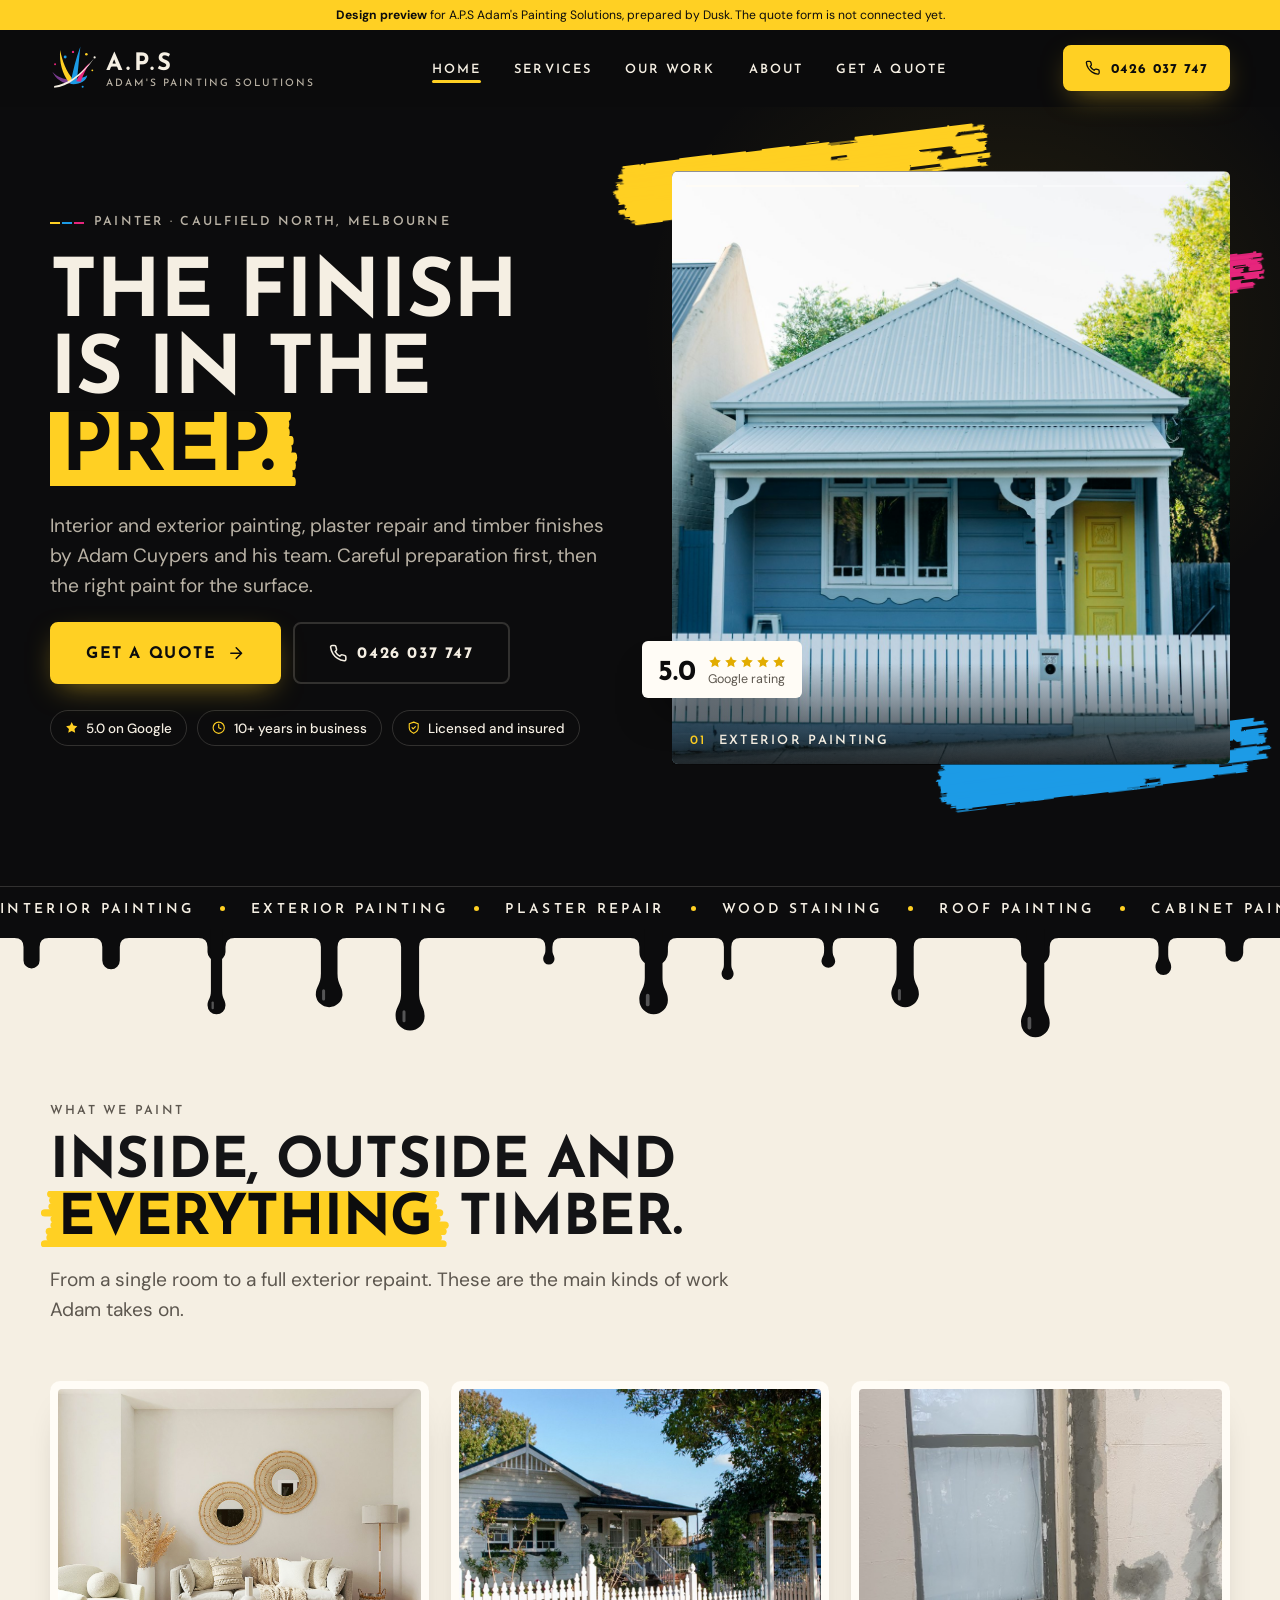
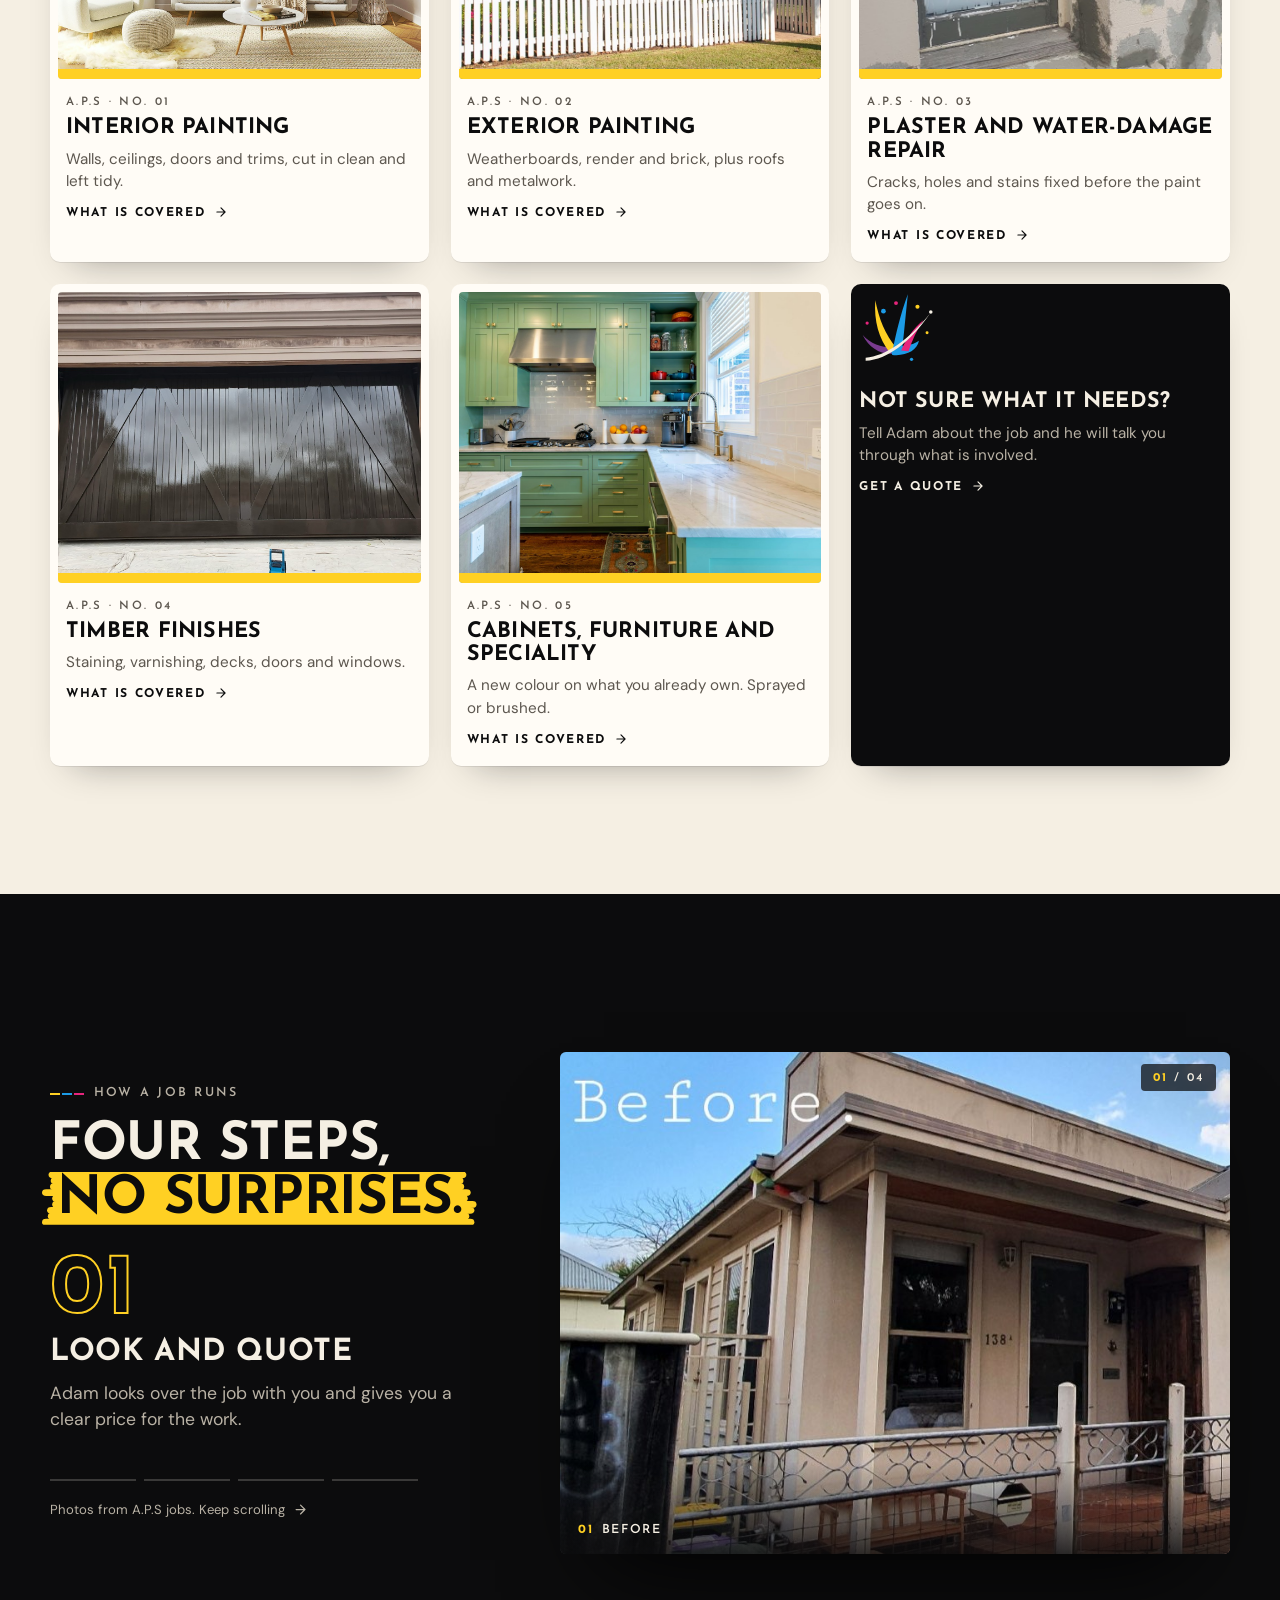
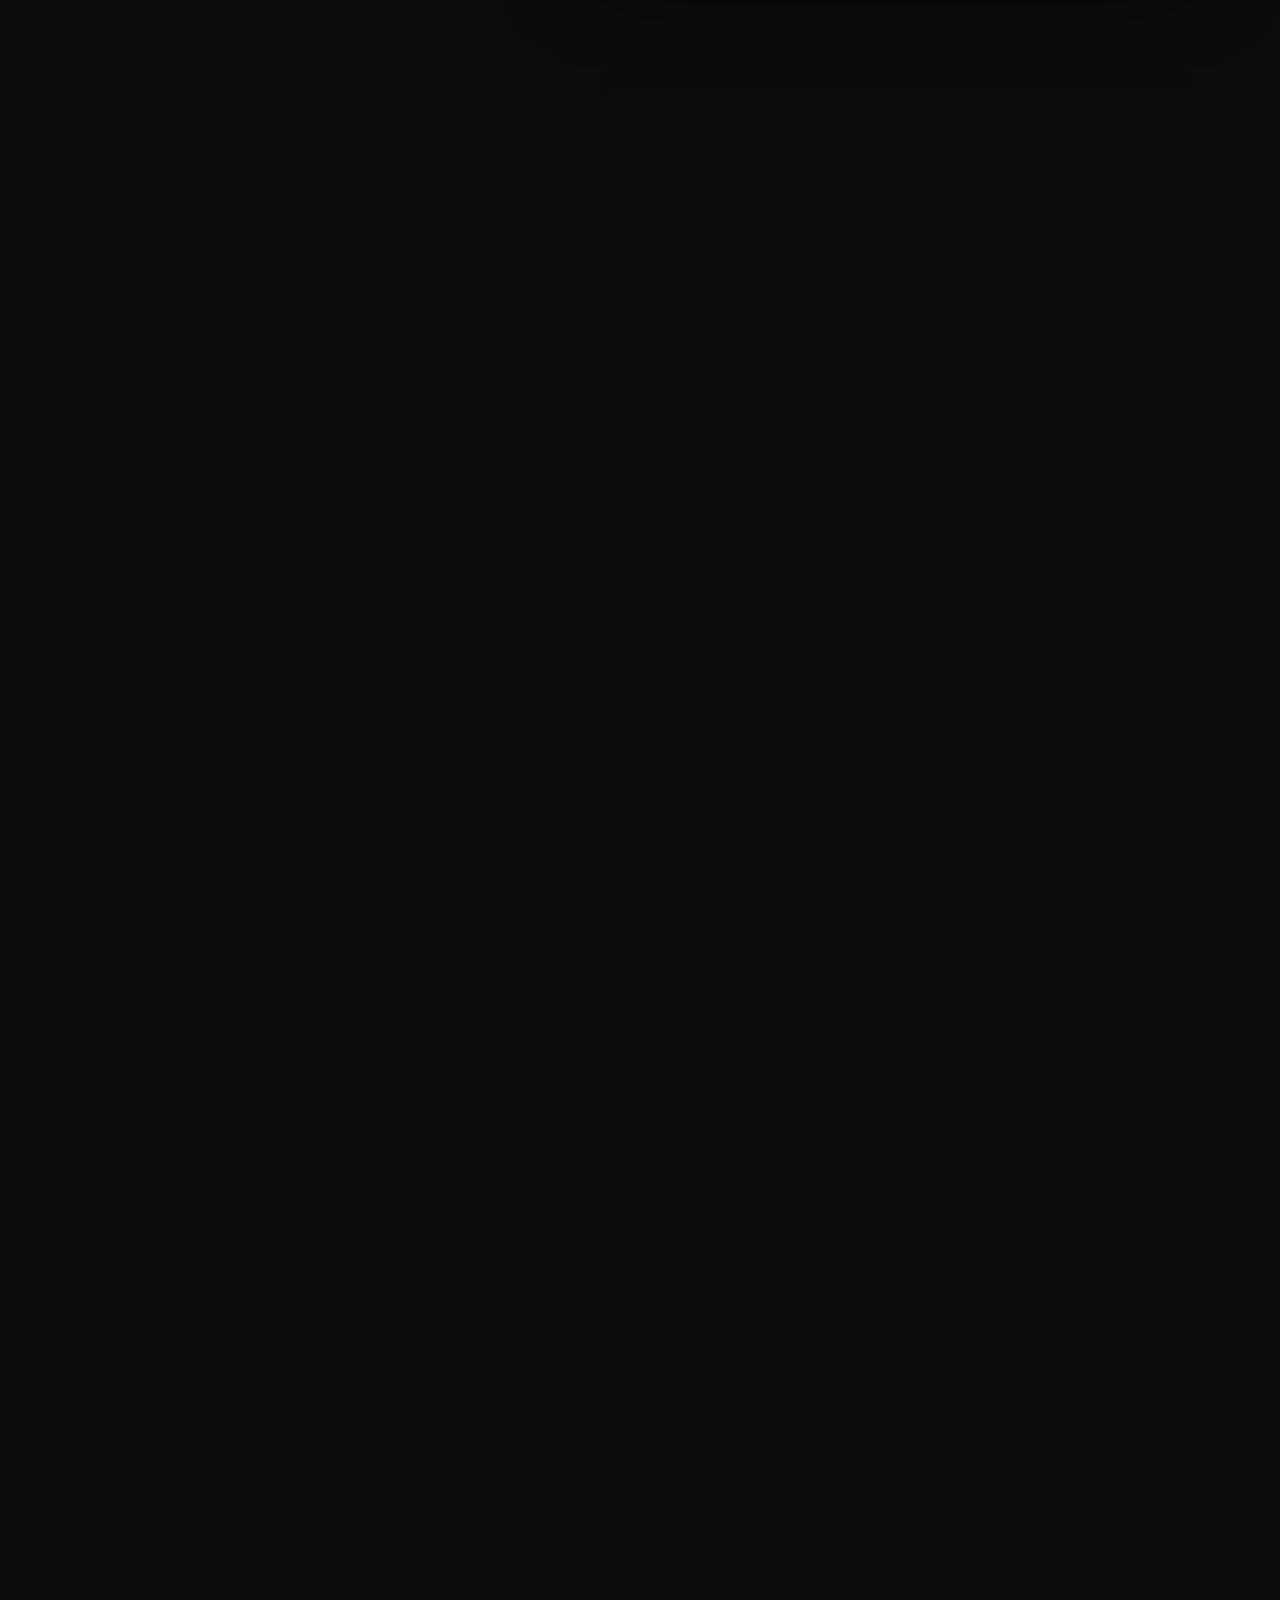
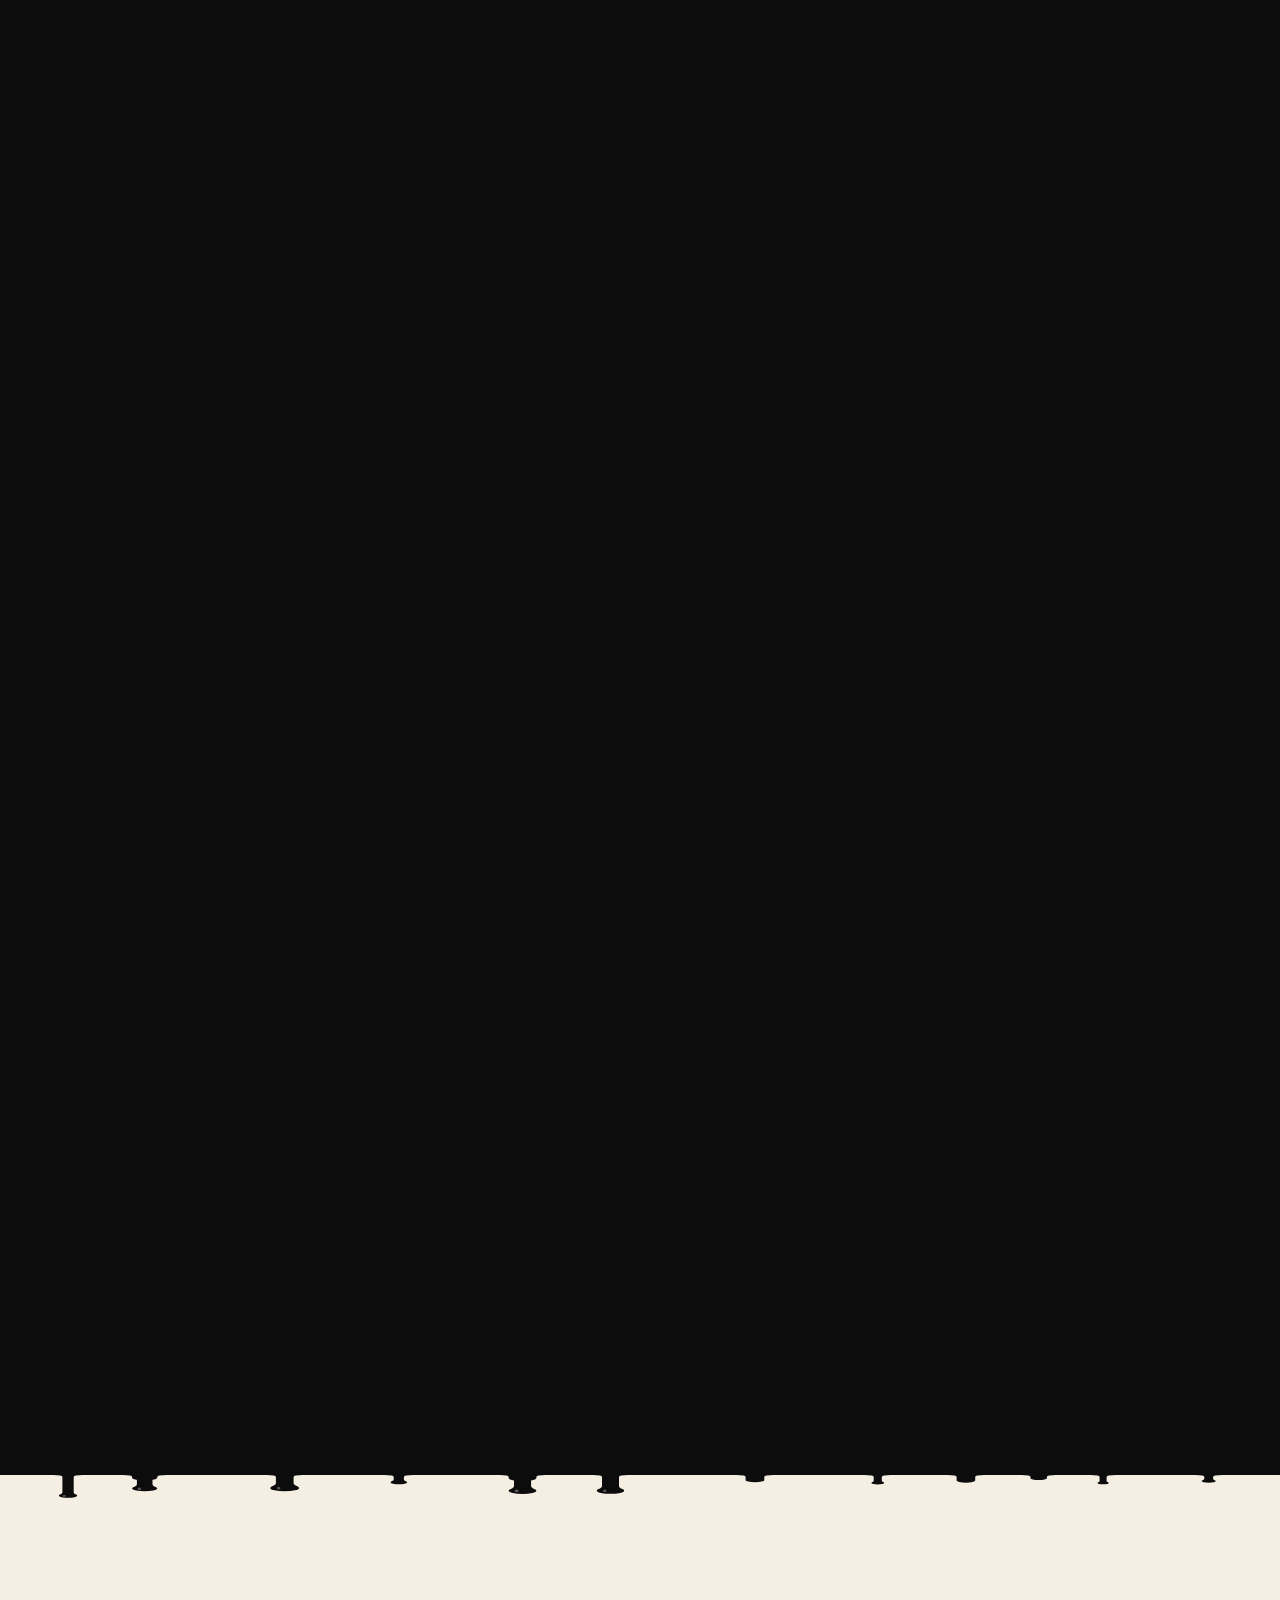
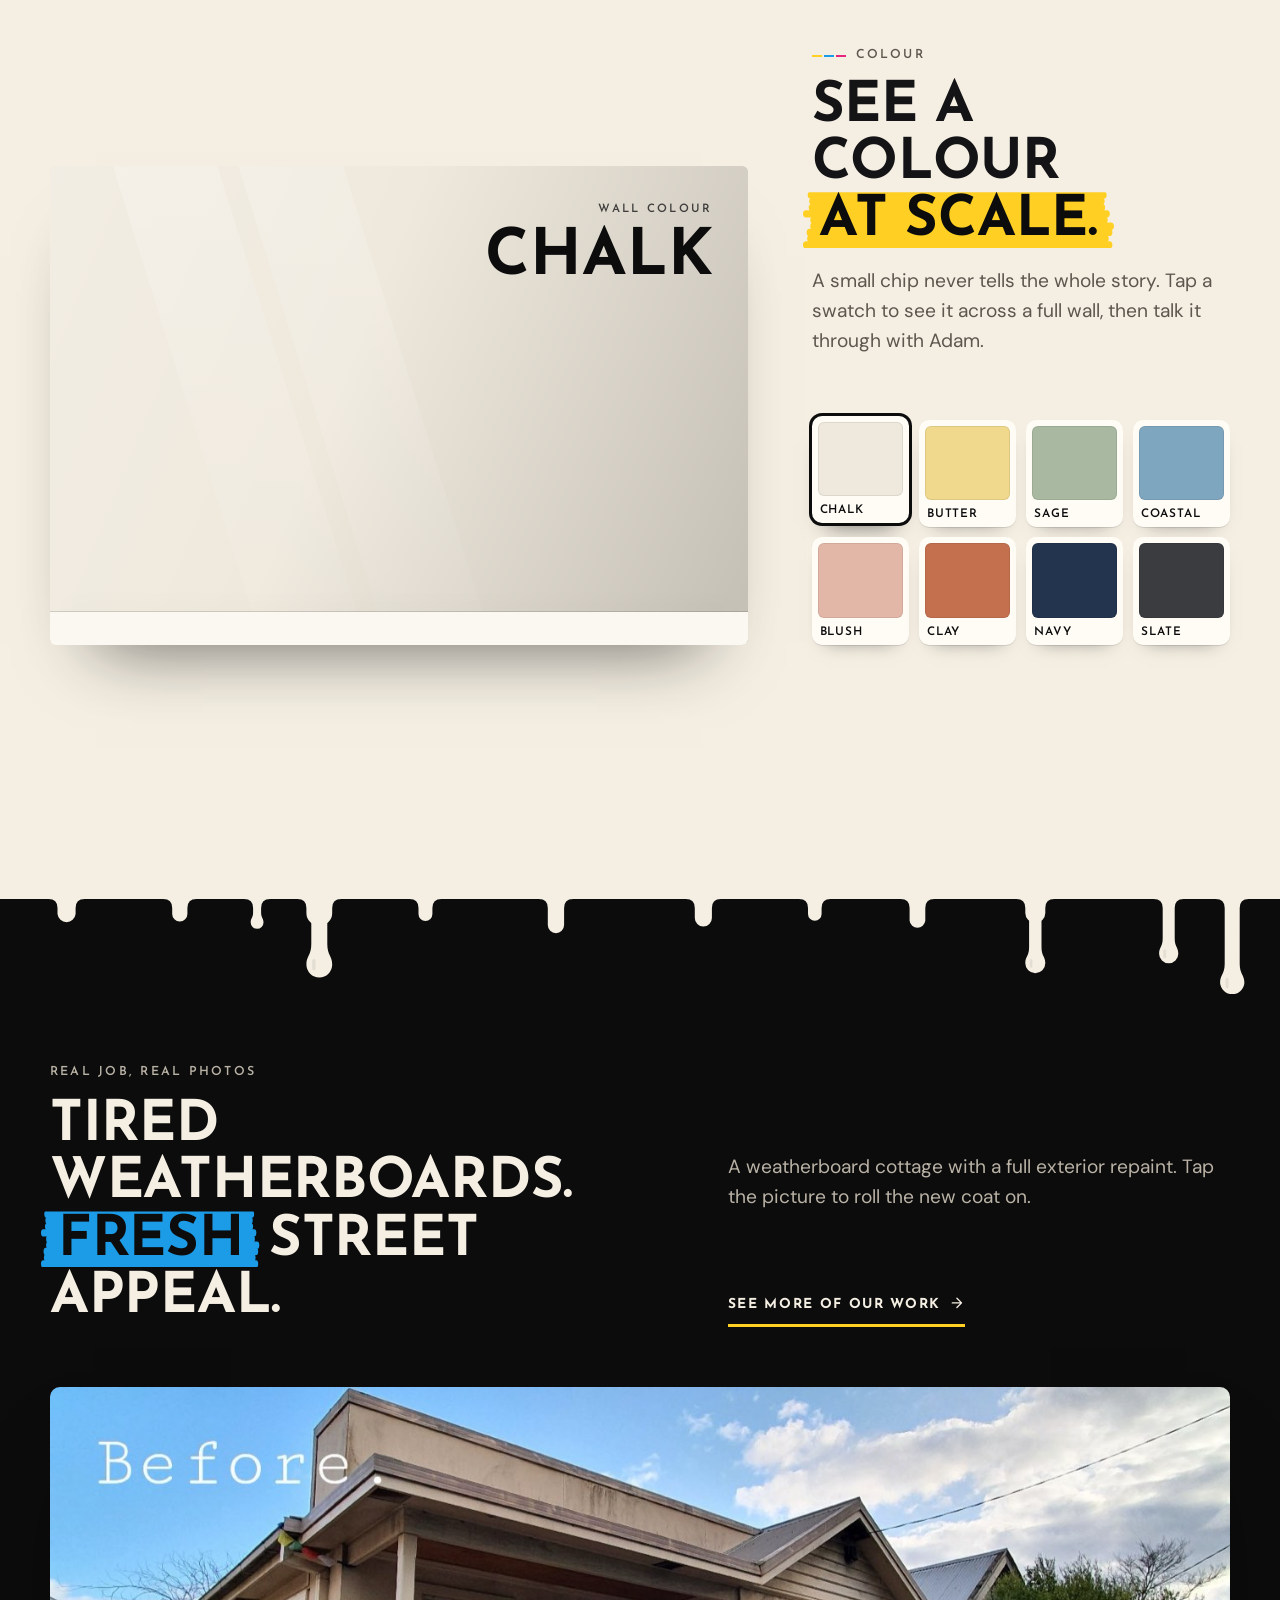
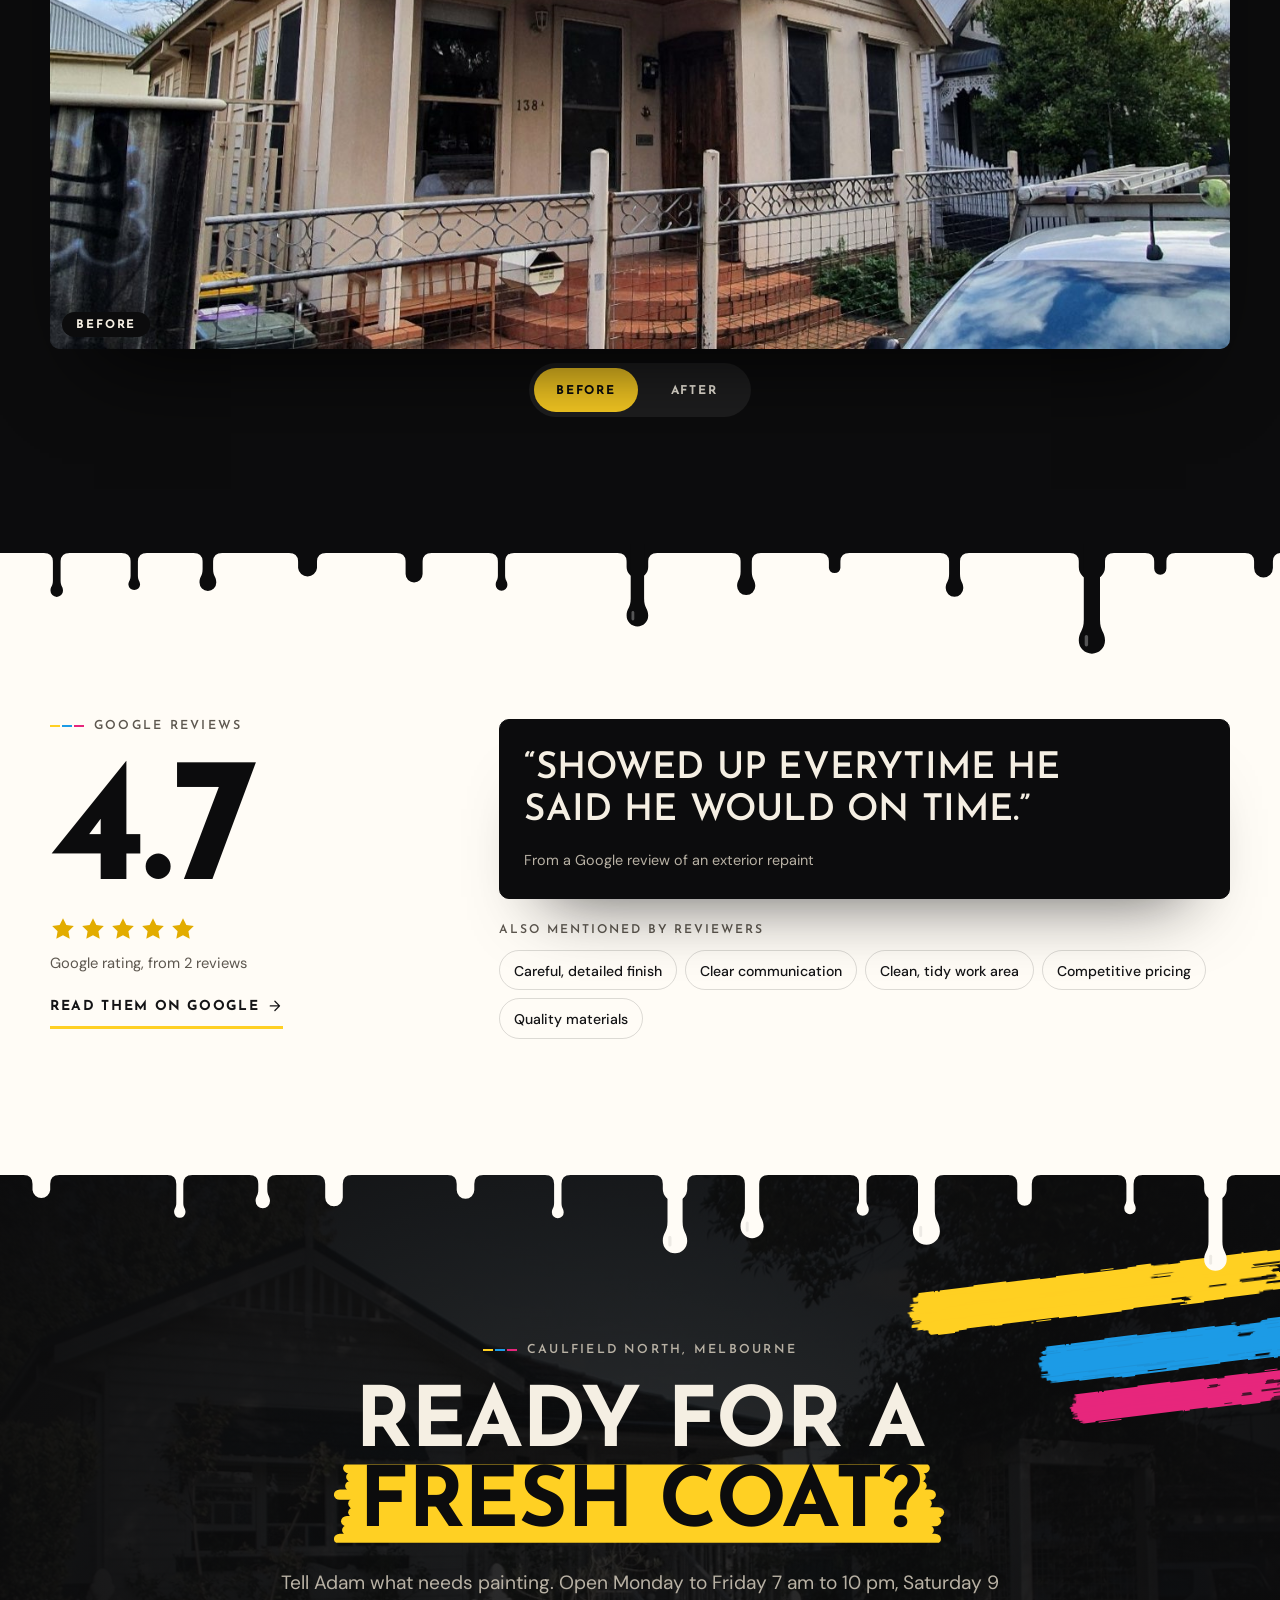
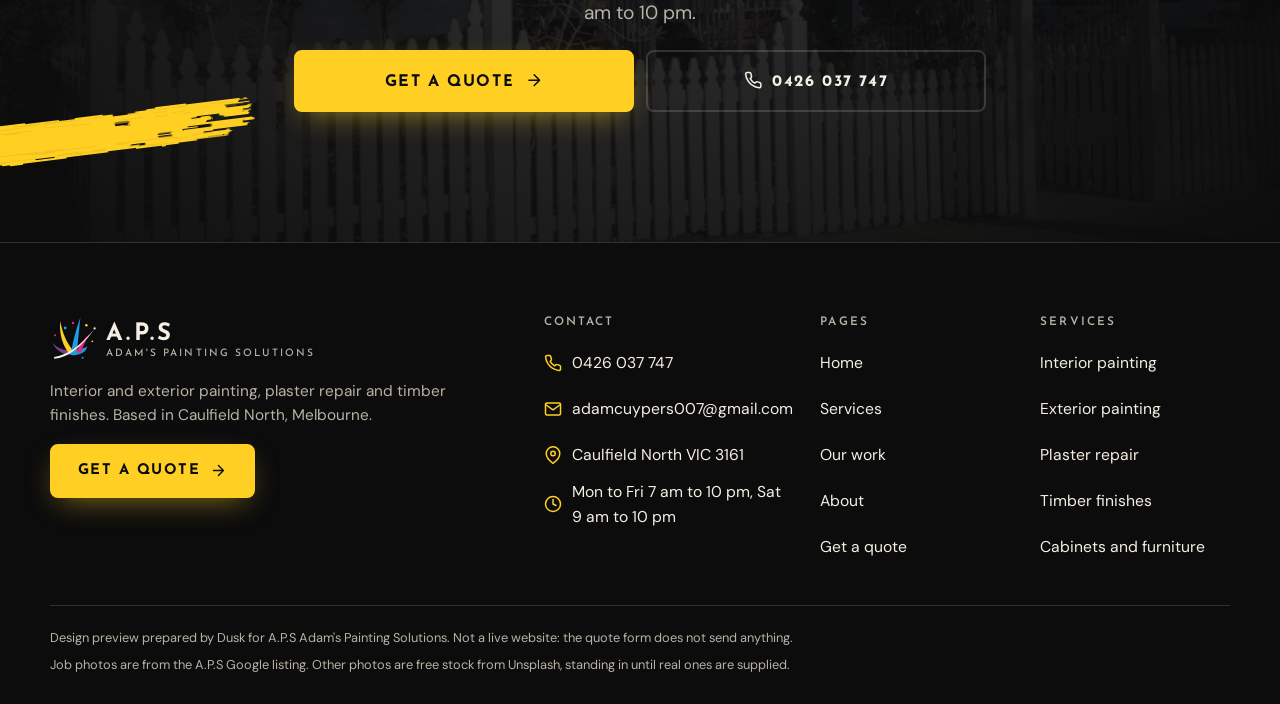
<file: index.html>
<!doctype html>
<html lang="en-AU">
<head>
<meta charset="utf-8">
<meta name="viewport" content="width=device-width, initial-scale=1, viewport-fit=cover">
<title>A.P.S Adam&#39;s Painting Solutions | Painter in Caulfield North, Melbourne</title>
<meta name="description" content="A.P.S Adam&#39;s Painting Solutions. Interior and exterior painting, plaster repair and timber finishes in Caulfield North, Melbourne. Call 0426 037 747.">
<meta name="robots" content="noindex, nofollow">
<meta name="theme-color" content="#0c0c0d">
<meta name="format-detection" content="telephone=no">
<link rel="icon" href="assets/favicon.svg" type="image/svg+xml">
<link rel="preconnect" href="https://fonts.googleapis.com">
<link rel="preconnect" href="https://fonts.gstatic.com" crossorigin>
<link href="https://fonts.googleapis.com/css2?family=DM+Sans:opsz,wght@9..40,400;9..40,500;9..40,700&amp;family=Josefin+Sans:wght@500;600;700&amp;display=swap" rel="stylesheet">
<link rel="stylesheet" href="assets/css/site.css?v=5">
<script>
(function(){var r=document.documentElement,p=false;r.classList.add('js');
try{var s=sessionStorage,m=matchMedia('(prefers-reduced-motion: reduce)').matches;
var n=(performance.getEntriesByType&&performance.getEntriesByType('navigation')[0])||{},t=n.type||'navigate';
var inside=!!s.getItem('aps-nav');s.removeItem('aps-nav');
if(!inside&&t==='navigate'&&document.referrer){try{inside=new URL(document.referrer).origin===location.origin}catch(e){}}
if(t==='back_forward')inside=true;
if(t==='reload')inside=false;
p=!m&&(!inside||/[?&]intro=1/.test(location.search));
if(/[?&]intro=0/.test(location.search))p=false;
if(!p&&!m&&inside)r.classList.add('wipe-in');}catch(e){}
r.classList.add(p?'has-intro':'no-intro');if(p)r.classList.add('intro-lock');
setTimeout(function(){if(!window.__aps)r.classList.remove('js','has-intro','intro-lock','wipe-in')},6000);
// if a newer version has been published than the copy this browser kept, load the new one once
try{var B='5';fetch('version.txt?'+Date.now(),{cache:'no-store'}).then(function(x){return x.ok?x.text():''}).then(function(t){t=(t||'').trim();
if(/^\d+$/.test(t)&&t!==B&&!new RegExp('[?&]r='+t+'(&|$)').test(location.search)){location.replace(location.pathname+'?r='+t+location.hash)}}).catch(function(){})}catch(e){}
})();
</script>
</head>
<body>
<a class="skip" href="#main">Skip to content</a>
<svg class="sr" aria-hidden="true" focusable="false" width="0" height="0"><defs>
<symbol id="i-phone" viewBox="0 0 24 24"><path d="M22 16.92v3a2 2 0 0 1-2.18 2 19.79 19.79 0 0 1-8.63-3.07 19.5 19.5 0 0 1-6-6 19.79 19.79 0 0 1-3.07-8.67A2 2 0 0 1 4.11 2h3a2 2 0 0 1 2 1.72 12.84 12.84 0 0 0 .7 2.81 2 2 0 0 1-.45 2.11L8.09 9.91a16 16 0 0 0 6 6l1.27-1.27a2 2 0 0 1 2.11-.45 12.84 12.84 0 0 0 2.81.7A2 2 0 0 1 22 16.92z"/></symbol>
<symbol id="i-arrow" viewBox="0 0 24 24"><path d="M5 12h14M12 5l7 7-7 7"/></symbol>
<symbol id="i-check" viewBox="0 0 24 24"><path d="M20 6L9 17l-5-5"/></symbol>
<symbol id="i-star" viewBox="0 0 24 24"><path fill="currentColor" stroke="none" d="M12 2l3.09 6.26L22 9.27l-5 4.87 1.18 6.88L12 17.77l-6.18 3.25L7 14.14 2 9.27l6.91-1.01L12 2z"/></symbol>
<symbol id="i-pin" viewBox="0 0 24 24"><path d="M21 10c0 7-9 13-9 13s-9-6-9-13a9 9 0 0 1 18 0z"/><circle cx="12" cy="10" r="3"/></symbol>
<symbol id="i-clock" viewBox="0 0 24 24"><circle cx="12" cy="12" r="10"/><path d="M12 6v6l4 2"/></symbol>
<symbol id="i-mail" viewBox="0 0 24 24"><path d="M4 4h16a2 2 0 0 1 2 2v12a2 2 0 0 1-2 2H4a2 2 0 0 1-2-2V6a2 2 0 0 1 2-2z"/><path d="M22 6l-10 7L2 6"/></symbol>
<symbol id="i-x" viewBox="0 0 24 24"><path d="M18 6L6 18M6 6l12 12"/></symbol>
<symbol id="i-left" viewBox="0 0 24 24"><path d="M15 18l-6-6 6-6"/></symbol>
<symbol id="i-right" viewBox="0 0 24 24"><path d="M9 18l6-6-6-6"/></symbol>
<symbol id="i-shield" viewBox="0 0 24 24"><path d="M12 22s8-4 8-10V5l-8-3-8 3v7c0 6 8 10 8 10z"/><path d="M9 12l2 2 4-4"/></symbol>
<symbol id="brush" viewBox="0 0 600 90" preserveAspectRatio="none"><rect x="22" y="-0.6" width="319" height="7.2" rx="3.6"/><rect x="380" y="-0.6" width="183" height="7.2" rx="3.6"/><rect x="18" y="5.4" width="562" height="7.2" rx="3.6"/><rect x="11" y="11.4" width="527" height="7.2" rx="3.6"/><rect x="17" y="17.4" width="566" height="7.2" rx="3.6"/><rect x="7" y="23.4" width="334" height="7.2" rx="3.6"/><rect x="365" y="23.4" width="203" height="7.2" rx="3.6"/><rect x="10" y="29.4" width="468" height="7.2" rx="3.6"/><rect x="527" y="29.4" width="52" height="7.2" rx="3.6"/><rect x="3" y="35.4" width="509" height="7.2" rx="3.6"/><rect x="532" y="35.4" width="46" height="7.2" rx="3.6"/><rect x="5" y="41.4" width="498" height="7.2" rx="3.6"/><rect x="8" y="47.4" width="577" height="7.2" rx="3.6"/><rect x="8" y="53.4" width="452" height="7.2" rx="3.6"/><rect x="507" y="53.4" width="57" height="7.2" rx="3.6"/><rect x="18" y="59.4" width="398" height="7.2" rx="3.6"/><rect x="438" y="59.4" width="139" height="7.2" rx="3.6"/><rect x="6" y="65.4" width="489" height="7.2" rx="3.6"/><rect x="14" y="71.4" width="529" height="7.2" rx="3.6"/><rect x="21" y="77.4" width="342" height="7.2" rx="3.6"/><rect x="388" y="77.4" width="151" height="7.2" rx="3.6"/><rect x="29" y="83.4" width="453" height="7.2" rx="3.6"/></symbol><filter id="rough" x="-4%" y="-25%" width="108%" height="150%"><feTurbulence type="fractalNoise" baseFrequency="0.018 0.42" numOctaves="2" seed="4" result="n"/><feDisplacementMap in="SourceGraphic" in2="n" scale="7" xChannelSelector="R" yChannelSelector="G"/></filter>
</defs></svg>
<div class="intro" id="intro">
  <div class="intro-paint" aria-hidden="true"><i style="--c:var(--yellow)"></i><i style="--c:var(--blue)"></i><i style="--c:var(--pink)"></i></div>
  <div class="intro-cols" aria-hidden="true"><i style="--c:var(--yellow)"></i><i style="--c:var(--blue)"></i><i style="--c:var(--pink)"></i></div>
  <div class="intro-brand" aria-hidden="true">
    <svg class="intro-mark" viewBox="0 0 100 100" aria-hidden="true" focusable="false">
<path class="s" style="--i:0" fill="#7a3b8f" d="M48 83C31 86 14 76 5 58c11 12 27 18 44 17z"/>
<path class="s" style="--i:1" fill="#ffd023" d="M41 81C27 63 20 39 22 11c5 25 13 46 29 65z"/>
<path class="s" style="--i:2" fill="#1c9be6" d="M45 81c5-25 11-51 21-78-3 28-5 53-8 77z"/>
<path class="s" style="--i:3" fill="#1c9be6" d="M43 79c13-8 28-5 38-13-2 13-18 21-36 19z"/>
<path class="s" style="--i:4" fill="#e6257c" d="M57 79c7-16 17-30 30-41-9 14-15 27-20 42z"/>
<path class="s" style="--i:5" fill="currentColor" d="M9 89c27-3 57-23 87-60C69 68 39 91 9 93z"/>
<circle class="d" style="--i:0" fill="#1c9be6" cx="33" cy="26" r="3.2"/>
<circle class="d" style="--i:1" fill="#e6257c" cx="50" cy="15" r="2.6"/>
<circle class="d" style="--i:2" fill="#ffd023" cx="79" cy="20" r="2.8"/>
<circle class="d" style="--i:3" fill="#e6257c" cx="11" cy="42" r="2.2"/>
<circle class="d" style="--i:4" fill="#ffd023" cx="92" cy="55" r="2"/>
<circle class="d" style="--i:5" fill="#1c9be6" cx="71" cy="91" r="2.2"/>
<circle class="d" style="--i:6" fill="currentColor" cx="97" cy="27" r="2.4"/>
</svg>
    <div class="intro-name">
      <span class="intro-aps"><span>A.P.S</span></span>
      <span class="intro-full"><span>Adam&#39;s Painting Solutions</span></span>
      <span class="intro-rule"></span>
      <span class="intro-loc">Caulfield North &middot; Melbourne</span>
    </div>
  </div>
  <button class="intro-skip" type="button">Skip intro</button>
</div>
<div class="wipe" aria-hidden="true"><i style="--c:var(--yellow);--i:0"></i><i style="--c:var(--blue);--i:1"></i><i style="--c:var(--pink);--i:2"></i></div>
<div class="preview-strip"><b>Design preview</b> for A.P.S Adam&#39;s Painting Solutions, prepared by Dusk. The quote form is not connected yet.</div>
<header class="hdr">
  <div class="wrap hdr-in">
    <a class="logo" href="index.html" aria-label="A.P.S Adam&#39;s Painting Solutions, home"><svg class="logo-mark" viewBox="0 0 100 100" aria-hidden="true" focusable="false">
<path fill="#7a3b8f" d="M48 83C31 86 14 76 5 58c11 12 27 18 44 17z"/>
<path fill="#ffd023" d="M41 81C27 63 20 39 22 11c5 25 13 46 29 65z"/>
<path fill="#1c9be6" d="M45 81c5-25 11-51 21-78-3 28-5 53-8 77z"/>
<path fill="#1c9be6" d="M43 79c13-8 28-5 38-13-2 13-18 21-36 19z"/>
<path fill="#e6257c" d="M57 79c7-16 17-30 30-41-9 14-15 27-20 42z"/>
<path fill="currentColor" d="M9 89c27-3 57-23 87-60C69 68 39 91 9 93z"/>
<circle fill="#1c9be6" cx="33" cy="26" r="3.2"/>
<circle fill="#e6257c" cx="50" cy="15" r="2.6"/>
<circle fill="#ffd023" cx="79" cy="20" r="2.8"/>
<circle fill="#e6257c" cx="11" cy="42" r="2.2"/>
<circle fill="#ffd023" cx="92" cy="55" r="2"/>
<circle fill="#1c9be6" cx="71" cy="91" r="2.2"/>
<circle fill="currentColor" cx="97" cy="27" r="2.4"/>
</svg><span class="logo-txt"><b>A.P.S</b><i>Adam&#39;s Painting Solutions</i></span></a>
    <nav class="nav" aria-label="Main">
      <a href="index.html" aria-current="page">Home</a><a href="services.html">Services</a><a href="work.html">Our work</a><a href="about.html">About</a><a href="contact.html">Get a quote</a>
    </nav>
    <a class="btn btn-y hdr-call" href="tel:+61426037747"><svg class="ico" aria-hidden="true" focusable="false"><use href="#i-phone"/></svg>0426 037 747</a>
    <button class="burger" type="button" aria-label="Open menu" aria-expanded="false" aria-controls="menu"><span></span><span></span><span></span></button>
  </div>
</header>
<div class="menu" id="menu">
  <nav class="menu-list" aria-label="Menu">
    <a href="index.html" style="--c:var(--yellow);--i:0" aria-current="page">Home</a><a href="services.html" style="--c:var(--blue);--i:1">Services</a><a href="work.html" style="--c:var(--pink);--i:2">Our work</a><a href="about.html" style="--c:var(--plum);--i:3">About</a>
    <a href="contact.html" style="--c:var(--yellow);--i:4">Get a quote</a>
  </nav>
  <div class="menu-foot">
    <a class="btn btn-y btn-block" href="tel:+61426037747"><svg class="ico" aria-hidden="true" focusable="false"><use href="#i-phone"/></svg>Call 0426 037 747</a>
    <p>Mon to Fri 7 am to 10 pm &middot; Sat 9 am to 10 pm</p>
  </div>
</div>
<main id="main">
<section class="hero">
  <div class="wrap hero-grid">
    <div class="hero-copy">
      <p class="kicker" data-h style="--i:0"><span class="dots"></span>Painter &middot; Caulfield North, Melbourne</p>
      <h1 class="hero-title"><span class="line"><span>The finish</span></span><span class="line"><span>is in the</span></span><span class="line"><span><em class="stroke">prep.</em></span></span></h1>
      <p class="lede" data-h style="--i:1">Interior and exterior painting, plaster repair and timber finishes by Adam Cuypers and his team. Careful preparation first, then the right paint for the surface.</p>
      <div class="hero-cta" data-h style="--i:2">
        <a class="btn btn-y btn-lg" href="contact.html">Get a quote <svg class="ico" aria-hidden="true" focusable="false"><use href="#i-arrow"/></svg></a>
        <a class="btn btn-ghost btn-lg" href="tel:+61426037747"><svg class="ico" aria-hidden="true" focusable="false"><use href="#i-phone"/></svg>0426 037 747</a>
      </div>
      <ul class="hero-proof" data-h style="--i:3">
        <li><svg class="ico" aria-hidden="true" focusable="false"><use href="#i-star"/></svg>5.0 on Google</li>
        <li><svg class="ico" aria-hidden="true" focusable="false"><use href="#i-clock"/></svg>10+ years in business</li>
        <li><svg class="ico" aria-hidden="true" focusable="false"><use href="#i-shield"/></svg>Licensed and insured</li>
      </ul>
    </div>
    <div class="hero-media">
      <div class="show-wrap"><span class="brush brush--y" style="--i:0" aria-hidden="true"><svg viewBox="0 0 600 90" preserveAspectRatio="none" focusable="false"><use href="#brush" fill="currentColor"/></svg></span><span class="brush brush--b" style="--i:1" aria-hidden="true"><svg viewBox="0 0 600 90" preserveAspectRatio="none" focusable="false"><use href="#brush" fill="currentColor"/></svg></span><span class="brush brush--p" style="--i:2" aria-hidden="true"><svg viewBox="0 0 600 90" preserveAspectRatio="none" focusable="false"><use href="#brush" fill="currentColor"/></svg></span>
      <div class="show" data-show>
        <figure class="show-slide is-on">
          <img src="assets/stock/cottage-blue.jpg" alt="A freshly painted blue weatherboard cottage with a yellow front door" width="1200" height="1200" decoding="async" style="--pos:50% 60%">
          <figcaption><span>01</span>Exterior painting</figcaption>
        </figure>
        <figure class="show-slide">
          <img src="assets/stock/living-cream.jpg" alt="A bright living room with freshly painted cream walls" width="1400" height="1025" decoding="async">
          <figcaption><span>02</span>Interior painting</figcaption>
        </figure>
        <figure class="show-slide">
          <img src="assets/photos/garage-after.jpg" alt="A timber garage door refinished to a deep gloss by A.P.S" width="1400" height="1050" decoding="async">
          <figcaption><span>03</span>Timber finishes</figcaption>
        </figure>
        <span class="show-line" aria-hidden="true"></span>
        <div class="show-bar" aria-hidden="true"><i class="is-on"></i><i></i><i></i></div>
      </div>
      </div>
      <p class="hero-rating"><b>5.0</b><span><span class="stars" role="img" aria-label="5 out of 5 stars"><svg class="ico" aria-hidden="true" focusable="false"><use href="#i-star"/></svg><svg class="ico" aria-hidden="true" focusable="false"><use href="#i-star"/></svg><svg class="ico" aria-hidden="true" focusable="false"><use href="#i-star"/></svg><svg class="ico" aria-hidden="true" focusable="false"><use href="#i-star"/></svg><svg class="ico" aria-hidden="true" focusable="false"><use href="#i-star"/></svg></span>Google rating</span></p>
    </div>
  </div>
</section>

<div class="ticker" aria-hidden="true">
  <div class="ticker-track"><ul><li>Interior painting</li><li>Exterior painting</li><li>Plaster repair</li><li>Wood staining</li><li>Roof painting</li><li>Cabinet painting</li><li>Deck painting</li><li>Spray painting</li><li>Water-damage repair</li><li>Door painting</li><li>Wood varnishing</li><li>Metal painting</li></ul><ul><li>Interior painting</li><li>Exterior painting</li><li>Plaster repair</li><li>Wood staining</li><li>Roof painting</li><li>Cabinet painting</li><li>Deck painting</li><li>Spray painting</li><li>Water-damage repair</li><li>Door painting</li><li>Wood varnishing</li><li>Metal painting</li></ul></div>
</div>

<section class="sec sec--paper has-drips" id="services">
  <div class="drips-wrap" aria-hidden="true"><svg class="drips" data-r viewBox="0 0 1440 124" preserveAspectRatio="none" focusable="false"><path d="M0 0H1440V9L1393.6 9Q1384.6 9 1384.6 18L1384.6 29.4A7.1 7.1 0 0 1 1370.3 29.4L1370.3 18Q1370.3 9 1361.3 9L1252.2 9Q1243.2 9 1243.2 18L1243.2 24.0A8.8 8.8 0 0 1 1225.6 24.0L1225.6 18Q1225.6 9 1216.6 9L1177.2 9Q1168.2 9 1168.2 18L1168.2 25.6C1168.2 32.7 1171.2 32.7 1171.2 38.2A7.8 7.8 0 0 1 1155.5 38.2C1155.5 32.7 1158.5 32.7 1158.5 25.6L1158.5 18Q1158.5 9 1149.5 9L1058.7 9Q1049.7 9 1049.7 18L1049.7 23.0A14.3 14.3 0 0 1 1021.1 23.0L1021.1 18Q1021.1 9 1012.1 9L922.7 9Q913.7 9 913.7 18L913.7 43.6C913.7 55.9 918.9 55.9 918.9 65.6A13.8 13.8 0 0 1 891.4 65.6C891.4 55.9 896.6 55.9 896.6 43.6L896.6 18Q896.6 9 887.6 9L841.6 9Q832.6 9 832.6 18L832.6 21.7C832.6 27.9 835.2 27.9 835.2 32.7A6.9 6.9 0 0 1 821.5 32.7C821.5 27.9 824.1 27.9 824.1 21.7L824.1 18Q824.1 9 815.1 9L740.3 9Q731.3 9 731.3 18L731.3 35.5C731.3 40.9 733.6 40.9 733.6 45.1A6.0 6.0 0 0 1 721.6 45.1C721.6 40.9 723.9 40.9 723.9 35.5L723.9 18Q723.9 9 714.9 9L676.9 9Q667.9 9 667.9 18L667.9 23.0A14.2 14.2 0 0 1 639.4 23.0L639.4 18Q639.4 9 630.4 9L561.4 9Q552.4 9 552.4 18L552.4 20.9C552.4 26.0 554.5 26.0 554.5 29.9A5.6 5.6 0 0 1 543.2 29.9C543.2 26.0 545.4 26.0 545.4 20.9L545.4 18Q545.4 9 536.4 9L428.1 9Q419.1 9 419.1 18L419.1 63.8C419.1 76.9 424.6 76.9 424.6 87.0A14.5 14.5 0 0 1 395.6 87.0C395.6 76.9 401.1 76.9 401.1 63.8L401.1 18Q401.1 9 392.1 9L346.5 9Q337.5 9 337.5 18L337.5 44.5C337.5 56.5 342.5 56.5 342.5 65.9A13.4 13.4 0 0 1 315.8 65.9C315.8 56.5 320.9 56.5 320.9 44.5L320.9 18Q320.9 9 311.9 9L234.5 9Q225.5 9 225.5 18L225.5 23.0A9.0 9.0 0 0 1 207.5 23.0L207.5 18Q207.5 9 198.5 9L128.8 9Q119.8 9 119.8 18L119.8 31.6A8.7 8.7 0 0 1 102.3 31.6L102.3 18Q102.3 9 93.3 9L48.6 9Q39.6 9 39.6 18L39.6 31.4A8.0 8.0 0 0 1 23.5 31.4L23.5 18Q23.5 9 14.5 9L0 9z"/><g class="drips-run" style="--i:0"><path d="M1044.3 0L1044.3 71.1C1044.3 84.0 1049.7 84.0 1049.7 94.0A14.3 14.3 0 0 1 1021.1 94.0C1021.1 84.0 1026.5 84.0 1026.5 71.1L1026.5 0z"/><path class="drips-gloss" d="M1029.4 89.7v8.9" stroke-width="3.7"/></g><g class="drips-run" style="--i:1"><path d="M662.5 0L662.5 48.2C662.5 61.0 667.9 61.0 667.9 71.0A14.2 14.2 0 0 1 639.4 71.0C639.4 61.0 644.8 61.0 644.8 48.2L644.8 0z"/><path class="drips-gloss" d="M647.7 66.7v8.8" stroke-width="3.7"/></g><g class="drips-run" style="--i:2"><path d="M222.1 0L222.1 61.9C222.1 70.0 225.5 70.0 225.5 76.3A9.0 9.0 0 0 1 207.5 76.3C207.5 70.0 210.9 70.0 210.9 61.9L210.9 0z"/><path class="drips-gloss" d="M212.7 73.6v5.6" stroke-width="2.3"/></g><path class="drips-gloss" stroke-width="3" d="M899.4 61.4v8.5M404.0 82.7v9.0M323.6 61.8v8.3"/><circle class="drips-drop" cx="1035.4" cy="111.3" r="7.2"/></svg></div>
  <div class="wrap">
    <div class="sec-head" data-r>
      <p class="kicker">What we paint</p>
      <h2 class="h2">Inside, outside and <span class="stroke">everything</span> timber.</h2>
      <p class="lede">From a single room to a full exterior repaint. These are the main kinds of work Adam takes on.</p>
    </div>
    <div class="swatches">
      <a class="swatch" href="services.html#interior" style="--c:var(--yellow);--i:0" data-r>
        <span class="swatch-img"><img src="assets/stock/living-cream.jpg" alt="A bright living room with freshly painted cream walls" width="1400" height="1025" loading="lazy" decoding="async"></span>
        <span class="swatch-body">
          <span class="swatch-no">A.P.S &middot; No. 01</span>
          <strong class="swatch-name">Interior painting</strong>
          <span class="swatch-desc">Walls, ceilings, doors and trims, cut in clean and left tidy.</span>
          <span class="swatch-go">What is covered <svg class="ico" aria-hidden="true" focusable="false"><use href="#i-arrow"/></svg></span>
        </span>
      </a>
      <a class="swatch" href="services.html#exterior" style="--c:var(--blue);--i:1" data-r>
        <span class="swatch-img"><img src="assets/stock/weatherboard-white.jpg" alt="A white weatherboard house behind a picket fence" width="1200" height="800" loading="lazy" decoding="async"></span>
        <span class="swatch-body">
          <span class="swatch-no">A.P.S &middot; No. 02</span>
          <strong class="swatch-name">Exterior painting</strong>
          <span class="swatch-desc">Weatherboards, render and brick, plus roofs and metalwork.</span>
          <span class="swatch-go">What is covered <svg class="ico" aria-hidden="true" focusable="false"><use href="#i-arrow"/></svg></span>
        </span>
      </a>
      <a class="swatch" href="services.html#repairs" style="--c:var(--pink);--i:2" data-r>
        <span class="swatch-img"><img src="assets/photos/render-repair.jpg" alt="Patched render around a window, ready for painting" width="788" height="1400" loading="lazy" decoding="async"></span>
        <span class="swatch-body">
          <span class="swatch-no">A.P.S &middot; No. 03</span>
          <strong class="swatch-name">Plaster and water-damage repair</strong>
          <span class="swatch-desc">Cracks, holes and stains fixed before the paint goes on.</span>
          <span class="swatch-go">What is covered <svg class="ico" aria-hidden="true" focusable="false"><use href="#i-arrow"/></svg></span>
        </span>
      </a>
      <a class="swatch" href="services.html#timber" style="--c:var(--plum);--i:0" data-r>
        <span class="swatch-img"><img src="assets/photos/garage-after.jpg" alt="A timber garage door refinished to a deep gloss" width="1400" height="1050" loading="lazy" decoding="async"></span>
        <span class="swatch-body">
          <span class="swatch-no">A.P.S &middot; No. 04</span>
          <strong class="swatch-name">Timber finishes</strong>
          <span class="swatch-desc">Staining, varnishing, decks, doors and windows.</span>
          <span class="swatch-go">What is covered <svg class="ico" aria-hidden="true" focusable="false"><use href="#i-arrow"/></svg></span>
        </span>
      </a>
      <a class="swatch" href="services.html#cabinets" style="--c:var(--yellow);--i:1" data-r>
        <span class="swatch-img"><img src="assets/stock/kitchen-green.jpg" alt="A kitchen with cabinets painted soft green" width="1400" height="862" loading="lazy" decoding="async"></span>
        <span class="swatch-body">
          <span class="swatch-no">A.P.S &middot; No. 05</span>
          <strong class="swatch-name">Cabinets, furniture and speciality</strong>
          <span class="swatch-desc">A new colour on what you already own. Sprayed or brushed.</span>
          <span class="swatch-go">What is covered <svg class="ico" aria-hidden="true" focusable="false"><use href="#i-arrow"/></svg></span>
        </span>
      </a>
      <a class="swatch swatch--ask" href="contact.html" style="--i:2" data-r>
        <svg class="logo-mark" viewBox="0 0 100 100" aria-hidden="true" focusable="false">
<path fill="#7a3b8f" d="M48 83C31 86 14 76 5 58c11 12 27 18 44 17z"/>
<path fill="#ffd023" d="M41 81C27 63 20 39 22 11c5 25 13 46 29 65z"/>
<path fill="#1c9be6" d="M45 81c5-25 11-51 21-78-3 28-5 53-8 77z"/>
<path fill="#1c9be6" d="M43 79c13-8 28-5 38-13-2 13-18 21-36 19z"/>
<path fill="#e6257c" d="M57 79c7-16 17-30 30-41-9 14-15 27-20 42z"/>
<path fill="currentColor" d="M9 89c27-3 57-23 87-60C69 68 39 91 9 93z"/>
<circle fill="#1c9be6" cx="33" cy="26" r="3.2"/>
<circle fill="#e6257c" cx="50" cy="15" r="2.6"/>
<circle fill="#ffd023" cx="79" cy="20" r="2.8"/>
<circle fill="#e6257c" cx="11" cy="42" r="2.2"/>
<circle fill="#ffd023" cx="92" cy="55" r="2"/>
<circle fill="#1c9be6" cx="71" cy="91" r="2.2"/>
<circle fill="currentColor" cx="97" cy="27" r="2.4"/>
</svg>
        <span class="swatch-body" style="padding:0">
          <strong class="swatch-name">Not sure what it needs?</strong>
          <span class="swatch-desc">Tell Adam about the job and he will talk you through what is involved.</span>
          <span class="swatch-go">Get a quote <svg class="ico" aria-hidden="true" focusable="false"><use href="#i-arrow"/></svg></span>
        </span>
      </a>
    </div>
    <p class="swipe-hint">Swipe for more <svg class="ico" aria-hidden="true" focusable="false"><use href="#i-arrow"/></svg></p>
  </div>
</section>

<section class="story" id="process" aria-labelledby="story-title">
  <div class="story-track">
    <div class="story-stage">
      <div class="wrap story-in">
        <div class="story-copy">
          <p class="kicker"><span class="dots"></span>How a job runs</p>
          <h2 class="h2" id="story-title">Four steps, <span class="stroke in">no surprises.</span></h2>
          <ol class="steps story-steps"><li class="step is-on"><h3 class="h3">Look and quote</h3><p>Adam looks over the job with you and gives you a clear price for the work.</p></li><li class="step"><h3 class="h3">Prep</h3><p>Surfaces are cleaned, sanded, filled and patched. Floors and furniture are covered.</p></li><li class="step"><h3 class="h3">Paint</h3><p>The right paint for each surface, put on in proper coats and cut in clean.</p></li><li class="step"><h3 class="h3">Walk-through</h3><p>You check the finish together before the job is called done.</p></li></ol>
          <div class="story-bars" aria-hidden="true"><i></i><i></i><i></i><i></i></div>
          <p class="story-hint">Photos from A.P.S jobs. Keep scrolling <svg class="ico" aria-hidden="true" focusable="false"><use href="#i-arrow"/></svg></p>
        </div>
        <div class="story-scene">
          <div class="sc-box">
            <figure class="sc-shot"><img src="assets/photos/house-before.jpg" alt="A weatherboard cottage before painting, with faded boards" loading="lazy" decoding="async" style="--pos:0% 50%"><figcaption><b>01</b>Before</figcaption></figure><figure class="sc-shot"><img src="assets/photos/hallway.jpg" alt="A hallway mid-job with drop sheets down over the floor" loading="lazy" decoding="async" style="--pos:40% 50%"><figcaption><b>02</b>Floors covered</figcaption></figure><figure class="sc-shot"><img src="assets/photos/window-during.jpg" alt="A timber sash window part-way through painting, with the glass masked" loading="lazy" decoding="async" style="--pos:50% 38%"><figcaption><b>03</b>Glass masked, frames under way</figcaption></figure><figure class="sc-shot"><img src="assets/photos/house-after.jpg" alt="The weatherboard cottage after painting, in fresh blue-grey with white trim" loading="lazy" decoding="async" style="--pos:50% 50%"><figcaption><b>04</b>Finished</figcaption></figure>
            <span class="sc-edge" aria-hidden="true"></span>
            <span class="sc-count" aria-hidden="true"><b>01</b> / 04</span>
          </div>
        </div>
      </div>
    </div>
  </div>
</section>

<section class="sec sec--paper has-drips" id="colours">
  <div class="drips-wrap" aria-hidden="true"><svg class="drips" data-r viewBox="0 0 1440 124" preserveAspectRatio="none" focusable="false"><path d="M0 0H1440V9L1364.5 9Q1355.5 9 1355.5 18L1355.5 24.0C1355.5 30.3 1358.2 30.3 1358.2 35.2A7.0 7.0 0 0 1 1344.2 35.2C1344.2 30.3 1346.8 30.3 1346.8 24.0L1346.8 18Q1346.8 9 1337.8 9L1222.1 9Q1213.1 9 1213.1 18L1213.1 25.6C1213.1 32.1 1215.8 32.1 1215.8 37.0A7.1 7.1 0 0 1 1201.6 37.0C1201.6 32.1 1204.3 32.1 1204.3 25.6L1204.3 18Q1204.3 9 1195.3 9L1115.6 9Q1106.6 9 1106.6 18L1106.6 36.4C1106.6 41.5 1108.8 41.5 1108.8 45.4A5.6 5.6 0 0 1 1097.5 45.4C1097.5 41.5 1099.6 41.5 1099.6 36.4L1099.6 18Q1099.6 9 1090.6 9L1055.9 9Q1046.9 9 1046.9 18L1046.9 24.0A8.2 8.2 0 0 1 1030.5 24.0L1030.5 18Q1030.5 9 1021.5 9L984.2 9Q975.2 9 975.2 18L975.2 34.6A9.3 9.3 0 0 1 956.6 34.6L956.6 18Q956.6 9 947.6 9L890.8 9Q881.8 9 881.8 18L881.8 34.9C881.8 40.8 884.3 40.8 884.3 45.3A6.5 6.5 0 0 1 871.3 45.3C871.3 40.8 873.7 40.8 873.7 34.9L873.7 18Q873.7 9 864.7 9L773.3 9Q764.3 9 764.3 18L764.3 32.4A9.3 9.3 0 0 1 745.6 32.4L745.6 18Q745.6 9 736.6 9L628.0 9Q619.0 9 619.0 18L619.0 59.1C619.0 71.4 624.2 71.4 624.2 81.0A13.7 13.7 0 0 1 596.8 81.0C596.8 71.4 602.0 71.4 602.0 59.1L602.0 18Q602.0 9 593.0 9L545.4 9Q536.4 9 536.4 18L536.4 23.0A13.8 13.8 0 0 1 508.7 23.0L508.7 18Q508.7 9 499.7 9L412.9 9Q403.9 9 403.9 18L403.9 29.6C403.9 37.0 407.1 37.0 407.1 42.8A8.2 8.2 0 0 1 390.6 42.8C390.6 37.0 393.7 37.0 393.7 29.6L393.7 18Q393.7 9 384.7 9L302.6 9Q293.6 9 293.6 18L293.6 45.9C293.6 58.8 299.0 58.8 299.0 68.8A14.3 14.3 0 0 1 270.4 68.8C270.4 58.8 275.9 58.8 275.9 45.9L275.9 18Q275.9 9 266.9 9L166.2 9Q157.2 9 157.2 18L157.2 23.0A12.6 12.6 0 0 1 132.1 23.0L132.1 18Q132.1 9 123.1 9L82.7 9Q73.7 9 73.7 18L73.7 89.2C73.7 97.4 77.2 97.4 77.2 103.8A9.1 9.1 0 0 1 58.9 103.8C58.9 97.4 62.4 97.4 62.4 89.2L62.4 18Q62.4 9 53.4 9L0 9z"/><g class="drips-run" style="--i:0"><path d="M531.1 0L531.1 58.9C531.1 71.4 536.4 71.4 536.4 81.1A13.8 13.8 0 0 1 508.7 81.1C508.7 71.4 514.0 71.4 514.0 58.9L514.0 0z"/><path class="drips-gloss" d="M516.7 76.9v8.6" stroke-width="3.6"/></g><g class="drips-run" style="--i:1"><path d="M152.5 0L152.5 51.5C152.5 62.8 157.2 62.8 157.2 71.6A12.6 12.6 0 0 1 132.1 71.6C132.1 62.8 136.9 62.8 136.9 51.5L136.9 0z"/><path class="drips-gloss" d="M139.4 67.9v7.8" stroke-width="3.3"/></g><path class="drips-gloss" stroke-width="3" d="M604.8 76.9v8.5M278.7 64.5v8.9M64.2 101.1v5.7"/><circle class="drips-drop" cx="522.6" cy="97.9" r="6.9"/></svg></div>
  <div class="wrap">
    <div class="viz" data-viz>
      <div class="viz-head" data-r>
        <p class="kicker"><span class="dots"></span>Colour</p>
        <h2 class="h2">See a colour <span class="stroke">at scale.</span></h2>
        <p class="lede">A small chip never tells the whole story. Tap a swatch to see it across a full wall, then talk it through with Adam.</p>
      </div>
      <div class="viz-room" data-r="left">
        <div class="board-face" role="img" aria-label="A wall panel shown in the selected colour">
          <i class="board-coat"></i><i class="board-light"></i>
          <p class="board-tag" aria-live="polite"><span>Wall colour</span><b class="board-name">Chalk</b></p>
        </div>
      </div>
      <div class="viz-chips" role="group" aria-label="Wall colours" data-r><button type="button" class="viz-chip is-on" style="--c:#efe9dd" data-c="#efe9dd" data-n="Chalk" aria-pressed="true"><i></i><span>Chalk</span></button><button type="button" class="viz-chip" style="--c:#f0d98c" data-c="#f0d98c" data-n="Butter" aria-pressed="false"><i></i><span>Butter</span></button><button type="button" class="viz-chip" style="--c:#a9b8a0" data-c="#a9b8a0" data-n="Sage" aria-pressed="false"><i></i><span>Sage</span></button><button type="button" class="viz-chip" style="--c:#7fa6bf" data-c="#7fa6bf" data-n="Coastal" aria-pressed="false"><i></i><span>Coastal</span></button><button type="button" class="viz-chip" style="--c:#e3b7a8" data-c="#e3b7a8" data-n="Blush" aria-pressed="false"><i></i><span>Blush</span></button><button type="button" class="viz-chip" style="--c:#c4704f" data-c="#c4704f" data-n="Clay" aria-pressed="false"><i></i><span>Clay</span></button><button type="button" class="viz-chip" style="--c:#22344e" data-c="#22344e" data-n="Navy" aria-pressed="false"><i></i><span>Navy</span></button><button type="button" class="viz-chip" style="--c:#3a3c40" data-c="#3a3c40" data-n="Slate" aria-pressed="false"><i></i><span>Slate</span></button></div>
      <div class="viz-go" data-r><a class="btn btn-ink" href="contact.html">Talk colours with Adam <svg class="ico" aria-hidden="true" focusable="false"><use href="#i-arrow"/></svg></a></div>
    </div>
  </div>
</section>

<section class="sec sec--ink has-drips" id="work">
  <div class="drips-wrap drips-wrap--light" aria-hidden="true" style="--dc:#f5efe3"><svg class="drips" data-r viewBox="0 0 1440 124" preserveAspectRatio="none" focusable="false"><path d="M0 0H1440V9L1337.6 9Q1328.6 9 1328.6 18L1328.6 28.3A6.7 6.7 0 0 1 1315.3 28.3L1315.3 18Q1315.3 9 1306.3 9L1248.7 9Q1239.7 9 1239.7 18L1239.7 73.5C1239.7 84.5 1244.4 84.5 1244.4 93.0A12.2 12.2 0 0 1 1220.1 93.0C1220.1 84.5 1224.7 84.5 1224.7 73.5L1224.7 18Q1224.7 9 1215.7 9L1183.7 9Q1174.7 9 1174.7 18L1174.7 48.3C1174.7 57.0 1178.3 57.0 1178.3 63.7A9.6 9.6 0 0 1 1159.1 63.7C1159.1 57.0 1162.7 57.0 1162.7 48.3L1162.7 18Q1162.7 9 1153.7 9L1054.3 9Q1045.3 9 1045.3 18L1045.3 23.0A10.0 10.0 0 0 1 1025.3 23.0L1025.3 18Q1025.3 9 1016.3 9L934.3 9Q925.3 9 925.3 18L925.3 30.8A7.9 7.9 0 0 1 909.6 30.8L909.6 18Q909.6 9 900.6 9L830.6 9Q821.6 9 821.6 18L821.6 24.0A6.8 6.8 0 0 1 808.0 24.0L808.0 18Q808.0 9 799.0 9L720.9 9Q711.9 9 711.9 18L711.9 28.0A8.5 8.5 0 0 1 694.8 28.0L694.8 18Q694.8 9 685.8 9L573.1 9Q564.1 9 564.1 18L564.1 35.0A8.1 8.1 0 0 1 547.8 35.0L547.8 18Q547.8 9 538.8 9L441.4 9Q432.4 9 432.4 18L432.4 24.0A6.9 6.9 0 0 1 418.5 24.0L418.5 18Q418.5 9 409.5 9L341.2 9Q332.2 9 332.2 18L332.2 23.0A12.9 12.9 0 0 1 306.4 23.0L306.4 18Q306.4 9 297.4 9L270.1 9Q261.1 9 261.1 18L261.1 22.2C261.1 28.0 263.5 28.0 263.5 32.4A6.4 6.4 0 0 1 250.7 32.4C250.7 28.0 253.1 28.0 253.1 22.2L253.1 18Q253.1 9 244.1 9L196.4 9Q187.4 9 187.4 18L187.4 24.0A7.6 7.6 0 0 1 172.2 24.0L172.2 18Q172.2 9 163.2 9L84.6 9Q75.6 9 75.6 18L75.6 24.0A9.1 9.1 0 0 1 57.5 24.0L57.5 18Q57.5 9 48.5 9L0 9z"/><g class="drips-run" style="--i:0"><path d="M1041.5 0L1041.5 57.3C1041.5 66.3 1045.3 66.3 1045.3 73.2A10.0 10.0 0 0 1 1025.3 73.2C1025.3 66.3 1029.1 66.3 1029.1 57.3L1029.1 0z"/><path class="drips-gloss" d="M1031.1 70.3v6.2" stroke-width="2.6"/></g><g class="drips-run" style="--i:1"><path d="M327.3 0L327.3 54.0C327.3 65.6 332.2 65.6 332.2 74.6A12.9 12.9 0 0 1 306.4 74.6C306.4 65.6 311.3 65.6 311.3 54.0L311.3 0z"/><path class="drips-gloss" d="M313.9 70.8v8.0" stroke-width="3.4"/></g><path class="drips-gloss" stroke-width="3" d="M1227.1 89.3v7.5M1164.7 60.8v6.0"/><circle class="drips-drop" cx="1035.3" cy="86.2" r="5.0"/></svg></div>
  <div class="wrap feature feature--wide">
    <div class="feature-copy" data-r>
      <p class="kicker">Real job, real photos</p>
      <h2 class="h2">Tired weatherboards. <span class="stroke stroke--blue">Fresh</span> street appeal.</h2>
      <p class="lede">A weatherboard cottage with a full exterior repaint. Tap the picture to roll the new coat on.</p>
      <a class="link" href="work.html">See more of our work <svg class="ico" aria-hidden="true" focusable="false"><use href="#i-arrow"/></svg></a>
    </div>
    <div class="ba" data-ba data-r="right" style="--ar:3/2;--ar-d:2/1">
  <div class="ba-stage">
    <img class="ba-img ba-before" src="assets/photos/house-before.jpg" style="object-position:0% 50%" alt="The cottage before painting, with faded cream weatherboards" loading="lazy" decoding="async">
    <img class="ba-img ba-after" src="assets/photos/house-after.jpg" alt="The same cottage after painting, in fresh blue-grey with white trim" loading="lazy" decoding="async">
    <span class="ba-roller" aria-hidden="true"></span>
    <span class="ba-tag" aria-live="polite">Before</span>
  </div>
  <div class="ba-ctl" role="group" aria-label="Show before or after">
    <button type="button" class="ba-btn is-on" data-show="before" aria-pressed="true">Before</button>
    <button type="button" class="ba-btn" data-show="after" aria-pressed="false">After</button>
  </div>
</div>
  </div>
</section>

<section class="sec sec--white has-drips" id="reviews">
  <div class="drips-wrap" aria-hidden="true"><svg class="drips" data-r viewBox="0 0 1440 124" preserveAspectRatio="none" focusable="false"><path d="M0 0H1440V9L1386.5 9Q1377.5 9 1377.5 18L1377.5 32.3A8.6 8.6 0 0 1 1360.4 32.3L1360.4 18Q1360.4 9 1351.4 9L1281.9 9Q1272.9 9 1272.9 18L1272.9 24.0A9.4 9.4 0 0 1 1254.1 24.0L1254.1 18Q1254.1 9 1245.1 9L1175.4 9Q1166.4 9 1166.4 18L1166.4 24.6A6.1 6.1 0 0 1 1154.2 24.6L1154.2 18Q1154.2 9 1145.2 9L1114.0 9Q1105.0 9 1105.0 18L1105.0 23.0A13.1 13.1 0 0 1 1078.8 23.0L1078.8 18Q1078.8 9 1069.8 9L969.0 9Q960.0 9 960.0 18L960.0 30.0C960.0 37.9 963.3 37.9 963.3 44.0A8.8 8.8 0 0 1 945.7 44.0C945.7 37.9 949.1 37.9 949.1 30.0L949.1 18Q949.1 9 940.1 9L849.4 9Q840.4 9 840.4 18L840.4 24.0A5.8 5.8 0 0 1 828.9 24.0L828.9 18Q828.9 9 819.9 9L760.8 9Q751.8 9 751.8 18L751.8 27.4C751.8 35.6 755.3 35.6 755.3 42.0A9.1 9.1 0 0 1 737.1 42.0C737.1 35.6 740.6 35.6 740.6 27.4L740.6 18Q740.6 9 731.6 9L657.2 9Q648.2 9 648.2 18L648.2 23.0A10.8 10.8 0 0 1 626.6 23.0L626.6 18Q626.6 9 617.6 9L514.1 9Q505.1 9 505.1 18L505.1 31.6C505.1 36.8 507.4 36.8 507.4 40.9A5.8 5.8 0 0 1 495.7 40.9C495.7 36.8 497.9 36.8 497.9 31.6L497.9 18Q497.9 9 488.9 9L431.6 9Q422.6 9 422.6 18L422.6 30.1A8.5 8.5 0 0 1 405.6 30.1L405.6 18Q405.6 9 396.6 9L326.0 9Q317.0 9 317.0 18L317.0 24.0A9.5 9.5 0 0 1 298.1 24.0L298.1 18Q298.1 9 289.1 9L222.1 9Q213.1 9 213.1 18L213.1 25.1C213.1 32.6 216.3 32.6 216.3 38.5A8.4 8.4 0 0 1 199.5 38.5C199.5 32.6 202.6 32.6 202.6 25.1L202.6 18Q202.6 9 193.6 9L146.9 9Q137.9 9 137.9 18L137.9 31.4C137.9 36.7 140.1 36.7 140.1 40.8A5.9 5.9 0 0 1 128.4 40.8C128.4 36.7 130.6 36.7 130.6 31.4L130.6 18Q130.6 9 121.6 9L69.6 9Q60.6 9 60.6 18L60.6 36.8C60.6 42.4 63.0 42.4 63.0 46.7A6.2 6.2 0 0 1 50.5 46.7C50.5 42.4 52.9 42.4 52.9 36.8L52.9 18Q52.9 9 43.9 9L0 9z"/><g class="drips-run" style="--i:0"><path d="M1100.0 0L1100.0 75.7C1100.0 87.4 1105.0 87.4 1105.0 96.6A13.1 13.1 0 0 1 1078.8 96.6C1078.8 87.4 1083.8 87.4 1083.8 75.7L1083.8 0z"/><path class="drips-gloss" d="M1086.4 92.7v8.1" stroke-width="3.4"/></g><g class="drips-run" style="--i:1"><path d="M644.1 0L644.1 54.4C644.1 64.1 648.2 64.1 648.2 71.6A10.8 10.8 0 0 1 626.6 71.6C626.6 64.1 630.7 64.1 630.7 54.4L630.7 0z"/><path class="drips-gloss" d="M632.9 68.4v6.7" stroke-width="2.8"/></g><path class="drips-gloss" stroke-width="3" d=""/><circle class="drips-drop" cx="1091.9" cy="112.7" r="6.5"/></svg></div>
  <div class="wrap rev">
    <div class="rev-score" data-r>
      <p class="kicker"><span class="dots"></span>Google reviews</p>
      <p class="rev-num" aria-hidden="true" data-count="5.0">5.0</p>
      <p class="rev-stars" role="img" aria-label="5.0 out of 5 stars"><svg class="ico" style="--i:0" aria-hidden="true" focusable="false"><use href="#i-star"/></svg><svg class="ico" style="--i:1" aria-hidden="true" focusable="false"><use href="#i-star"/></svg><svg class="ico" style="--i:2" aria-hidden="true" focusable="false"><use href="#i-star"/></svg><svg class="ico" style="--i:3" aria-hidden="true" focusable="false"><use href="#i-star"/></svg><svg class="ico" style="--i:4" aria-hidden="true" focusable="false"><use href="#i-star"/></svg></p>
      <p class="rev-src">Google rating, from 2 reviews</p>
      <a class="link" href="https://www.google.com/maps/search/?api=1&amp;query=A.P.S+Adam%27s+Painting+Solutions+Caulfield+North+VIC" target="_blank" rel="noopener">Read them on Google <svg class="ico" aria-hidden="true" focusable="false"><use href="#i-arrow"/></svg></a>
    </div>
    <div class="rev-body">
      <figure class="rev-quote" data-r style="--i:1">
        <blockquote>&ldquo;Showed up everytime he said he would on time.&rdquo;</blockquote>
        <figcaption>From a Google review of an exterior repaint</figcaption>
      </figure>
      <div class="rev-themes" data-r style="--i:2">
        <h3>Also mentioned by reviewers</h3>
        <ul class="tags">
          <li>Careful, detailed finish</li>
          <li>Clear communication</li>
          <li>Clean, tidy work area</li>
          <li>Competitive pricing</li>
          <li>Quality materials</li>
        </ul>
      </div>
    </div>
  </div>
</section>

<section class="cta has-drips">
  <div class="drips-wrap drips-wrap--light" aria-hidden="true" style="--dc:#fffcf6"><svg class="drips" data-r viewBox="0 0 1440 124" preserveAspectRatio="none" focusable="false"><path d="M0 0H1440V9L1348.5 9Q1339.5 9 1339.5 18L1339.5 25.3A7.4 7.4 0 0 1 1324.6 25.3L1324.6 18Q1324.6 9 1315.6 9L1235.7 9Q1226.7 9 1226.7 18L1226.7 23.0A11.2 11.2 0 0 1 1204.2 23.0L1204.2 18Q1204.2 9 1195.2 9L1142.6 9Q1133.6 9 1133.6 18L1133.6 33.3C1133.6 38.5 1135.7 38.5 1135.7 42.5A5.7 5.7 0 0 1 1124.3 42.5C1124.3 38.5 1126.4 38.5 1126.4 33.3L1126.4 18Q1126.4 9 1117.4 9L1040.8 9Q1031.8 9 1031.8 18L1031.8 32.6A7.2 7.2 0 0 1 1017.3 32.6L1017.3 18Q1017.3 9 1008.3 9L943.8 9Q934.8 9 934.8 18L934.8 43.6C934.8 55.8 939.9 55.8 939.9 65.2A13.5 13.5 0 0 1 912.9 65.2C912.9 55.8 918.0 55.8 918.0 43.6L918.0 18Q918.0 9 909.0 9L875.5 9Q866.5 9 866.5 18L866.5 34.1C866.5 39.5 868.8 39.5 868.8 43.7A6.0 6.0 0 0 1 856.7 43.7C856.7 39.5 859.0 39.5 859.0 34.1L859.0 18Q859.0 9 850.0 9L768.2 9Q759.2 9 759.2 18L759.2 42.1C759.2 52.5 763.6 52.5 763.6 60.6A11.5 11.5 0 0 1 740.5 60.6C740.5 52.5 744.9 52.5 744.9 42.1L744.9 18Q744.9 9 735.9 9L696.2 9Q687.2 9 687.2 18L687.2 23.0A12.2 12.2 0 0 1 662.8 23.0L662.8 18Q662.8 9 653.8 9L570.5 9Q561.5 9 561.5 18L561.5 36.9C561.5 42.2 563.7 42.2 563.7 46.4A5.9 5.9 0 0 1 551.9 46.4C551.9 42.2 554.1 42.2 554.1 36.9L554.1 18Q554.1 9 545.1 9L483.3 9Q474.3 9 474.3 18L474.3 24.0A8.8 8.8 0 0 1 456.7 24.0L456.7 18Q456.7 9 447.7 9L351.8 9Q342.8 9 342.8 18L342.8 31.5A8.8 8.8 0 0 1 325.2 31.5L325.2 18Q325.2 9 316.2 9L276.3 9Q267.3 9 267.3 18L267.3 23.6C267.3 30.1 270.0 30.1 270.0 35.1A7.2 7.2 0 0 1 255.6 35.1C255.6 30.1 258.3 30.1 258.3 23.6L258.3 18Q258.3 9 249.3 9L192.3 9Q183.3 9 183.3 18L183.3 37.0C183.3 42.1 185.5 42.1 185.5 46.1A5.7 5.7 0 0 1 174.1 46.1C174.1 42.1 176.3 42.1 176.3 37.0L176.3 18Q176.3 9 167.3 9L59.2 9Q50.2 9 50.2 18L50.2 24.0A8.9 8.9 0 0 1 32.5 24.0L32.5 18Q32.5 9 23.5 9L0 9z"/><g class="drips-run" style="--i:0"><path d="M1222.4 0L1222.4 75.6C1222.4 85.7 1226.7 85.7 1226.7 93.6A11.2 11.2 0 0 1 1204.2 93.6C1204.2 85.7 1208.5 85.7 1208.5 75.6L1208.5 0z"/><path class="drips-gloss" d="M1210.7 90.2v7.0" stroke-width="2.9"/></g><g class="drips-run" style="--i:1"><path d="M682.6 0L682.6 55.5C682.6 66.5 687.2 66.5 687.2 75.0A12.2 12.2 0 0 1 662.8 75.0C662.8 66.5 667.5 66.5 667.5 55.5L667.5 0z"/><path class="drips-gloss" d="M669.9 71.4v7.6" stroke-width="3.2"/></g><path class="drips-gloss" stroke-width="3" d="M920.7 61.2v8.4M747.2 57.1v7.2"/><circle class="drips-drop" cx="1215.5" cy="107.8" r="5.6"/></svg></div>
  <img class="cta-bg" src="assets/stock/weatherboard-white.jpg" alt="" width="1200" height="800" loading="lazy" decoding="async">
  <div class="cta-brushes" aria-hidden="true"><span class="brush brush--y" style="--i:0" aria-hidden="true"><svg viewBox="0 0 600 90" preserveAspectRatio="none" focusable="false"><use href="#brush" fill="currentColor"/></svg></span><span class="brush brush--b" style="--i:1" aria-hidden="true"><svg viewBox="0 0 600 90" preserveAspectRatio="none" focusable="false"><use href="#brush" fill="currentColor"/></svg></span><span class="brush brush--p" style="--i:2" aria-hidden="true"><svg viewBox="0 0 600 90" preserveAspectRatio="none" focusable="false"><use href="#brush" fill="currentColor"/></svg></span><span class="brush brush--y2" style="--i:3" aria-hidden="true"><svg viewBox="0 0 600 90" preserveAspectRatio="none" focusable="false"><use href="#brush" fill="currentColor"/></svg></span></div>
  <div class="wrap cta-in" data-r>
    <p class="kicker"><span class="dots"></span>Caulfield North, Melbourne</p>
    <h2 class="cta-title">Ready for a <span class="stroke">fresh coat?</span></h2>
    <p class="lede">Tell Adam what needs painting. Open Monday to Friday 7 am to 10 pm, Saturday 9 am to 10 pm.</p>
    <div class="cta-btns">
      <a class="btn btn-y btn-lg" href="contact.html">Get a quote <svg class="ico" aria-hidden="true" focusable="false"><use href="#i-arrow"/></svg></a>
      <a class="btn btn-ghost btn-lg" href="tel:+61426037747"><svg class="ico" aria-hidden="true" focusable="false"><use href="#i-phone"/></svg>0426 037 747</a>
    </div>
  </div>
</section>
</main>
<footer class="ftr">
  <div class="wrap">
    <div class="ftr-top">
      <div class="ftr-brand">
        <a class="logo" href="index.html" aria-label="A.P.S Adam&#39;s Painting Solutions, home"><svg class="logo-mark" viewBox="0 0 100 100" aria-hidden="true" focusable="false">
<path fill="#7a3b8f" d="M48 83C31 86 14 76 5 58c11 12 27 18 44 17z"/>
<path fill="#ffd023" d="M41 81C27 63 20 39 22 11c5 25 13 46 29 65z"/>
<path fill="#1c9be6" d="M45 81c5-25 11-51 21-78-3 28-5 53-8 77z"/>
<path fill="#1c9be6" d="M43 79c13-8 28-5 38-13-2 13-18 21-36 19z"/>
<path fill="#e6257c" d="M57 79c7-16 17-30 30-41-9 14-15 27-20 42z"/>
<path fill="currentColor" d="M9 89c27-3 57-23 87-60C69 68 39 91 9 93z"/>
<circle fill="#1c9be6" cx="33" cy="26" r="3.2"/>
<circle fill="#e6257c" cx="50" cy="15" r="2.6"/>
<circle fill="#ffd023" cx="79" cy="20" r="2.8"/>
<circle fill="#e6257c" cx="11" cy="42" r="2.2"/>
<circle fill="#ffd023" cx="92" cy="55" r="2"/>
<circle fill="#1c9be6" cx="71" cy="91" r="2.2"/>
<circle fill="currentColor" cx="97" cy="27" r="2.4"/>
</svg><span class="logo-txt"><b>A.P.S</b><i>Adam&#39;s Painting Solutions</i></span></a>
        <p>Interior and exterior painting, plaster repair and timber finishes. Based in Caulfield North, Melbourne.</p>
        <a class="btn btn-y" href="contact.html">Get a quote <svg class="ico" aria-hidden="true" focusable="false"><use href="#i-arrow"/></svg></a>
      </div>
      <div class="ftr-cols">
        <div class="ftr-contact">
          <h2>Contact</h2>
          <ul class="ftr-list">
            <li><a href="tel:+61426037747"><svg class="ico" aria-hidden="true" focusable="false"><use href="#i-phone"/></svg>0426 037 747</a></li>
            <li><a href="mailto:adamcuypers007@gmail.com"><svg class="ico" aria-hidden="true" focusable="false"><use href="#i-mail"/></svg>adamcuypers007@gmail.com</a></li>
            <li><span><svg class="ico" aria-hidden="true" focusable="false"><use href="#i-pin"/></svg>Caulfield North VIC 3161</span></li>
            <li><span><svg class="ico" aria-hidden="true" focusable="false"><use href="#i-clock"/></svg>Mon to Fri 7 am to 10 pm, Sat 9 am to 10 pm</span></li>
          </ul>
        </div>
        <div>
          <h2>Pages</h2>
          <ul class="ftr-list">
            <li><a href="index.html">Home</a></li><li><a href="services.html">Services</a></li><li><a href="work.html">Our work</a></li><li><a href="about.html">About</a></li>
            <li><a href="contact.html">Get a quote</a></li>
          </ul>
        </div>
        <div>
          <h2>Services</h2>
          <ul class="ftr-list">
            <li><a href="services.html#interior">Interior painting</a></li>
            <li><a href="services.html#exterior">Exterior painting</a></li>
            <li><a href="services.html#repairs">Plaster repair</a></li>
            <li><a href="services.html#timber">Timber finishes</a></li>
            <li><a href="services.html#cabinets">Cabinets and furniture</a></li>
          </ul>
        </div>
      </div>
    </div>
    <div class="ftr-note">
      <p>Design preview prepared by Dusk for A.P.S Adam&#39;s Painting Solutions. Not a live website: the quote form does not send anything.</p>
      <p>Job photos are from the A.P.S Google listing. Other photos are free stock from Unsplash, standing in until real ones are supplied.</p>
    </div>
  </div>
</footer>
<div class="bar"><a class="btn btn-ghost" href="tel:+61426037747"><svg class="ico" aria-hidden="true" focusable="false"><use href="#i-phone"/></svg>Call Adam</a><a class="btn btn-y" href="contact.html">Get a quote <svg class="ico" aria-hidden="true" focusable="false"><use href="#i-arrow"/></svg></a></div>
<script src="assets/js/site.js?v=5" defer></script>
</body>
</html>
</file>
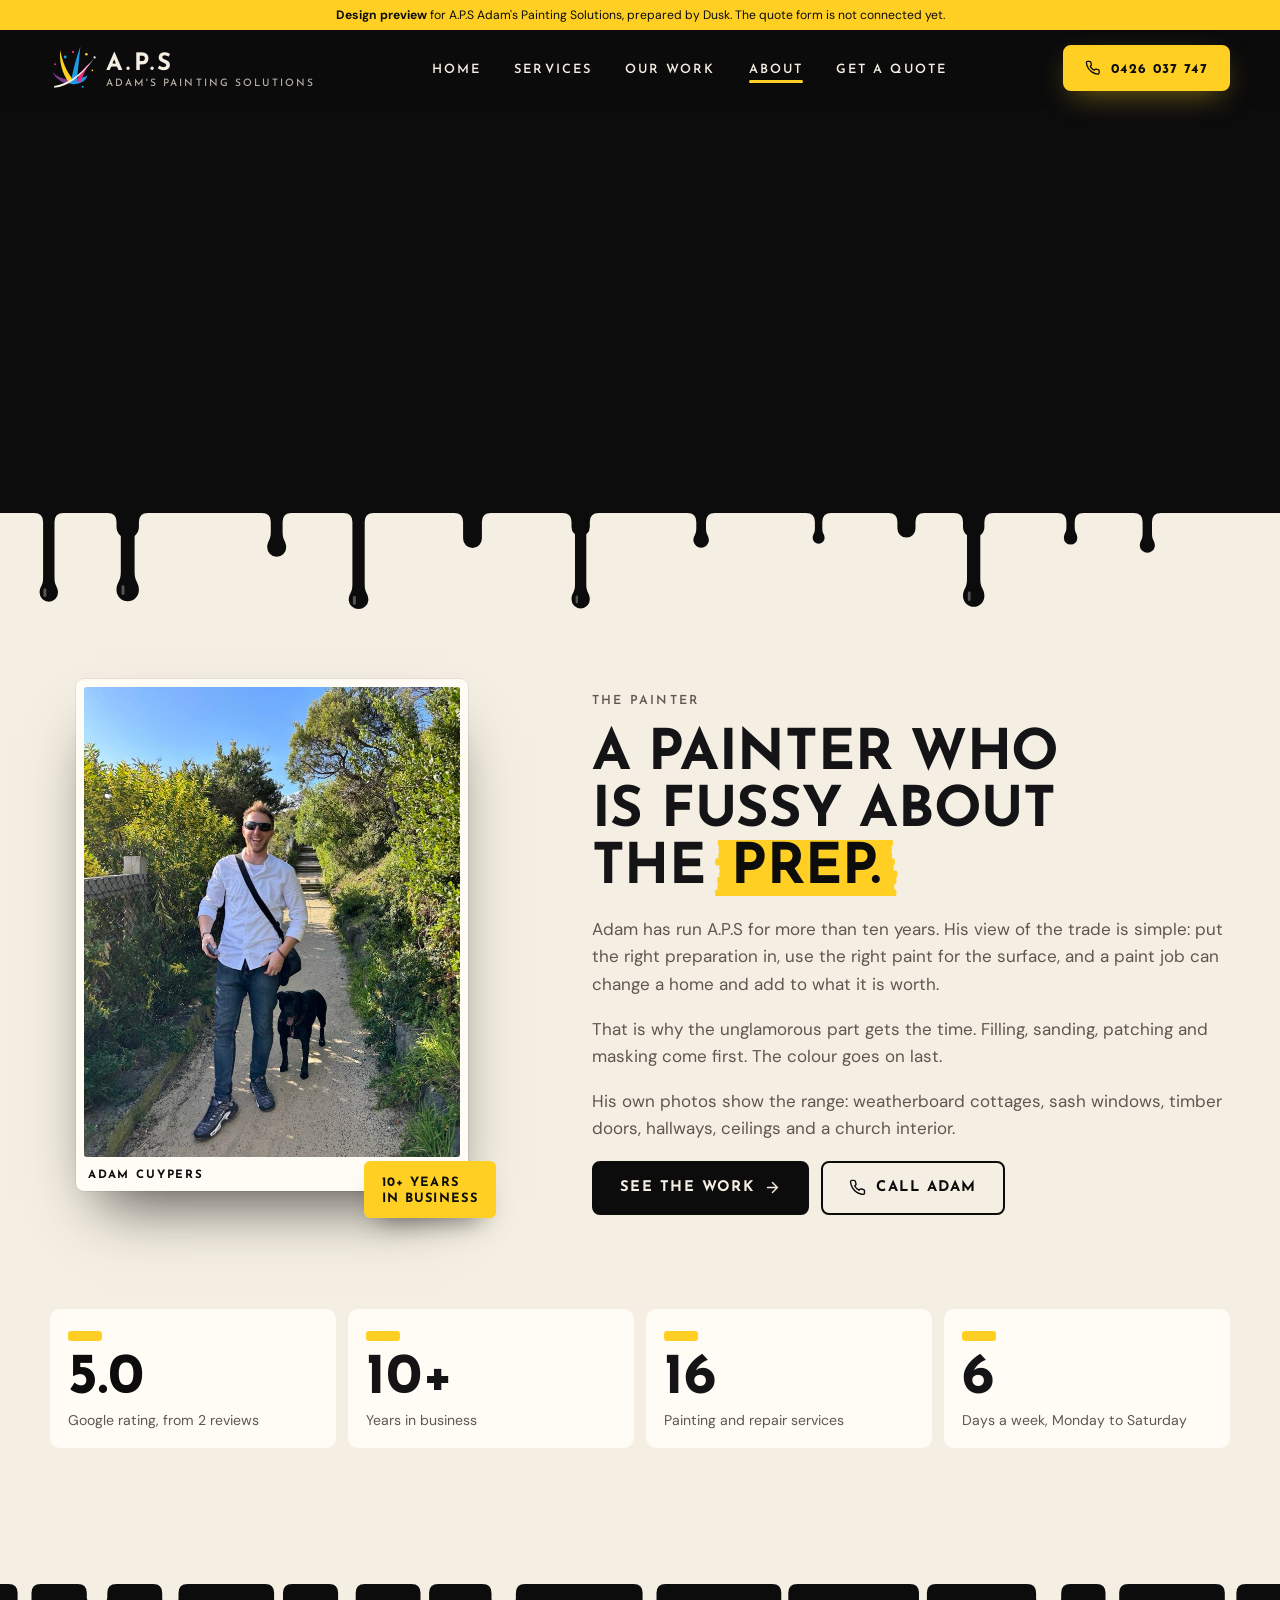
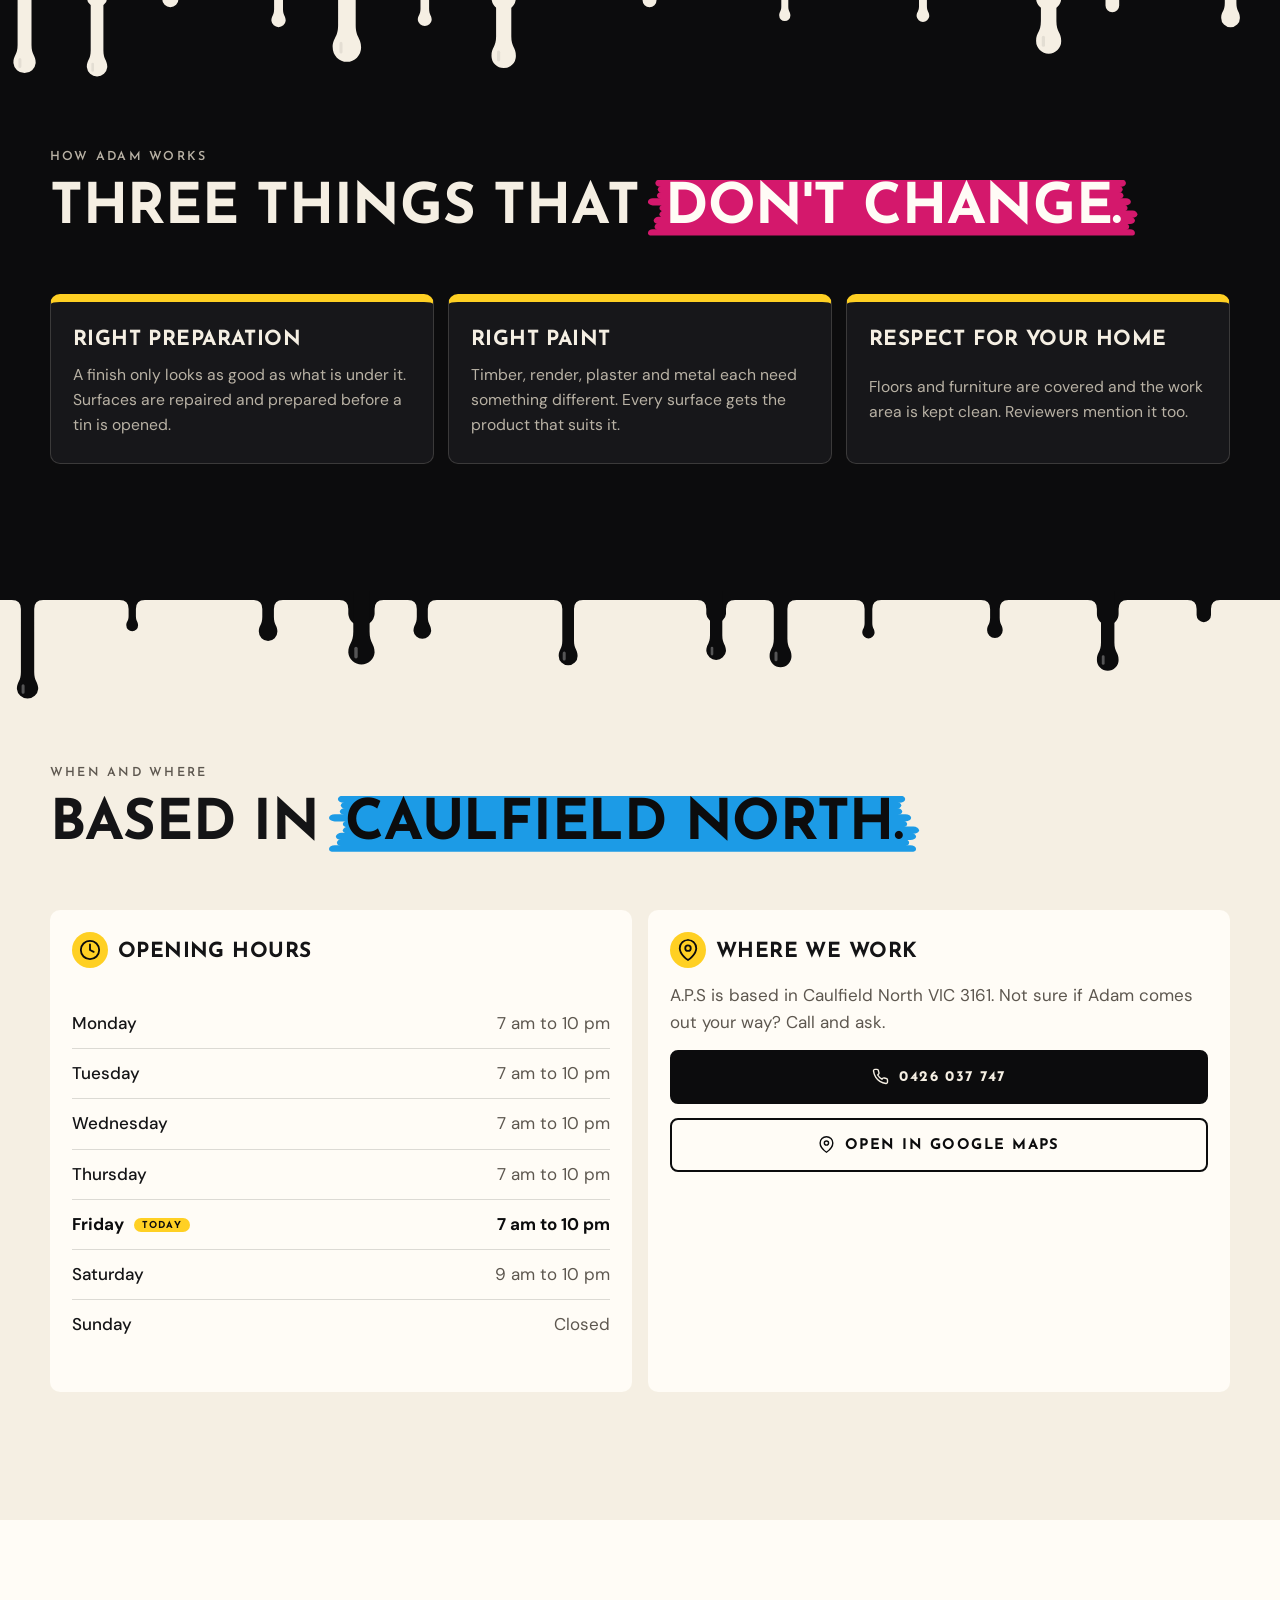
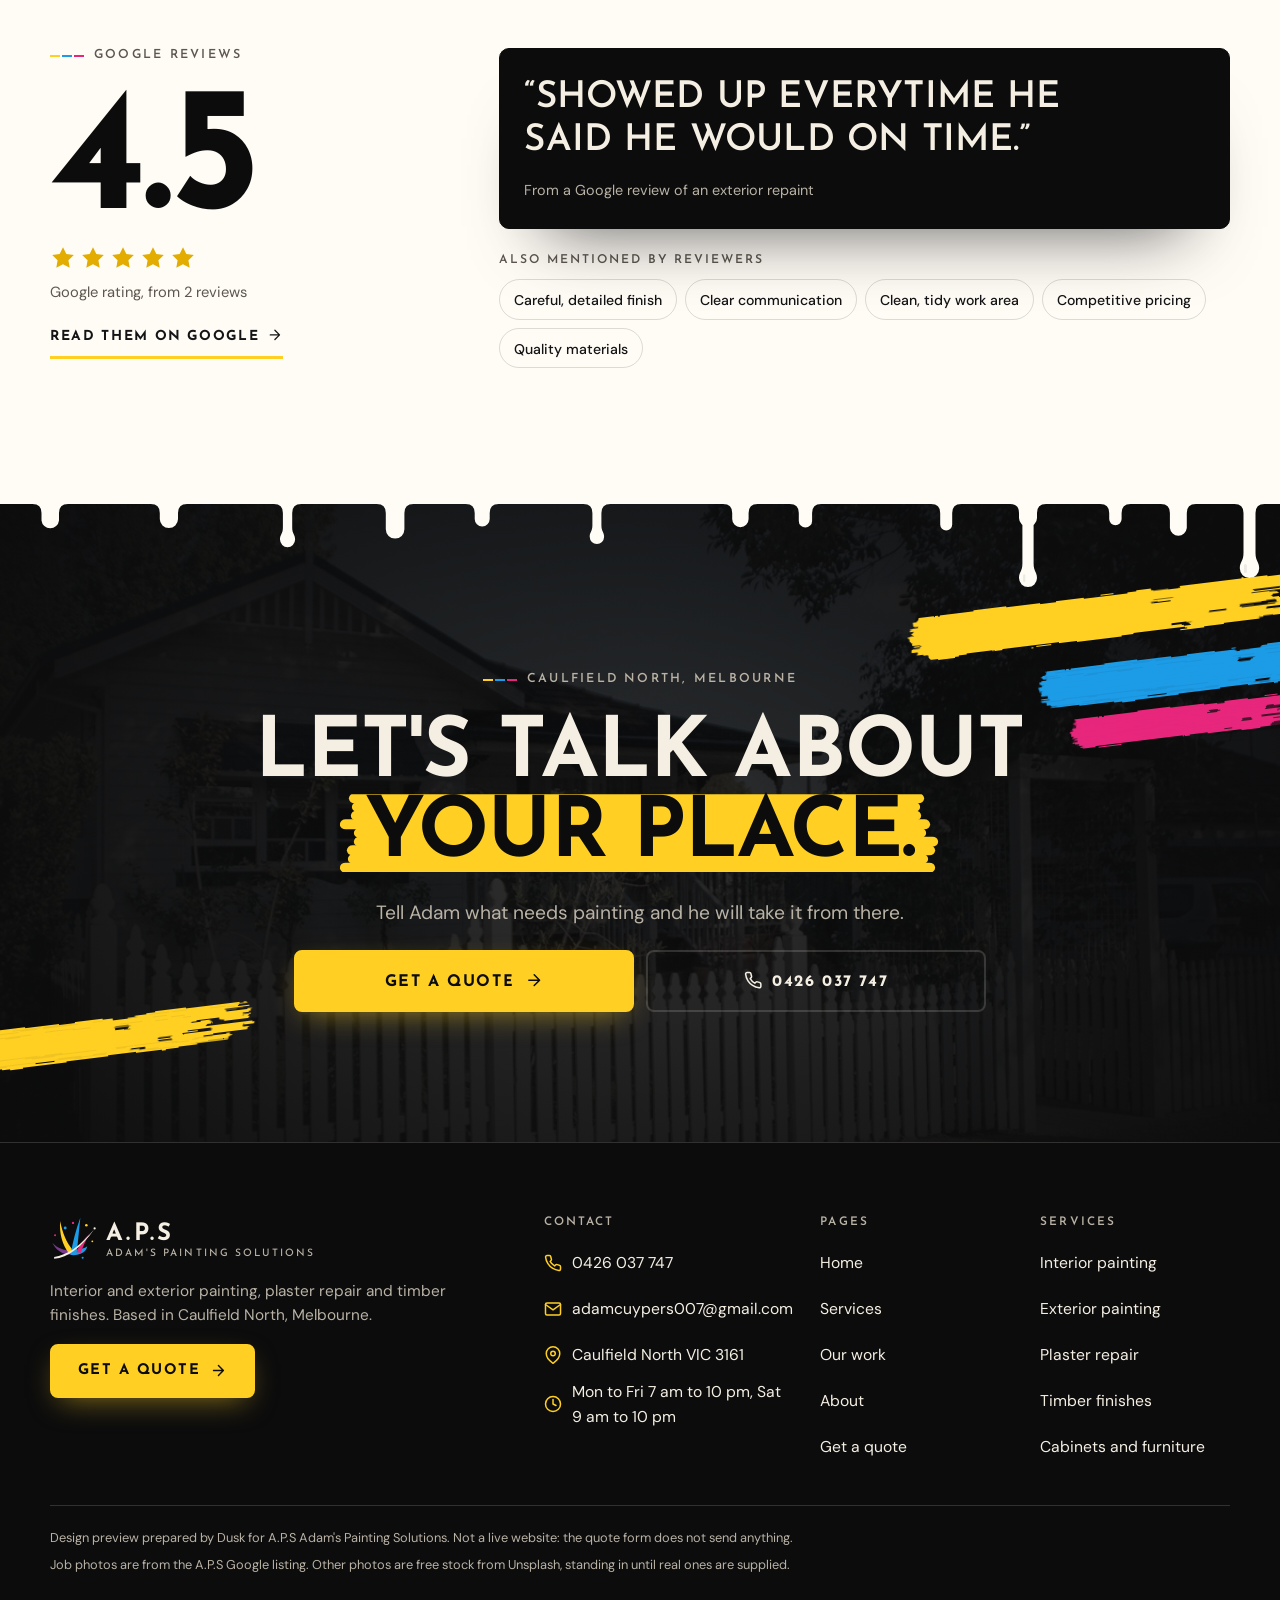
<file: about.html>
<!doctype html>
<html lang="en-AU">
<head>
<meta charset="utf-8">
<meta name="viewport" content="width=device-width, initial-scale=1, viewport-fit=cover">
<title>About Adam | A.P.S Adam&#39;s Painting Solutions</title>
<meta name="description" content="A.P.S is Adam Cuypers, a painting specialist based in Caulfield North, Melbourne, with more than ten years in business.">
<meta name="robots" content="noindex, nofollow">
<meta name="theme-color" content="#0c0c0d">
<meta name="format-detection" content="telephone=no">
<link rel="icon" href="assets/favicon.svg" type="image/svg+xml">
<link rel="preconnect" href="https://fonts.googleapis.com">
<link rel="preconnect" href="https://fonts.gstatic.com" crossorigin>
<link href="https://fonts.googleapis.com/css2?family=DM+Sans:opsz,wght@9..40,400;9..40,500;9..40,700&amp;family=Josefin+Sans:wght@500;600;700&amp;display=swap" rel="stylesheet">
<link rel="stylesheet" href="assets/css/site.css?v=5">
<script>
(function(){var r=document.documentElement,p=false;r.classList.add('js');
try{var s=sessionStorage,m=matchMedia('(prefers-reduced-motion: reduce)').matches;
var n=(performance.getEntriesByType&&performance.getEntriesByType('navigation')[0])||{},t=n.type||'navigate';
var inside=!!s.getItem('aps-nav');s.removeItem('aps-nav');
if(!inside&&t==='navigate'&&document.referrer){try{inside=new URL(document.referrer).origin===location.origin}catch(e){}}
if(t==='back_forward')inside=true;
if(t==='reload')inside=false;
p=!m&&(!inside||/[?&]intro=1/.test(location.search));
if(/[?&]intro=0/.test(location.search))p=false;
if(!p&&!m&&inside)r.classList.add('wipe-in');}catch(e){}
r.classList.add(p?'has-intro':'no-intro');if(p)r.classList.add('intro-lock');
setTimeout(function(){if(!window.__aps)r.classList.remove('js','has-intro','intro-lock','wipe-in')},6000);
// if a newer version has been published than the copy this browser kept, load the new one once
try{var B='5';fetch('version.txt?'+Date.now(),{cache:'no-store'}).then(function(x){return x.ok?x.text():''}).then(function(t){t=(t||'').trim();
if(/^\d+$/.test(t)&&t!==B&&!new RegExp('[?&]r='+t+'(&|$)').test(location.search)){location.replace(location.pathname+'?r='+t+location.hash)}}).catch(function(){})}catch(e){}
})();
</script>
</head>
<body>
<a class="skip" href="#main">Skip to content</a>
<svg class="sr" aria-hidden="true" focusable="false" width="0" height="0"><defs>
<symbol id="i-phone" viewBox="0 0 24 24"><path d="M22 16.92v3a2 2 0 0 1-2.18 2 19.79 19.79 0 0 1-8.63-3.07 19.5 19.5 0 0 1-6-6 19.79 19.79 0 0 1-3.07-8.67A2 2 0 0 1 4.11 2h3a2 2 0 0 1 2 1.72 12.84 12.84 0 0 0 .7 2.81 2 2 0 0 1-.45 2.11L8.09 9.91a16 16 0 0 0 6 6l1.27-1.27a2 2 0 0 1 2.11-.45 12.84 12.84 0 0 0 2.81.7A2 2 0 0 1 22 16.92z"/></symbol>
<symbol id="i-arrow" viewBox="0 0 24 24"><path d="M5 12h14M12 5l7 7-7 7"/></symbol>
<symbol id="i-check" viewBox="0 0 24 24"><path d="M20 6L9 17l-5-5"/></symbol>
<symbol id="i-star" viewBox="0 0 24 24"><path fill="currentColor" stroke="none" d="M12 2l3.09 6.26L22 9.27l-5 4.87 1.18 6.88L12 17.77l-6.18 3.25L7 14.14 2 9.27l6.91-1.01L12 2z"/></symbol>
<symbol id="i-pin" viewBox="0 0 24 24"><path d="M21 10c0 7-9 13-9 13s-9-6-9-13a9 9 0 0 1 18 0z"/><circle cx="12" cy="10" r="3"/></symbol>
<symbol id="i-clock" viewBox="0 0 24 24"><circle cx="12" cy="12" r="10"/><path d="M12 6v6l4 2"/></symbol>
<symbol id="i-mail" viewBox="0 0 24 24"><path d="M4 4h16a2 2 0 0 1 2 2v12a2 2 0 0 1-2 2H4a2 2 0 0 1-2-2V6a2 2 0 0 1 2-2z"/><path d="M22 6l-10 7L2 6"/></symbol>
<symbol id="i-x" viewBox="0 0 24 24"><path d="M18 6L6 18M6 6l12 12"/></symbol>
<symbol id="i-left" viewBox="0 0 24 24"><path d="M15 18l-6-6 6-6"/></symbol>
<symbol id="i-right" viewBox="0 0 24 24"><path d="M9 18l6-6-6-6"/></symbol>
<symbol id="i-shield" viewBox="0 0 24 24"><path d="M12 22s8-4 8-10V5l-8-3-8 3v7c0 6 8 10 8 10z"/><path d="M9 12l2 2 4-4"/></symbol>
<symbol id="brush" viewBox="0 0 600 90" preserveAspectRatio="none"><rect x="22" y="-0.6" width="319" height="7.2" rx="3.6"/><rect x="380" y="-0.6" width="183" height="7.2" rx="3.6"/><rect x="18" y="5.4" width="562" height="7.2" rx="3.6"/><rect x="11" y="11.4" width="527" height="7.2" rx="3.6"/><rect x="17" y="17.4" width="566" height="7.2" rx="3.6"/><rect x="7" y="23.4" width="334" height="7.2" rx="3.6"/><rect x="365" y="23.4" width="203" height="7.2" rx="3.6"/><rect x="10" y="29.4" width="468" height="7.2" rx="3.6"/><rect x="527" y="29.4" width="52" height="7.2" rx="3.6"/><rect x="3" y="35.4" width="509" height="7.2" rx="3.6"/><rect x="532" y="35.4" width="46" height="7.2" rx="3.6"/><rect x="5" y="41.4" width="498" height="7.2" rx="3.6"/><rect x="8" y="47.4" width="577" height="7.2" rx="3.6"/><rect x="8" y="53.4" width="452" height="7.2" rx="3.6"/><rect x="507" y="53.4" width="57" height="7.2" rx="3.6"/><rect x="18" y="59.4" width="398" height="7.2" rx="3.6"/><rect x="438" y="59.4" width="139" height="7.2" rx="3.6"/><rect x="6" y="65.4" width="489" height="7.2" rx="3.6"/><rect x="14" y="71.4" width="529" height="7.2" rx="3.6"/><rect x="21" y="77.4" width="342" height="7.2" rx="3.6"/><rect x="388" y="77.4" width="151" height="7.2" rx="3.6"/><rect x="29" y="83.4" width="453" height="7.2" rx="3.6"/></symbol><filter id="rough" x="-4%" y="-25%" width="108%" height="150%"><feTurbulence type="fractalNoise" baseFrequency="0.018 0.42" numOctaves="2" seed="4" result="n"/><feDisplacementMap in="SourceGraphic" in2="n" scale="7" xChannelSelector="R" yChannelSelector="G"/></filter>
</defs></svg>
<div class="intro" id="intro">
  <div class="intro-paint" aria-hidden="true"><i style="--c:var(--yellow)"></i><i style="--c:var(--blue)"></i><i style="--c:var(--pink)"></i></div>
  <div class="intro-cols" aria-hidden="true"><i style="--c:var(--yellow)"></i><i style="--c:var(--blue)"></i><i style="--c:var(--pink)"></i></div>
  <div class="intro-brand" aria-hidden="true">
    <svg class="intro-mark" viewBox="0 0 100 100" aria-hidden="true" focusable="false">
<path class="s" style="--i:0" fill="#7a3b8f" d="M48 83C31 86 14 76 5 58c11 12 27 18 44 17z"/>
<path class="s" style="--i:1" fill="#ffd023" d="M41 81C27 63 20 39 22 11c5 25 13 46 29 65z"/>
<path class="s" style="--i:2" fill="#1c9be6" d="M45 81c5-25 11-51 21-78-3 28-5 53-8 77z"/>
<path class="s" style="--i:3" fill="#1c9be6" d="M43 79c13-8 28-5 38-13-2 13-18 21-36 19z"/>
<path class="s" style="--i:4" fill="#e6257c" d="M57 79c7-16 17-30 30-41-9 14-15 27-20 42z"/>
<path class="s" style="--i:5" fill="currentColor" d="M9 89c27-3 57-23 87-60C69 68 39 91 9 93z"/>
<circle class="d" style="--i:0" fill="#1c9be6" cx="33" cy="26" r="3.2"/>
<circle class="d" style="--i:1" fill="#e6257c" cx="50" cy="15" r="2.6"/>
<circle class="d" style="--i:2" fill="#ffd023" cx="79" cy="20" r="2.8"/>
<circle class="d" style="--i:3" fill="#e6257c" cx="11" cy="42" r="2.2"/>
<circle class="d" style="--i:4" fill="#ffd023" cx="92" cy="55" r="2"/>
<circle class="d" style="--i:5" fill="#1c9be6" cx="71" cy="91" r="2.2"/>
<circle class="d" style="--i:6" fill="currentColor" cx="97" cy="27" r="2.4"/>
</svg>
    <div class="intro-name">
      <span class="intro-aps"><span>A.P.S</span></span>
      <span class="intro-full"><span>Adam&#39;s Painting Solutions</span></span>
      <span class="intro-rule"></span>
      <span class="intro-loc">Caulfield North &middot; Melbourne</span>
    </div>
  </div>
  <button class="intro-skip" type="button">Skip intro</button>
</div>
<div class="wipe" aria-hidden="true"><i style="--c:var(--yellow);--i:0"></i><i style="--c:var(--blue);--i:1"></i><i style="--c:var(--pink);--i:2"></i></div>
<div class="preview-strip"><b>Design preview</b> for A.P.S Adam&#39;s Painting Solutions, prepared by Dusk. The quote form is not connected yet.</div>
<header class="hdr">
  <div class="wrap hdr-in">
    <a class="logo" href="index.html" aria-label="A.P.S Adam&#39;s Painting Solutions, home"><svg class="logo-mark" viewBox="0 0 100 100" aria-hidden="true" focusable="false">
<path fill="#7a3b8f" d="M48 83C31 86 14 76 5 58c11 12 27 18 44 17z"/>
<path fill="#ffd023" d="M41 81C27 63 20 39 22 11c5 25 13 46 29 65z"/>
<path fill="#1c9be6" d="M45 81c5-25 11-51 21-78-3 28-5 53-8 77z"/>
<path fill="#1c9be6" d="M43 79c13-8 28-5 38-13-2 13-18 21-36 19z"/>
<path fill="#e6257c" d="M57 79c7-16 17-30 30-41-9 14-15 27-20 42z"/>
<path fill="currentColor" d="M9 89c27-3 57-23 87-60C69 68 39 91 9 93z"/>
<circle fill="#1c9be6" cx="33" cy="26" r="3.2"/>
<circle fill="#e6257c" cx="50" cy="15" r="2.6"/>
<circle fill="#ffd023" cx="79" cy="20" r="2.8"/>
<circle fill="#e6257c" cx="11" cy="42" r="2.2"/>
<circle fill="#ffd023" cx="92" cy="55" r="2"/>
<circle fill="#1c9be6" cx="71" cy="91" r="2.2"/>
<circle fill="currentColor" cx="97" cy="27" r="2.4"/>
</svg><span class="logo-txt"><b>A.P.S</b><i>Adam&#39;s Painting Solutions</i></span></a>
    <nav class="nav" aria-label="Main">
      <a href="index.html">Home</a><a href="services.html">Services</a><a href="work.html">Our work</a><a href="about.html" aria-current="page">About</a><a href="contact.html">Get a quote</a>
    </nav>
    <a class="btn btn-y hdr-call" href="tel:+61426037747"><svg class="ico" aria-hidden="true" focusable="false"><use href="#i-phone"/></svg>0426 037 747</a>
    <button class="burger" type="button" aria-label="Open menu" aria-expanded="false" aria-controls="menu"><span></span><span></span><span></span></button>
  </div>
</header>
<div class="menu" id="menu">
  <nav class="menu-list" aria-label="Menu">
    <a href="index.html" style="--c:var(--yellow);--i:0">Home</a><a href="services.html" style="--c:var(--blue);--i:1">Services</a><a href="work.html" style="--c:var(--pink);--i:2">Our work</a><a href="about.html" style="--c:var(--plum);--i:3" aria-current="page">About</a>
    <a href="contact.html" style="--c:var(--yellow);--i:4">Get a quote</a>
  </nav>
  <div class="menu-foot">
    <a class="btn btn-y btn-block" href="tel:+61426037747"><svg class="ico" aria-hidden="true" focusable="false"><use href="#i-phone"/></svg>Call 0426 037 747</a>
    <p>Mon to Fri 7 am to 10 pm &middot; Sat 9 am to 10 pm</p>
  </div>
</div>
<main id="main">
<section class="phero">
  <svg class="phero-blob" viewBox="0 0 100 100" aria-hidden="true" focusable="false">
<path class="s" style="--i:0" fill="#7a3b8f" d="M48 83C31 86 14 76 5 58c11 12 27 18 44 17z"/>
<path class="s" style="--i:1" fill="#ffd023" d="M41 81C27 63 20 39 22 11c5 25 13 46 29 65z"/>
<path class="s" style="--i:2" fill="#1c9be6" d="M45 81c5-25 11-51 21-78-3 28-5 53-8 77z"/>
<path class="s" style="--i:3" fill="#1c9be6" d="M43 79c13-8 28-5 38-13-2 13-18 21-36 19z"/>
<path class="s" style="--i:4" fill="#e6257c" d="M57 79c7-16 17-30 30-41-9 14-15 27-20 42z"/>
<path class="s" style="--i:5" fill="currentColor" d="M9 89c27-3 57-23 87-60C69 68 39 91 9 93z"/>
<circle class="d" style="--i:0" fill="#1c9be6" cx="33" cy="26" r="3.2"/>
<circle class="d" style="--i:1" fill="#e6257c" cx="50" cy="15" r="2.6"/>
<circle class="d" style="--i:2" fill="#ffd023" cx="79" cy="20" r="2.8"/>
<circle class="d" style="--i:3" fill="#e6257c" cx="11" cy="42" r="2.2"/>
<circle class="d" style="--i:4" fill="#ffd023" cx="92" cy="55" r="2"/>
<circle class="d" style="--i:5" fill="#1c9be6" cx="71" cy="91" r="2.2"/>
<circle class="d" style="--i:6" fill="currentColor" cx="97" cy="27" r="2.4"/>
</svg>
  <div class="wrap phero-in">
    <p class="kicker" data-h style="--i:0"><span class="dots"></span>About</p>
    <h1 class="phero-title" data-h style="--i:1">Meet <span class="stroke">Adam.</span></h1>
    <p class="lede" data-h style="--i:2">A.P.S is Adam Cuypers, a painting specialist based in Caulfield North, and his team.</p>
    
  </div>
</section>
<section class="sec sec--paper has-drips">
  <div class="drips-wrap" aria-hidden="true"><svg class="drips" data-r viewBox="0 0 1440 124" preserveAspectRatio="none" focusable="false"><path d="M0 0H1440V9L1305.3 9Q1296.3 9 1296.3 18L1296.3 36.4C1296.3 41.6 1298.5 41.6 1298.5 45.6A5.8 5.8 0 0 1 1286.9 45.6C1286.9 41.6 1289.1 41.6 1289.1 36.4L1289.1 18Q1289.1 9 1280.1 9L1161.0 9Q1152.0 9 1152.0 18L1152.0 29.8C1152.0 36.6 1154.9 36.6 1154.9 41.9A7.6 7.6 0 0 1 1139.8 41.9C1139.8 36.6 1142.6 36.6 1142.6 29.8L1142.6 18Q1142.6 9 1133.6 9L1083.7 9Q1074.7 9 1074.7 18L1074.7 23.2C1074.7 29.2 1077.3 29.2 1077.3 33.9A6.7 6.7 0 0 1 1063.9 33.9C1063.9 29.2 1066.4 29.2 1066.4 23.2L1066.4 18Q1066.4 9 1057.4 9L993.4 9Q984.4 9 984.4 18L984.4 23.0A10.7 10.7 0 0 1 963.0 23.0L963.0 18Q963.0 9 954.0 9L924.5 9Q915.5 9 915.5 18L915.5 24.5A9.0 9.0 0 0 1 897.4 24.5L897.4 18Q897.4 9 888.4 9L831.3 9Q822.3 9 822.3 18L822.3 24.4C822.3 29.7 824.6 29.7 824.6 33.9A5.9 5.9 0 0 1 812.7 33.9C812.7 29.7 814.9 29.7 814.9 24.4L814.9 18Q814.9 9 805.9 9L715.0 9Q706.0 9 706.0 18L706.0 24.3C706.0 31.3 708.9 31.3 708.9 36.8A7.8 7.8 0 0 1 693.4 36.8C693.4 31.3 696.3 31.3 696.3 24.3L696.3 18Q696.3 9 687.3 9L598.8 9Q589.8 9 589.8 18L589.8 23.0A9.1 9.1 0 0 1 571.5 23.0L571.5 18Q571.5 9 562.5 9L490.9 9Q481.9 9 481.9 18L481.9 34.6A9.4 9.4 0 0 1 463.1 34.6L463.1 18Q463.1 9 454.1 9L373.7 9Q364.7 9 364.7 18L364.7 80.4C364.7 89.2 368.4 89.2 368.4 96.2A9.9 9.9 0 0 1 348.7 96.2C348.7 89.2 352.4 89.2 352.4 80.4L352.4 18Q352.4 9 343.4 9L291.6 9Q282.6 9 282.6 18L282.6 28.2C282.6 36.7 286.2 36.7 286.2 43.3A9.5 9.5 0 0 1 267.2 43.3C267.2 36.7 270.8 36.7 270.8 28.2L270.8 18Q270.8 9 261.8 9L147.9 9Q138.9 9 138.9 18L138.9 23.0A11.2 11.2 0 0 1 116.5 23.0L116.5 18Q116.5 9 107.5 9L63.5 9Q54.5 9 54.5 18L54.5 73.9C54.5 82.2 58.0 82.2 58.0 88.6A9.2 9.2 0 0 1 39.6 88.6C39.6 82.2 43.1 82.2 43.1 73.9L43.1 18Q43.1 9 34.1 9L0 9z"/><g class="drips-run" style="--i:0"><path d="M980.3 0L980.3 75.0C980.3 84.6 984.4 84.6 984.4 92.1A10.7 10.7 0 0 1 963.0 92.1C963.0 84.6 967.0 84.6 967.0 75.0L967.0 0z"/><path class="drips-gloss" d="M969.2 88.9v6.7" stroke-width="2.8"/></g><g class="drips-run" style="--i:1"><path d="M586.3 0L586.3 80.7C586.3 88.9 589.8 88.9 589.8 95.3A9.1 9.1 0 0 1 571.5 95.3C571.5 88.9 575.0 88.9 575.0 80.7L575.0 0z"/><path class="drips-gloss" d="M576.8 92.6v5.7" stroke-width="2.4"/></g><g class="drips-run" style="--i:2"><path d="M134.6 0L134.6 68.1C134.6 78.2 138.9 78.2 138.9 86.0A11.2 11.2 0 0 1 116.5 86.0C116.5 78.2 120.8 78.2 120.8 68.1L120.8 0z"/><path class="drips-gloss" d="M123.0 82.7v6.9" stroke-width="2.9"/></g><path class="drips-gloss" stroke-width="3" d="M354.4 93.2v6.1M44.9 85.8v5.7"/><circle class="drips-drop" cx="973.7" cy="105.9" r="5.4"/></svg></div>
  <div class="wrap">
    <div class="about-grid">
      <div class="portrait" data-r="left">
        <figure class="chip"><img src="assets/photos/adam.jpg" alt="Adam Cuypers, owner of A.P.S, out walking with his dog" width="750" height="1000" loading="lazy" decoding="async"><figcaption><span><b>Adam Cuypers</b></span><span>Owner</span></figcaption></figure>
        <p class="portrait-tag">10+ years<br>in business</p>
      </div>
      <div class="about-copy" data-r>
        <p class="kicker">The painter</p>
        <h2 class="h2">A painter who is fussy about the <span class="stroke">prep.</span></h2>
        <p>Adam has run A.P.S for more than ten years. His view of the trade is simple: put the right preparation in, use the right paint for the surface, and a paint job can change a home and add to what it is worth.</p>
        <p>That is why the unglamorous part gets the time. Filling, sanding, patching and masking come first. The colour goes on last.</p>
        <p>His own photos show the range: weatherboard cottages, sash windows, timber doors, hallways, ceilings and a church interior.</p>
        <div class="hero-cta">
          <a class="btn btn-ink" href="work.html">See the work <svg class="ico" aria-hidden="true" focusable="false"><use href="#i-arrow"/></svg></a>
          <a class="btn btn-line" href="tel:+61426037747"><svg class="ico" aria-hidden="true" focusable="false"><use href="#i-phone"/></svg>Call Adam</a>
        </div>
      </div>
    </div>
    <ul class="stats" style="margin-top:clamp(40px,7vw,80px)">
      <li class="stat" style="--c:var(--yellow);--i:0" data-r><b>5.0</b><span>Google rating, from 2 reviews</span></li>
      <li class="stat" style="--c:var(--blue);--i:1" data-r><b>10+</b><span>Years in business</span></li>
      <li class="stat" style="--c:var(--pink);--i:2" data-r><b>16</b><span>Painting and repair services</span></li>
      <li class="stat" style="--c:var(--plum);--i:3" data-r><b>6</b><span>Days a week, Monday to Saturday</span></li>
    </ul>
  </div>
</section>

<section class="sec sec--ink has-drips">
  <div class="drips-wrap drips-wrap--light" aria-hidden="true" style="--dc:#f5efe3"><svg class="drips" data-r viewBox="0 0 1440 124" preserveAspectRatio="none" focusable="false"><path d="M0 0H1440V9L1395.7 9Q1386.7 9 1386.7 18L1386.7 24.9A6.7 6.7 0 0 1 1373.3 24.9L1373.3 18Q1373.3 9 1364.3 9L1245.4 9Q1236.4 9 1236.4 18L1236.4 28.1C1236.4 36.5 1239.9 36.5 1239.9 43.0A9.3 9.3 0 0 1 1221.2 43.0C1221.2 36.5 1224.8 36.5 1224.8 28.1L1224.8 18Q1224.8 9 1215.8 9L1128.2 9Q1119.2 9 1119.2 18L1119.2 30.5A6.8 6.8 0 0 1 1105.5 30.5L1105.5 18Q1105.5 9 1096.5 9L1070.2 9Q1061.2 9 1061.2 18L1061.2 23.0A12.5 12.5 0 0 1 1036.1 23.0L1036.1 18Q1036.1 9 1027.1 9L935.9 9Q926.9 9 926.9 18L926.9 31.1C926.9 36.9 929.3 36.9 929.3 41.3A6.4 6.4 0 0 1 916.6 41.3C916.6 36.9 919.0 36.9 919.0 31.1L919.0 18Q919.0 9 910.0 9L797.3 9Q788.3 9 788.3 18L788.3 31.5C788.3 36.6 790.4 36.6 790.4 40.5A5.6 5.6 0 0 1 779.2 40.5C779.2 36.6 781.3 36.6 781.3 31.5L781.3 18Q781.3 9 772.3 9L665.5 9Q656.5 9 656.5 18L656.5 25.4A6.9 6.9 0 0 1 642.6 25.4L642.6 18Q642.6 9 633.6 9L524.9 9Q515.9 9 515.9 18L515.9 23.0A12.2 12.2 0 0 1 491.5 23.0L491.5 18Q491.5 9 482.5 9L438.1 9Q429.1 9 429.1 18L429.1 33.7C429.1 40.0 431.7 40.0 431.7 44.9A7.0 7.0 0 0 1 417.8 44.9C417.8 40.0 420.5 40.0 420.5 33.7L420.5 18Q420.5 9 411.5 9L364.7 9Q355.7 9 355.7 18L355.7 49.9C355.7 62.6 361.1 62.6 361.1 72.6A14.2 14.2 0 0 1 332.7 72.6C332.7 62.6 338.1 62.6 338.1 49.9L338.1 18Q338.1 9 329.1 9L292.0 9Q283.0 9 283.0 18L283.0 34.3C283.0 40.7 285.7 40.7 285.7 45.8A7.2 7.2 0 0 1 271.4 45.8C271.4 40.7 274.1 40.7 274.1 34.3L274.1 18Q274.1 9 265.1 9L187.5 9Q178.5 9 178.5 18L178.5 24.0A8.1 8.1 0 0 1 162.2 24.0L162.2 18Q162.2 9 153.2 9L116.3 9Q107.3 9 107.3 18L107.3 23.0A10.3 10.3 0 0 1 86.8 23.0L86.8 18Q86.8 9 77.8 9L40.5 9Q31.5 9 31.5 18L31.5 70.1C31.5 80.1 35.7 80.1 35.7 87.9A11.2 11.2 0 0 1 13.4 87.9C13.4 80.1 17.6 80.1 17.6 70.1L17.6 18Q17.6 9 8.6 9L0 9z"/><g class="drips-run" style="--i:0"><path d="M1056.4 0L1056.4 46.1C1056.4 57.4 1061.2 57.4 1061.2 66.1A12.5 12.5 0 0 1 1036.1 66.1C1036.1 57.4 1040.9 57.4 1040.9 46.1L1040.9 0z"/><path class="drips-gloss" d="M1043.4 62.4v7.8" stroke-width="3.3"/></g><g class="drips-run" style="--i:1"><path d="M511.3 0L511.3 61.3C511.3 72.3 515.9 72.3 515.9 80.9A12.2 12.2 0 0 1 491.5 80.9C491.5 72.3 496.1 72.3 496.1 61.3L496.1 0z"/><path class="drips-gloss" d="M498.6 77.2v7.6" stroke-width="3.2"/></g><g class="drips-run" style="--i:2"><path d="M103.4 0L103.4 75.6C103.4 84.9 107.3 84.9 107.3 92.1A10.3 10.3 0 0 1 86.8 92.1C86.8 84.9 90.7 84.9 90.7 75.6L90.7 0z"/><path class="drips-gloss" d="M92.7 89.0v6.4" stroke-width="2.7"/></g><path class="drips-gloss" stroke-width="3" d="M341.0 68.3v8.8M19.9 84.6v6.9"/><circle class="drips-drop" cx="1048.6" cy="81.6" r="6.3"/></svg></div>
  <div class="wrap">
    <div class="sec-head" data-r>
      <p class="kicker">How Adam works</p>
      <h2 class="h2">Three things that <span class="stroke stroke--pink">don&#39;t change.</span></h2>
    </div>
    <ul class="principles">
      <li class="principle" style="--c:var(--yellow);--i:0" data-r><h3 class="h3">Right preparation</h3><p>A finish only looks as good as what is under it. Surfaces are repaired and prepared before a tin is opened.</p></li>
      <li class="principle" style="--c:var(--blue);--i:1" data-r><h3 class="h3">Right paint</h3><p>Timber, render, plaster and metal each need something different. Every surface gets the product that suits it.</p></li>
      <li class="principle" style="--c:var(--pink);--i:2" data-r><h3 class="h3">Respect for your home</h3><p>Floors and furniture are covered and the work area is kept clean. Reviewers mention it too.</p></li>
    </ul>
  </div>
</section>

<section class="sec sec--paper has-drips">
  <div class="drips-wrap" aria-hidden="true"><svg class="drips" data-r viewBox="0 0 1440 124" preserveAspectRatio="none" focusable="false"><path d="M0 0H1440V9L1391.7 9Q1382.7 9 1382.7 18L1382.7 38.3C1382.7 49.6 1387.5 49.6 1387.5 58.5A12.6 12.6 0 0 1 1362.2 58.5C1362.2 49.6 1367.1 49.6 1367.1 38.3L1367.1 18Q1367.1 9 1358.1 9L1320.2 9Q1311.2 9 1311.2 18L1311.2 26.3C1311.2 32.9 1314.0 32.9 1314.0 38.0A7.3 7.3 0 0 1 1299.4 38.0C1299.4 32.9 1302.2 32.9 1302.2 26.3L1302.2 18Q1302.2 9 1293.2 9L1220.0 9Q1211.0 9 1211.0 18L1211.0 24.0A7.2 7.2 0 0 1 1196.6 24.0L1196.6 18Q1196.6 9 1187.6 9L1127.6 9Q1118.6 9 1118.6 18L1118.6 23.0A10.8 10.8 0 0 1 1096.9 23.0L1096.9 18Q1096.9 9 1087.9 9L1008.7 9Q999.7 9 999.7 18L999.7 26.7C999.7 33.8 1002.7 33.8 1002.7 39.2A7.8 7.8 0 0 1 987.1 39.2C987.1 33.8 990.1 33.8 990.1 26.7L990.1 18Q990.1 9 981.1 9L881.3 9Q872.3 9 872.3 18L872.3 32.1C872.3 37.7 874.6 37.7 874.6 42.0A6.2 6.2 0 0 1 862.3 42.0C862.3 37.7 864.6 37.7 864.6 32.1L864.6 18Q864.6 9 855.6 9L796.4 9Q787.4 9 787.4 18L787.4 47.7C787.4 57.6 791.5 57.6 791.5 65.2A10.9 10.9 0 0 1 769.6 65.2C769.6 57.6 773.8 57.6 773.8 47.7L773.8 18Q773.8 9 764.8 9L735.0 9Q726.0 9 726.0 18L726.0 23.0A9.9 9.9 0 0 1 706.3 23.0L706.3 18Q706.3 9 697.3 9L583.0 9Q574.0 9 574.0 18L574.0 49.7C574.0 58.3 577.6 58.3 577.6 64.9A9.4 9.4 0 0 1 558.7 64.9C558.7 58.3 562.3 58.3 562.3 49.7L562.3 18Q562.3 9 553.3 9L436.8 9Q427.8 9 427.8 18L427.8 25.7C427.8 33.7 431.2 33.7 431.2 39.9A8.9 8.9 0 0 1 413.5 39.9C413.5 33.7 416.8 33.7 416.8 25.7L416.8 18Q416.8 9 407.8 9L383.6 9Q374.6 9 374.6 18L374.6 23.0A13.2 13.2 0 0 1 348.3 23.0L348.3 18Q348.3 9 339.3 9L282.9 9Q273.9 9 273.9 18L273.9 25.8C273.9 34.2 277.4 34.2 277.4 40.6A9.3 9.3 0 0 1 258.8 40.6C258.8 34.2 262.3 34.2 262.3 25.8L262.3 18Q262.3 9 253.3 9L144.9 9Q135.9 9 135.9 18L135.9 24.9C135.9 30.2 138.1 30.2 138.1 34.3A5.9 5.9 0 0 1 126.3 34.3C126.3 30.2 128.6 30.2 128.6 24.9L128.6 18Q128.6 9 119.6 9L43.2 9Q34.2 9 34.2 18L34.2 80.9C34.2 90.5 38.2 90.5 38.2 97.9A10.7 10.7 0 0 1 16.9 97.9C16.9 90.5 20.9 90.5 20.9 80.9L20.9 18Q20.9 9 11.9 9L0 9z"/><g class="drips-run" style="--i:0"><path d="M1114.4 0L1114.4 51.6C1114.4 61.4 1118.6 61.4 1118.6 68.9A10.8 10.8 0 0 1 1096.9 68.9C1096.9 61.4 1101.0 61.4 1101.0 51.6L1101.0 0z"/><path class="drips-gloss" d="M1103.2 65.7v6.7" stroke-width="2.8"/></g><g class="drips-run" style="--i:1"><path d="M722.3 0L722.3 44.2C722.3 53.1 726.0 53.1 726.0 60.0A9.9 9.9 0 0 1 706.3 60.0C706.3 53.1 710.0 53.1 710.0 44.2L710.0 0z"/><path class="drips-gloss" d="M712.0 57.0v6.1" stroke-width="2.6"/></g><g class="drips-run" style="--i:2"><path d="M369.6 0L369.6 40.4C369.6 52.2 374.6 52.2 374.6 61.4A13.2 13.2 0 0 1 348.3 61.4C348.3 52.2 353.3 52.2 353.3 40.4L353.3 0z"/><path class="drips-gloss" d="M356.0 57.5v8.2" stroke-width="3.4"/></g><path class="drips-gloss" stroke-width="3" d="M1369.6 54.7v7.8M776.0 62.0v6.8M564.2 62.0v5.9M23.1 94.7v6.6"/><circle class="drips-drop" cx="1107.7" cy="82.7" r="5.4"/></svg></div>
  <div class="wrap">
    <div class="sec-head" data-r>
      <p class="kicker">When and where</p>
      <h2 class="h2">Based in <span class="stroke stroke--blue">Caulfield North.</span></h2>
    </div>
    <div class="info">
      <div class="info-card" data-r>
        <h3 class="h3"><svg class="ico" aria-hidden="true" focusable="false"><use href="#i-clock"/></svg>Opening hours</h3>
        <dl class="hours">
            <div data-day="1"><dt>Monday</dt><dd>7 am to 10 pm</dd></div>
            <div data-day="2"><dt>Tuesday</dt><dd>7 am to 10 pm</dd></div>
            <div data-day="3"><dt>Wednesday</dt><dd>7 am to 10 pm</dd></div>
            <div data-day="4"><dt>Thursday</dt><dd>7 am to 10 pm</dd></div>
            <div data-day="5"><dt>Friday</dt><dd>7 am to 10 pm</dd></div>
            <div data-day="6"><dt>Saturday</dt><dd>9 am to 10 pm</dd></div>
            <div data-day="0"><dt>Sunday</dt><dd>Closed</dd></div>
          </dl>
      </div>
      <div class="info-card" data-r style="--i:1">
        <h3 class="h3"><svg class="ico" aria-hidden="true" focusable="false"><use href="#i-pin"/></svg>Where we work</h3>
        <p>A.P.S is based in Caulfield North VIC 3161. Not sure if Adam comes out your way? Call and ask.</p>
        <a class="btn btn-ink" href="tel:+61426037747"><svg class="ico" aria-hidden="true" focusable="false"><use href="#i-phone"/></svg>0426 037 747</a>
        <a class="btn btn-line" href="https://www.google.com/maps/search/?api=1&amp;query=A.P.S+Adam%27s+Painting+Solutions+Caulfield+North+VIC" target="_blank" rel="noopener"><svg class="ico" aria-hidden="true" focusable="false"><use href="#i-pin"/></svg>Open in Google Maps</a>
      </div>
    </div>
  </div>
</section>

<section class="sec sec--white" id="reviews">
  <div class="wrap rev">
    <div class="rev-score" data-r>
      <p class="kicker"><span class="dots"></span>Google reviews</p>
      <p class="rev-num" aria-hidden="true" data-count="5.0">5.0</p>
      <p class="rev-stars" role="img" aria-label="5.0 out of 5 stars"><svg class="ico" style="--i:0" aria-hidden="true" focusable="false"><use href="#i-star"/></svg><svg class="ico" style="--i:1" aria-hidden="true" focusable="false"><use href="#i-star"/></svg><svg class="ico" style="--i:2" aria-hidden="true" focusable="false"><use href="#i-star"/></svg><svg class="ico" style="--i:3" aria-hidden="true" focusable="false"><use href="#i-star"/></svg><svg class="ico" style="--i:4" aria-hidden="true" focusable="false"><use href="#i-star"/></svg></p>
      <p class="rev-src">Google rating, from 2 reviews</p>
      <a class="link" href="https://www.google.com/maps/search/?api=1&amp;query=A.P.S+Adam%27s+Painting+Solutions+Caulfield+North+VIC" target="_blank" rel="noopener">Read them on Google <svg class="ico" aria-hidden="true" focusable="false"><use href="#i-arrow"/></svg></a>
    </div>
    <div class="rev-body">
      <figure class="rev-quote" data-r style="--i:1">
        <blockquote>&ldquo;Showed up everytime he said he would on time.&rdquo;</blockquote>
        <figcaption>From a Google review of an exterior repaint</figcaption>
      </figure>
      <div class="rev-themes" data-r style="--i:2">
        <h3>Also mentioned by reviewers</h3>
        <ul class="tags">
          <li>Careful, detailed finish</li>
          <li>Clear communication</li>
          <li>Clean, tidy work area</li>
          <li>Competitive pricing</li>
          <li>Quality materials</li>
        </ul>
      </div>
    </div>
  </div>
</section>

<section class="cta has-drips">
  <div class="drips-wrap drips-wrap--light" aria-hidden="true" style="--dc:#fffcf6"><svg class="drips" data-r viewBox="0 0 1440 124" preserveAspectRatio="none" focusable="false"><path d="M0 0H1440V9L1330.0 9Q1321.0 9 1321.0 18L1321.0 51.2C1321.0 60.3 1324.8 60.3 1324.8 67.4A10.1 10.1 0 0 1 1304.6 67.4C1304.6 60.3 1308.4 60.3 1308.4 51.2L1308.4 18Q1308.4 9 1299.4 9L1264.5 9Q1255.5 9 1255.5 18L1255.5 57.8C1255.5 66.5 1259.2 66.5 1259.2 73.3A9.7 9.7 0 0 1 1239.8 73.3C1239.8 66.5 1243.5 66.5 1243.5 57.8L1243.5 18Q1243.5 9 1234.5 9L1195.8 9Q1186.8 9 1186.8 18L1186.8 33.1A8.5 8.5 0 0 1 1169.9 33.1L1169.9 18Q1169.9 9 1160.9 9L1130.6 9Q1121.6 9 1121.6 18L1121.6 24.0A6.2 6.2 0 0 1 1109.2 24.0L1109.2 18Q1109.2 9 1100.2 9L1046.0 9Q1037.0 9 1037.0 18L1037.0 23.0A9.0 9.0 0 0 1 1019.0 23.0L1019.0 18Q1019.0 9 1010.0 9L961.2 9Q952.2 9 952.2 18L952.2 29.4A6.0 6.0 0 0 1 940.2 29.4L940.2 18Q940.2 9 931.2 9L821.1 9Q812.1 9 812.1 18L812.1 25.9A6.6 6.6 0 0 1 798.8 25.9L798.8 18Q798.8 9 789.8 9L757.6 9Q748.6 9 748.6 18L748.6 24.0A8.2 8.2 0 0 1 732.2 24.0L732.2 18Q732.2 9 723.2 9L610.4 9Q601.4 9 601.4 18L601.4 30.3C601.4 36.8 604.1 36.8 604.1 41.8A7.2 7.2 0 0 1 589.7 41.8C589.7 36.8 592.4 36.8 592.4 30.3L592.4 18Q592.4 9 583.4 9L498.7 9Q489.7 9 489.7 18L489.7 24.0A7.5 7.5 0 0 1 474.7 24.0L474.7 18Q474.7 9 465.7 9L413.4 9Q404.4 9 404.4 18L404.4 34.3A9.3 9.3 0 0 1 385.8 34.3L385.8 18Q385.8 9 376.8 9L301.2 9Q292.2 9 292.2 18L292.2 32.6C292.2 39.3 295.1 39.3 295.1 44.6A7.5 7.5 0 0 1 280.0 44.6C280.0 39.3 282.9 39.3 282.9 32.6L282.9 18Q282.9 9 273.9 9L187.0 9Q178.0 9 178.0 18L178.0 24.0A9.1 9.1 0 0 1 159.8 24.0L159.8 18Q159.8 9 150.8 9L68.0 9Q59.0 9 59.0 18L59.0 25.4A8.8 8.8 0 0 1 41.5 25.4L41.5 18Q41.5 9 32.5 9L0 9z"/><g class="drips-run" style="--i:0"><path d="M1033.6 0L1033.6 68.6C1033.6 76.7 1037.0 76.7 1037.0 83.1A9.0 9.0 0 0 1 1019.0 83.1C1019.0 76.7 1022.4 76.7 1022.4 68.6L1022.4 0z"/><path class="drips-gloss" d="M1024.2 80.3v5.6" stroke-width="2.3"/></g><path class="drips-gloss" stroke-width="3" d="M1310.4 64.3v6.3M1245.4 70.4v6.0"/><circle class="drips-drop" cx="1028.0" cy="95.1" r="4.5"/></svg></div>
  <img class="cta-bg" src="assets/stock/weatherboard-white.jpg" alt="" width="1200" height="800" loading="lazy" decoding="async">
  <div class="cta-brushes" aria-hidden="true"><span class="brush brush--y" style="--i:0" aria-hidden="true"><svg viewBox="0 0 600 90" preserveAspectRatio="none" focusable="false"><use href="#brush" fill="currentColor"/></svg></span><span class="brush brush--b" style="--i:1" aria-hidden="true"><svg viewBox="0 0 600 90" preserveAspectRatio="none" focusable="false"><use href="#brush" fill="currentColor"/></svg></span><span class="brush brush--p" style="--i:2" aria-hidden="true"><svg viewBox="0 0 600 90" preserveAspectRatio="none" focusable="false"><use href="#brush" fill="currentColor"/></svg></span><span class="brush brush--y2" style="--i:3" aria-hidden="true"><svg viewBox="0 0 600 90" preserveAspectRatio="none" focusable="false"><use href="#brush" fill="currentColor"/></svg></span></div>
  <div class="wrap cta-in" data-r>
    <p class="kicker"><span class="dots"></span>Caulfield North, Melbourne</p>
    <h2 class="cta-title">Let&#39;s talk about <span class="stroke">your place.</span></h2>
    <p class="lede">Tell Adam what needs painting and he will take it from there.</p>
    <div class="cta-btns">
      <a class="btn btn-y btn-lg" href="contact.html">Get a quote <svg class="ico" aria-hidden="true" focusable="false"><use href="#i-arrow"/></svg></a>
      <a class="btn btn-ghost btn-lg" href="tel:+61426037747"><svg class="ico" aria-hidden="true" focusable="false"><use href="#i-phone"/></svg>0426 037 747</a>
    </div>
  </div>
</section>
</main>
<footer class="ftr">
  <div class="wrap">
    <div class="ftr-top">
      <div class="ftr-brand">
        <a class="logo" href="index.html" aria-label="A.P.S Adam&#39;s Painting Solutions, home"><svg class="logo-mark" viewBox="0 0 100 100" aria-hidden="true" focusable="false">
<path fill="#7a3b8f" d="M48 83C31 86 14 76 5 58c11 12 27 18 44 17z"/>
<path fill="#ffd023" d="M41 81C27 63 20 39 22 11c5 25 13 46 29 65z"/>
<path fill="#1c9be6" d="M45 81c5-25 11-51 21-78-3 28-5 53-8 77z"/>
<path fill="#1c9be6" d="M43 79c13-8 28-5 38-13-2 13-18 21-36 19z"/>
<path fill="#e6257c" d="M57 79c7-16 17-30 30-41-9 14-15 27-20 42z"/>
<path fill="currentColor" d="M9 89c27-3 57-23 87-60C69 68 39 91 9 93z"/>
<circle fill="#1c9be6" cx="33" cy="26" r="3.2"/>
<circle fill="#e6257c" cx="50" cy="15" r="2.6"/>
<circle fill="#ffd023" cx="79" cy="20" r="2.8"/>
<circle fill="#e6257c" cx="11" cy="42" r="2.2"/>
<circle fill="#ffd023" cx="92" cy="55" r="2"/>
<circle fill="#1c9be6" cx="71" cy="91" r="2.2"/>
<circle fill="currentColor" cx="97" cy="27" r="2.4"/>
</svg><span class="logo-txt"><b>A.P.S</b><i>Adam&#39;s Painting Solutions</i></span></a>
        <p>Interior and exterior painting, plaster repair and timber finishes. Based in Caulfield North, Melbourne.</p>
        <a class="btn btn-y" href="contact.html">Get a quote <svg class="ico" aria-hidden="true" focusable="false"><use href="#i-arrow"/></svg></a>
      </div>
      <div class="ftr-cols">
        <div class="ftr-contact">
          <h2>Contact</h2>
          <ul class="ftr-list">
            <li><a href="tel:+61426037747"><svg class="ico" aria-hidden="true" focusable="false"><use href="#i-phone"/></svg>0426 037 747</a></li>
            <li><a href="mailto:adamcuypers007@gmail.com"><svg class="ico" aria-hidden="true" focusable="false"><use href="#i-mail"/></svg>adamcuypers007@gmail.com</a></li>
            <li><span><svg class="ico" aria-hidden="true" focusable="false"><use href="#i-pin"/></svg>Caulfield North VIC 3161</span></li>
            <li><span><svg class="ico" aria-hidden="true" focusable="false"><use href="#i-clock"/></svg>Mon to Fri 7 am to 10 pm, Sat 9 am to 10 pm</span></li>
          </ul>
        </div>
        <div>
          <h2>Pages</h2>
          <ul class="ftr-list">
            <li><a href="index.html">Home</a></li><li><a href="services.html">Services</a></li><li><a href="work.html">Our work</a></li><li><a href="about.html">About</a></li>
            <li><a href="contact.html">Get a quote</a></li>
          </ul>
        </div>
        <div>
          <h2>Services</h2>
          <ul class="ftr-list">
            <li><a href="services.html#interior">Interior painting</a></li>
            <li><a href="services.html#exterior">Exterior painting</a></li>
            <li><a href="services.html#repairs">Plaster repair</a></li>
            <li><a href="services.html#timber">Timber finishes</a></li>
            <li><a href="services.html#cabinets">Cabinets and furniture</a></li>
          </ul>
        </div>
      </div>
    </div>
    <div class="ftr-note">
      <p>Design preview prepared by Dusk for A.P.S Adam&#39;s Painting Solutions. Not a live website: the quote form does not send anything.</p>
      <p>Job photos are from the A.P.S Google listing. Other photos are free stock from Unsplash, standing in until real ones are supplied.</p>
    </div>
  </div>
</footer>
<div class="bar"><a class="btn btn-ghost" href="tel:+61426037747"><svg class="ico" aria-hidden="true" focusable="false"><use href="#i-phone"/></svg>Call Adam</a><a class="btn btn-y" href="contact.html">Get a quote <svg class="ico" aria-hidden="true" focusable="false"><use href="#i-arrow"/></svg></a></div>
<script src="assets/js/site.js?v=5" defer></script>
</body>
</html>
</file>
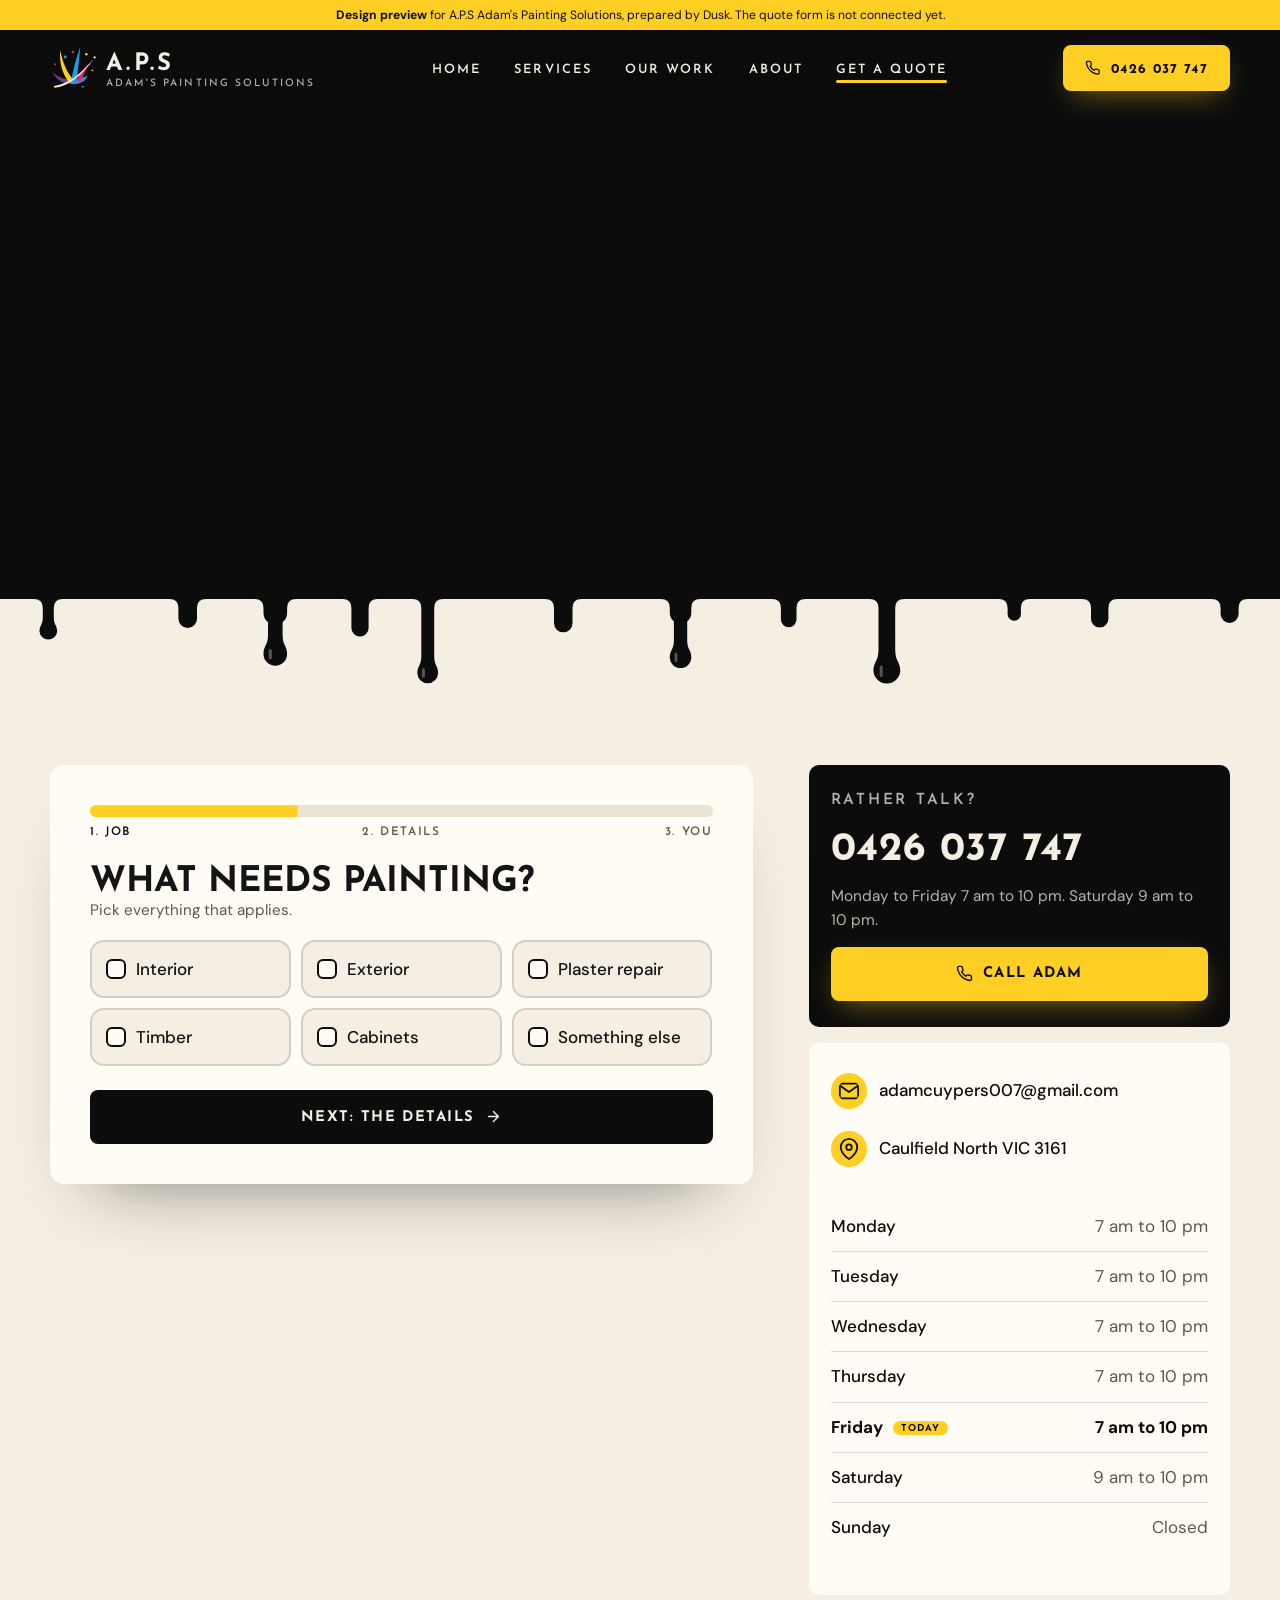
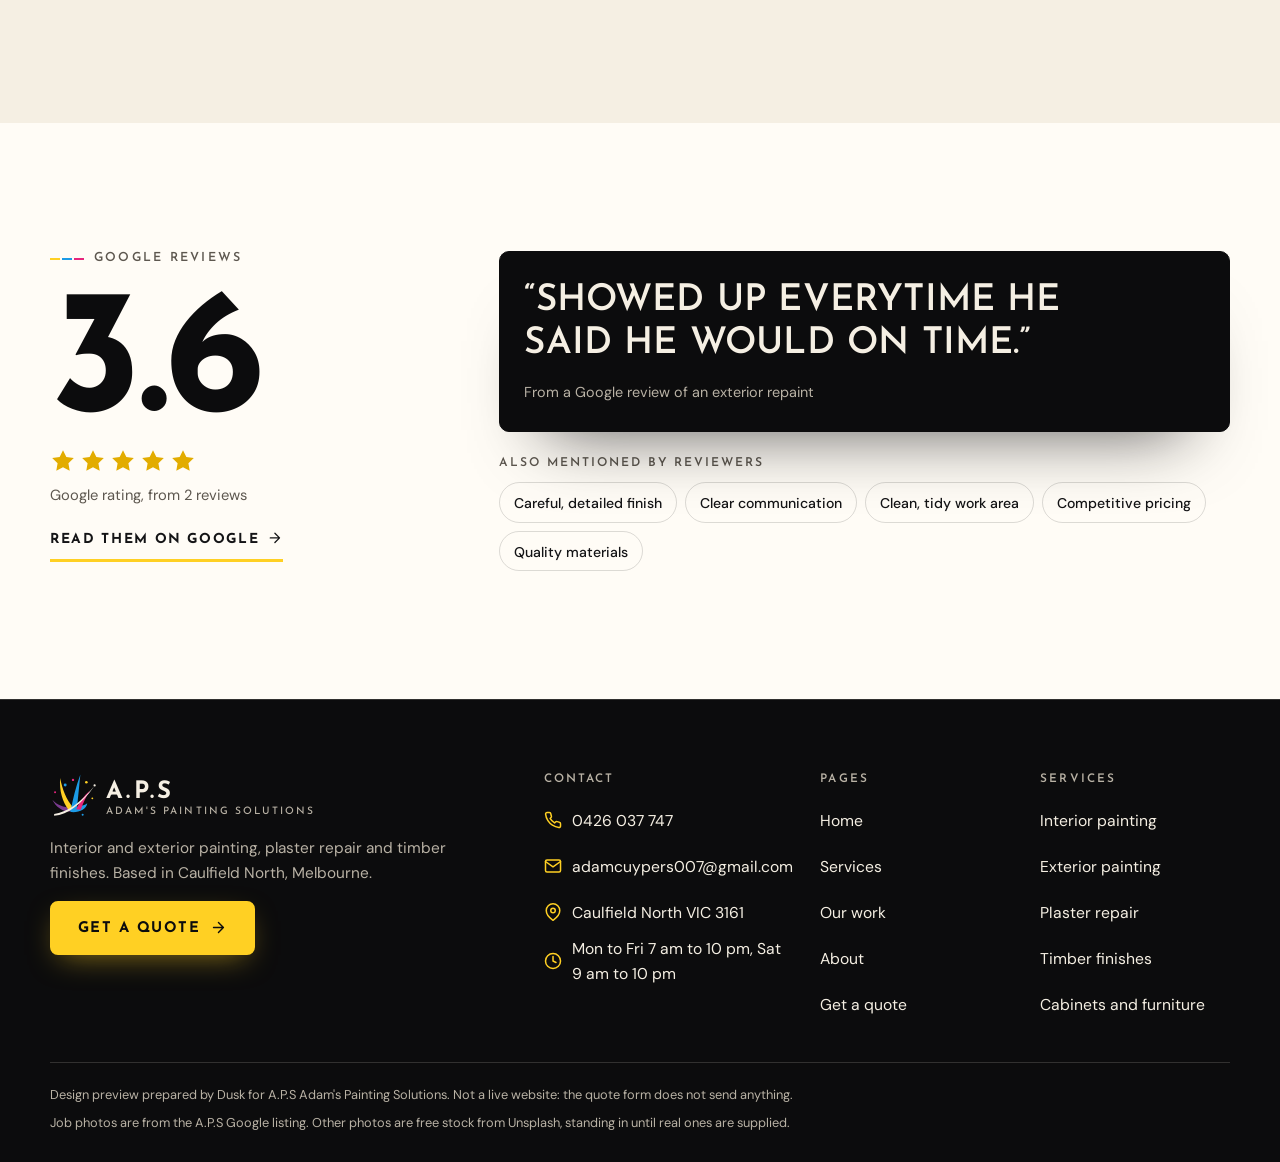
<file: contact.html>
<!doctype html>
<html lang="en-AU">
<head>
<meta charset="utf-8">
<meta name="viewport" content="width=device-width, initial-scale=1, viewport-fit=cover">
<title>Get a quote | A.P.S Adam&#39;s Painting Solutions</title>
<meta name="description" content="Request a painting quote from A.P.S Adam&#39;s Painting Solutions in Caulfield North, Melbourne, or call 0426 037 747.">
<meta name="robots" content="noindex, nofollow">
<meta name="theme-color" content="#0c0c0d">
<meta name="format-detection" content="telephone=no">
<link rel="icon" href="assets/favicon.svg" type="image/svg+xml">
<link rel="preconnect" href="https://fonts.googleapis.com">
<link rel="preconnect" href="https://fonts.gstatic.com" crossorigin>
<link href="https://fonts.googleapis.com/css2?family=DM+Sans:opsz,wght@9..40,400;9..40,500;9..40,700&amp;family=Josefin+Sans:wght@500;600;700&amp;display=swap" rel="stylesheet">
<link rel="stylesheet" href="assets/css/site.css?v=5">
<script>
(function(){var r=document.documentElement,p=false;r.classList.add('js');
try{var s=sessionStorage,m=matchMedia('(prefers-reduced-motion: reduce)').matches;
var n=(performance.getEntriesByType&&performance.getEntriesByType('navigation')[0])||{},t=n.type||'navigate';
var inside=!!s.getItem('aps-nav');s.removeItem('aps-nav');
if(!inside&&t==='navigate'&&document.referrer){try{inside=new URL(document.referrer).origin===location.origin}catch(e){}}
if(t==='back_forward')inside=true;
if(t==='reload')inside=false;
p=!m&&(!inside||/[?&]intro=1/.test(location.search));
if(/[?&]intro=0/.test(location.search))p=false;
if(!p&&!m&&inside)r.classList.add('wipe-in');}catch(e){}
r.classList.add(p?'has-intro':'no-intro');if(p)r.classList.add('intro-lock');
setTimeout(function(){if(!window.__aps)r.classList.remove('js','has-intro','intro-lock','wipe-in')},6000);
// if a newer version has been published than the copy this browser kept, load the new one once
try{var B='5';fetch('version.txt?'+Date.now(),{cache:'no-store'}).then(function(x){return x.ok?x.text():''}).then(function(t){t=(t||'').trim();
if(/^\d+$/.test(t)&&t!==B&&!new RegExp('[?&]r='+t+'(&|$)').test(location.search)){location.replace(location.pathname+'?r='+t+location.hash)}}).catch(function(){})}catch(e){}
})();
</script>
</head>
<body>
<a class="skip" href="#main">Skip to content</a>
<svg class="sr" aria-hidden="true" focusable="false" width="0" height="0"><defs>
<symbol id="i-phone" viewBox="0 0 24 24"><path d="M22 16.92v3a2 2 0 0 1-2.18 2 19.79 19.79 0 0 1-8.63-3.07 19.5 19.5 0 0 1-6-6 19.79 19.79 0 0 1-3.07-8.67A2 2 0 0 1 4.11 2h3a2 2 0 0 1 2 1.72 12.84 12.84 0 0 0 .7 2.81 2 2 0 0 1-.45 2.11L8.09 9.91a16 16 0 0 0 6 6l1.27-1.27a2 2 0 0 1 2.11-.45 12.84 12.84 0 0 0 2.81.7A2 2 0 0 1 22 16.92z"/></symbol>
<symbol id="i-arrow" viewBox="0 0 24 24"><path d="M5 12h14M12 5l7 7-7 7"/></symbol>
<symbol id="i-check" viewBox="0 0 24 24"><path d="M20 6L9 17l-5-5"/></symbol>
<symbol id="i-star" viewBox="0 0 24 24"><path fill="currentColor" stroke="none" d="M12 2l3.09 6.26L22 9.27l-5 4.87 1.18 6.88L12 17.77l-6.18 3.25L7 14.14 2 9.27l6.91-1.01L12 2z"/></symbol>
<symbol id="i-pin" viewBox="0 0 24 24"><path d="M21 10c0 7-9 13-9 13s-9-6-9-13a9 9 0 0 1 18 0z"/><circle cx="12" cy="10" r="3"/></symbol>
<symbol id="i-clock" viewBox="0 0 24 24"><circle cx="12" cy="12" r="10"/><path d="M12 6v6l4 2"/></symbol>
<symbol id="i-mail" viewBox="0 0 24 24"><path d="M4 4h16a2 2 0 0 1 2 2v12a2 2 0 0 1-2 2H4a2 2 0 0 1-2-2V6a2 2 0 0 1 2-2z"/><path d="M22 6l-10 7L2 6"/></symbol>
<symbol id="i-x" viewBox="0 0 24 24"><path d="M18 6L6 18M6 6l12 12"/></symbol>
<symbol id="i-left" viewBox="0 0 24 24"><path d="M15 18l-6-6 6-6"/></symbol>
<symbol id="i-right" viewBox="0 0 24 24"><path d="M9 18l6-6-6-6"/></symbol>
<symbol id="i-shield" viewBox="0 0 24 24"><path d="M12 22s8-4 8-10V5l-8-3-8 3v7c0 6 8 10 8 10z"/><path d="M9 12l2 2 4-4"/></symbol>
<symbol id="brush" viewBox="0 0 600 90" preserveAspectRatio="none"><rect x="22" y="-0.6" width="319" height="7.2" rx="3.6"/><rect x="380" y="-0.6" width="183" height="7.2" rx="3.6"/><rect x="18" y="5.4" width="562" height="7.2" rx="3.6"/><rect x="11" y="11.4" width="527" height="7.2" rx="3.6"/><rect x="17" y="17.4" width="566" height="7.2" rx="3.6"/><rect x="7" y="23.4" width="334" height="7.2" rx="3.6"/><rect x="365" y="23.4" width="203" height="7.2" rx="3.6"/><rect x="10" y="29.4" width="468" height="7.2" rx="3.6"/><rect x="527" y="29.4" width="52" height="7.2" rx="3.6"/><rect x="3" y="35.4" width="509" height="7.2" rx="3.6"/><rect x="532" y="35.4" width="46" height="7.2" rx="3.6"/><rect x="5" y="41.4" width="498" height="7.2" rx="3.6"/><rect x="8" y="47.4" width="577" height="7.2" rx="3.6"/><rect x="8" y="53.4" width="452" height="7.2" rx="3.6"/><rect x="507" y="53.4" width="57" height="7.2" rx="3.6"/><rect x="18" y="59.4" width="398" height="7.2" rx="3.6"/><rect x="438" y="59.4" width="139" height="7.2" rx="3.6"/><rect x="6" y="65.4" width="489" height="7.2" rx="3.6"/><rect x="14" y="71.4" width="529" height="7.2" rx="3.6"/><rect x="21" y="77.4" width="342" height="7.2" rx="3.6"/><rect x="388" y="77.4" width="151" height="7.2" rx="3.6"/><rect x="29" y="83.4" width="453" height="7.2" rx="3.6"/></symbol><filter id="rough" x="-4%" y="-25%" width="108%" height="150%"><feTurbulence type="fractalNoise" baseFrequency="0.018 0.42" numOctaves="2" seed="4" result="n"/><feDisplacementMap in="SourceGraphic" in2="n" scale="7" xChannelSelector="R" yChannelSelector="G"/></filter>
</defs></svg>
<div class="intro" id="intro">
  <div class="intro-paint" aria-hidden="true"><i style="--c:var(--yellow)"></i><i style="--c:var(--blue)"></i><i style="--c:var(--pink)"></i></div>
  <div class="intro-cols" aria-hidden="true"><i style="--c:var(--yellow)"></i><i style="--c:var(--blue)"></i><i style="--c:var(--pink)"></i></div>
  <div class="intro-brand" aria-hidden="true">
    <svg class="intro-mark" viewBox="0 0 100 100" aria-hidden="true" focusable="false">
<path class="s" style="--i:0" fill="#7a3b8f" d="M48 83C31 86 14 76 5 58c11 12 27 18 44 17z"/>
<path class="s" style="--i:1" fill="#ffd023" d="M41 81C27 63 20 39 22 11c5 25 13 46 29 65z"/>
<path class="s" style="--i:2" fill="#1c9be6" d="M45 81c5-25 11-51 21-78-3 28-5 53-8 77z"/>
<path class="s" style="--i:3" fill="#1c9be6" d="M43 79c13-8 28-5 38-13-2 13-18 21-36 19z"/>
<path class="s" style="--i:4" fill="#e6257c" d="M57 79c7-16 17-30 30-41-9 14-15 27-20 42z"/>
<path class="s" style="--i:5" fill="currentColor" d="M9 89c27-3 57-23 87-60C69 68 39 91 9 93z"/>
<circle class="d" style="--i:0" fill="#1c9be6" cx="33" cy="26" r="3.2"/>
<circle class="d" style="--i:1" fill="#e6257c" cx="50" cy="15" r="2.6"/>
<circle class="d" style="--i:2" fill="#ffd023" cx="79" cy="20" r="2.8"/>
<circle class="d" style="--i:3" fill="#e6257c" cx="11" cy="42" r="2.2"/>
<circle class="d" style="--i:4" fill="#ffd023" cx="92" cy="55" r="2"/>
<circle class="d" style="--i:5" fill="#1c9be6" cx="71" cy="91" r="2.2"/>
<circle class="d" style="--i:6" fill="currentColor" cx="97" cy="27" r="2.4"/>
</svg>
    <div class="intro-name">
      <span class="intro-aps"><span>A.P.S</span></span>
      <span class="intro-full"><span>Adam&#39;s Painting Solutions</span></span>
      <span class="intro-rule"></span>
      <span class="intro-loc">Caulfield North &middot; Melbourne</span>
    </div>
  </div>
  <button class="intro-skip" type="button">Skip intro</button>
</div>
<div class="wipe" aria-hidden="true"><i style="--c:var(--yellow);--i:0"></i><i style="--c:var(--blue);--i:1"></i><i style="--c:var(--pink);--i:2"></i></div>
<div class="preview-strip"><b>Design preview</b> for A.P.S Adam&#39;s Painting Solutions, prepared by Dusk. The quote form is not connected yet.</div>
<header class="hdr">
  <div class="wrap hdr-in">
    <a class="logo" href="index.html" aria-label="A.P.S Adam&#39;s Painting Solutions, home"><svg class="logo-mark" viewBox="0 0 100 100" aria-hidden="true" focusable="false">
<path fill="#7a3b8f" d="M48 83C31 86 14 76 5 58c11 12 27 18 44 17z"/>
<path fill="#ffd023" d="M41 81C27 63 20 39 22 11c5 25 13 46 29 65z"/>
<path fill="#1c9be6" d="M45 81c5-25 11-51 21-78-3 28-5 53-8 77z"/>
<path fill="#1c9be6" d="M43 79c13-8 28-5 38-13-2 13-18 21-36 19z"/>
<path fill="#e6257c" d="M57 79c7-16 17-30 30-41-9 14-15 27-20 42z"/>
<path fill="currentColor" d="M9 89c27-3 57-23 87-60C69 68 39 91 9 93z"/>
<circle fill="#1c9be6" cx="33" cy="26" r="3.2"/>
<circle fill="#e6257c" cx="50" cy="15" r="2.6"/>
<circle fill="#ffd023" cx="79" cy="20" r="2.8"/>
<circle fill="#e6257c" cx="11" cy="42" r="2.2"/>
<circle fill="#ffd023" cx="92" cy="55" r="2"/>
<circle fill="#1c9be6" cx="71" cy="91" r="2.2"/>
<circle fill="currentColor" cx="97" cy="27" r="2.4"/>
</svg><span class="logo-txt"><b>A.P.S</b><i>Adam&#39;s Painting Solutions</i></span></a>
    <nav class="nav" aria-label="Main">
      <a href="index.html">Home</a><a href="services.html">Services</a><a href="work.html">Our work</a><a href="about.html">About</a><a href="contact.html" aria-current="page">Get a quote</a>
    </nav>
    <a class="btn btn-y hdr-call" href="tel:+61426037747"><svg class="ico" aria-hidden="true" focusable="false"><use href="#i-phone"/></svg>0426 037 747</a>
    <button class="burger" type="button" aria-label="Open menu" aria-expanded="false" aria-controls="menu"><span></span><span></span><span></span></button>
  </div>
</header>
<div class="menu" id="menu">
  <nav class="menu-list" aria-label="Menu">
    <a href="index.html" style="--c:var(--yellow);--i:0">Home</a><a href="services.html" style="--c:var(--blue);--i:1">Services</a><a href="work.html" style="--c:var(--pink);--i:2">Our work</a><a href="about.html" style="--c:var(--plum);--i:3">About</a>
    <a href="contact.html" style="--c:var(--yellow);--i:4" aria-current="page">Get a quote</a>
  </nav>
  <div class="menu-foot">
    <a class="btn btn-y btn-block" href="tel:+61426037747"><svg class="ico" aria-hidden="true" focusable="false"><use href="#i-phone"/></svg>Call 0426 037 747</a>
    <p>Mon to Fri 7 am to 10 pm &middot; Sat 9 am to 10 pm</p>
  </div>
</div>
<main id="main">
<section class="phero">
  <svg class="phero-blob" viewBox="0 0 100 100" aria-hidden="true" focusable="false">
<path class="s" style="--i:0" fill="#7a3b8f" d="M48 83C31 86 14 76 5 58c11 12 27 18 44 17z"/>
<path class="s" style="--i:1" fill="#ffd023" d="M41 81C27 63 20 39 22 11c5 25 13 46 29 65z"/>
<path class="s" style="--i:2" fill="#1c9be6" d="M45 81c5-25 11-51 21-78-3 28-5 53-8 77z"/>
<path class="s" style="--i:3" fill="#1c9be6" d="M43 79c13-8 28-5 38-13-2 13-18 21-36 19z"/>
<path class="s" style="--i:4" fill="#e6257c" d="M57 79c7-16 17-30 30-41-9 14-15 27-20 42z"/>
<path class="s" style="--i:5" fill="currentColor" d="M9 89c27-3 57-23 87-60C69 68 39 91 9 93z"/>
<circle class="d" style="--i:0" fill="#1c9be6" cx="33" cy="26" r="3.2"/>
<circle class="d" style="--i:1" fill="#e6257c" cx="50" cy="15" r="2.6"/>
<circle class="d" style="--i:2" fill="#ffd023" cx="79" cy="20" r="2.8"/>
<circle class="d" style="--i:3" fill="#e6257c" cx="11" cy="42" r="2.2"/>
<circle class="d" style="--i:4" fill="#ffd023" cx="92" cy="55" r="2"/>
<circle class="d" style="--i:5" fill="#1c9be6" cx="71" cy="91" r="2.2"/>
<circle class="d" style="--i:6" fill="currentColor" cx="97" cy="27" r="2.4"/>
</svg>
  <div class="wrap phero-in">
    <p class="kicker" data-h style="--i:0"><span class="dots"></span>Get a quote</p>
    <h1 class="phero-title" data-h style="--i:1">Tell Adam about the <span class="stroke">job.</span></h1>
    <p class="lede" data-h style="--i:2">Three quick steps. Or skip the form and call 0426 037 747.</p>
    
  </div>
</section>
<section class="sec sec--paper has-drips">
  <div class="drips-wrap" aria-hidden="true"><svg class="drips" data-r viewBox="0 0 1440 124" preserveAspectRatio="none" focusable="false"><path d="M0 0H1440V9L1372.5 9Q1363.5 9 1363.5 18L1363.5 31.8A7.2 7.2 0 0 1 1349.1 31.8L1349.1 18Q1349.1 9 1340.1 9L1247.6 9Q1238.6 9 1238.6 18L1238.6 24.0A9.0 9.0 0 0 1 1220.6 24.0L1220.6 18Q1220.6 9 1211.6 9L1117.4 9Q1108.4 9 1108.4 18L1108.4 28.9A8.7 8.7 0 0 1 1091.0 28.9L1091.0 18Q1091.0 9 1082.0 9L1029.9 9Q1020.9 9 1020.9 18L1020.9 24.0A6.6 6.6 0 0 1 1007.6 24.0L1007.6 18Q1007.6 9 998.6 9L904.2 9Q895.2 9 895.2 18L895.2 59.5C895.2 71.6 900.3 71.6 900.3 81.1A13.5 13.5 0 0 1 873.4 81.1C873.4 71.6 878.5 71.6 878.5 59.5L878.5 18Q878.5 9 869.5 9L805.5 9Q796.5 9 796.5 18L796.5 29.4A7.8 7.8 0 0 1 780.9 29.4L780.9 18Q780.9 9 771.9 9L700.3 9Q691.3 9 691.3 18L691.3 23.0A10.7 10.7 0 0 1 669.8 23.0L669.8 18Q669.8 9 660.8 9L581.5 9Q572.5 9 572.5 18L572.5 33.1A9.2 9.2 0 0 1 554.0 33.1L554.0 18Q554.0 9 545.0 9L443.2 9Q434.2 9 434.2 18L434.2 66.2C434.2 75.6 438.1 75.6 438.1 82.9A10.4 10.4 0 0 1 417.3 82.9C417.3 75.6 421.3 75.6 421.3 66.2L421.3 18Q421.3 9 412.3 9L377.6 9Q368.6 9 368.6 18L368.6 38.0A8.6 8.6 0 0 1 351.4 38.0L351.4 18Q351.4 9 342.4 9L296.1 9Q287.1 9 287.1 18L287.1 23.0A11.8 11.8 0 0 1 263.5 23.0L263.5 18Q263.5 9 254.5 9L206.0 9Q197.0 9 197.0 18L197.0 28.7A9.3 9.3 0 0 1 178.4 28.7L178.4 18Q178.4 9 169.4 9L62.8 9Q53.8 9 53.8 18L53.8 27.3C53.8 35.3 57.2 35.3 57.2 41.5A8.9 8.9 0 0 1 39.5 41.5C39.5 35.3 42.8 35.3 42.8 27.3L42.8 18Q42.8 9 33.8 9L0 9z"/><g class="drips-run" style="--i:0"><path d="M687.2 0L687.2 50.2C687.2 59.8 691.3 59.8 691.3 67.3A10.7 10.7 0 0 1 669.8 67.3C669.8 59.8 673.9 59.8 673.9 50.2L673.9 0z"/><path class="drips-gloss" d="M676.0 64.1v6.7" stroke-width="2.8"/></g><g class="drips-run" style="--i:1"><path d="M282.6 0L282.6 45.1C282.6 55.7 287.1 55.7 287.1 64.0A11.8 11.8 0 0 1 263.5 64.0C263.5 55.7 268.0 55.7 268.0 45.1L268.0 0z"/><path class="drips-gloss" d="M270.3 60.5v7.3" stroke-width="3.1"/></g><path class="drips-gloss" stroke-width="3" d="M881.2 77.0v8.4M423.4 79.8v6.5"/><circle class="drips-drop" cx="680.5" cy="81.1" r="5.4"/></svg></div>
  <div class="wrap contact-grid">
    <form class="quote" id="quote" data-quote novalidate action="#" method="post" data-r>
      <div class="q-progress" aria-hidden="true">
        <div class="q-track"><span class="q-bar"></span></div>
        <ol class="q-labels"><li class="is-on">1. Job</li><li>2. Details</li><li>3. You</li></ol>
      </div>

      <fieldset class="q-step is-on">
        <legend>What needs painting?</legend>
        <p class="q-help">Pick everything that applies.</p>
        <div class="q-chips"><label class="q-chip"><input type="checkbox" name="job" value="Interior"><span>Interior</span></label><label class="q-chip"><input type="checkbox" name="job" value="Exterior"><span>Exterior</span></label><label class="q-chip"><input type="checkbox" name="job" value="Plaster repair"><span>Plaster repair</span></label><label class="q-chip"><input type="checkbox" name="job" value="Timber"><span>Timber</span></label><label class="q-chip"><input type="checkbox" name="job" value="Cabinets"><span>Cabinets</span></label><label class="q-chip"><input type="checkbox" name="job" value="Something else"><span>Something else</span></label></div>
        <p class="q-err" role="alert" hidden>Pick at least one, so Adam knows what he is looking at.</p>
        <div class="q-nav"><button type="button" class="btn btn-ink" data-next>Next: the details <svg class="ico" aria-hidden="true" focusable="false"><use href="#i-arrow"/></svg></button></div>
      </fieldset>

      <fieldset class="q-step">
        <legend>Tell us about it</legend>
        <div class="q-row">
          <div class="q-field">
            <label for="q-suburb">Suburb</label>
            <input id="q-suburb" name="suburb" type="text" autocomplete="address-level2" required data-msg="Add your suburb so Adam knows where the job is." placeholder="e.g. Caulfield North">
            <p class="q-err" role="alert" hidden></p>
          </div>
          <div class="q-field">
            <label for="q-type">Property</label>
            <select id="q-type" name="type">
              <option>House</option><option>Unit or apartment</option><option>Townhouse</option><option>Shop or office</option><option>Something else</option>
            </select>
          </div>
        </div>
        <div>
          <p class="q-label" id="q-when-l" style="margin-bottom:8px">When are you hoping to start?</p>
          <div class="q-chips q-chips--3" role="radiogroup" aria-labelledby="q-when-l"><label class="q-chip q-chip--radio"><input type="radio" name="when" value="As soon as possible"><span>As soon as possible</span></label><label class="q-chip q-chip--radio"><input type="radio" name="when" value="In the next month or two" checked><span>In the next month or two</span></label><label class="q-chip q-chip--radio"><input type="radio" name="when" value="Just planning ahead"><span>Just planning ahead</span></label></div>
        </div>
        <div class="q-field">
          <label for="q-notes">Anything Adam should know? <small>(optional)</small></label>
          <textarea id="q-notes" name="notes" rows="4" placeholder="Rooms, rough sizes, colours you have in mind, any repairs needed."></textarea>
        </div>
        <div class="q-nav">
          <button type="button" class="q-back" data-back>Back</button>
          <button type="button" class="btn btn-ink" data-next>Next: your details <svg class="ico" aria-hidden="true" focusable="false"><use href="#i-arrow"/></svg></button>
        </div>
      </fieldset>

      <fieldset class="q-step">
        <legend>Where can Adam reach you?</legend>
        <div class="q-field">
          <label for="q-name">Your name</label>
          <input id="q-name" name="name" type="text" autocomplete="name" required data-msg="Add your name so Adam knows who to ask for.">
          <p class="q-err" role="alert" hidden></p>
        </div>
        <div class="q-row">
          <div class="q-field">
            <label for="q-phone">Mobile or phone</label>
            <input id="q-phone" name="phone" type="tel" inputmode="tel" autocomplete="tel" required data-msg="Add a number Adam can call you back on.">
            <p class="q-err" role="alert" hidden></p>
          </div>
          <div class="q-field">
            <label for="q-email">Email <small>(optional)</small></label>
            <input id="q-email" name="email" type="email" inputmode="email" autocomplete="email" autocapitalize="off" spellcheck="false">
            <p class="q-err" role="alert" hidden></p>
          </div>
        </div>
        <p class="q-fine">Design preview: pressing the button shows the confirmation only. Nothing you type is sent or stored.</p>
        <div class="q-nav">
          <button type="button" class="q-back" data-back>Back</button>
          <button type="submit" class="btn btn-y">Send my request <svg class="ico" aria-hidden="true" focusable="false"><use href="#i-arrow"/></svg></button>
        </div>
      </fieldset>

      <div class="q-done" role="status">
        <span class="q-tick" aria-hidden="true"><svg viewBox="0 0 24 24"><path d="M5 12.5l4.5 4.5L19 7.5"/></svg></span>
        <h2 class="h3">Thanks<span class="q-who"></span>. That is the whole form.</h2>
        <p class="q-note">This is a design preview, so nothing was sent. On the live site this request would go straight to Adam.</p>
        <div class="hero-cta">
          <a class="btn btn-ink" href="tel:+61426037747"><svg class="ico" aria-hidden="true" focusable="false"><use href="#i-phone"/></svg>Call 0426 037 747</a>
          <button type="button" class="btn btn-line" data-again>Start again</button>
        </div>
      </div>
    </form>

    <aside class="contact-side" aria-label="Other ways to reach A.P.S">
      <div class="contact-card" data-r="right">
        <p class="kicker">Rather talk?</p>
        <a class="contact-big" href="tel:+61426037747">0426 037 747</a>
        <p>Monday to Friday 7 am to 10 pm. Saturday 9 am to 10 pm.</p>
        <a class="btn btn-y" href="tel:+61426037747"><svg class="ico" aria-hidden="true" focusable="false"><use href="#i-phone"/></svg>Call Adam</a>
      </div>
      <div class="contact-card contact-card--paper" data-r="right" style="--i:1">
        <a class="contact-line" href="mailto:adamcuypers007@gmail.com"><svg class="ico" aria-hidden="true" focusable="false"><use href="#i-mail"/></svg><span>adamcuypers007@gmail.com</span></a>
        <a class="contact-line" href="https://www.google.com/maps/search/?api=1&amp;query=A.P.S+Adam%27s+Painting+Solutions+Caulfield+North+VIC" target="_blank" rel="noopener"><svg class="ico" aria-hidden="true" focusable="false"><use href="#i-pin"/></svg><span>Caulfield North VIC 3161</span></a>
        <dl class="hours">
            <div data-day="1"><dt>Monday</dt><dd>7 am to 10 pm</dd></div>
            <div data-day="2"><dt>Tuesday</dt><dd>7 am to 10 pm</dd></div>
            <div data-day="3"><dt>Wednesday</dt><dd>7 am to 10 pm</dd></div>
            <div data-day="4"><dt>Thursday</dt><dd>7 am to 10 pm</dd></div>
            <div data-day="5"><dt>Friday</dt><dd>7 am to 10 pm</dd></div>
            <div data-day="6"><dt>Saturday</dt><dd>9 am to 10 pm</dd></div>
            <div data-day="0"><dt>Sunday</dt><dd>Closed</dd></div>
          </dl>
      </div>
    </aside>
  </div>
</section>

<section class="sec sec--white" id="reviews">
  <div class="wrap rev">
    <div class="rev-score" data-r>
      <p class="kicker"><span class="dots"></span>Google reviews</p>
      <p class="rev-num" aria-hidden="true" data-count="5.0">5.0</p>
      <p class="rev-stars" role="img" aria-label="5.0 out of 5 stars"><svg class="ico" style="--i:0" aria-hidden="true" focusable="false"><use href="#i-star"/></svg><svg class="ico" style="--i:1" aria-hidden="true" focusable="false"><use href="#i-star"/></svg><svg class="ico" style="--i:2" aria-hidden="true" focusable="false"><use href="#i-star"/></svg><svg class="ico" style="--i:3" aria-hidden="true" focusable="false"><use href="#i-star"/></svg><svg class="ico" style="--i:4" aria-hidden="true" focusable="false"><use href="#i-star"/></svg></p>
      <p class="rev-src">Google rating, from 2 reviews</p>
      <a class="link" href="https://www.google.com/maps/search/?api=1&amp;query=A.P.S+Adam%27s+Painting+Solutions+Caulfield+North+VIC" target="_blank" rel="noopener">Read them on Google <svg class="ico" aria-hidden="true" focusable="false"><use href="#i-arrow"/></svg></a>
    </div>
    <div class="rev-body">
      <figure class="rev-quote" data-r style="--i:1">
        <blockquote>&ldquo;Showed up everytime he said he would on time.&rdquo;</blockquote>
        <figcaption>From a Google review of an exterior repaint</figcaption>
      </figure>
      <div class="rev-themes" data-r style="--i:2">
        <h3>Also mentioned by reviewers</h3>
        <ul class="tags">
          <li>Careful, detailed finish</li>
          <li>Clear communication</li>
          <li>Clean, tidy work area</li>
          <li>Competitive pricing</li>
          <li>Quality materials</li>
        </ul>
      </div>
    </div>
  </div>
</section>
</main>
<footer class="ftr">
  <div class="wrap">
    <div class="ftr-top">
      <div class="ftr-brand">
        <a class="logo" href="index.html" aria-label="A.P.S Adam&#39;s Painting Solutions, home"><svg class="logo-mark" viewBox="0 0 100 100" aria-hidden="true" focusable="false">
<path fill="#7a3b8f" d="M48 83C31 86 14 76 5 58c11 12 27 18 44 17z"/>
<path fill="#ffd023" d="M41 81C27 63 20 39 22 11c5 25 13 46 29 65z"/>
<path fill="#1c9be6" d="M45 81c5-25 11-51 21-78-3 28-5 53-8 77z"/>
<path fill="#1c9be6" d="M43 79c13-8 28-5 38-13-2 13-18 21-36 19z"/>
<path fill="#e6257c" d="M57 79c7-16 17-30 30-41-9 14-15 27-20 42z"/>
<path fill="currentColor" d="M9 89c27-3 57-23 87-60C69 68 39 91 9 93z"/>
<circle fill="#1c9be6" cx="33" cy="26" r="3.2"/>
<circle fill="#e6257c" cx="50" cy="15" r="2.6"/>
<circle fill="#ffd023" cx="79" cy="20" r="2.8"/>
<circle fill="#e6257c" cx="11" cy="42" r="2.2"/>
<circle fill="#ffd023" cx="92" cy="55" r="2"/>
<circle fill="#1c9be6" cx="71" cy="91" r="2.2"/>
<circle fill="currentColor" cx="97" cy="27" r="2.4"/>
</svg><span class="logo-txt"><b>A.P.S</b><i>Adam&#39;s Painting Solutions</i></span></a>
        <p>Interior and exterior painting, plaster repair and timber finishes. Based in Caulfield North, Melbourne.</p>
        <a class="btn btn-y" href="contact.html">Get a quote <svg class="ico" aria-hidden="true" focusable="false"><use href="#i-arrow"/></svg></a>
      </div>
      <div class="ftr-cols">
        <div class="ftr-contact">
          <h2>Contact</h2>
          <ul class="ftr-list">
            <li><a href="tel:+61426037747"><svg class="ico" aria-hidden="true" focusable="false"><use href="#i-phone"/></svg>0426 037 747</a></li>
            <li><a href="mailto:adamcuypers007@gmail.com"><svg class="ico" aria-hidden="true" focusable="false"><use href="#i-mail"/></svg>adamcuypers007@gmail.com</a></li>
            <li><span><svg class="ico" aria-hidden="true" focusable="false"><use href="#i-pin"/></svg>Caulfield North VIC 3161</span></li>
            <li><span><svg class="ico" aria-hidden="true" focusable="false"><use href="#i-clock"/></svg>Mon to Fri 7 am to 10 pm, Sat 9 am to 10 pm</span></li>
          </ul>
        </div>
        <div>
          <h2>Pages</h2>
          <ul class="ftr-list">
            <li><a href="index.html">Home</a></li><li><a href="services.html">Services</a></li><li><a href="work.html">Our work</a></li><li><a href="about.html">About</a></li>
            <li><a href="contact.html">Get a quote</a></li>
          </ul>
        </div>
        <div>
          <h2>Services</h2>
          <ul class="ftr-list">
            <li><a href="services.html#interior">Interior painting</a></li>
            <li><a href="services.html#exterior">Exterior painting</a></li>
            <li><a href="services.html#repairs">Plaster repair</a></li>
            <li><a href="services.html#timber">Timber finishes</a></li>
            <li><a href="services.html#cabinets">Cabinets and furniture</a></li>
          </ul>
        </div>
      </div>
    </div>
    <div class="ftr-note">
      <p>Design preview prepared by Dusk for A.P.S Adam&#39;s Painting Solutions. Not a live website: the quote form does not send anything.</p>
      <p>Job photos are from the A.P.S Google listing. Other photos are free stock from Unsplash, standing in until real ones are supplied.</p>
    </div>
  </div>
</footer>
<div class="bar"><a class="btn btn-ghost" href="tel:+61426037747"><svg class="ico" aria-hidden="true" focusable="false"><use href="#i-phone"/></svg>Call Adam</a><a class="btn btn-y" href="#quote">Get a quote <svg class="ico" aria-hidden="true" focusable="false"><use href="#i-arrow"/></svg></a></div>
<script src="assets/js/site.js?v=5" defer></script>
</body>
</html>
</file>
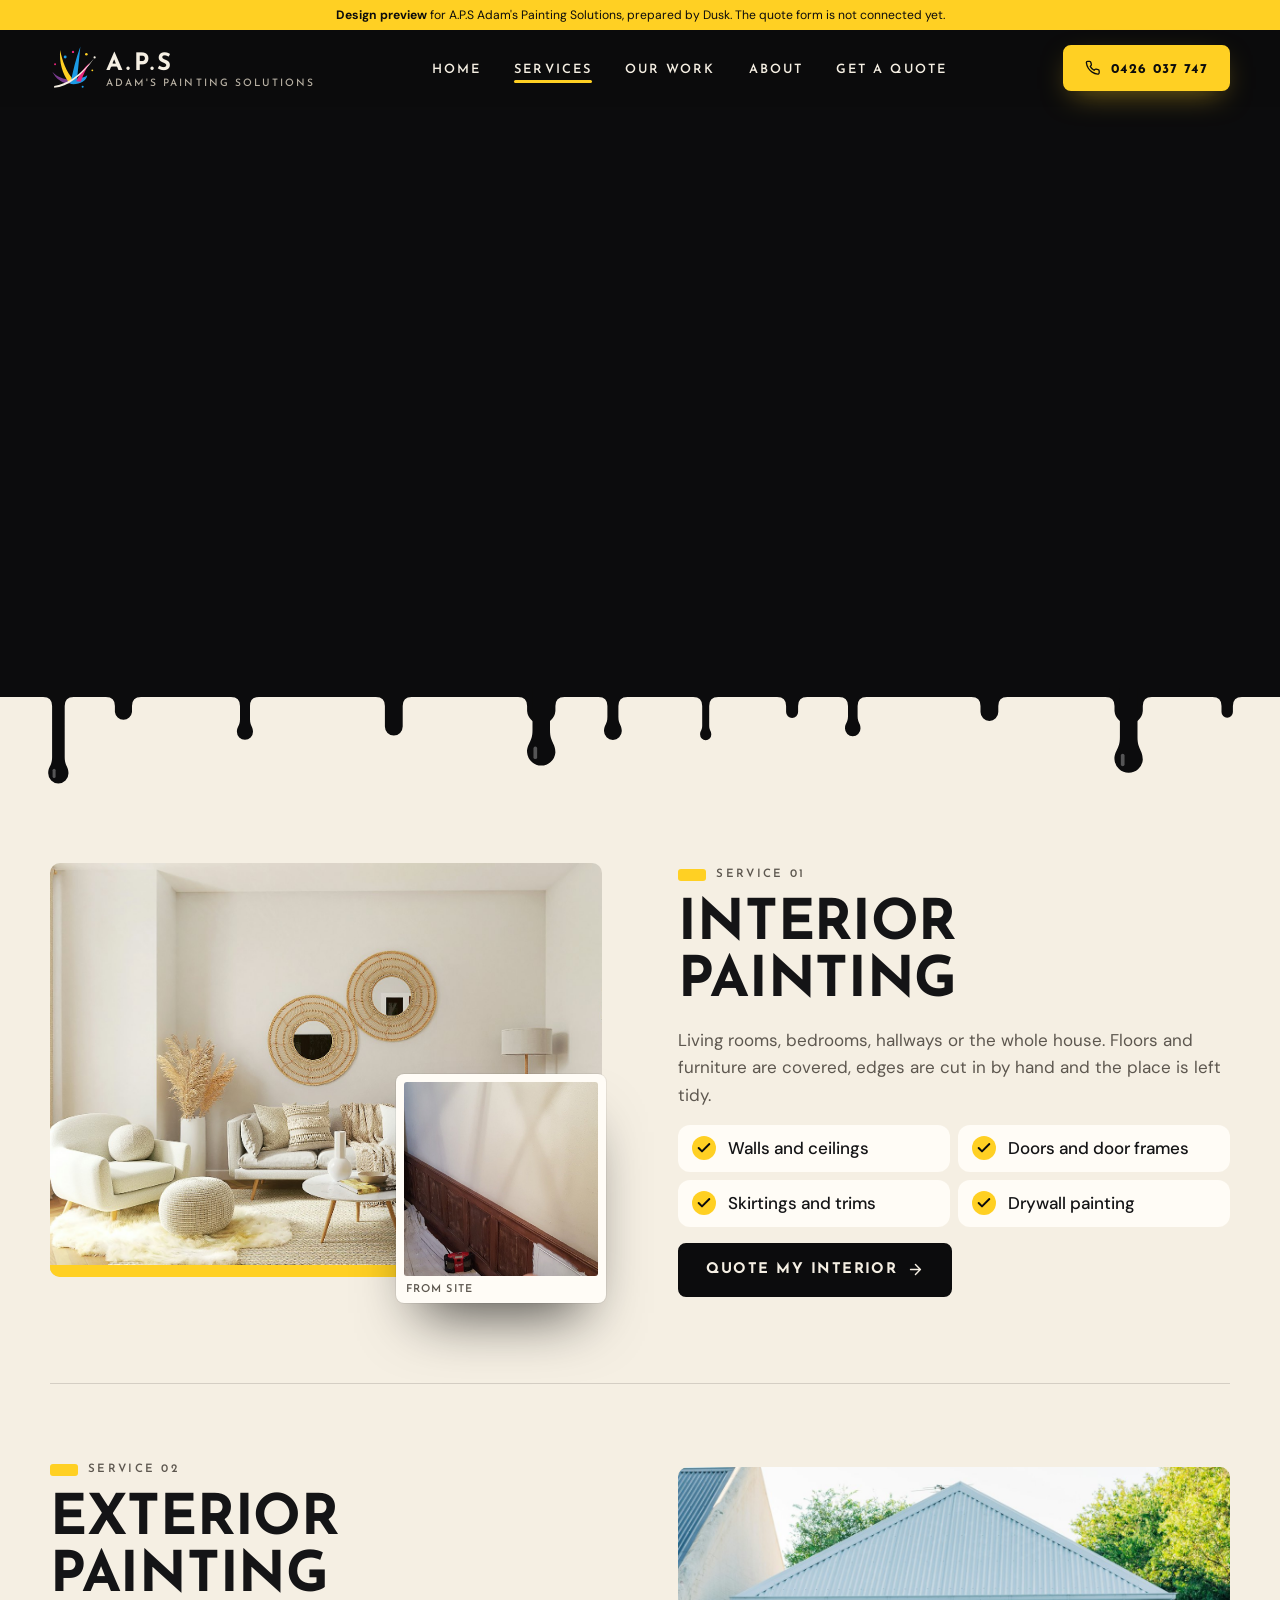
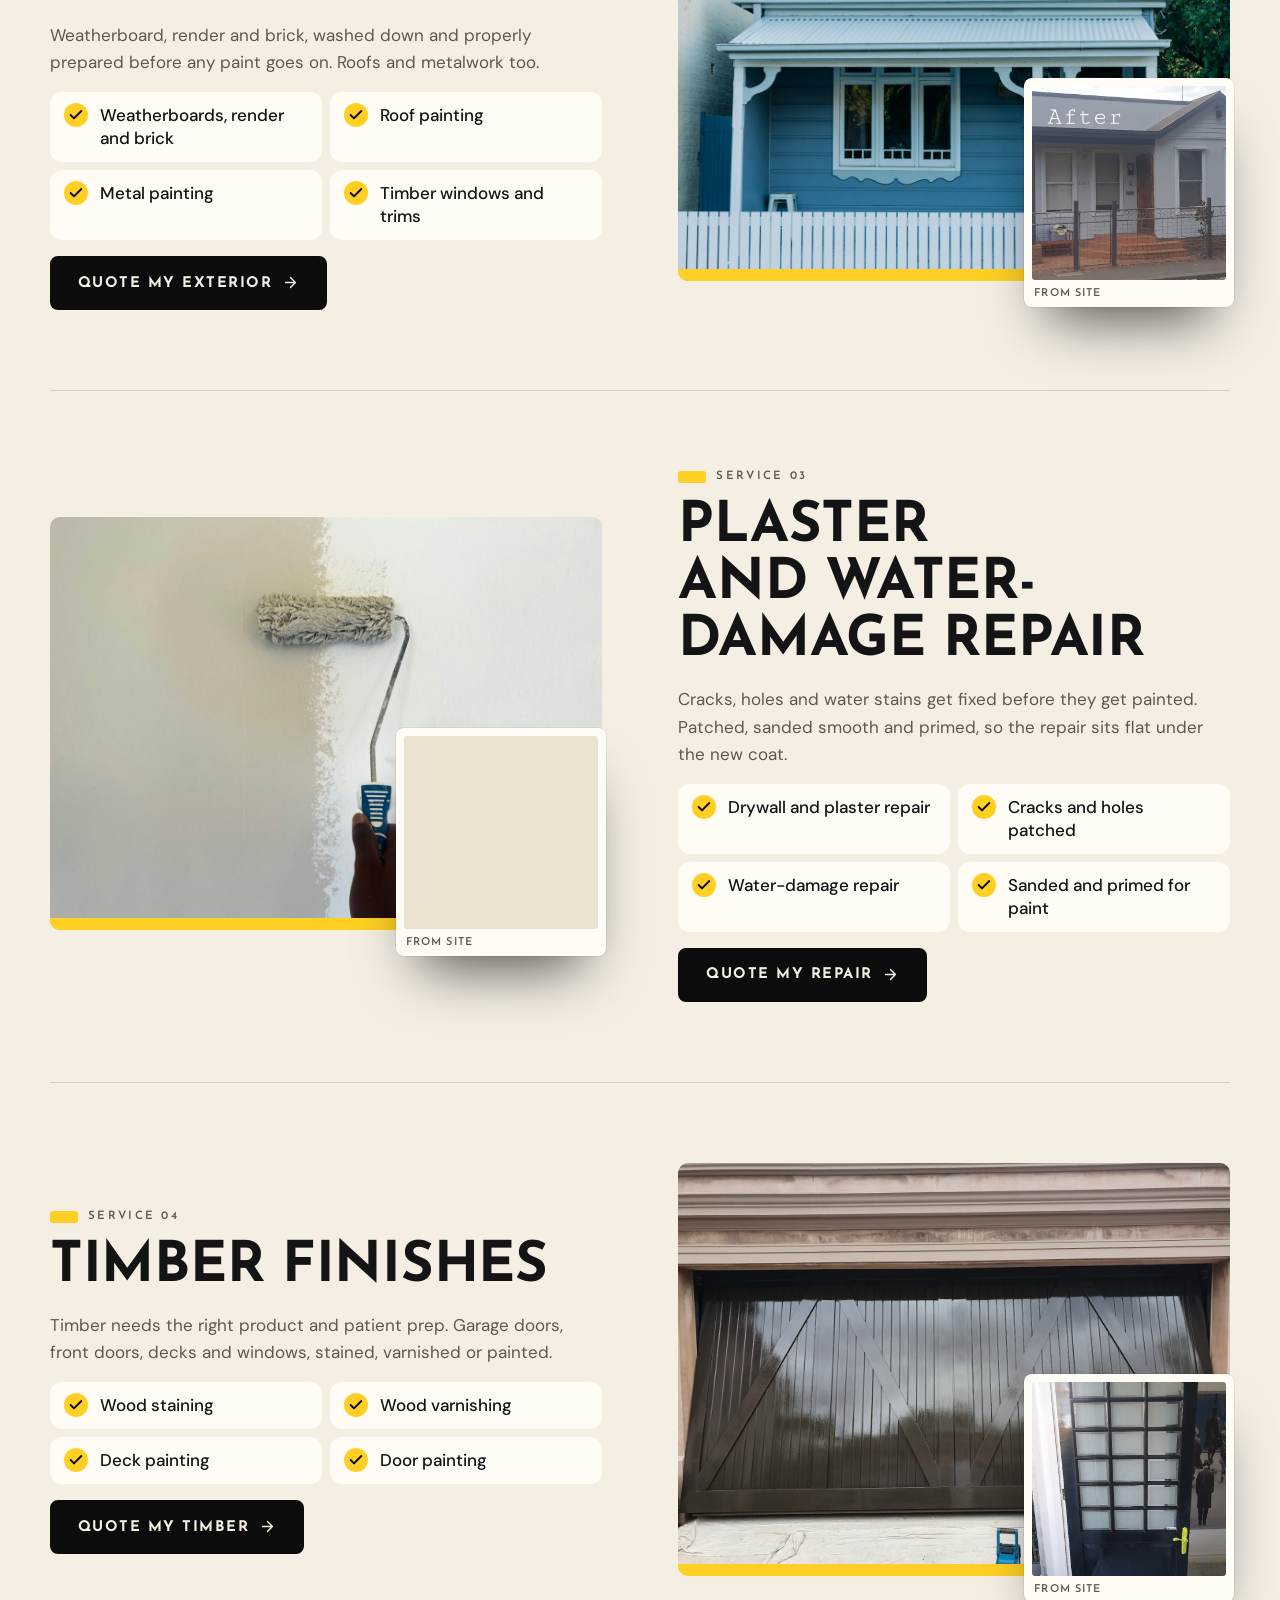
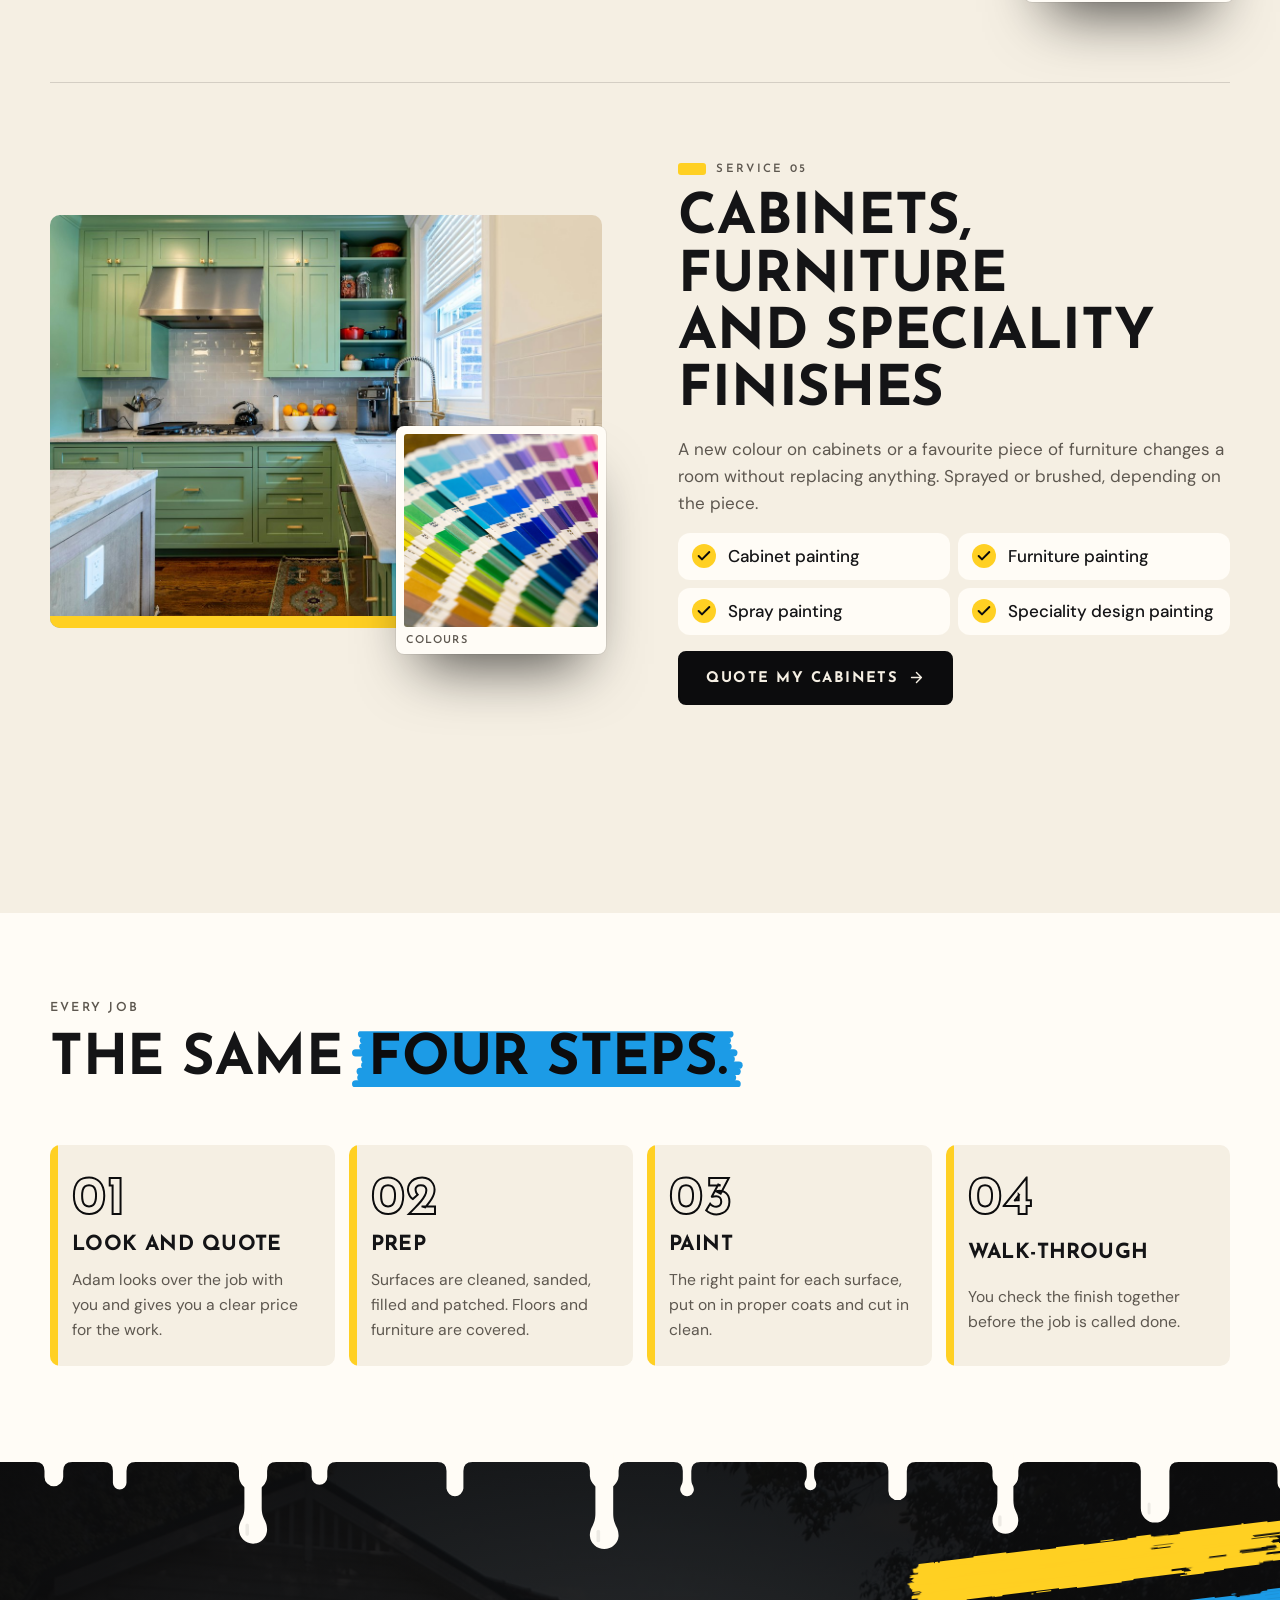
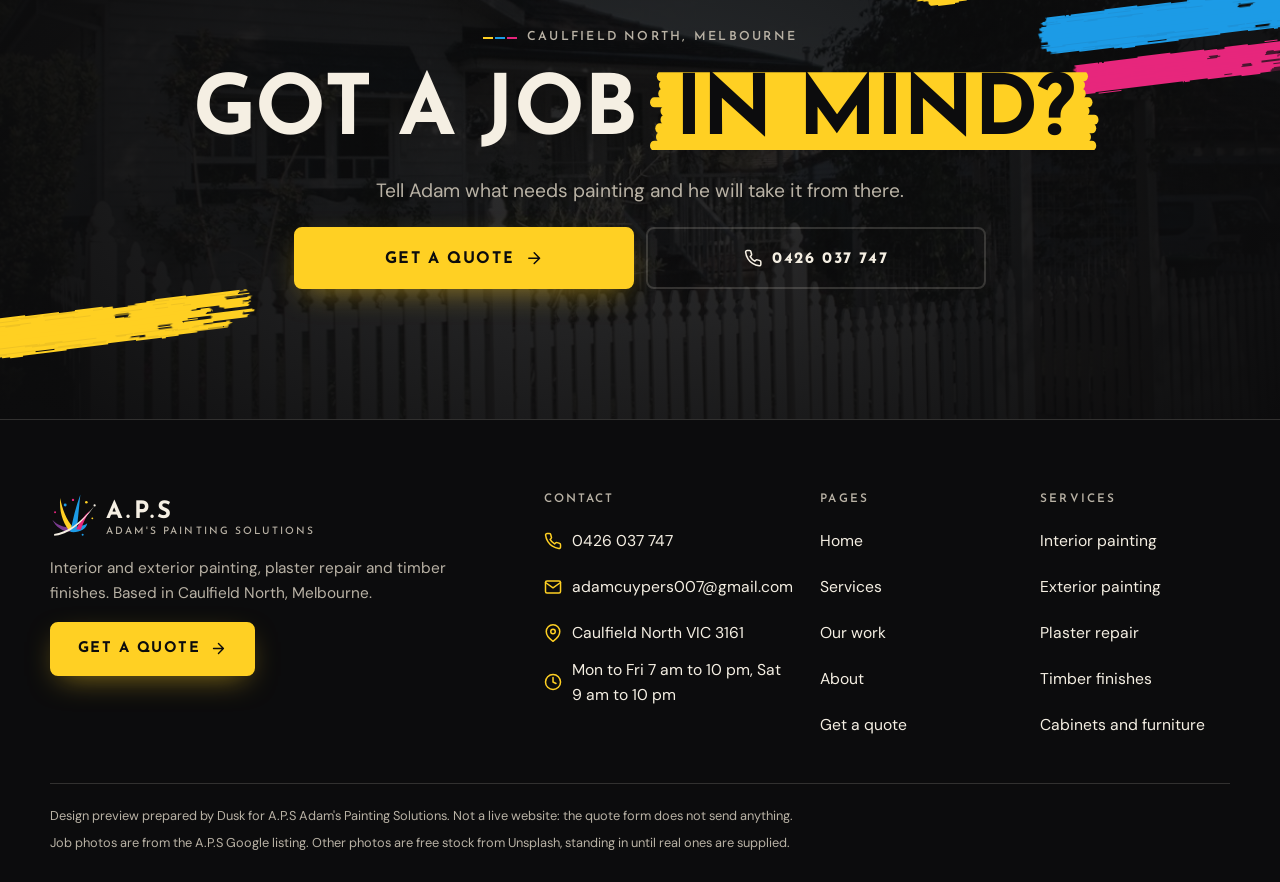
<file: services.html>
<!doctype html>
<html lang="en-AU">
<head>
<meta charset="utf-8">
<meta name="viewport" content="width=device-width, initial-scale=1, viewport-fit=cover">
<title>Services | A.P.S Adam&#39;s Painting Solutions</title>
<meta name="description" content="Interior and exterior painting, plaster and water-damage repair, timber staining and varnishing, cabinet and furniture painting. A.P.S Adam&#39;s Painting Solutions, Caulfield North.">
<meta name="robots" content="noindex, nofollow">
<meta name="theme-color" content="#0c0c0d">
<meta name="format-detection" content="telephone=no">
<link rel="icon" href="assets/favicon.svg" type="image/svg+xml">
<link rel="preconnect" href="https://fonts.googleapis.com">
<link rel="preconnect" href="https://fonts.gstatic.com" crossorigin>
<link href="https://fonts.googleapis.com/css2?family=DM+Sans:opsz,wght@9..40,400;9..40,500;9..40,700&amp;family=Josefin+Sans:wght@500;600;700&amp;display=swap" rel="stylesheet">
<link rel="stylesheet" href="assets/css/site.css?v=5">
<script>
(function(){var r=document.documentElement,p=false;r.classList.add('js');
try{var s=sessionStorage,m=matchMedia('(prefers-reduced-motion: reduce)').matches;
var n=(performance.getEntriesByType&&performance.getEntriesByType('navigation')[0])||{},t=n.type||'navigate';
var inside=!!s.getItem('aps-nav');s.removeItem('aps-nav');
if(!inside&&t==='navigate'&&document.referrer){try{inside=new URL(document.referrer).origin===location.origin}catch(e){}}
if(t==='back_forward')inside=true;
if(t==='reload')inside=false;
p=!m&&(!inside||/[?&]intro=1/.test(location.search));
if(/[?&]intro=0/.test(location.search))p=false;
if(!p&&!m&&inside)r.classList.add('wipe-in');}catch(e){}
r.classList.add(p?'has-intro':'no-intro');if(p)r.classList.add('intro-lock');
setTimeout(function(){if(!window.__aps)r.classList.remove('js','has-intro','intro-lock','wipe-in')},6000);
// if a newer version has been published than the copy this browser kept, load the new one once
try{var B='5';fetch('version.txt?'+Date.now(),{cache:'no-store'}).then(function(x){return x.ok?x.text():''}).then(function(t){t=(t||'').trim();
if(/^\d+$/.test(t)&&t!==B&&!new RegExp('[?&]r='+t+'(&|$)').test(location.search)){location.replace(location.pathname+'?r='+t+location.hash)}}).catch(function(){})}catch(e){}
})();
</script>
</head>
<body>
<a class="skip" href="#main">Skip to content</a>
<svg class="sr" aria-hidden="true" focusable="false" width="0" height="0"><defs>
<symbol id="i-phone" viewBox="0 0 24 24"><path d="M22 16.92v3a2 2 0 0 1-2.18 2 19.79 19.79 0 0 1-8.63-3.07 19.5 19.5 0 0 1-6-6 19.79 19.79 0 0 1-3.07-8.67A2 2 0 0 1 4.11 2h3a2 2 0 0 1 2 1.72 12.84 12.84 0 0 0 .7 2.81 2 2 0 0 1-.45 2.11L8.09 9.91a16 16 0 0 0 6 6l1.27-1.27a2 2 0 0 1 2.11-.45 12.84 12.84 0 0 0 2.81.7A2 2 0 0 1 22 16.92z"/></symbol>
<symbol id="i-arrow" viewBox="0 0 24 24"><path d="M5 12h14M12 5l7 7-7 7"/></symbol>
<symbol id="i-check" viewBox="0 0 24 24"><path d="M20 6L9 17l-5-5"/></symbol>
<symbol id="i-star" viewBox="0 0 24 24"><path fill="currentColor" stroke="none" d="M12 2l3.09 6.26L22 9.27l-5 4.87 1.18 6.88L12 17.77l-6.18 3.25L7 14.14 2 9.27l6.91-1.01L12 2z"/></symbol>
<symbol id="i-pin" viewBox="0 0 24 24"><path d="M21 10c0 7-9 13-9 13s-9-6-9-13a9 9 0 0 1 18 0z"/><circle cx="12" cy="10" r="3"/></symbol>
<symbol id="i-clock" viewBox="0 0 24 24"><circle cx="12" cy="12" r="10"/><path d="M12 6v6l4 2"/></symbol>
<symbol id="i-mail" viewBox="0 0 24 24"><path d="M4 4h16a2 2 0 0 1 2 2v12a2 2 0 0 1-2 2H4a2 2 0 0 1-2-2V6a2 2 0 0 1 2-2z"/><path d="M22 6l-10 7L2 6"/></symbol>
<symbol id="i-x" viewBox="0 0 24 24"><path d="M18 6L6 18M6 6l12 12"/></symbol>
<symbol id="i-left" viewBox="0 0 24 24"><path d="M15 18l-6-6 6-6"/></symbol>
<symbol id="i-right" viewBox="0 0 24 24"><path d="M9 18l6-6-6-6"/></symbol>
<symbol id="i-shield" viewBox="0 0 24 24"><path d="M12 22s8-4 8-10V5l-8-3-8 3v7c0 6 8 10 8 10z"/><path d="M9 12l2 2 4-4"/></symbol>
<symbol id="brush" viewBox="0 0 600 90" preserveAspectRatio="none"><rect x="22" y="-0.6" width="319" height="7.2" rx="3.6"/><rect x="380" y="-0.6" width="183" height="7.2" rx="3.6"/><rect x="18" y="5.4" width="562" height="7.2" rx="3.6"/><rect x="11" y="11.4" width="527" height="7.2" rx="3.6"/><rect x="17" y="17.4" width="566" height="7.2" rx="3.6"/><rect x="7" y="23.4" width="334" height="7.2" rx="3.6"/><rect x="365" y="23.4" width="203" height="7.2" rx="3.6"/><rect x="10" y="29.4" width="468" height="7.2" rx="3.6"/><rect x="527" y="29.4" width="52" height="7.2" rx="3.6"/><rect x="3" y="35.4" width="509" height="7.2" rx="3.6"/><rect x="532" y="35.4" width="46" height="7.2" rx="3.6"/><rect x="5" y="41.4" width="498" height="7.2" rx="3.6"/><rect x="8" y="47.4" width="577" height="7.2" rx="3.6"/><rect x="8" y="53.4" width="452" height="7.2" rx="3.6"/><rect x="507" y="53.4" width="57" height="7.2" rx="3.6"/><rect x="18" y="59.4" width="398" height="7.2" rx="3.6"/><rect x="438" y="59.4" width="139" height="7.2" rx="3.6"/><rect x="6" y="65.4" width="489" height="7.2" rx="3.6"/><rect x="14" y="71.4" width="529" height="7.2" rx="3.6"/><rect x="21" y="77.4" width="342" height="7.2" rx="3.6"/><rect x="388" y="77.4" width="151" height="7.2" rx="3.6"/><rect x="29" y="83.4" width="453" height="7.2" rx="3.6"/></symbol><filter id="rough" x="-4%" y="-25%" width="108%" height="150%"><feTurbulence type="fractalNoise" baseFrequency="0.018 0.42" numOctaves="2" seed="4" result="n"/><feDisplacementMap in="SourceGraphic" in2="n" scale="7" xChannelSelector="R" yChannelSelector="G"/></filter>
</defs></svg>
<div class="intro" id="intro">
  <div class="intro-paint" aria-hidden="true"><i style="--c:var(--yellow)"></i><i style="--c:var(--blue)"></i><i style="--c:var(--pink)"></i></div>
  <div class="intro-cols" aria-hidden="true"><i style="--c:var(--yellow)"></i><i style="--c:var(--blue)"></i><i style="--c:var(--pink)"></i></div>
  <div class="intro-brand" aria-hidden="true">
    <svg class="intro-mark" viewBox="0 0 100 100" aria-hidden="true" focusable="false">
<path class="s" style="--i:0" fill="#7a3b8f" d="M48 83C31 86 14 76 5 58c11 12 27 18 44 17z"/>
<path class="s" style="--i:1" fill="#ffd023" d="M41 81C27 63 20 39 22 11c5 25 13 46 29 65z"/>
<path class="s" style="--i:2" fill="#1c9be6" d="M45 81c5-25 11-51 21-78-3 28-5 53-8 77z"/>
<path class="s" style="--i:3" fill="#1c9be6" d="M43 79c13-8 28-5 38-13-2 13-18 21-36 19z"/>
<path class="s" style="--i:4" fill="#e6257c" d="M57 79c7-16 17-30 30-41-9 14-15 27-20 42z"/>
<path class="s" style="--i:5" fill="currentColor" d="M9 89c27-3 57-23 87-60C69 68 39 91 9 93z"/>
<circle class="d" style="--i:0" fill="#1c9be6" cx="33" cy="26" r="3.2"/>
<circle class="d" style="--i:1" fill="#e6257c" cx="50" cy="15" r="2.6"/>
<circle class="d" style="--i:2" fill="#ffd023" cx="79" cy="20" r="2.8"/>
<circle class="d" style="--i:3" fill="#e6257c" cx="11" cy="42" r="2.2"/>
<circle class="d" style="--i:4" fill="#ffd023" cx="92" cy="55" r="2"/>
<circle class="d" style="--i:5" fill="#1c9be6" cx="71" cy="91" r="2.2"/>
<circle class="d" style="--i:6" fill="currentColor" cx="97" cy="27" r="2.4"/>
</svg>
    <div class="intro-name">
      <span class="intro-aps"><span>A.P.S</span></span>
      <span class="intro-full"><span>Adam&#39;s Painting Solutions</span></span>
      <span class="intro-rule"></span>
      <span class="intro-loc">Caulfield North &middot; Melbourne</span>
    </div>
  </div>
  <button class="intro-skip" type="button">Skip intro</button>
</div>
<div class="wipe" aria-hidden="true"><i style="--c:var(--yellow);--i:0"></i><i style="--c:var(--blue);--i:1"></i><i style="--c:var(--pink);--i:2"></i></div>
<div class="preview-strip"><b>Design preview</b> for A.P.S Adam&#39;s Painting Solutions, prepared by Dusk. The quote form is not connected yet.</div>
<header class="hdr">
  <div class="wrap hdr-in">
    <a class="logo" href="index.html" aria-label="A.P.S Adam&#39;s Painting Solutions, home"><svg class="logo-mark" viewBox="0 0 100 100" aria-hidden="true" focusable="false">
<path fill="#7a3b8f" d="M48 83C31 86 14 76 5 58c11 12 27 18 44 17z"/>
<path fill="#ffd023" d="M41 81C27 63 20 39 22 11c5 25 13 46 29 65z"/>
<path fill="#1c9be6" d="M45 81c5-25 11-51 21-78-3 28-5 53-8 77z"/>
<path fill="#1c9be6" d="M43 79c13-8 28-5 38-13-2 13-18 21-36 19z"/>
<path fill="#e6257c" d="M57 79c7-16 17-30 30-41-9 14-15 27-20 42z"/>
<path fill="currentColor" d="M9 89c27-3 57-23 87-60C69 68 39 91 9 93z"/>
<circle fill="#1c9be6" cx="33" cy="26" r="3.2"/>
<circle fill="#e6257c" cx="50" cy="15" r="2.6"/>
<circle fill="#ffd023" cx="79" cy="20" r="2.8"/>
<circle fill="#e6257c" cx="11" cy="42" r="2.2"/>
<circle fill="#ffd023" cx="92" cy="55" r="2"/>
<circle fill="#1c9be6" cx="71" cy="91" r="2.2"/>
<circle fill="currentColor" cx="97" cy="27" r="2.4"/>
</svg><span class="logo-txt"><b>A.P.S</b><i>Adam&#39;s Painting Solutions</i></span></a>
    <nav class="nav" aria-label="Main">
      <a href="index.html">Home</a><a href="services.html" aria-current="page">Services</a><a href="work.html">Our work</a><a href="about.html">About</a><a href="contact.html">Get a quote</a>
    </nav>
    <a class="btn btn-y hdr-call" href="tel:+61426037747"><svg class="ico" aria-hidden="true" focusable="false"><use href="#i-phone"/></svg>0426 037 747</a>
    <button class="burger" type="button" aria-label="Open menu" aria-expanded="false" aria-controls="menu"><span></span><span></span><span></span></button>
  </div>
</header>
<div class="menu" id="menu">
  <nav class="menu-list" aria-label="Menu">
    <a href="index.html" style="--c:var(--yellow);--i:0">Home</a><a href="services.html" style="--c:var(--blue);--i:1" aria-current="page">Services</a><a href="work.html" style="--c:var(--pink);--i:2">Our work</a><a href="about.html" style="--c:var(--plum);--i:3">About</a>
    <a href="contact.html" style="--c:var(--yellow);--i:4">Get a quote</a>
  </nav>
  <div class="menu-foot">
    <a class="btn btn-y btn-block" href="tel:+61426037747"><svg class="ico" aria-hidden="true" focusable="false"><use href="#i-phone"/></svg>Call 0426 037 747</a>
    <p>Mon to Fri 7 am to 10 pm &middot; Sat 9 am to 10 pm</p>
  </div>
</div>
<main id="main">
<section class="phero">
  <svg class="phero-blob" viewBox="0 0 100 100" aria-hidden="true" focusable="false">
<path class="s" style="--i:0" fill="#7a3b8f" d="M48 83C31 86 14 76 5 58c11 12 27 18 44 17z"/>
<path class="s" style="--i:1" fill="#ffd023" d="M41 81C27 63 20 39 22 11c5 25 13 46 29 65z"/>
<path class="s" style="--i:2" fill="#1c9be6" d="M45 81c5-25 11-51 21-78-3 28-5 53-8 77z"/>
<path class="s" style="--i:3" fill="#1c9be6" d="M43 79c13-8 28-5 38-13-2 13-18 21-36 19z"/>
<path class="s" style="--i:4" fill="#e6257c" d="M57 79c7-16 17-30 30-41-9 14-15 27-20 42z"/>
<path class="s" style="--i:5" fill="currentColor" d="M9 89c27-3 57-23 87-60C69 68 39 91 9 93z"/>
<circle class="d" style="--i:0" fill="#1c9be6" cx="33" cy="26" r="3.2"/>
<circle class="d" style="--i:1" fill="#e6257c" cx="50" cy="15" r="2.6"/>
<circle class="d" style="--i:2" fill="#ffd023" cx="79" cy="20" r="2.8"/>
<circle class="d" style="--i:3" fill="#e6257c" cx="11" cy="42" r="2.2"/>
<circle class="d" style="--i:4" fill="#ffd023" cx="92" cy="55" r="2"/>
<circle class="d" style="--i:5" fill="#1c9be6" cx="71" cy="91" r="2.2"/>
<circle class="d" style="--i:6" fill="currentColor" cx="97" cy="27" r="2.4"/>
</svg>
  <div class="wrap phero-in">
    <p class="kicker" data-h style="--i:0"><span class="dots"></span>Services</p>
    <h1 class="phero-title" data-h style="--i:1">Everything that needs a <span class="stroke">coat.</span></h1>
    <p class="lede" data-h style="--i:2">Five kinds of work, one careful way of doing them. Jump to a service to see what is covered.</p>
    <nav class="svc-nav" aria-label="Services on this page" data-h style="--i:3"><a href="#interior" style="--c:var(--yellow)">Interior</a><a href="#exterior" style="--c:var(--blue)">Exterior</a><a href="#repairs" style="--c:var(--pink)">Plaster repair</a><a href="#timber" style="--c:var(--plum)">Timber</a><a href="#cabinets" style="--c:var(--yellow)">Cabinets</a></nav>
  </div>
</section>
<section class="sec sec--paper has-drips">
  <div class="drips-wrap" aria-hidden="true"><svg class="drips" data-r viewBox="0 0 1440 124" preserveAspectRatio="none" focusable="false"><path d="M0 0H1440V9L1348.8 9Q1339.8 9 1339.8 18L1339.8 22.8C1339.8 27.9 1341.9 27.9 1341.9 31.9A5.7 5.7 0 0 1 1330.6 31.9C1330.6 27.9 1332.7 27.9 1332.7 22.8L1332.7 18Q1332.7 9 1323.7 9L1241.9 9Q1232.9 9 1232.9 18L1232.9 24.0A5.7 5.7 0 0 1 1221.5 24.0L1221.5 18Q1221.5 9 1212.5 9L1151.8 9Q1142.8 9 1142.8 18L1142.8 23.0A14.2 14.2 0 0 1 1114.5 23.0L1114.5 18Q1114.5 9 1105.5 9L1007.3 9Q998.3 9 998.3 18L998.3 24.0A8.9 8.9 0 0 1 980.5 24.0L980.5 18Q980.5 9 971.5 9L866.6 9Q857.6 9 857.6 18L857.6 28.1C857.6 35.0 860.5 35.0 860.5 40.5A7.7 7.7 0 0 1 845.0 40.5C845.0 35.0 848.0 35.0 848.0 28.1L848.0 18Q848.0 9 839.0 9L807.1 9Q798.1 9 798.1 18L798.1 24.0A6.0 6.0 0 0 1 786.1 24.0L786.1 18Q786.1 9 777.1 9L718.2 9Q709.2 9 709.2 18L709.2 37.6C709.2 42.6 711.3 42.6 711.3 46.6A5.6 5.6 0 0 1 700.1 46.6C700.1 42.6 702.2 42.6 702.2 37.6L702.2 18Q702.2 9 693.2 9L627.4 9Q618.4 9 618.4 18L618.4 28.8C618.4 36.8 621.8 36.8 621.8 43.0A8.9 8.9 0 0 1 604.0 43.0C604.0 36.8 607.4 36.8 607.4 28.8L607.4 18Q607.4 9 598.4 9L564.4 9Q555.4 9 555.4 18L555.4 23.0A14.2 14.2 0 0 1 527.1 23.0L527.1 18Q527.1 9 518.1 9L411.7 9Q402.7 9 402.7 18L402.7 38.6A8.9 8.9 0 0 1 384.9 38.6L384.9 18Q384.9 9 375.9 9L259.0 9Q250.0 9 250.0 18L250.0 30.9C250.0 38.1 253.0 38.1 253.0 43.8A8.0 8.0 0 0 1 236.9 43.8C236.9 38.1 240.0 38.1 240.0 30.9L240.0 18Q240.0 9 231.0 9L141.0 9Q132.0 9 132.0 18L132.0 24.0A8.6 8.6 0 0 1 114.9 24.0L114.9 18Q114.9 9 105.9 9L73.7 9Q64.7 9 64.7 18L64.7 69.1C64.7 78.2 68.5 78.2 68.5 85.3A10.1 10.1 0 0 1 48.2 85.3C48.2 78.2 52.1 78.2 52.1 69.1L52.1 18Q52.1 9 43.1 9L0 9z"/><g class="drips-run" style="--i:0"><path d="M1137.5 0L1137.5 49.1C1137.5 61.8 1142.8 61.8 1142.8 71.7A14.2 14.2 0 0 1 1114.5 71.7C1114.5 61.8 1119.9 61.8 1119.9 49.1L1119.9 0z"/><path class="drips-gloss" d="M1122.7 67.5v8.8" stroke-width="3.7"/></g><g class="drips-run" style="--i:1"><path d="M550.0 0L550.0 42.0C550.0 54.7 555.4 54.7 555.4 64.6A14.2 14.2 0 0 1 527.1 64.6C527.1 54.7 532.5 54.7 532.5 42.0L532.5 0z"/><path class="drips-gloss" d="M535.3 60.4v8.8" stroke-width="3.7"/></g><path class="drips-gloss" stroke-width="3" d="M54.1 82.3v6.3"/><circle class="drips-drop" cx="1128.7" cy="88.9" r="7.1"/></svg></div>
  <div class="wrap">
    <article class="svc" id="interior" style="--c:var(--yellow)">
      <div class="svc-media" data-r="left">
        <div class="svc-main"><img src="assets/stock/living-cream.jpg" alt="A bright living room with freshly painted cream walls" width="1400" height="1025" loading="lazy" decoding="async"></div>
        <figure class="chip svc-inset"><img src="assets/photos/hallway.jpg" alt="A hallway mid-job with drop sheets down and fresh paint above timber panelling" loading="lazy" decoding="async"><figcaption><span>From site</span></figcaption></figure>
      </div>
      <div class="svc-body" data-r>
        <p class="svc-no">Service 01</p>
        <h2 class="h2">Interior painting</h2>
        <p>Living rooms, bedrooms, hallways or the whole house. Floors and furniture are covered, edges are cut in by hand and the place is left tidy.</p>
        <ul class="ticks"><li><svg class="ico" aria-hidden="true" focusable="false"><use href="#i-check"/></svg><span>Walls and ceilings</span></li><li><svg class="ico" aria-hidden="true" focusable="false"><use href="#i-check"/></svg><span>Doors and door frames</span></li><li><svg class="ico" aria-hidden="true" focusable="false"><use href="#i-check"/></svg><span>Skirtings and trims</span></li><li><svg class="ico" aria-hidden="true" focusable="false"><use href="#i-check"/></svg><span>Drywall painting</span></li></ul>
        <a class="btn btn-ink" href="contact.html?job=Interior">Quote my interior <svg class="ico" aria-hidden="true" focusable="false"><use href="#i-arrow"/></svg></a>
      </div>
    </article>
    <article class="svc" id="exterior" style="--c:var(--blue)">
      <div class="svc-media" data-r="left">
        <div class="svc-main" style="--pos:50% 62%"><img src="assets/stock/cottage-blue.jpg" alt="A freshly painted blue weatherboard cottage with a yellow front door" width="1200" height="1200" loading="lazy" decoding="async"></div>
        <figure class="chip svc-inset"><img src="assets/photos/house-after.jpg" alt="A weatherboard cottage after an exterior repaint by A.P.S" loading="lazy" decoding="async"><figcaption><span>From site</span></figcaption></figure>
      </div>
      <div class="svc-body" data-r>
        <p class="svc-no">Service 02</p>
        <h2 class="h2">Exterior painting</h2>
        <p>Weatherboard, render and brick, washed down and properly prepared before any paint goes on. Roofs and metalwork too.</p>
        <ul class="ticks"><li><svg class="ico" aria-hidden="true" focusable="false"><use href="#i-check"/></svg><span>Weatherboards, render and brick</span></li><li><svg class="ico" aria-hidden="true" focusable="false"><use href="#i-check"/></svg><span>Roof painting</span></li><li><svg class="ico" aria-hidden="true" focusable="false"><use href="#i-check"/></svg><span>Metal painting</span></li><li><svg class="ico" aria-hidden="true" focusable="false"><use href="#i-check"/></svg><span>Timber windows and trims</span></li></ul>
        <a class="btn btn-ink" href="contact.html?job=Exterior">Quote my exterior <svg class="ico" aria-hidden="true" focusable="false"><use href="#i-arrow"/></svg></a>
      </div>
    </article>
    <article class="svc" id="repairs" style="--c:var(--pink)">
      <div class="svc-media" data-r="left">
        <div class="svc-main"><img src="assets/stock/roller-wall.jpg" alt="A roller putting a fresh coat on a repaired wall" width="1200" height="900" loading="lazy" decoding="async"></div>
        <figure class="chip svc-inset"><img src="assets/photos/plaster-patched.jpg" alt="A patched wall, sanded and ready for paint" loading="lazy" decoding="async"><figcaption><span>From site</span></figcaption></figure>
      </div>
      <div class="svc-body" data-r>
        <p class="svc-no">Service 03</p>
        <h2 class="h2">Plaster and water-damage repair</h2>
        <p>Cracks, holes and water stains get fixed before they get painted. Patched, sanded smooth and primed, so the repair sits flat under the new coat.</p>
        <ul class="ticks"><li><svg class="ico" aria-hidden="true" focusable="false"><use href="#i-check"/></svg><span>Drywall and plaster repair</span></li><li><svg class="ico" aria-hidden="true" focusable="false"><use href="#i-check"/></svg><span>Cracks and holes patched</span></li><li><svg class="ico" aria-hidden="true" focusable="false"><use href="#i-check"/></svg><span>Water-damage repair</span></li><li><svg class="ico" aria-hidden="true" focusable="false"><use href="#i-check"/></svg><span>Sanded and primed for paint</span></li></ul>
        <a class="btn btn-ink" href="contact.html?job=Plaster%20repair">Quote my repair <svg class="ico" aria-hidden="true" focusable="false"><use href="#i-arrow"/></svg></a>
      </div>
    </article>
    <article class="svc" id="timber" style="--c:var(--plum)">
      <div class="svc-media" data-r="left">
        <div class="svc-main"><img src="assets/photos/garage-after.jpg" alt="A timber garage door refinished to a deep gloss" width="1400" height="1050" loading="lazy" decoding="async"></div>
        <figure class="chip svc-inset"><img src="assets/photos/door-after.jpg" alt="A glazed front door finished in gloss black" loading="lazy" decoding="async"><figcaption><span>From site</span></figcaption></figure>
      </div>
      <div class="svc-body" data-r>
        <p class="svc-no">Service 04</p>
        <h2 class="h2">Timber finishes</h2>
        <p>Timber needs the right product and patient prep. Garage doors, front doors, decks and windows, stained, varnished or painted.</p>
        <ul class="ticks"><li><svg class="ico" aria-hidden="true" focusable="false"><use href="#i-check"/></svg><span>Wood staining</span></li><li><svg class="ico" aria-hidden="true" focusable="false"><use href="#i-check"/></svg><span>Wood varnishing</span></li><li><svg class="ico" aria-hidden="true" focusable="false"><use href="#i-check"/></svg><span>Deck painting</span></li><li><svg class="ico" aria-hidden="true" focusable="false"><use href="#i-check"/></svg><span>Door painting</span></li></ul>
        <a class="btn btn-ink" href="contact.html?job=Timber">Quote my timber <svg class="ico" aria-hidden="true" focusable="false"><use href="#i-arrow"/></svg></a>
      </div>
    </article>
    <article class="svc" id="cabinets" style="--c:var(--yellow)">
      <div class="svc-media" data-r="left">
        <div class="svc-main"><img src="assets/stock/kitchen-green.jpg" alt="A kitchen with cabinets painted soft green" width="1400" height="862" loading="lazy" decoding="async"></div>
        <figure class="chip svc-inset"><img src="assets/stock/fan-deck.jpg" alt="A fan deck of paint colour swatches" loading="lazy" decoding="async"><figcaption><span>Colours</span></figcaption></figure>
      </div>
      <div class="svc-body" data-r>
        <p class="svc-no">Service 05</p>
        <h2 class="h2">Cabinets, furniture and speciality finishes</h2>
        <p>A new colour on cabinets or a favourite piece of furniture changes a room without replacing anything. Sprayed or brushed, depending on the piece.</p>
        <ul class="ticks"><li><svg class="ico" aria-hidden="true" focusable="false"><use href="#i-check"/></svg><span>Cabinet painting</span></li><li><svg class="ico" aria-hidden="true" focusable="false"><use href="#i-check"/></svg><span>Furniture painting</span></li><li><svg class="ico" aria-hidden="true" focusable="false"><use href="#i-check"/></svg><span>Spray painting</span></li><li><svg class="ico" aria-hidden="true" focusable="false"><use href="#i-check"/></svg><span>Speciality design painting</span></li></ul>
        <a class="btn btn-ink" href="contact.html?job=Cabinets">Quote my cabinets <svg class="ico" aria-hidden="true" focusable="false"><use href="#i-arrow"/></svg></a>
      </div>
    </article>
  </div>
</section>

<section class="sec sec--white sec--tight">
  <div class="wrap">
    <div class="sec-head" data-r>
      <p class="kicker">Every job</p>
      <h2 class="h2">The same <span class="stroke stroke--blue">four steps.</span></h2>
    </div>
    <ol class="steps">
      <li class="step" style="--c:var(--yellow);--i:0" data-r><h3 class="h3">Look and quote</h3><p>Adam looks over the job with you and gives you a clear price for the work.</p></li>
      <li class="step" style="--c:var(--blue);--i:1" data-r><h3 class="h3">Prep</h3><p>Surfaces are cleaned, sanded, filled and patched. Floors and furniture are covered.</p></li>
      <li class="step" style="--c:var(--pink);--i:2" data-r><h3 class="h3">Paint</h3><p>The right paint for each surface, put on in proper coats and cut in clean.</p></li>
      <li class="step" style="--c:var(--plum);--i:3" data-r><h3 class="h3">Walk-through</h3><p>You check the finish together before the job is called done.</p></li>
    </ol>
  </div>
</section>

<section class="cta has-drips">
  <div class="drips-wrap drips-wrap--light" aria-hidden="true" style="--dc:#fffcf6"><svg class="drips" data-r viewBox="0 0 1440 124" preserveAspectRatio="none" focusable="false"><path d="M0 0H1440V9L1390.8 9Q1381.8 9 1381.8 18L1381.8 27.4A8.8 8.8 0 0 1 1364.2 27.4L1364.2 18Q1364.2 9 1355.2 9L1302.1 9Q1293.1 9 1293.1 18L1293.1 30.0A7.8 7.8 0 0 1 1277.5 30.0L1277.5 18Q1277.5 9 1268.5 9L1178.4 9Q1169.4 9 1169.4 18L1169.4 55.3A14.3 14.3 0 0 1 1140.8 55.3L1140.8 18Q1140.8 9 1131.8 9L1027.3 9Q1018.3 9 1018.3 18L1018.3 23.0A12.9 12.9 0 0 1 992.5 23.0L992.5 18Q992.5 9 983.5 9L915.8 9Q906.8 9 906.8 18L906.8 37.9A9.2 9.2 0 0 1 888.4 37.9L888.4 18Q888.4 9 879.4 9L823.1 9Q814.1 9 814.1 18L814.1 21.9C814.1 27.2 816.3 27.2 816.3 31.3A5.9 5.9 0 0 1 804.5 31.3C804.5 27.2 806.8 27.2 806.8 21.9L806.8 18Q806.8 9 797.8 9L700.3 9Q691.3 9 691.3 18L691.3 26.1C691.3 32.3 693.9 32.3 693.9 37.1A6.9 6.9 0 0 1 680.2 37.1C680.2 32.3 682.8 32.3 682.8 26.1L682.8 18Q682.8 9 673.8 9L627.6 9Q618.6 9 618.6 18L618.6 23.0A14.4 14.4 0 0 1 589.9 23.0L589.9 18Q589.9 9 580.9 9L472.4 9Q463.4 9 463.4 18L463.4 35.6A8.5 8.5 0 0 1 446.5 35.6L446.5 18Q446.5 9 437.5 9L336.3 9Q327.3 9 327.3 18L327.3 24.0A7.8 7.8 0 0 1 311.7 24.0L311.7 18Q311.7 9 302.7 9L276.1 9Q267.1 9 267.1 18L267.1 23.0A14.0 14.0 0 0 1 239.0 23.0L239.0 18Q239.0 9 230.0 9L135.5 9Q126.5 9 126.5 18L126.5 29.8A6.8 6.8 0 0 1 112.9 29.8L112.9 18Q112.9 9 103.9 9L72.2 9Q63.2 9 63.2 18L63.2 24.0A9.3 9.3 0 0 1 44.5 24.0L44.5 18Q44.5 9 35.5 9L0 9z"/><g class="drips-run" style="--i:0"><path d="M1013.4 0L1013.4 47.1C1013.4 58.7 1018.3 58.7 1018.3 67.8A12.9 12.9 0 0 1 992.5 67.8C992.5 58.7 997.4 58.7 997.4 47.1L997.4 0z"/><path class="drips-gloss" d="M999.9 63.9v8.0" stroke-width="3.4"/></g><g class="drips-run" style="--i:1"><path d="M613.2 0L613.2 59.9C613.2 72.9 618.6 72.9 618.6 82.9A14.4 14.4 0 0 1 589.9 82.9C589.9 72.9 595.4 72.9 595.4 59.9L595.4 0z"/><path class="drips-gloss" d="M598.3 78.6v8.9" stroke-width="3.7"/></g><g class="drips-run" style="--i:2"><path d="M261.7 0L261.7 54.2C261.7 66.8 267.1 66.8 267.1 76.6A14.0 14.0 0 0 1 239.0 76.6C239.0 66.8 244.4 66.8 244.4 54.2L244.4 0z"/><path class="drips-gloss" d="M247.2 72.4v8.7" stroke-width="3.6"/></g><path class="drips-gloss" stroke-width="3" d="M1149.1 51.0v8.9"/><circle class="drips-drop" cx="1005.4" cy="83.7" r="6.4"/></svg></div>
  <img class="cta-bg" src="assets/stock/weatherboard-white.jpg" alt="" width="1200" height="800" loading="lazy" decoding="async">
  <div class="cta-brushes" aria-hidden="true"><span class="brush brush--y" style="--i:0" aria-hidden="true"><svg viewBox="0 0 600 90" preserveAspectRatio="none" focusable="false"><use href="#brush" fill="currentColor"/></svg></span><span class="brush brush--b" style="--i:1" aria-hidden="true"><svg viewBox="0 0 600 90" preserveAspectRatio="none" focusable="false"><use href="#brush" fill="currentColor"/></svg></span><span class="brush brush--p" style="--i:2" aria-hidden="true"><svg viewBox="0 0 600 90" preserveAspectRatio="none" focusable="false"><use href="#brush" fill="currentColor"/></svg></span><span class="brush brush--y2" style="--i:3" aria-hidden="true"><svg viewBox="0 0 600 90" preserveAspectRatio="none" focusable="false"><use href="#brush" fill="currentColor"/></svg></span></div>
  <div class="wrap cta-in" data-r>
    <p class="kicker"><span class="dots"></span>Caulfield North, Melbourne</p>
    <h2 class="cta-title">Got a job <span class="stroke">in mind?</span></h2>
    <p class="lede">Tell Adam what needs painting and he will take it from there.</p>
    <div class="cta-btns">
      <a class="btn btn-y btn-lg" href="contact.html">Get a quote <svg class="ico" aria-hidden="true" focusable="false"><use href="#i-arrow"/></svg></a>
      <a class="btn btn-ghost btn-lg" href="tel:+61426037747"><svg class="ico" aria-hidden="true" focusable="false"><use href="#i-phone"/></svg>0426 037 747</a>
    </div>
  </div>
</section>
</main>
<footer class="ftr">
  <div class="wrap">
    <div class="ftr-top">
      <div class="ftr-brand">
        <a class="logo" href="index.html" aria-label="A.P.S Adam&#39;s Painting Solutions, home"><svg class="logo-mark" viewBox="0 0 100 100" aria-hidden="true" focusable="false">
<path fill="#7a3b8f" d="M48 83C31 86 14 76 5 58c11 12 27 18 44 17z"/>
<path fill="#ffd023" d="M41 81C27 63 20 39 22 11c5 25 13 46 29 65z"/>
<path fill="#1c9be6" d="M45 81c5-25 11-51 21-78-3 28-5 53-8 77z"/>
<path fill="#1c9be6" d="M43 79c13-8 28-5 38-13-2 13-18 21-36 19z"/>
<path fill="#e6257c" d="M57 79c7-16 17-30 30-41-9 14-15 27-20 42z"/>
<path fill="currentColor" d="M9 89c27-3 57-23 87-60C69 68 39 91 9 93z"/>
<circle fill="#1c9be6" cx="33" cy="26" r="3.2"/>
<circle fill="#e6257c" cx="50" cy="15" r="2.6"/>
<circle fill="#ffd023" cx="79" cy="20" r="2.8"/>
<circle fill="#e6257c" cx="11" cy="42" r="2.2"/>
<circle fill="#ffd023" cx="92" cy="55" r="2"/>
<circle fill="#1c9be6" cx="71" cy="91" r="2.2"/>
<circle fill="currentColor" cx="97" cy="27" r="2.4"/>
</svg><span class="logo-txt"><b>A.P.S</b><i>Adam&#39;s Painting Solutions</i></span></a>
        <p>Interior and exterior painting, plaster repair and timber finishes. Based in Caulfield North, Melbourne.</p>
        <a class="btn btn-y" href="contact.html">Get a quote <svg class="ico" aria-hidden="true" focusable="false"><use href="#i-arrow"/></svg></a>
      </div>
      <div class="ftr-cols">
        <div class="ftr-contact">
          <h2>Contact</h2>
          <ul class="ftr-list">
            <li><a href="tel:+61426037747"><svg class="ico" aria-hidden="true" focusable="false"><use href="#i-phone"/></svg>0426 037 747</a></li>
            <li><a href="mailto:adamcuypers007@gmail.com"><svg class="ico" aria-hidden="true" focusable="false"><use href="#i-mail"/></svg>adamcuypers007@gmail.com</a></li>
            <li><span><svg class="ico" aria-hidden="true" focusable="false"><use href="#i-pin"/></svg>Caulfield North VIC 3161</span></li>
            <li><span><svg class="ico" aria-hidden="true" focusable="false"><use href="#i-clock"/></svg>Mon to Fri 7 am to 10 pm, Sat 9 am to 10 pm</span></li>
          </ul>
        </div>
        <div>
          <h2>Pages</h2>
          <ul class="ftr-list">
            <li><a href="index.html">Home</a></li><li><a href="services.html">Services</a></li><li><a href="work.html">Our work</a></li><li><a href="about.html">About</a></li>
            <li><a href="contact.html">Get a quote</a></li>
          </ul>
        </div>
        <div>
          <h2>Services</h2>
          <ul class="ftr-list">
            <li><a href="services.html#interior">Interior painting</a></li>
            <li><a href="services.html#exterior">Exterior painting</a></li>
            <li><a href="services.html#repairs">Plaster repair</a></li>
            <li><a href="services.html#timber">Timber finishes</a></li>
            <li><a href="services.html#cabinets">Cabinets and furniture</a></li>
          </ul>
        </div>
      </div>
    </div>
    <div class="ftr-note">
      <p>Design preview prepared by Dusk for A.P.S Adam&#39;s Painting Solutions. Not a live website: the quote form does not send anything.</p>
      <p>Job photos are from the A.P.S Google listing. Other photos are free stock from Unsplash, standing in until real ones are supplied.</p>
    </div>
  </div>
</footer>
<div class="bar"><a class="btn btn-ghost" href="tel:+61426037747"><svg class="ico" aria-hidden="true" focusable="false"><use href="#i-phone"/></svg>Call Adam</a><a class="btn btn-y" href="contact.html">Get a quote <svg class="ico" aria-hidden="true" focusable="false"><use href="#i-arrow"/></svg></a></div>
<script src="assets/js/site.js?v=5" defer></script>
</body>
</html>
</file>
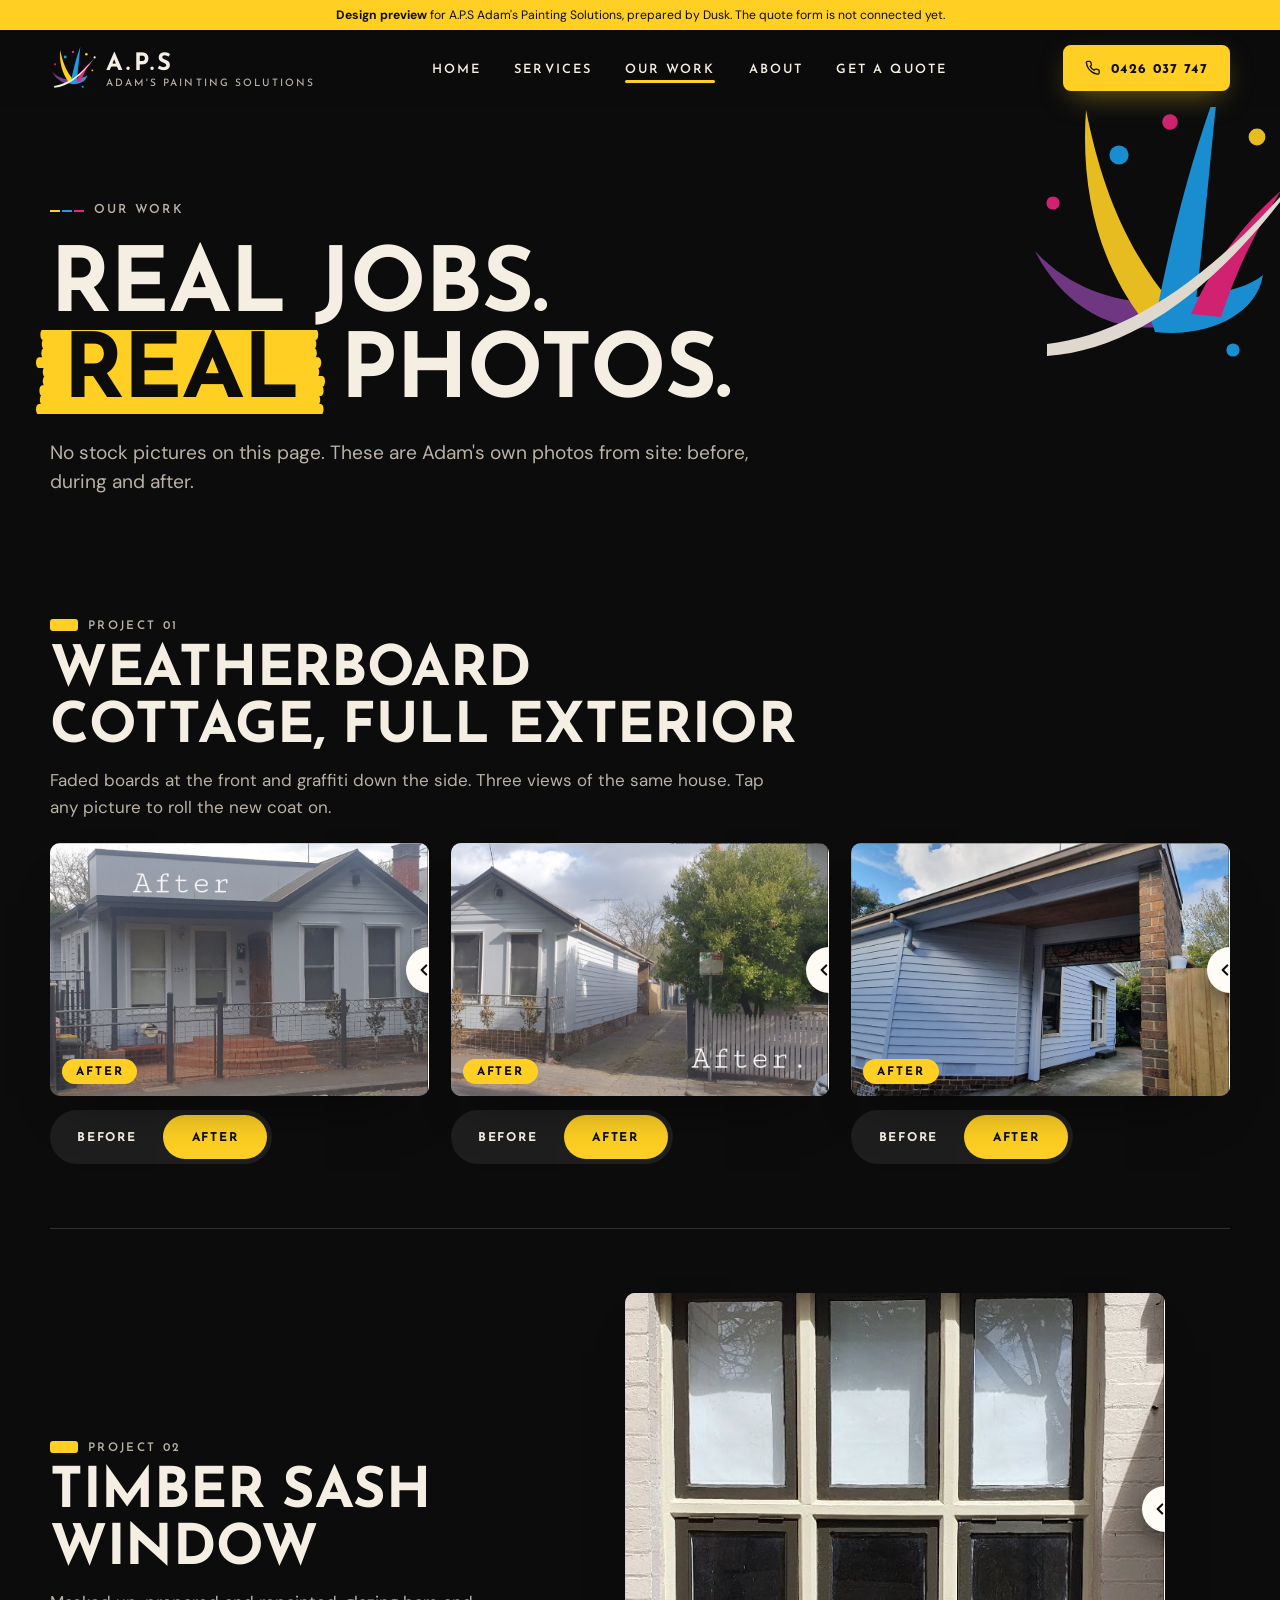
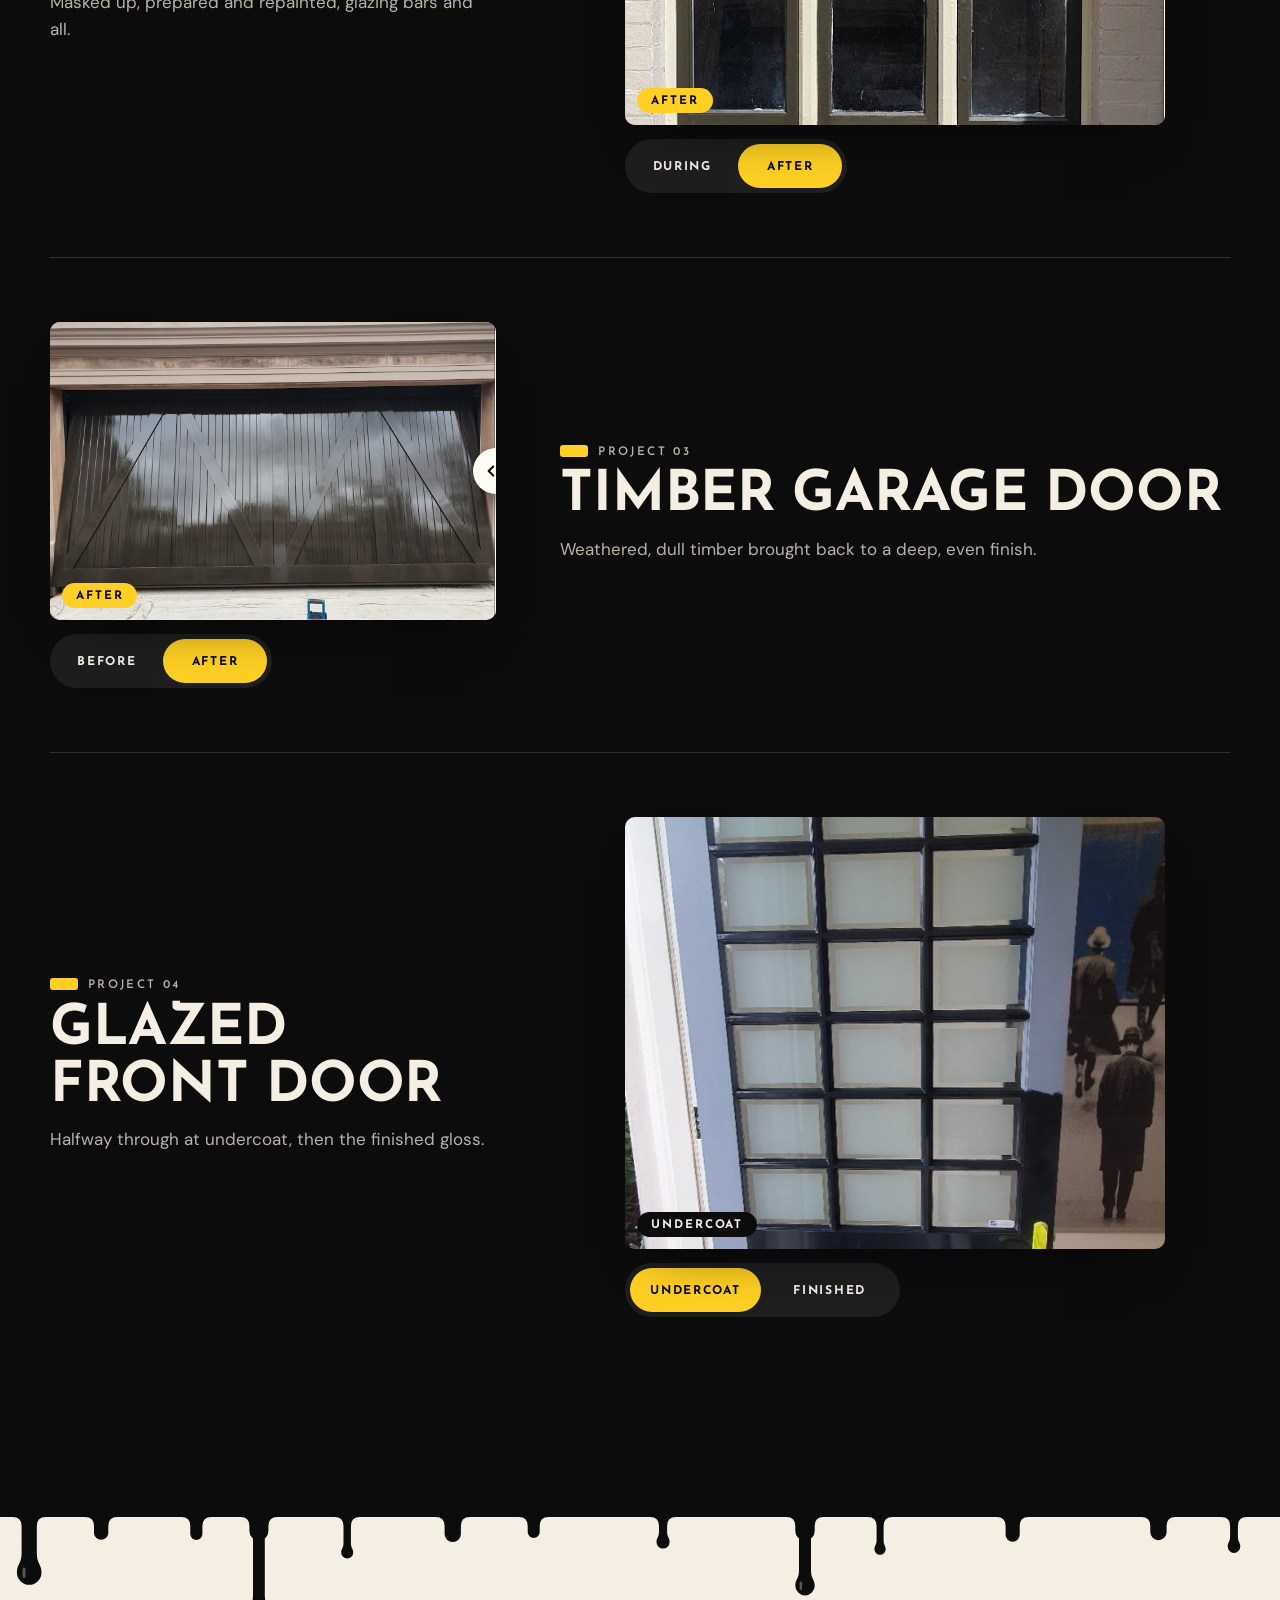
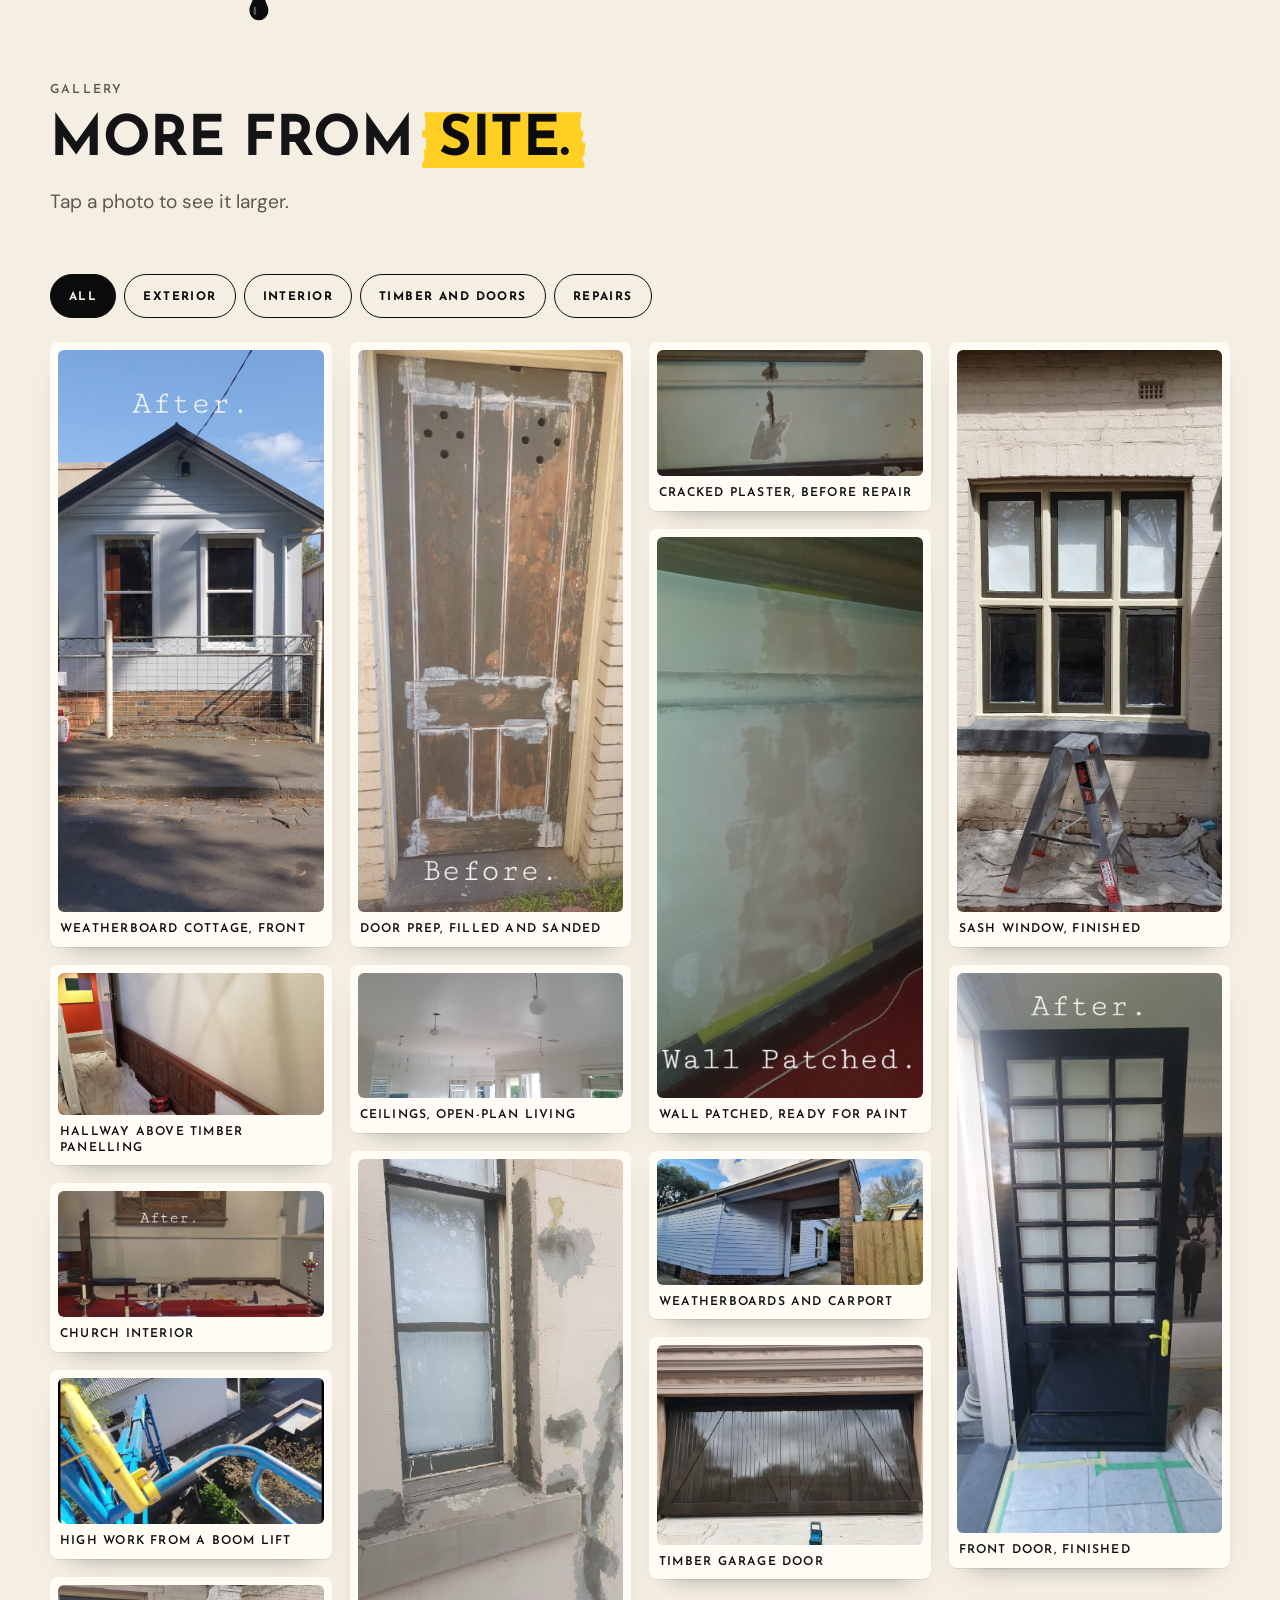
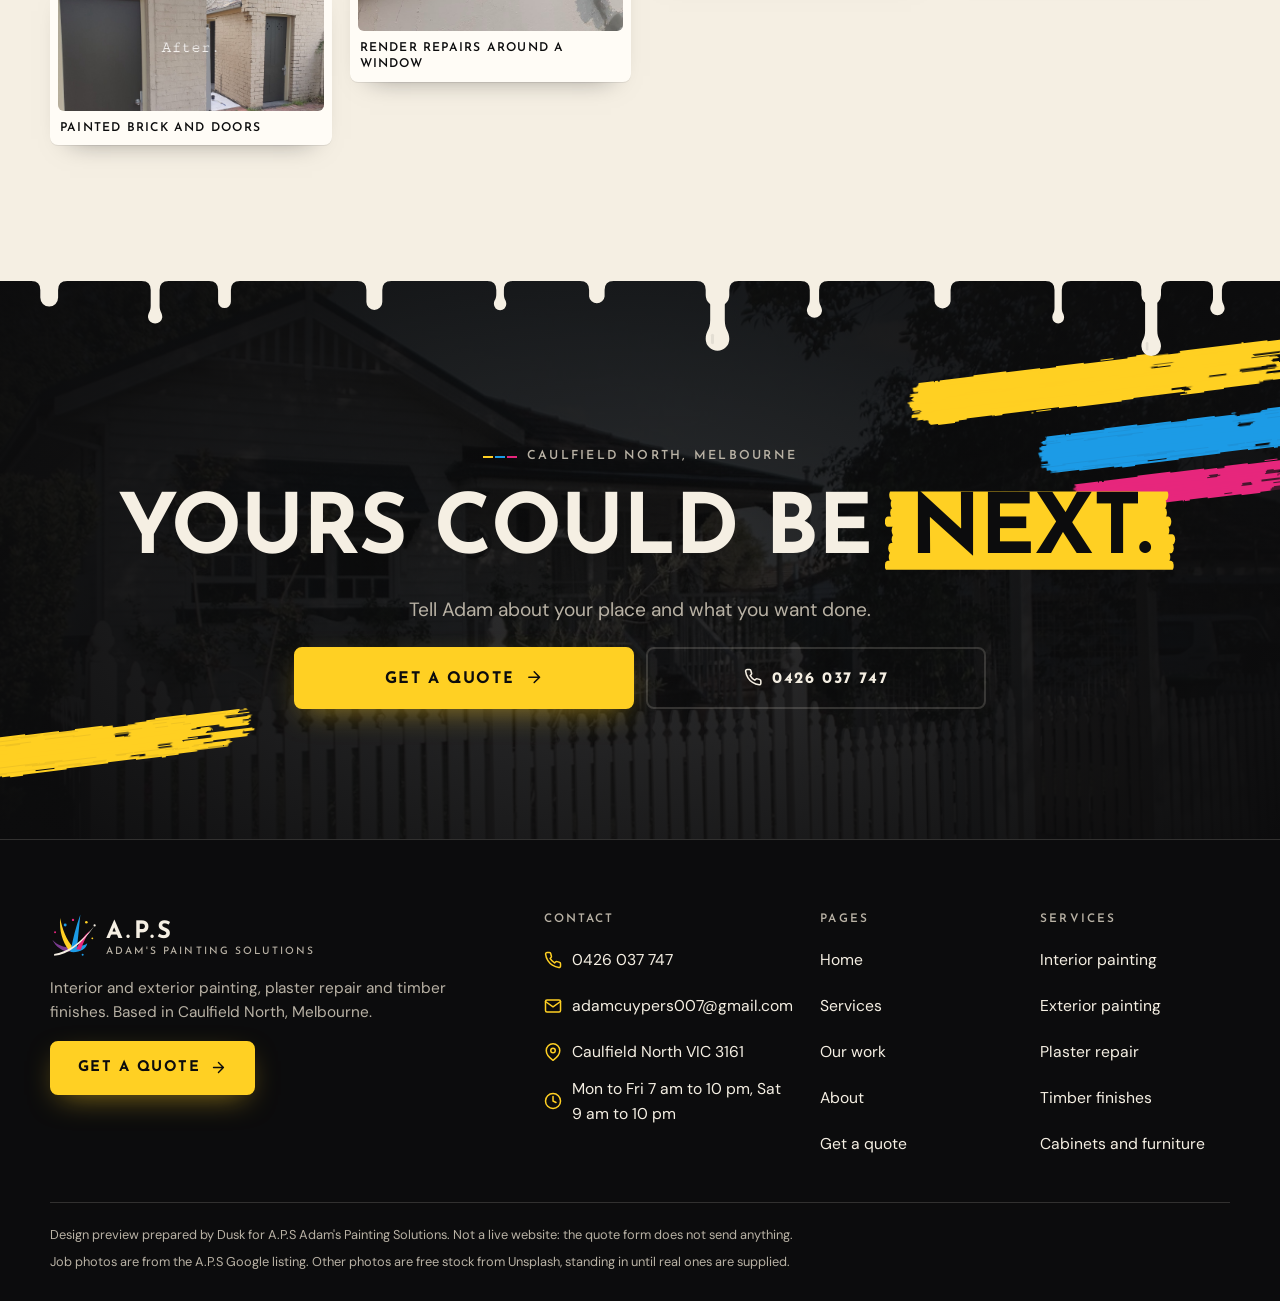
<file: work.html>
<!doctype html>
<html lang="en-AU">
<head>
<meta charset="utf-8">
<meta name="viewport" content="width=device-width, initial-scale=1, viewport-fit=cover">
<title>Our work | A.P.S Adam&#39;s Painting Solutions</title>
<meta name="description" content="Before and after photos from A.P.S Adam&#39;s Painting Solutions: weatherboard exteriors, sash windows, timber doors, interiors and plaster repairs.">
<meta name="robots" content="noindex, nofollow">
<meta name="theme-color" content="#0c0c0d">
<meta name="format-detection" content="telephone=no">
<link rel="icon" href="assets/favicon.svg" type="image/svg+xml">
<link rel="preconnect" href="https://fonts.googleapis.com">
<link rel="preconnect" href="https://fonts.gstatic.com" crossorigin>
<link href="https://fonts.googleapis.com/css2?family=DM+Sans:opsz,wght@9..40,400;9..40,500;9..40,700&amp;family=Josefin+Sans:wght@500;600;700&amp;display=swap" rel="stylesheet">
<link rel="stylesheet" href="assets/css/site.css?v=5">
<script>
(function(){var r=document.documentElement,p=false;r.classList.add('js');
try{var s=sessionStorage,m=matchMedia('(prefers-reduced-motion: reduce)').matches;
var n=(performance.getEntriesByType&&performance.getEntriesByType('navigation')[0])||{},t=n.type||'navigate';
var inside=!!s.getItem('aps-nav');s.removeItem('aps-nav');
if(!inside&&t==='navigate'&&document.referrer){try{inside=new URL(document.referrer).origin===location.origin}catch(e){}}
if(t==='back_forward')inside=true;
if(t==='reload')inside=false;
p=!m&&(!inside||/[?&]intro=1/.test(location.search));
if(/[?&]intro=0/.test(location.search))p=false;
if(!p&&!m&&inside)r.classList.add('wipe-in');}catch(e){}
r.classList.add(p?'has-intro':'no-intro');if(p)r.classList.add('intro-lock');
setTimeout(function(){if(!window.__aps)r.classList.remove('js','has-intro','intro-lock','wipe-in')},6000);
// if a newer version has been published than the copy this browser kept, load the new one once
try{var B='5';fetch('version.txt?'+Date.now(),{cache:'no-store'}).then(function(x){return x.ok?x.text():''}).then(function(t){t=(t||'').trim();
if(/^\d+$/.test(t)&&t!==B&&!new RegExp('[?&]r='+t+'(&|$)').test(location.search)){location.replace(location.pathname+'?r='+t+location.hash)}}).catch(function(){})}catch(e){}
})();
</script>
</head>
<body>
<a class="skip" href="#main">Skip to content</a>
<svg class="sr" aria-hidden="true" focusable="false" width="0" height="0"><defs>
<symbol id="i-phone" viewBox="0 0 24 24"><path d="M22 16.92v3a2 2 0 0 1-2.18 2 19.79 19.79 0 0 1-8.63-3.07 19.5 19.5 0 0 1-6-6 19.79 19.79 0 0 1-3.07-8.67A2 2 0 0 1 4.11 2h3a2 2 0 0 1 2 1.72 12.84 12.84 0 0 0 .7 2.81 2 2 0 0 1-.45 2.11L8.09 9.91a16 16 0 0 0 6 6l1.27-1.27a2 2 0 0 1 2.11-.45 12.84 12.84 0 0 0 2.81.7A2 2 0 0 1 22 16.92z"/></symbol>
<symbol id="i-arrow" viewBox="0 0 24 24"><path d="M5 12h14M12 5l7 7-7 7"/></symbol>
<symbol id="i-check" viewBox="0 0 24 24"><path d="M20 6L9 17l-5-5"/></symbol>
<symbol id="i-star" viewBox="0 0 24 24"><path fill="currentColor" stroke="none" d="M12 2l3.09 6.26L22 9.27l-5 4.87 1.18 6.88L12 17.77l-6.18 3.25L7 14.14 2 9.27l6.91-1.01L12 2z"/></symbol>
<symbol id="i-pin" viewBox="0 0 24 24"><path d="M21 10c0 7-9 13-9 13s-9-6-9-13a9 9 0 0 1 18 0z"/><circle cx="12" cy="10" r="3"/></symbol>
<symbol id="i-clock" viewBox="0 0 24 24"><circle cx="12" cy="12" r="10"/><path d="M12 6v6l4 2"/></symbol>
<symbol id="i-mail" viewBox="0 0 24 24"><path d="M4 4h16a2 2 0 0 1 2 2v12a2 2 0 0 1-2 2H4a2 2 0 0 1-2-2V6a2 2 0 0 1 2-2z"/><path d="M22 6l-10 7L2 6"/></symbol>
<symbol id="i-x" viewBox="0 0 24 24"><path d="M18 6L6 18M6 6l12 12"/></symbol>
<symbol id="i-left" viewBox="0 0 24 24"><path d="M15 18l-6-6 6-6"/></symbol>
<symbol id="i-right" viewBox="0 0 24 24"><path d="M9 18l6-6-6-6"/></symbol>
<symbol id="i-shield" viewBox="0 0 24 24"><path d="M12 22s8-4 8-10V5l-8-3-8 3v7c0 6 8 10 8 10z"/><path d="M9 12l2 2 4-4"/></symbol>
<symbol id="brush" viewBox="0 0 600 90" preserveAspectRatio="none"><rect x="22" y="-0.6" width="319" height="7.2" rx="3.6"/><rect x="380" y="-0.6" width="183" height="7.2" rx="3.6"/><rect x="18" y="5.4" width="562" height="7.2" rx="3.6"/><rect x="11" y="11.4" width="527" height="7.2" rx="3.6"/><rect x="17" y="17.4" width="566" height="7.2" rx="3.6"/><rect x="7" y="23.4" width="334" height="7.2" rx="3.6"/><rect x="365" y="23.4" width="203" height="7.2" rx="3.6"/><rect x="10" y="29.4" width="468" height="7.2" rx="3.6"/><rect x="527" y="29.4" width="52" height="7.2" rx="3.6"/><rect x="3" y="35.4" width="509" height="7.2" rx="3.6"/><rect x="532" y="35.4" width="46" height="7.2" rx="3.6"/><rect x="5" y="41.4" width="498" height="7.2" rx="3.6"/><rect x="8" y="47.4" width="577" height="7.2" rx="3.6"/><rect x="8" y="53.4" width="452" height="7.2" rx="3.6"/><rect x="507" y="53.4" width="57" height="7.2" rx="3.6"/><rect x="18" y="59.4" width="398" height="7.2" rx="3.6"/><rect x="438" y="59.4" width="139" height="7.2" rx="3.6"/><rect x="6" y="65.4" width="489" height="7.2" rx="3.6"/><rect x="14" y="71.4" width="529" height="7.2" rx="3.6"/><rect x="21" y="77.4" width="342" height="7.2" rx="3.6"/><rect x="388" y="77.4" width="151" height="7.2" rx="3.6"/><rect x="29" y="83.4" width="453" height="7.2" rx="3.6"/></symbol><filter id="rough" x="-4%" y="-25%" width="108%" height="150%"><feTurbulence type="fractalNoise" baseFrequency="0.018 0.42" numOctaves="2" seed="4" result="n"/><feDisplacementMap in="SourceGraphic" in2="n" scale="7" xChannelSelector="R" yChannelSelector="G"/></filter>
</defs></svg>
<div class="intro" id="intro">
  <div class="intro-paint" aria-hidden="true"><i style="--c:var(--yellow)"></i><i style="--c:var(--blue)"></i><i style="--c:var(--pink)"></i></div>
  <div class="intro-cols" aria-hidden="true"><i style="--c:var(--yellow)"></i><i style="--c:var(--blue)"></i><i style="--c:var(--pink)"></i></div>
  <div class="intro-brand" aria-hidden="true">
    <svg class="intro-mark" viewBox="0 0 100 100" aria-hidden="true" focusable="false">
<path class="s" style="--i:0" fill="#7a3b8f" d="M48 83C31 86 14 76 5 58c11 12 27 18 44 17z"/>
<path class="s" style="--i:1" fill="#ffd023" d="M41 81C27 63 20 39 22 11c5 25 13 46 29 65z"/>
<path class="s" style="--i:2" fill="#1c9be6" d="M45 81c5-25 11-51 21-78-3 28-5 53-8 77z"/>
<path class="s" style="--i:3" fill="#1c9be6" d="M43 79c13-8 28-5 38-13-2 13-18 21-36 19z"/>
<path class="s" style="--i:4" fill="#e6257c" d="M57 79c7-16 17-30 30-41-9 14-15 27-20 42z"/>
<path class="s" style="--i:5" fill="currentColor" d="M9 89c27-3 57-23 87-60C69 68 39 91 9 93z"/>
<circle class="d" style="--i:0" fill="#1c9be6" cx="33" cy="26" r="3.2"/>
<circle class="d" style="--i:1" fill="#e6257c" cx="50" cy="15" r="2.6"/>
<circle class="d" style="--i:2" fill="#ffd023" cx="79" cy="20" r="2.8"/>
<circle class="d" style="--i:3" fill="#e6257c" cx="11" cy="42" r="2.2"/>
<circle class="d" style="--i:4" fill="#ffd023" cx="92" cy="55" r="2"/>
<circle class="d" style="--i:5" fill="#1c9be6" cx="71" cy="91" r="2.2"/>
<circle class="d" style="--i:6" fill="currentColor" cx="97" cy="27" r="2.4"/>
</svg>
    <div class="intro-name">
      <span class="intro-aps"><span>A.P.S</span></span>
      <span class="intro-full"><span>Adam&#39;s Painting Solutions</span></span>
      <span class="intro-rule"></span>
      <span class="intro-loc">Caulfield North &middot; Melbourne</span>
    </div>
  </div>
  <button class="intro-skip" type="button">Skip intro</button>
</div>
<div class="wipe" aria-hidden="true"><i style="--c:var(--yellow);--i:0"></i><i style="--c:var(--blue);--i:1"></i><i style="--c:var(--pink);--i:2"></i></div>
<div class="preview-strip"><b>Design preview</b> for A.P.S Adam&#39;s Painting Solutions, prepared by Dusk. The quote form is not connected yet.</div>
<header class="hdr">
  <div class="wrap hdr-in">
    <a class="logo" href="index.html" aria-label="A.P.S Adam&#39;s Painting Solutions, home"><svg class="logo-mark" viewBox="0 0 100 100" aria-hidden="true" focusable="false">
<path fill="#7a3b8f" d="M48 83C31 86 14 76 5 58c11 12 27 18 44 17z"/>
<path fill="#ffd023" d="M41 81C27 63 20 39 22 11c5 25 13 46 29 65z"/>
<path fill="#1c9be6" d="M45 81c5-25 11-51 21-78-3 28-5 53-8 77z"/>
<path fill="#1c9be6" d="M43 79c13-8 28-5 38-13-2 13-18 21-36 19z"/>
<path fill="#e6257c" d="M57 79c7-16 17-30 30-41-9 14-15 27-20 42z"/>
<path fill="currentColor" d="M9 89c27-3 57-23 87-60C69 68 39 91 9 93z"/>
<circle fill="#1c9be6" cx="33" cy="26" r="3.2"/>
<circle fill="#e6257c" cx="50" cy="15" r="2.6"/>
<circle fill="#ffd023" cx="79" cy="20" r="2.8"/>
<circle fill="#e6257c" cx="11" cy="42" r="2.2"/>
<circle fill="#ffd023" cx="92" cy="55" r="2"/>
<circle fill="#1c9be6" cx="71" cy="91" r="2.2"/>
<circle fill="currentColor" cx="97" cy="27" r="2.4"/>
</svg><span class="logo-txt"><b>A.P.S</b><i>Adam&#39;s Painting Solutions</i></span></a>
    <nav class="nav" aria-label="Main">
      <a href="index.html">Home</a><a href="services.html">Services</a><a href="work.html" aria-current="page">Our work</a><a href="about.html">About</a><a href="contact.html">Get a quote</a>
    </nav>
    <a class="btn btn-y hdr-call" href="tel:+61426037747"><svg class="ico" aria-hidden="true" focusable="false"><use href="#i-phone"/></svg>0426 037 747</a>
    <button class="burger" type="button" aria-label="Open menu" aria-expanded="false" aria-controls="menu"><span></span><span></span><span></span></button>
  </div>
</header>
<div class="menu" id="menu">
  <nav class="menu-list" aria-label="Menu">
    <a href="index.html" style="--c:var(--yellow);--i:0">Home</a><a href="services.html" style="--c:var(--blue);--i:1">Services</a><a href="work.html" style="--c:var(--pink);--i:2" aria-current="page">Our work</a><a href="about.html" style="--c:var(--plum);--i:3">About</a>
    <a href="contact.html" style="--c:var(--yellow);--i:4">Get a quote</a>
  </nav>
  <div class="menu-foot">
    <a class="btn btn-y btn-block" href="tel:+61426037747"><svg class="ico" aria-hidden="true" focusable="false"><use href="#i-phone"/></svg>Call 0426 037 747</a>
    <p>Mon to Fri 7 am to 10 pm &middot; Sat 9 am to 10 pm</p>
  </div>
</div>
<main id="main">
<section class="phero">
  <svg class="phero-blob" viewBox="0 0 100 100" aria-hidden="true" focusable="false">
<path class="s" style="--i:0" fill="#7a3b8f" d="M48 83C31 86 14 76 5 58c11 12 27 18 44 17z"/>
<path class="s" style="--i:1" fill="#ffd023" d="M41 81C27 63 20 39 22 11c5 25 13 46 29 65z"/>
<path class="s" style="--i:2" fill="#1c9be6" d="M45 81c5-25 11-51 21-78-3 28-5 53-8 77z"/>
<path class="s" style="--i:3" fill="#1c9be6" d="M43 79c13-8 28-5 38-13-2 13-18 21-36 19z"/>
<path class="s" style="--i:4" fill="#e6257c" d="M57 79c7-16 17-30 30-41-9 14-15 27-20 42z"/>
<path class="s" style="--i:5" fill="currentColor" d="M9 89c27-3 57-23 87-60C69 68 39 91 9 93z"/>
<circle class="d" style="--i:0" fill="#1c9be6" cx="33" cy="26" r="3.2"/>
<circle class="d" style="--i:1" fill="#e6257c" cx="50" cy="15" r="2.6"/>
<circle class="d" style="--i:2" fill="#ffd023" cx="79" cy="20" r="2.8"/>
<circle class="d" style="--i:3" fill="#e6257c" cx="11" cy="42" r="2.2"/>
<circle class="d" style="--i:4" fill="#ffd023" cx="92" cy="55" r="2"/>
<circle class="d" style="--i:5" fill="#1c9be6" cx="71" cy="91" r="2.2"/>
<circle class="d" style="--i:6" fill="currentColor" cx="97" cy="27" r="2.4"/>
</svg>
  <div class="wrap phero-in">
    <p class="kicker" data-h style="--i:0"><span class="dots"></span>Our work</p>
    <h1 class="phero-title" data-h style="--i:1">Real jobs. <span class="stroke">Real</span> photos.</h1>
    <p class="lede" data-h style="--i:2">No stock pictures on this page. These are Adam&#39;s own photos from site: before, during and after.</p>
    
  </div>
</section>
<section class="sec sec--ink" style="padding-top:0">
  <div class="wrap">
    <article class="proj" style="--c:var(--yellow)">
      <div class="proj-head" data-r>
        <p class="proj-no">Project 01</p>
        <h2 class="h2">Weatherboard cottage, full exterior</h2>
        <p>Faded boards at the front and graffiti down the side. Three views of the same house. Tap any picture to roll the new coat on.</p>
      </div>
      <div class="proj-grid proj-grid--3">
        <div class="ba" data-ba data-r style="--ar:3/2">
  <div class="ba-stage">
    <img class="ba-img ba-before" src="assets/photos/house-before.jpg" style="object-position:0% 50%" alt="The front of the cottage before painting" loading="lazy" decoding="async">
    <img class="ba-img ba-after" src="assets/photos/house-after.jpg" alt="The front of the cottage after painting" loading="lazy" decoding="async">
    <span class="ba-roller" aria-hidden="true"></span>
    <span class="ba-tag" aria-live="polite">Before</span>
  </div>
  <div class="ba-ctl" role="group" aria-label="Show before or after">
    <button type="button" class="ba-btn is-on" data-show="before" aria-pressed="true">Before</button>
    <button type="button" class="ba-btn" data-show="after" aria-pressed="false">After</button>
  </div>
</div>
        <div class="ba" data-ba data-r style="--ar:3/2">
  <div class="ba-stage">
    <img class="ba-img ba-before" src="assets/photos/side-before.jpg" style="object-position:100% 50%" alt="The side of the cottage before, covered in graffiti" loading="lazy" decoding="async">
    <img class="ba-img ba-after" src="assets/photos/side-after.jpg" style="object-position:100% 50%" alt="The side of the cottage after painting, clean and fresh" loading="lazy" decoding="async">
    <span class="ba-roller" aria-hidden="true"></span>
    <span class="ba-tag" aria-live="polite">Before</span>
  </div>
  <div class="ba-ctl" role="group" aria-label="Show before or after">
    <button type="button" class="ba-btn is-on" data-show="before" aria-pressed="true">Before</button>
    <button type="button" class="ba-btn" data-show="after" aria-pressed="false">After</button>
  </div>
</div>
        <div class="ba" data-ba data-r style="--ar:3/2">
  <div class="ba-stage">
    <img class="ba-img ba-before" src="assets/photos/carport-before.jpg" alt="The carport before, tagged with graffiti" loading="lazy" decoding="async">
    <img class="ba-img ba-after" src="assets/photos/carport-after.jpg" alt="The carport and weatherboards after painting" loading="lazy" decoding="async">
    <span class="ba-roller" aria-hidden="true"></span>
    <span class="ba-tag" aria-live="polite">Before</span>
  </div>
  <div class="ba-ctl" role="group" aria-label="Show before or after">
    <button type="button" class="ba-btn is-on" data-show="before" aria-pressed="true">Before</button>
    <button type="button" class="ba-btn" data-show="after" aria-pressed="false">After</button>
  </div>
</div>
      </div>
    </article>

    <article class="proj proj--split" style="--c:var(--blue)">
      <div class="proj-head" data-r>
        <p class="proj-no">Project 02</p>
        <h2 class="h2">Timber sash window</h2>
        <p>Masked up, prepared and repainted, glazing bars and all.</p>
      </div>
      <div class="ba" data-ba data-a="During" data-b="After" data-r="right" style="--ar:4/5;--ar-d:5/4;--pos:50% 42%">
  <div class="ba-stage">
    <img class="ba-img ba-before" src="assets/photos/window-during.jpg" alt="The sash window part-way through, with the glass masked" loading="lazy" decoding="async">
    <img class="ba-img ba-after" src="assets/photos/window-after.jpg" alt="The sash window finished" loading="lazy" decoding="async">
    <span class="ba-roller" aria-hidden="true"></span>
    <span class="ba-tag" aria-live="polite">During</span>
  </div>
  <div class="ba-ctl" role="group" aria-label="Show during or after">
    <button type="button" class="ba-btn is-on" data-show="before" aria-pressed="true">During</button>
    <button type="button" class="ba-btn" data-show="after" aria-pressed="false">After</button>
  </div>
</div>
    </article>

    <article class="proj proj--split proj--flip" style="--c:var(--pink)">
      <div class="proj-head" data-r>
        <p class="proj-no">Project 03</p>
        <h2 class="h2">Timber garage door</h2>
        <p>Weathered, dull timber brought back to a deep, even finish.</p>
      </div>
      <div class="ba" data-ba data-r="left" style="--ar:4/3;--ar-d:3/2">
  <div class="ba-stage">
    <img class="ba-img ba-before" src="assets/photos/garage-before.jpg" alt="The timber garage door before, dull and weathered" loading="lazy" decoding="async">
    <img class="ba-img ba-after" src="assets/photos/garage-after.jpg" alt="The timber garage door after refinishing, deep and glossy" loading="lazy" decoding="async">
    <span class="ba-roller" aria-hidden="true"></span>
    <span class="ba-tag" aria-live="polite">Before</span>
  </div>
  <div class="ba-ctl" role="group" aria-label="Show before or after">
    <button type="button" class="ba-btn is-on" data-show="before" aria-pressed="true">Before</button>
    <button type="button" class="ba-btn" data-show="after" aria-pressed="false">After</button>
  </div>
</div>
    </article>

    <article class="proj proj--split" style="--c:var(--plum)">
      <div class="proj-head" data-r>
        <p class="proj-no">Project 04</p>
        <h2 class="h2">Glazed front door</h2>
        <p>Halfway through at undercoat, then the finished gloss.</p>
      </div>
      <div class="ba" data-ba data-a="Undercoat" data-b="Finished" data-r="right" style="--ar:4/5;--ar-d:5/4;--pos:50% 40%">
  <div class="ba-stage">
    <img class="ba-img ba-before" src="assets/photos/door-undercoat.jpg" alt="The front door at undercoat stage" loading="lazy" decoding="async">
    <img class="ba-img ba-after" src="assets/photos/door-after.jpg" alt="The front door finished in gloss black" loading="lazy" decoding="async">
    <span class="ba-roller" aria-hidden="true"></span>
    <span class="ba-tag" aria-live="polite">Undercoat</span>
  </div>
  <div class="ba-ctl" role="group" aria-label="Show undercoat or finished">
    <button type="button" class="ba-btn is-on" data-show="before" aria-pressed="true">Undercoat</button>
    <button type="button" class="ba-btn" data-show="after" aria-pressed="false">Finished</button>
  </div>
</div>
    </article>
  </div>
</section>

<section class="sec sec--paper has-drips" id="gallery">
  <div class="drips-wrap" aria-hidden="true"><svg class="drips" data-r viewBox="0 0 1440 124" preserveAspectRatio="none" focusable="false"><path d="M0 0H1440V9L1351.0 9Q1342.0 9 1342.0 18L1342.0 23.0A10.1 10.1 0 0 1 1321.8 23.0L1321.8 18Q1321.8 9 1312.8 9L1246.9 9Q1237.9 9 1237.9 18L1237.9 28.6C1237.9 34.3 1240.3 34.3 1240.3 38.6A6.3 6.3 0 0 1 1227.7 38.6C1227.7 34.3 1230.1 34.3 1230.1 28.6L1230.1 18Q1230.1 9 1221.1 9L1175.6 9Q1166.6 9 1166.6 18L1166.6 24.0A8.1 8.1 0 0 1 1150.3 24.0L1150.3 18Q1150.3 9 1141.3 9L1028.7 9Q1019.7 9 1019.7 18L1019.7 26.7A7.0 7.0 0 0 1 1005.6 26.7L1005.6 18Q1005.6 9 996.6 9L892.6 9Q883.6 9 883.6 18L883.6 32.2C883.6 37.3 885.7 37.3 885.7 41.2A5.6 5.6 0 0 1 874.4 41.2C874.4 37.3 876.6 37.3 876.6 32.2L876.6 18Q876.6 9 867.6 9L823.7 9Q814.7 9 814.7 18L814.7 23.0A9.7 9.7 0 0 1 795.3 23.0L795.3 18Q795.3 9 786.3 9L676.1 9Q667.1 9 667.1 18L667.1 23.5C667.1 29.4 669.6 29.4 669.6 34.0A6.5 6.5 0 0 1 656.5 34.0C656.5 29.4 659.0 29.4 659.0 23.5L659.0 18Q659.0 9 650.0 9L548.7 9Q539.7 9 539.7 18L539.7 24.0A6.0 6.0 0 0 1 527.7 24.0L527.7 18Q527.7 9 518.7 9L469.9 9Q460.9 9 460.9 18L460.9 25.9A8.1 8.1 0 0 1 444.6 25.9L444.6 18Q444.6 9 435.6 9L359.9 9Q350.9 9 350.9 18L350.9 34.9C350.9 40.3 353.2 40.3 353.2 44.5A6.0 6.0 0 0 1 341.2 44.5C341.2 40.3 343.5 40.3 343.5 34.9L343.5 18Q343.5 9 334.5 9L277.4 9Q268.4 9 268.4 18L268.4 23.0A9.5 9.5 0 0 1 249.4 23.0L249.4 18Q249.4 9 240.4 9L211.4 9Q202.4 9 202.4 18L202.4 25.9A6.0 6.0 0 0 1 190.3 25.9L190.3 18Q190.3 9 181.3 9L117.3 9Q108.3 9 108.3 18L108.3 25.4A7.2 7.2 0 0 1 94.0 25.4L94.0 18Q94.0 9 85.0 9L45.8 9Q36.8 9 36.8 18L36.8 44.9C36.8 55.9 41.5 55.9 41.5 64.5A12.3 12.3 0 0 1 16.9 64.5C16.9 55.9 21.6 55.9 21.6 44.9L21.6 18Q21.6 9 12.6 9L0 9z"/><g class="drips-run" style="--i:0"><path d="M1338.2 0L1338.2 83.0C1338.2 92.0 1342.0 92.0 1342.0 99.1A10.1 10.1 0 0 1 1321.8 99.1C1321.8 92.0 1325.6 92.0 1325.6 83.0L1325.6 0z"/><path class="drips-gloss" d="M1327.7 96.1v6.3" stroke-width="2.6"/></g><g class="drips-run" style="--i:1"><path d="M811.0 0L811.0 62.2C811.0 70.9 814.7 70.9 814.7 77.7A9.7 9.7 0 0 1 795.3 77.7C795.3 70.9 799.0 70.9 799.0 62.2L799.0 0z"/><path class="drips-gloss" d="M800.9 74.8v6.0" stroke-width="2.5"/></g><g class="drips-run" style="--i:2"><path d="M264.8 0L264.8 87.6C264.8 96.1 268.4 96.1 268.4 102.8A9.5 9.5 0 0 1 249.4 102.8C249.4 96.1 253.0 96.1 253.0 87.6L253.0 0z"/><path class="drips-gloss" d="M254.9 99.9v5.9" stroke-width="2.5"/></g><path class="drips-gloss" stroke-width="3" d="M24.0 60.9v7.6"/><circle class="drips-drop" cx="1331.9" cy="112.2" r="5.0"/></svg></div>
  <div class="wrap">
    <div class="sec-head" data-r>
      <p class="kicker">Gallery</p>
      <h2 class="h2">More from <span class="stroke">site.</span></h2>
      <p class="lede">Tap a photo to see it larger.</p>
    </div>
    <div class="filters" role="group" aria-label="Filter photos"><button type="button" class="filter is-on" data-cat="all" aria-pressed="true">All</button><button type="button" class="filter" data-cat="exterior" aria-pressed="false">Exterior</button><button type="button" class="filter" data-cat="interior" aria-pressed="false">Interior</button><button type="button" class="filter" data-cat="timber" aria-pressed="false">Timber and doors</button><button type="button" class="filter" data-cat="repairs" aria-pressed="false">Repairs</button></div>
    <div class="gal" data-gal><button type="button" class="gal-item" data-cat="exterior"><img src="assets/photos/cottage-after.jpg" alt="The front of a weatherboard cottage after repainting" loading="lazy" decoding="async"><span>Weatherboard cottage, front</span></button><button type="button" class="gal-item" data-cat="interior"><img src="assets/photos/hallway.jpg" alt="A hallway mid-job with drop sheets down and fresh paint above timber panelling" loading="lazy" decoding="async"><span>Hallway above timber panelling</span></button><button type="button" class="gal-item" data-cat="interior"><img src="assets/photos/church.jpg" alt="A church interior after repainting" loading="lazy" decoding="async"><span>Church interior</span></button><button type="button" class="gal-item" data-cat="exterior"><img src="assets/photos/boom-lift.jpg" alt="Looking down from a boom lift beside a weatherboard house" loading="lazy" decoding="async"><span>High work from a boom lift</span></button><button type="button" class="gal-item" data-cat="exterior"><img src="assets/photos/brick-doors.jpg" alt="Painted brick walls with freshly painted doors" loading="lazy" decoding="async"><span>Painted brick and doors</span></button><button type="button" class="gal-item" data-cat="timber"><img src="assets/photos/door-prep.jpg" alt="A timber door filled and sanded, ready for paint" loading="lazy" decoding="async"><span>Door prep, filled and sanded</span></button><button type="button" class="gal-item" data-cat="interior"><img src="assets/photos/ceiling.jpg" alt="A freshly painted white ceiling in an open-plan room" loading="lazy" decoding="async"><span>Ceilings, open-plan living</span></button><button type="button" class="gal-item" data-cat="repairs exterior"><img src="assets/photos/render-repair.jpg" alt="Patched render around a window" loading="lazy" decoding="async"><span>Render repairs around a window</span></button><button type="button" class="gal-item" data-cat="repairs"><img src="assets/photos/plaster-crack.jpg" alt="A cracked plaster wall before repair" loading="lazy" decoding="async"><span>Cracked plaster, before repair</span></button><button type="button" class="gal-item" data-cat="repairs"><img src="assets/photos/plaster-patched.jpg" alt="A patched wall, sanded and ready for paint" loading="lazy" decoding="async"><span>Wall patched, ready for paint</span></button><button type="button" class="gal-item" data-cat="exterior"><img src="assets/photos/carport-after.jpg" alt="Repainted weatherboards and carport" loading="lazy" decoding="async"><span>Weatherboards and carport</span></button><button type="button" class="gal-item" data-cat="timber"><img src="assets/photos/garage-after.jpg" alt="A timber garage door refinished to a deep gloss" loading="lazy" decoding="async"><span>Timber garage door</span></button><button type="button" class="gal-item" data-cat="timber exterior"><img src="assets/photos/window-after.jpg" alt="A repainted timber sash window" loading="lazy" decoding="async"><span>Sash window, finished</span></button><button type="button" class="gal-item" data-cat="timber"><img src="assets/photos/door-after.jpg" alt="A glazed front door finished in gloss black" loading="lazy" decoding="async"><span>Front door, finished</span></button></div>
  </div>
</section>

<div class="lb" id="lb" role="dialog" aria-modal="true" aria-label="Photo viewer">
  <div class="lb-top"><span class="lb-count">1 / 1</span><button type="button" class="lb-btn lb-close" aria-label="Close photo"><svg class="ico" aria-hidden="true" focusable="false"><use href="#i-x"/></svg></button></div>
  <div class="lb-stage"><img src="[data-uri]" alt=""></div>
  <div class="lb-foot"><button type="button" class="lb-btn lb-prev" aria-label="Previous photo"><svg class="ico" aria-hidden="true" focusable="false"><use href="#i-left"/></svg></button><p class="lb-cap"></p><button type="button" class="lb-btn lb-next" aria-label="Next photo"><svg class="ico" aria-hidden="true" focusable="false"><use href="#i-right"/></svg></button></div>
</div>

<section class="cta has-drips">
  <div class="drips-wrap drips-wrap--light" aria-hidden="true" style="--dc:#f5efe3"><svg class="drips" data-r viewBox="0 0 1440 124" preserveAspectRatio="none" focusable="false"><path d="M0 0H1440V9L1336.6 9Q1327.6 9 1327.6 18L1327.6 27.2A8.1 8.1 0 0 1 1311.3 27.2L1311.3 18Q1311.3 9 1302.3 9L1230.9 9Q1221.9 9 1221.9 18L1221.9 25.4C1221.9 31.9 1224.6 31.9 1224.6 36.9A7.2 7.2 0 0 1 1210.3 36.9C1210.3 31.9 1213.0 31.9 1213.0 25.4L1213.0 18Q1213.0 9 1204.0 9L1170.0 9Q1161.0 9 1161.0 18L1161.0 23.0A9.8 9.8 0 0 1 1141.4 23.0L1141.4 18Q1141.4 9 1132.4 9L1070.8 9Q1061.8 9 1061.8 18L1061.8 36.0C1061.8 41.4 1064.1 41.4 1064.1 45.5A5.9 5.9 0 0 1 1052.3 45.5C1052.3 41.4 1054.5 41.4 1054.5 36.0L1054.5 18Q1054.5 9 1045.5 9L959.6 9Q950.6 9 950.6 18L950.6 29.2A8.1 8.1 0 0 1 934.5 29.2L934.5 18Q934.5 9 925.5 9L828.1 9Q819.1 9 819.1 18L819.1 26.9C819.1 33.7 822.0 33.7 822.0 39.0A7.6 7.6 0 0 1 806.9 39.0C806.9 33.7 809.8 33.7 809.8 26.9L809.8 18Q809.8 9 800.8 9L738.3 9Q729.3 9 729.3 18L729.3 23.0A11.8 11.8 0 0 1 705.7 23.0L705.7 18Q705.7 9 696.7 9L613.6 9Q604.6 9 604.6 18L604.6 24.4A7.8 7.8 0 0 1 589.1 24.4L589.1 18Q589.1 9 580.1 9L512.9 9Q503.9 9 503.9 18L503.9 22.2C503.9 27.8 506.3 27.8 506.3 32.1A6.2 6.2 0 0 1 493.9 32.1C493.9 27.8 496.3 27.8 496.3 22.2L496.3 18Q496.3 9 487.3 9L391.3 9Q382.3 9 382.3 18L382.3 30.0A7.9 7.9 0 0 1 366.4 30.0L366.4 18Q366.4 9 357.4 9L239.9 9Q230.9 9 230.9 18L230.9 29.7A6.4 6.4 0 0 1 218.1 29.7L218.1 18Q218.1 9 209.1 9L168.6 9Q159.6 9 159.6 18L159.6 33.7C159.6 40.1 162.3 40.1 162.3 45.2A7.2 7.2 0 0 1 148.0 45.2C148.0 40.1 150.7 40.1 150.7 33.7L150.7 18Q150.7 9 141.7 9L67.1 9Q58.1 9 58.1 18L58.1 25.6A8.9 8.9 0 0 1 40.3 25.6L40.3 18Q40.3 9 31.3 9L0 9z"/><g class="drips-run" style="--i:0"><path d="M1157.3 0L1157.3 58.4C1157.3 67.3 1161.0 67.3 1161.0 74.2A9.8 9.8 0 0 1 1141.4 74.2C1141.4 67.3 1145.1 67.3 1145.1 58.4L1145.1 0z"/><path class="drips-gloss" d="M1147.1 71.2v6.1" stroke-width="2.6"/></g><g class="drips-run" style="--i:1"><path d="M724.8 0L724.8 48.0C724.8 58.6 729.3 58.6 729.3 66.9A11.8 11.8 0 0 1 705.7 66.9C705.7 58.6 710.2 58.6 710.2 48.0L710.2 0z"/><path class="drips-gloss" d="M712.5 63.3v7.3" stroke-width="3.1"/></g><path class="drips-gloss" stroke-width="3" d=""/><circle class="drips-drop" cx="1151.2" cy="87.0" r="4.9"/></svg></div>
  <img class="cta-bg" src="assets/stock/weatherboard-white.jpg" alt="" width="1200" height="800" loading="lazy" decoding="async">
  <div class="cta-brushes" aria-hidden="true"><span class="brush brush--y" style="--i:0" aria-hidden="true"><svg viewBox="0 0 600 90" preserveAspectRatio="none" focusable="false"><use href="#brush" fill="currentColor"/></svg></span><span class="brush brush--b" style="--i:1" aria-hidden="true"><svg viewBox="0 0 600 90" preserveAspectRatio="none" focusable="false"><use href="#brush" fill="currentColor"/></svg></span><span class="brush brush--p" style="--i:2" aria-hidden="true"><svg viewBox="0 0 600 90" preserveAspectRatio="none" focusable="false"><use href="#brush" fill="currentColor"/></svg></span><span class="brush brush--y2" style="--i:3" aria-hidden="true"><svg viewBox="0 0 600 90" preserveAspectRatio="none" focusable="false"><use href="#brush" fill="currentColor"/></svg></span></div>
  <div class="wrap cta-in" data-r>
    <p class="kicker"><span class="dots"></span>Caulfield North, Melbourne</p>
    <h2 class="cta-title">Yours could be <span class="stroke">next.</span></h2>
    <p class="lede">Tell Adam about your place and what you want done.</p>
    <div class="cta-btns">
      <a class="btn btn-y btn-lg" href="contact.html">Get a quote <svg class="ico" aria-hidden="true" focusable="false"><use href="#i-arrow"/></svg></a>
      <a class="btn btn-ghost btn-lg" href="tel:+61426037747"><svg class="ico" aria-hidden="true" focusable="false"><use href="#i-phone"/></svg>0426 037 747</a>
    </div>
  </div>
</section>
</main>
<footer class="ftr">
  <div class="wrap">
    <div class="ftr-top">
      <div class="ftr-brand">
        <a class="logo" href="index.html" aria-label="A.P.S Adam&#39;s Painting Solutions, home"><svg class="logo-mark" viewBox="0 0 100 100" aria-hidden="true" focusable="false">
<path fill="#7a3b8f" d="M48 83C31 86 14 76 5 58c11 12 27 18 44 17z"/>
<path fill="#ffd023" d="M41 81C27 63 20 39 22 11c5 25 13 46 29 65z"/>
<path fill="#1c9be6" d="M45 81c5-25 11-51 21-78-3 28-5 53-8 77z"/>
<path fill="#1c9be6" d="M43 79c13-8 28-5 38-13-2 13-18 21-36 19z"/>
<path fill="#e6257c" d="M57 79c7-16 17-30 30-41-9 14-15 27-20 42z"/>
<path fill="currentColor" d="M9 89c27-3 57-23 87-60C69 68 39 91 9 93z"/>
<circle fill="#1c9be6" cx="33" cy="26" r="3.2"/>
<circle fill="#e6257c" cx="50" cy="15" r="2.6"/>
<circle fill="#ffd023" cx="79" cy="20" r="2.8"/>
<circle fill="#e6257c" cx="11" cy="42" r="2.2"/>
<circle fill="#ffd023" cx="92" cy="55" r="2"/>
<circle fill="#1c9be6" cx="71" cy="91" r="2.2"/>
<circle fill="currentColor" cx="97" cy="27" r="2.4"/>
</svg><span class="logo-txt"><b>A.P.S</b><i>Adam&#39;s Painting Solutions</i></span></a>
        <p>Interior and exterior painting, plaster repair and timber finishes. Based in Caulfield North, Melbourne.</p>
        <a class="btn btn-y" href="contact.html">Get a quote <svg class="ico" aria-hidden="true" focusable="false"><use href="#i-arrow"/></svg></a>
      </div>
      <div class="ftr-cols">
        <div class="ftr-contact">
          <h2>Contact</h2>
          <ul class="ftr-list">
            <li><a href="tel:+61426037747"><svg class="ico" aria-hidden="true" focusable="false"><use href="#i-phone"/></svg>0426 037 747</a></li>
            <li><a href="mailto:adamcuypers007@gmail.com"><svg class="ico" aria-hidden="true" focusable="false"><use href="#i-mail"/></svg>adamcuypers007@gmail.com</a></li>
            <li><span><svg class="ico" aria-hidden="true" focusable="false"><use href="#i-pin"/></svg>Caulfield North VIC 3161</span></li>
            <li><span><svg class="ico" aria-hidden="true" focusable="false"><use href="#i-clock"/></svg>Mon to Fri 7 am to 10 pm, Sat 9 am to 10 pm</span></li>
          </ul>
        </div>
        <div>
          <h2>Pages</h2>
          <ul class="ftr-list">
            <li><a href="index.html">Home</a></li><li><a href="services.html">Services</a></li><li><a href="work.html">Our work</a></li><li><a href="about.html">About</a></li>
            <li><a href="contact.html">Get a quote</a></li>
          </ul>
        </div>
        <div>
          <h2>Services</h2>
          <ul class="ftr-list">
            <li><a href="services.html#interior">Interior painting</a></li>
            <li><a href="services.html#exterior">Exterior painting</a></li>
            <li><a href="services.html#repairs">Plaster repair</a></li>
            <li><a href="services.html#timber">Timber finishes</a></li>
            <li><a href="services.html#cabinets">Cabinets and furniture</a></li>
          </ul>
        </div>
      </div>
    </div>
    <div class="ftr-note">
      <p>Design preview prepared by Dusk for A.P.S Adam&#39;s Painting Solutions. Not a live website: the quote form does not send anything.</p>
      <p>Job photos are from the A.P.S Google listing. Other photos are free stock from Unsplash, standing in until real ones are supplied.</p>
    </div>
  </div>
</footer>
<div class="bar"><a class="btn btn-ghost" href="tel:+61426037747"><svg class="ico" aria-hidden="true" focusable="false"><use href="#i-phone"/></svg>Call Adam</a><a class="btn btn-y" href="contact.html">Get a quote <svg class="ico" aria-hidden="true" focusable="false"><use href="#i-arrow"/></svg></a></div>
<script src="assets/js/site.js?v=5" defer></script>
</body>
</html>
</file>
<file: assets/css/site.css>
/* A.P.S Adam's Painting Solutions: design preview by Dusk
   Brand from the business card: ink black, warm paper white,
   and the three splash colours (yellow, blue, pink). */

:root{
  --ink:#0c0c0d; --ink-2:#17171a; --ink-3:#26262b;
  --paper:#f5efe3; --paper-2:#eae2d2; --white:#fffcf6;
  --yellow:#ffd023; --blue:#1c9be6; --pink:#e6257c; --pink-deep:#d4186c; --plum:#7a3b8f;
  --text:#141416; --muted:#5d574f; --line:rgba(12,12,13,.14);
  --on-ink:#f5efe3; --on-ink-muted:#b9b2a5; --line-ink:rgba(245,239,227,.16);
  --r:18px; --r-sm:10px;
  --font-d:"Josefin Sans","Century Gothic","Futura",system-ui,sans-serif;
  --font-b:"DM Sans",system-ui,-apple-system,"Segoe UI",Roboto,sans-serif;
  --ease:cubic-bezier(.2,.7,.2,1); --ease-io:cubic-bezier(.7,0,.2,1); --ease-pop:cubic-bezier(.2,1.4,.3,1);
  --wrap:1180px; --gut:clamp(18px,4.6vw,40px);
  --sat:env(safe-area-inset-top,0px); --sab:env(safe-area-inset-bottom,0px);
  --sal:env(safe-area-inset-left,0px); --sar:env(safe-area-inset-right,0px);
  --hdr:64px;
}

*,*::before,*::after{box-sizing:border-box}
html{-webkit-text-size-adjust:100%;text-size-adjust:100%;scroll-behavior:smooth;scroll-padding-top:calc(var(--hdr) + 20px);overflow-x:hidden;background:var(--ink)}
body{margin:0;background:var(--ink);color:var(--text);font:400 1.0625rem/1.6 var(--font-b);-webkit-font-smoothing:antialiased;-moz-osx-font-smoothing:grayscale;overflow-x:clip;-webkit-tap-highlight-color:transparent}
img,video,svg{max-width:100%}
img,video{display:block;height:auto}
h1,h2,h3,h4,p,ul,ol,figure,fieldset{margin:0}
ul,ol{padding:0;list-style:none}
a{color:inherit;text-decoration:none}
button,input,select,textarea{font:inherit;color:inherit}
button{cursor:pointer;touch-action:manipulation}
a,button{touch-action:manipulation}
fieldset{border:0;padding:0;min-width:0}
:focus-visible{outline:3px solid var(--blue);outline-offset:3px;border-radius:6px}
::selection{background:var(--yellow);color:var(--ink)}
.sr{position:absolute;width:1px;height:1px;margin:-1px;padding:0;overflow:hidden;clip:rect(0 0 0 0);white-space:nowrap;border:0}
.skip{position:absolute;left:12px;top:-60px;z-index:2000;background:var(--yellow);color:var(--ink);padding:12px 16px;border-radius:10px;font-weight:700}
.skip:focus{top:12px}
.wrap{width:100%;max-width:calc(var(--wrap) + 2*var(--gut));margin-inline:auto;padding-left:max(var(--gut),var(--sal));padding-right:max(var(--gut),var(--sar))}
.ico{width:1.15em;height:1.15em;flex:none;fill:none;stroke:currentColor;stroke-width:2;stroke-linecap:round;stroke-linejoin:round}
.ico-fill{fill:currentColor;stroke:none}

/* ---------- type ---------- */
.kicker{display:inline-flex;align-items:center;gap:10px;font:600 .78rem/1.2 var(--font-d);letter-spacing:.18em;text-transform:uppercase;color:var(--muted)}
.sec--ink .kicker,.hero .kicker,.phero .kicker,.cta .kicker{color:var(--on-ink-muted)}
.dots{display:inline-flex;gap:4px}
.dots i{width:9px;height:9px;border-radius:50%;background:var(--yellow)}
.dots i:nth-child(2){background:var(--blue)}
.dots i:nth-child(3){background:var(--pink)}
.h2{font:700 clamp(2rem,7.2vw,3.5rem)/1.02 var(--font-d);letter-spacing:-.005em;text-transform:uppercase;text-wrap:balance}
.h3{font:700 1.3rem/1.15 var(--font-d);letter-spacing:.02em;text-transform:uppercase}
.lede{font-size:clamp(1.05rem,2.6vw,1.2rem);line-height:1.55;color:var(--muted);max-width:56ch}
.sec--ink .lede,.hero .lede,.phero .lede,.cta .lede{color:var(--on-ink-muted)}
.sec-head{display:grid;gap:16px;margin-bottom:clamp(30px,6vw,56px)}
.sec-head--row{align-items:end}

/* a brush stroke painted behind a word */
.stroke{position:relative;display:inline-block;z-index:0;color:var(--ink);padding:0 .16em;margin:0 -.04em;white-space:nowrap}
.stroke::before{content:"";position:absolute;z-index:-1;inset:-.02em -.05em .04em;background:var(--yellow);
  -webkit-mask:url("data:image/svg+xml,%3Csvg xmlns='http://www.w3.org/2000/svg' viewBox='0 0 300 100' preserveAspectRatio='none'%3E%3Cpath d='M4 22C40 10 90 16 150 12S260 8 296 18l-6 16 8 16-10 16 8 18C240 94 150 88 90 92S30 90 6 84l6-18L2 50l8-14z'/%3E%3C/svg%3E") center/100% 100% no-repeat;
  mask:url("data:image/svg+xml,%3Csvg xmlns='http://www.w3.org/2000/svg' viewBox='0 0 300 100' preserveAspectRatio='none'%3E%3Cpath d='M4 22C40 10 90 16 150 12S260 8 296 18l-6 16 8 16-10 16 8 18C240 94 150 88 90 92S30 90 6 84l6-18L2 50l8-14z'/%3E%3C/svg%3E") center/100% 100% no-repeat;
  transform:rotate(-1.4deg)}
.stroke--blue::before{background:var(--blue)}
.stroke--pink::before{background:var(--pink-deep)}
.stroke--pink{color:var(--white)}
.js .stroke::before{clip-path:inset(0 100% 0 0);transition:clip-path .75s var(--ease-io) .3s}
.js .in .stroke::before,.js .stroke.in::before,.js.ready .hero .stroke::before,.js.ready .phero .stroke::before{clip-path:inset(0 -4% 0 -4%)}

/* ---------- buttons ---------- */
.btn{--bg:var(--ink);--fg:var(--on-ink);position:relative;display:inline-flex;align-items:center;justify-content:center;gap:10px;min-height:54px;padding:6px 26px 4px;border:2px solid var(--bg);border-radius:999px;background:var(--bg);color:var(--fg);font:700 .92rem/1 var(--font-d);letter-spacing:.1em;text-transform:uppercase;text-align:center;overflow:hidden;isolation:isolate;transition:transform .25s var(--ease),box-shadow .25s var(--ease),color .25s}
.btn .ico{margin-top:-3px}
.btn::before{content:"";position:absolute;inset:-2px;z-index:-1;background:var(--hover,var(--yellow));transform:translateY(102%);transition:transform .35s var(--ease-io);border-radius:inherit}
.btn:active{transform:scale(.97)}
.btn-y{--bg:var(--yellow);--fg:var(--ink);--hover:var(--white);box-shadow:0 10px 30px -10px rgba(255,208,35,.55)}
.btn-ink{--bg:var(--ink);--fg:var(--on-ink);--hover:var(--yellow)}
.btn-ghost{--bg:transparent;--fg:var(--on-ink);border-color:var(--line-ink);--hover:var(--on-ink)}
.btn-line{--bg:transparent;--fg:var(--ink);border-color:var(--ink);--hover:var(--ink)}
.btn-lg{min-height:62px;padding-inline:34px;font-size:1rem}
.btn-block{width:100%}
@media (hover:hover){
  .btn:hover{transform:translateY(-2px)}
  .btn:hover::before{transform:none}
  .btn-ink:hover,.btn-ghost:hover{color:var(--ink)}
  .btn-line:hover{color:var(--on-ink)}
}
.link{display:inline-flex;align-items:center;gap:8px;min-height:44px;font:700 .86rem/1 var(--font-d);letter-spacing:.12em;text-transform:uppercase;padding:12px 0 9px;border-bottom:3px solid var(--yellow);transition:gap .25s var(--ease)}
.link .ico{margin-top:-3px}
@media (hover:hover){.link:hover{gap:14px}}

/* ---------- preview strip + header ---------- */
.preview-strip{background:var(--yellow);color:var(--ink);font-size:.76rem;line-height:1.35;text-align:center;padding:calc(7px + var(--sat)) max(14px,var(--sar)) 7px max(14px,var(--sal))}
.hdr{position:sticky;top:0;z-index:50;background:rgba(12,12,13,.9);-webkit-backdrop-filter:saturate(1.4) blur(14px);backdrop-filter:saturate(1.4) blur(14px);color:var(--on-ink);border-bottom:1px solid transparent;transition:border-color .3s,background .3s}
.hdr.is-scrolled{border-bottom-color:var(--line-ink)}
.hdr-in{display:flex;align-items:center;justify-content:space-between;gap:16px;height:var(--hdr)}
.logo{display:inline-flex;align-items:center;gap:10px;min-height:48px;color:var(--on-ink)}
.logo-mark{width:40px;height:40px;flex:none;overflow:visible}
.logo-txt{display:grid;line-height:1}
.logo-txt b{font:700 1.32rem/1 var(--font-d);letter-spacing:.14em;padding-top:5px}
.logo-txt i{font:500 .6rem/1 var(--font-d);font-style:normal;letter-spacing:.2em;text-transform:uppercase;color:var(--on-ink-muted);margin-top:3px;white-space:nowrap}
.nav{display:none}
.hdr-call{display:none}
.burger{position:relative;width:48px;height:48px;margin-right:-10px;border:0;background:none;color:var(--on-ink);display:grid;place-items:center;z-index:70}
.burger span{position:absolute;left:12px;right:12px;height:2.5px;border-radius:2px;background:currentColor;transition:transform .35s var(--ease),opacity .2s,background .2s}
.burger span:nth-child(1){transform:translateY(-7px)}
.burger span:nth-child(2){background:var(--yellow);right:18px}
.burger span:nth-child(3){transform:translateY(7px)}
.menu-open .burger span:nth-child(1){transform:rotate(45deg)}
.menu-open .burger span:nth-child(2){opacity:0}
.menu-open .burger span:nth-child(3){transform:rotate(-45deg)}

.menu{position:fixed;inset:0;z-index:45;background:var(--ink);color:var(--on-ink);display:flex;flex-direction:column;padding:calc(var(--hdr) + 46px + var(--sat)) max(var(--gut),var(--sal)) calc(28px + var(--sab));visibility:hidden;clip-path:circle(0 at calc(100% - 38px) 60px);transition:clip-path .55s var(--ease-io),visibility 0s .55s;overflow-y:auto;-webkit-overflow-scrolling:touch}
.menu-open .menu{visibility:visible;clip-path:circle(160% at calc(100% - 38px) 60px);transition:clip-path .6s var(--ease-io),visibility 0s}
.menu-open,.menu-open body{overflow:hidden}
.menu-list{display:grid;gap:2px;margin:auto 0}
.menu-list a{display:flex;align-items:center;gap:16px;min-height:60px;font:700 clamp(1.8rem,9vw,2.6rem)/1 var(--font-d);letter-spacing:.02em;text-transform:uppercase;padding-top:6px;opacity:0;transform:translateY(18px);transition:opacity .4s var(--ease),transform .5s var(--ease),color .2s}
.menu-open .menu-list a{opacity:1;transform:none;transition-delay:calc(.16s + var(--i)*55ms)}
.menu-list a::before{content:"";width:14px;height:14px;border-radius:50%;background:var(--c,var(--yellow));flex:none;margin-top:-6px}
.menu-list a[aria-current="page"]{color:var(--yellow)}
.menu-foot{display:grid;gap:12px;padding-top:26px;border-top:1px solid var(--line-ink);margin-top:26px}
.menu-foot p{font-size:.9rem;color:var(--on-ink-muted)}

@media (min-width:920px){
  :root{--hdr:76px}
  .burger,.menu{display:none}
  .nav{display:flex;align-items:center;gap:clamp(18px,2.6vw,36px)}
  .nav a{position:relative;font:600 .8rem/1 var(--font-d);letter-spacing:.16em;text-transform:uppercase;padding:16px 0 12px;color:var(--on-ink)}
  .nav a::after{content:"";position:absolute;left:0;right:0;bottom:6px;height:3px;border-radius:2px;background:var(--yellow);transform:scaleX(0);transform-origin:left;transition:transform .35s var(--ease-io)}
  .nav a:hover::after,.nav a[aria-current="page"]::after{transform:none}
  .hdr-call{display:inline-flex;min-height:46px;padding-inline:20px;font-size:.84rem}
  .logo-mark{width:46px;height:46px}
  .logo-txt b{font-size:1.5rem}
  .logo-txt i{font-size:.64rem}
}

/* sticky call / quote bar on phones */
.bar{position:fixed;left:0;right:0;bottom:0;z-index:40;display:grid;grid-template-columns:1fr 1.25fr;gap:10px;padding:10px max(12px,var(--sal)) calc(10px + var(--sab)) max(12px,var(--sar));background:rgba(12,12,13,.94);-webkit-backdrop-filter:blur(12px);backdrop-filter:blur(12px);border-top:1px solid var(--line-ink);transform:translateY(110%);transition:transform .45s var(--ease)}
.bar.is-on{transform:none}
.bar .btn{min-height:50px;padding-inline:12px;font-size:.84rem;letter-spacing:.08em}
.has-bar body{padding-bottom:calc(72px + var(--sab))}
@media (min-width:920px){.bar{display:none}.has-bar body{padding-bottom:0}}

/* ---------- intro: splash, then the rollers take the black away ---------- */
.intro{position:fixed;inset:0;z-index:1000;display:none;overflow:hidden;pointer-events:none}
.has-intro .intro{display:block}
html.intro-lock,html.intro-lock body{overflow:hidden}
.intro-paint,.intro-cols{position:absolute;inset:0;display:flex}
.intro-paint i,.intro-cols i{flex:1 1 0;margin-right:-1px;position:relative;will-change:transform}
.intro-paint i{background:var(--c);animation:introUp .8s var(--ease-io) 2.34s both}
.intro-paint i:nth-child(2){animation-name:introDown;animation-delay:2.44s}
.intro-paint i:nth-child(3){animation-delay:2.54s}
.intro-cols i{background:var(--ink);animation:introUp .8s var(--ease-io) 2.02s both}
.intro-cols i:nth-child(2){animation-name:introDown;animation-delay:2.12s}
.intro-cols i:nth-child(3){animation-delay:2.22s}
/* the roller riding each column's trailing edge */
.intro-cols i::after{content:"";position:absolute;left:9%;right:9%;height:34px;bottom:-17px;border-radius:17px;background:var(--c);box-shadow:inset 0 -9px 0 rgba(0,0,0,.2),inset 0 5px 0 rgba(255,255,255,.3),0 8px 18px rgba(0,0,0,.35);z-index:2}
.intro-cols i::before{content:"";position:absolute;left:0;right:0;bottom:0;height:8px;background:var(--c)}
.intro-cols i:nth-child(2)::after{bottom:auto;top:-17px}
.intro-cols i:nth-child(2)::before{bottom:auto;top:0}
@keyframes introUp{to{transform:translate3d(0,-104%,0)}}
@keyframes introDown{to{transform:translate3d(0,104%,0)}}
.intro-brand{position:absolute;inset:0;display:grid;place-content:center;justify-items:center;gap:16px;text-align:center;color:var(--on-ink);padding:24px;animation:introBrandOut .32s var(--ease) 1.82s both}
@keyframes introBrandOut{to{opacity:0;transform:scale(.94)}}
.intro-mark{width:min(48vw,220px);height:auto;overflow:visible;margin-bottom:4px}
.intro-mark .s{transform-origin:46px 80px;animation:splash .75s var(--ease-pop) both;animation-delay:calc(.12s + var(--i)*75ms)}
.intro-mark .d{transform-origin:46px 80px;animation:drop .65s var(--ease-pop) both;animation-delay:calc(.5s + var(--i)*45ms)}
@keyframes splash{from{transform:scale(0) rotate(-16deg);opacity:0}45%{opacity:1}to{transform:none;opacity:1}}
@keyframes drop{from{transform:scale(0);opacity:0}to{transform:none;opacity:1}}
.intro-name{display:grid;gap:10px;justify-items:center;font-family:var(--font-d);text-transform:uppercase}
.intro-aps{font-weight:700;font-size:clamp(3.2rem,16vw,5.6rem);letter-spacing:.1em;line-height:1;overflow:hidden;padding:.14em 0 0 .1em}
.intro-full{font-weight:600;font-size:clamp(.8rem,3.5vw,1.1rem);letter-spacing:.3em;overflow:hidden;padding:.2em 0 0 .3em}
.intro-aps span,.intro-full span{display:inline-block;animation:rise .7s var(--ease) .62s both}
.intro-full span{animation-delay:.82s}
.intro-rule{display:block;height:6px;width:min(62vw,280px);border-radius:3px;background:linear-gradient(90deg,var(--yellow) 0 33.33%,var(--blue) 0 66.66%,var(--pink) 0);transform-origin:left;animation:paintX .6s var(--ease-io) 1s both}
.intro-loc{font:500 .82rem/1.3 var(--font-b);letter-spacing:.12em;text-transform:none;color:var(--on-ink-muted);animation:fadeIn .6s ease 1.2s both}
.intro-skip{pointer-events:auto;position:absolute;left:50%;bottom:calc(26px + var(--sab));margin-left:-58px;width:116px;min-height:44px;border:1px solid var(--line-ink);border-radius:999px;background:rgba(255,255,255,.06);color:var(--on-ink-muted);font:500 .8rem/1 var(--font-b);animation:skipLife 2s linear both}
@keyframes rise{from{transform:translateY(112%)}to{transform:none}}
@keyframes paintX{from{transform:scaleX(0)}to{transform:none}}
@keyframes fadeIn{from{opacity:0}to{opacity:1}}
@keyframes skipLife{0%,12%{opacity:0}26%,86%{opacity:1}100%{opacity:0}}

/* page-to-page wipe: three coats */
.wipe{position:fixed;inset:0;z-index:900;pointer-events:none;display:flex;visibility:hidden}
.wipe i{flex:1 1 0;margin-right:-1px;background:var(--c);transform:translate3d(0,104%,0)}
.wipe-out .wipe,.wipe-in .wipe{visibility:visible}
.wipe-out .wipe i{animation:wipeCover .38s var(--ease-io) both;animation-delay:calc(var(--i)*50ms)}
.wipe-in .wipe i{transform:none;animation:wipeAway .5s var(--ease-io) both;animation-delay:calc(.06s + var(--i)*60ms)}
@keyframes wipeCover{from{transform:translate3d(0,104%,0)}to{transform:none}}
@keyframes wipeAway{from{transform:none}to{transform:translate3d(0,-104%,0)}}

/* ---------- reveal on scroll ---------- */
.js [data-r]{opacity:0;transform:translateY(24px);transition:opacity .7s var(--ease),transform .8s var(--ease);transition-delay:calc(var(--i,0)*80ms)}
.js [data-r="left"]{transform:translateX(-28px)}
.js [data-r="right"]{transform:translateX(28px)}
.js [data-r="pop"]{transform:scale(.92)}
.js [data-r].in{opacity:1;transform:none}

/* ---------- sections ---------- */
main{display:block;background:var(--paper)}
.sec{position:relative;padding:clamp(64px,11vw,128px) 0}
.sec--paper{background:var(--paper)}
.sec--white{background:var(--white)}
.sec--ink{background:var(--ink);color:var(--on-ink)}
.sec--tight{padding:clamp(48px,8vw,88px) 0}
/* ink dripping into the next section */
.drip{position:absolute;left:0;right:0;top:-1px;height:58px;pointer-events:none;background:url("data:image/svg+xml,%3Csvg xmlns='http://www.w3.org/2000/svg' viewBox='0 0 600 58'%3E%3Cpath fill='%230c0c0d' d='M0 0h600v10c-20 0-22 6-40 6s-18-6-30-6-14 34-24 34-8-34-22-34-20 8-44 8-26-8-40-8-12 20-20 20-8-20-18-20-30 6-50 6-22-6-36-6-12 44-22 44-10-44-24-44-24 7-46 7-24-7-40-7-10 26-18 26-8-26-20-26-26 6-56 6-34-6-50-6z'/%3E%3C/svg%3E") repeat-x left top/600px 58px}
.drip--yellow{background-image:url("data:image/svg+xml,%3Csvg xmlns='http://www.w3.org/2000/svg' viewBox='0 0 600 58'%3E%3Cpath fill='%23ffd023' d='M0 0h600v10c-20 0-22 6-40 6s-18-6-30-6-14 34-24 34-8-34-22-34-20 8-44 8-26-8-40-8-12 20-20 20-8-20-18-20-30 6-50 6-22-6-36-6-12 44-22 44-10-44-24-44-24 7-46 7-24-7-40-7-10 26-18 26-8-26-20-26-26 6-56 6-34-6-50-6z'/%3E%3C/svg%3E")}
.has-drip{padding-top:calc(clamp(64px,11vw,128px) + 30px)}

/* ---------- home hero ---------- */
.hero{position:relative;background:var(--ink);color:var(--on-ink);padding:clamp(28px,6vw,64px) 0 clamp(56px,9vw,96px);overflow:hidden}
.hero-grid{display:grid;gap:clamp(64px,9vw,72px);align-items:center}
.hero-copy{display:grid;gap:22px;justify-items:start}
.hero-title{font:700 clamp(2.9rem,13.2vw,6.1rem)/.94 var(--font-d);letter-spacing:-.01em;text-transform:uppercase;padding-top:.08em}
.hero-title .line{display:block;overflow:hidden;padding:.1em .1em .02em 0;margin:-.1em 0 -.02em}
.hero-title .line>span{display:inline-block}
.js .hero-title .line>span{transform:translateY(112%);transition:transform .9s var(--ease)}
.js .hero-title .line:nth-child(2)>span{transition-delay:.1s}
.js .hero-title .line:nth-child(3)>span{transition-delay:.2s}
.js.ready .hero-title .line>span{transform:none}
.js .hero [data-h]{opacity:0;transform:translateY(18px);transition:opacity .7s var(--ease),transform .8s var(--ease);transition-delay:calc(.3s + var(--i,0)*90ms)}
.js.ready .hero [data-h]{opacity:1;transform:none}
.hero-cta{display:flex;flex-wrap:wrap;gap:12px;width:100%}
.hero-cta .btn{flex:1 1 220px}
.hero-proof{display:flex;flex-wrap:wrap;gap:8px 10px;padding-top:4px}
.hero-proof li{display:inline-flex;align-items:center;gap:8px;min-height:36px;padding:5px 14px 4px;border:1px solid var(--line-ink);border-radius:999px;font-size:.84rem;font-weight:500;color:var(--on-ink)}
.hero-proof .ico{color:var(--yellow);width:1em;height:1em;margin-top:-2px}
.hero-media{position:relative;padding:0 3% 12%;max-width:620px;width:100%;justify-self:center}
.hero-strokes{position:absolute;inset:-12% -14% -6% -14%;width:128%;height:118%;max-width:none;overflow:visible;pointer-events:none}
.hero-strokes path{fill:none;stroke-linecap:round;stroke-dasharray:1;stroke-dashoffset:0}
.js .hero-strokes path{stroke-dashoffset:1;transition:stroke-dashoffset 1.1s var(--ease-io)}
.js.ready .hero-strokes path{stroke-dashoffset:0;transition-delay:calc(.35s + var(--i)*140ms)}
.chip{position:relative;margin:0;background:var(--white);color:var(--ink);padding:10px 10px 0;border-radius:14px;box-shadow:0 34px 60px -24px rgba(0,0,0,.7),0 0 0 1px rgba(0,0,0,.06)}
.chip img,.chip video{width:100%;aspect-ratio:4/3;object-fit:cover;border-radius:7px;background:var(--paper-2)}
.chip figcaption{display:flex;justify-content:space-between;gap:10px;padding:13px 4px 10px;font:600 .72rem/1 var(--font-d);letter-spacing:.16em;text-transform:uppercase}
.chip figcaption b{font-weight:700}
.chip figcaption span:last-child{color:var(--muted)}
.chip--video{width:88%;transform:rotate(-3deg)}
.chip--photo{position:absolute;right:0;bottom:0;width:43%;transform:rotate(5deg)}
.chip--photo img{aspect-ratio:4/5}
.js .chip--video{opacity:0;transform:translateY(40px) rotate(-9deg);transition:opacity .7s var(--ease),transform 1s var(--ease-pop);transition-delay:.45s}
.js .chip--photo{opacity:0;transform:translateY(50px) rotate(14deg);transition:opacity .7s var(--ease),transform 1s var(--ease-pop);transition-delay:.62s}
.js.ready .chip--video{opacity:1;transform:rotate(-3deg)}
.js.ready .chip--photo{opacity:1;transform:rotate(5deg)}
.hero-badge{position:absolute;left:-3%;top:-44px;z-index:2;display:grid;place-items:center;width:104px;height:104px;border-radius:50%;background:var(--pink-deep);color:var(--white);text-align:center;font:700 .68rem/1.25 var(--font-d);letter-spacing:.12em;text-transform:uppercase;transform:rotate(-10deg);box-shadow:0 18px 30px -12px rgba(0,0,0,.6)}
.hero-badge b{display:block;font-size:1.9rem;letter-spacing:0;line-height:1;padding-top:6px}
.js .hero-badge{opacity:0;transform:scale(.4) rotate(-40deg);transition:opacity .5s var(--ease),transform .8s var(--ease-pop);transition-delay:.95s}
.js.ready .hero-badge{opacity:1;transform:rotate(-10deg)}
@media (min-width:920px){
  .hero-grid{grid-template-columns:1.08fr .92fr}
  .hero-cta .btn{flex:0 1 auto}
  .hero-media{justify-self:end}
  .hero-badge{width:124px;height:124px;font-size:.7rem}
  .hero-badge b{font-size:2.3rem}
}

/* ticker */
.ticker{background:var(--yellow);color:var(--ink);overflow:hidden;padding:15px 0 12px;border-block:2px solid var(--ink)}
.ticker-track{display:flex;width:max-content;animation:tick 36s linear infinite}
.ticker ul{display:flex;flex:none}
.ticker li{display:inline-flex;align-items:center;gap:22px;padding-right:22px;font:700 .95rem/1 var(--font-d);letter-spacing:.14em;text-transform:uppercase;white-space:nowrap}
.ticker li::after{content:"";width:9px;height:9px;border-radius:50%;background:var(--ink);margin-top:-4px}
.ticker li:nth-child(3n+2)::after{background:var(--pink)}
.ticker li:nth-child(3n)::after{background:var(--blue)}
@keyframes tick{to{transform:translate3d(-50%,0,0)}}

/* ---------- inner page hero ---------- */
.phero{position:relative;background:var(--ink);color:var(--on-ink);padding:clamp(40px,8vw,96px) 0 clamp(72px,11vw,124px);overflow:hidden}
.phero-in{display:grid;gap:20px;justify-items:start;position:relative;z-index:1}
.phero-title{font:700 clamp(2.7rem,12vw,5.6rem)/.96 var(--font-d);letter-spacing:-.01em;text-transform:uppercase;text-wrap:balance;padding-top:.08em}
.phero-blob{position:absolute;right:-90px;top:-70px;width:min(64vw,440px);height:auto;opacity:.95;pointer-events:none;overflow:visible}
.phero-blob .s,.phero-blob .d{transform-origin:46px 80px}
.js .phero-blob .s{transform:scale(0) rotate(-16deg);transition:transform .9s var(--ease-pop);transition-delay:calc(.2s + var(--i)*80ms)}
.js .phero-blob .d{transform:scale(0);transition:transform .7s var(--ease-pop);transition-delay:calc(.6s + var(--i)*50ms)}
.js.ready .phero-blob .s,.js.ready .phero-blob .d{transform:none}
.js .phero [data-h]{opacity:0;transform:translateY(20px);transition:opacity .7s var(--ease),transform .8s var(--ease);transition-delay:calc(.1s + var(--i,0)*90ms)}
.js.ready .phero [data-h]{opacity:1;transform:none}
@media (max-width:919px){.phero-blob{opacity:.6;width:46vw;right:-58px;top:-52px}}

/* ---------- service swatch cards ---------- */
.swatches{display:grid;gap:16px;grid-auto-flow:column;grid-auto-columns:min(78vw,320px);overflow-x:auto;scroll-snap-type:x mandatory;-webkit-overflow-scrolling:touch;scrollbar-width:none;margin-inline:calc(-1*var(--gut));padding:6px var(--gut) 26px;scroll-padding-inline:var(--gut)}
.swatches::-webkit-scrollbar{display:none}
.swatch{position:relative;display:flex;flex-direction:column;scroll-snap-align:start;background:var(--white);color:var(--ink);border-radius:16px;padding:10px;box-shadow:0 1px 0 rgba(12,12,13,.08),0 18px 36px -24px rgba(12,12,13,.45);transition:transform .35s var(--ease),box-shadow .35s var(--ease)}
.swatch-img{position:relative;border-radius:9px;overflow:hidden;background:var(--c)}
.swatch-img img{width:100%;aspect-ratio:5/4;object-fit:cover;transition:transform .8s var(--ease)}
.swatch-img::after{content:"";position:absolute;left:0;right:0;bottom:0;height:10px;background:var(--c)}
.swatch-body{display:grid;gap:8px;padding:18px 8px 12px;flex:1;align-content:start}
.swatch-no{font:600 .72rem/1 var(--font-d);letter-spacing:.2em;text-transform:uppercase;color:var(--muted)}
.swatch-name{font:700 1.34rem/1.08 var(--font-d);text-transform:uppercase;letter-spacing:.01em}
.swatch-desc{font-size:.95rem;line-height:1.5;color:var(--muted)}
.swatch-go{display:inline-flex;align-items:center;gap:8px;margin-top:6px;font:700 .76rem/1 var(--font-d);letter-spacing:.14em;text-transform:uppercase}
.swatch-go .ico{margin-top:-3px;transition:transform .3s var(--ease)}
.swatch--ask{background:var(--ink);color:var(--on-ink);justify-content:space-between;padding:24px 20px 20px;gap:24px}
.swatch--ask .swatch-desc{color:var(--on-ink-muted)}
.swatch--ask .logo-mark{width:74px;height:74px}
.swipe-hint{display:flex;align-items:center;gap:8px;font-size:.82rem;color:var(--muted);margin-top:-6px}
@media (hover:hover){
  .swatch:hover{transform:translateY(-6px);box-shadow:0 1px 0 rgba(12,12,13,.08),0 30px 44px -24px rgba(12,12,13,.5)}
  .swatch:hover .swatch-img img{transform:scale(1.05)}
  .swatch:hover .swatch-go .ico{transform:translateX(5px)}
}
@media (min-width:760px){
  .swatches{grid-auto-flow:row;grid-template-columns:repeat(2,1fr);overflow:visible;margin-inline:0;padding:0}
  .swipe-hint{display:none}
}
@media (min-width:1040px){.swatches{grid-template-columns:repeat(3,1fr);gap:22px}}

/* ---------- before / after ---------- */
.feature{display:grid;gap:clamp(28px,5vw,60px);align-items:center}
.feature-copy{display:grid;gap:18px;justify-items:start}
@media (min-width:920px){.feature{grid-template-columns:.8fr 1.2fr}.feature--flip .feature-copy{order:2}}
.ba{display:grid;gap:14px}
.ba-stage{position:relative;aspect-ratio:var(--ar,3/2);overflow:hidden;border-radius:var(--r);background:var(--ink-3);box-shadow:0 30px 50px -30px rgba(0,0,0,.6)}
.ba-img{position:absolute;inset:0;width:100%;height:100%;object-fit:cover;object-position:var(--pos,center)}
.ba-after{clip-path:inset(0 100% 0 0);transition:clip-path .95s var(--ease-io)}
.ba.is-after .ba-after{clip-path:inset(0 0 0 0)}
.ba-roller{position:absolute;top:-3%;bottom:-3%;left:0;width:20px;margin-left:-10px;border-radius:10px;background:linear-gradient(90deg,#d6a900,var(--yellow) 45%,#ffe98a);box-shadow:0 0 0 2px rgba(12,12,13,.35),8px 0 22px rgba(0,0,0,.35);opacity:0;transition:left .95s var(--ease-io),opacity .25s}
.ba.is-after .ba-roller{left:100%}
.ba.is-rolling .ba-roller{opacity:1}
.ba-tag{position:absolute;left:12px;bottom:12px;padding:8px 14px 5px;border-radius:999px;background:var(--ink);color:var(--on-ink);font:700 .74rem/1 var(--font-d);letter-spacing:.16em;text-transform:uppercase}
.ba.is-after .ba-tag{background:var(--yellow);color:var(--ink)}
.ba-ctl{display:inline-grid;grid-template-columns:1fr 1fr;justify-self:start;padding:5px;border-radius:999px;background:rgba(127,127,127,.16);gap:4px}
.ba-btn{min-height:44px;min-width:104px;padding:4px 20px 1px;border:0;border-radius:999px;background:transparent;color:inherit;font:700 .76rem/1 var(--font-d);letter-spacing:.14em;text-transform:uppercase;transition:background .3s,color .3s}
.ba-btn.is-on{background:var(--yellow);color:var(--ink)}
.ba-cap{font-size:.9rem;color:var(--muted)}
.sec--ink .ba-cap{color:var(--on-ink-muted)}
@media (min-width:760px){.ba-stage{aspect-ratio:var(--ar-d,var(--ar,2/1))}}

/* ---------- colour visualiser ---------- */
.viz{display:grid;gap:22px}
.viz-room{position:relative;border-radius:var(--r);overflow:hidden;background:var(--paper-2);box-shadow:0 30px 50px -34px rgba(12,12,13,.55);border:8px solid var(--white)}
.viz-room svg{display:block;width:100%;height:auto}
.viz-coat rect{transform-box:fill-box;transform-origin:center top;transform:scaleY(0);transition:transform .6s var(--ease-io)}
.viz-coat rect:nth-child(2){transform-origin:center bottom;transition-delay:.1s}
.viz-coat rect:nth-child(3){transition-delay:.2s}
.viz-coat.go rect{transform:none}
.viz-coat.reset rect{transition:none}
.viz-label{position:absolute;left:12px;top:12px;display:inline-flex;align-items:center;gap:9px;padding:8px 14px 6px 9px;border-radius:999px;background:var(--white);color:var(--ink);font:600 .72rem/1 var(--font-d);letter-spacing:.14em;text-transform:uppercase;box-shadow:0 6px 16px -8px rgba(0,0,0,.4)}
.viz-label i{width:18px;height:18px;border-radius:50%;background:var(--c,#efe9dd);box-shadow:inset 0 0 0 1px rgba(0,0,0,.18);margin-top:-2px;transition:background .3s .4s}
.viz-chips{display:grid;grid-template-columns:repeat(4,1fr);gap:10px}
.viz-chip{position:relative;display:grid;gap:0;padding:6px 6px 0;border:0;border-radius:10px;background:var(--white);color:var(--ink);box-shadow:0 1px 0 rgba(12,12,13,.1),0 10px 18px -14px rgba(12,12,13,.5);text-align:left;transition:transform .3s var(--ease-pop),box-shadow .3s}
.viz-chip i{display:block;aspect-ratio:1.15;border-radius:6px;background:var(--c);box-shadow:inset 0 0 0 1px rgba(0,0,0,.08)}
.viz-chip span{font:600 .7rem/1 var(--font-d);letter-spacing:.04em;text-transform:uppercase;padding:9px 2px 7px;white-space:nowrap;overflow:hidden;text-overflow:ellipsis}
.viz-chip.is-on{transform:translateY(-6px) rotate(-2deg);box-shadow:0 0 0 3px var(--ink),0 16px 22px -14px rgba(12,12,13,.6)}
@media (min-width:920px){
  .viz{grid-template-columns:1.25fr .75fr;align-items:center;gap:clamp(30px,5vw,64px)}
  .viz-side{display:grid;gap:22px}
}
@media (min-width:520px){.viz-chip span{font-size:.74rem;letter-spacing:.08em}}

/* ---------- process ---------- */
.steps{display:grid;gap:14px;counter-reset:step}
.step{position:relative;display:grid;gap:10px;padding:26px 22px 24px;border-radius:var(--r);background:var(--white);overflow:hidden}
.sec--ink .step{background:var(--ink-2);border:1px solid var(--line-ink)}
.step::before{counter-increment:step;content:"0" counter(step);font:700 3.4rem/.8 var(--font-d);color:transparent;-webkit-text-stroke:2px var(--c,var(--yellow));letter-spacing:.02em;padding-top:8px}
.step::after{content:"";position:absolute;left:0;top:0;bottom:0;width:8px;background:var(--c,var(--yellow))}
.step p{color:var(--muted);font-size:.98rem}
.sec--ink .step p{color:var(--on-ink-muted)}
@media (min-width:700px){.steps{grid-template-columns:repeat(2,1fr)}}
@media (min-width:1040px){.steps{grid-template-columns:repeat(4,1fr)}}

/* ---------- reviews ---------- */
.rev{display:grid;gap:clamp(28px,5vw,56px)}
.rev-score{display:grid;gap:10px;justify-items:start;align-content:start}
.rev-num{font:700 clamp(5.4rem,24vw,9rem)/.8 var(--font-d);letter-spacing:-.02em;color:var(--yellow);padding-top:.12em}
.rev-stars{display:flex;gap:4px;color:var(--yellow)}
.rev-stars .ico{width:26px;height:26px}
.js .rev-stars .ico{transform:scale(0) rotate(-40deg);transition:transform .5s var(--ease-pop);transition-delay:calc(.2s + var(--i)*80ms)}
.js .in .rev-stars .ico{transform:none}
.rev-src{font-size:.92rem;color:var(--on-ink-muted)}
.rev-body{display:grid;gap:24px;align-content:start}
.rev-quote{position:relative;padding:28px 24px 26px;border-radius:var(--r);background:var(--ink-2);border:1px solid var(--line-ink)}
.rev-quote blockquote{margin:0;font:600 clamp(1.5rem,5.4vw,2.3rem)/1.16 var(--font-d);text-transform:uppercase;letter-spacing:.005em;text-wrap:balance}
.rev-quote figcaption{margin-top:16px;font-size:.9rem;color:var(--on-ink-muted)}
.rev-quote::before{content:"";position:absolute;right:22px;top:-14px;width:44px;height:28px;background:var(--pink);border-radius:6px 6px 14px 6px;transform:rotate(4deg)}
.rev-themes h3{font:600 .76rem/1.2 var(--font-d);letter-spacing:.16em;text-transform:uppercase;color:var(--on-ink-muted);margin-bottom:12px}
.tags{display:flex;flex-wrap:wrap;gap:8px}
.tags li{padding:9px 14px 7px;border-radius:999px;border:1px solid var(--line-ink);font-size:.88rem;font-weight:500}
.sec--paper .tags li,.sec--white .tags li{border-color:var(--line)}
@media (min-width:920px){.rev{grid-template-columns:.7fr 1.3fr;align-items:start}}

/* ---------- call to action ---------- */
.cta{position:relative;background:var(--ink);color:var(--on-ink);padding:clamp(72px,12vw,130px) 0;overflow:hidden;text-align:center}
.cta-in{position:relative;z-index:1;display:grid;gap:22px;justify-items:center}
.cta-title{font:700 clamp(2.5rem,11vw,5.2rem)/.96 var(--font-d);text-transform:uppercase;letter-spacing:-.01em;text-wrap:balance;padding-top:.08em}
.cta-btns{display:flex;flex-wrap:wrap;gap:12px;justify-content:center;width:100%}
.cta-btns .btn{flex:1 1 240px;max-width:340px}
.cta-blob{position:absolute;width:min(70vw,420px);height:auto;opacity:.9;pointer-events:none;overflow:visible}
.cta-blob--a{left:-120px;bottom:-110px;transform:rotate(18deg)}
.cta-blob--b{right:-130px;top:-120px;transform:rotate(200deg)}
@media (max-width:759px){.cta-blob{opacity:.5;width:300px}.cta-blob--a{left:-170px;bottom:-150px}.cta-blob--b{right:-176px;top:-176px}}

/* ---------- footer ---------- */
.ftr{background:var(--ink);color:var(--on-ink);border-top:1px solid var(--line-ink);padding:clamp(44px,7vw,72px) 0 30px}
.ftr-top{display:grid;gap:36px}
.ftr-brand{display:grid;gap:16px;justify-items:start;align-content:start}
.ftr-brand p{color:var(--on-ink-muted);max-width:36ch;font-size:.96rem}
.ftr-cols{display:grid;gap:30px;grid-template-columns:1fr 1fr}
.ftr h2{font:600 .74rem/1.2 var(--font-d);letter-spacing:.18em;text-transform:uppercase;color:var(--on-ink-muted);margin-bottom:12px}
.ftr-list{display:grid;gap:2px}
.ftr-list a,.ftr-list span{display:inline-flex;align-items:center;gap:10px;min-height:44px;font-size:.98rem}
.ftr-list .ico{color:var(--yellow)}
.ftr-list a{transition:color .2s}
@media (hover:hover){.ftr-list a:hover{color:var(--yellow)}}
.ftr-contact{grid-column:1/-1}
.ftr-note{margin-top:36px;padding-top:22px;border-top:1px solid var(--line-ink);display:grid;gap:8px;font-size:.8rem;line-height:1.5;color:var(--on-ink-muted)}
@media (min-width:860px){
  .ftr-top{grid-template-columns:1fr 1.5fr}
  .ftr-cols{grid-template-columns:1.3fr 1fr 1fr}
  .ftr-contact{grid-column:auto}
}

/* ---------- services page ---------- */
.svc-nav{display:flex;gap:8px;overflow-x:auto;scrollbar-width:none;margin-inline:calc(-1*var(--gut));padding:0 var(--gut) 4px}
.svc-nav::-webkit-scrollbar{display:none}
.svc-nav a{flex:none;display:inline-flex;align-items:center;gap:9px;min-height:44px;padding:4px 16px 2px;border-radius:999px;border:1px solid var(--line-ink);font:600 .74rem/1 var(--font-d);letter-spacing:.12em;text-transform:uppercase;white-space:nowrap}
.svc-nav a::before{content:"";width:9px;height:9px;border-radius:50%;background:var(--c);margin-top:-3px}
.svc{display:grid;gap:26px;align-items:center;padding:clamp(40px,7vw,80px) 0;border-top:1px solid var(--line)}
.svc:first-child{border-top:0;padding-top:0}
.svc-media{position:relative;padding:0 0 26px 0}
.svc-main{position:relative;border-radius:var(--r);overflow:hidden;background:var(--c)}
.svc-main img{width:100%;aspect-ratio:4/3;object-fit:cover;object-position:var(--pos,center)}
.svc-main::after{content:"";position:absolute;left:0;right:0;bottom:0;height:12px;background:var(--c)}
.svc-inset{position:absolute;right:-4px;bottom:0;width:38%;margin:0;transform:rotate(4deg)}
.svc-inset img{aspect-ratio:1}
.svc-inset figcaption{font-size:.68rem;padding:9px 2px 7px;letter-spacing:.1em}
.svc-body{display:grid;gap:16px;justify-items:start}
.svc-no{display:inline-flex;align-items:center;gap:10px;font:600 .72rem/1 var(--font-d);letter-spacing:.2em;text-transform:uppercase;color:var(--muted)}
.svc-no::before{content:"";width:28px;height:12px;border-radius:3px;background:var(--c)}
.svc-body>p{color:var(--muted);max-width:52ch}
.ticks{display:grid;gap:8px;width:100%}
.ticks li{display:flex;align-items:flex-start;gap:12px;padding:12px 14px;border-radius:12px;background:var(--white);font-weight:500;line-height:1.35}
.sec--white .ticks li{background:var(--paper)}
.ticks .ico{color:var(--ink);background:var(--c,var(--yellow));border-radius:50%;padding:4px;width:24px;height:24px;stroke-width:3;margin-top:-1px}
@media (min-width:860px){
  .svc{grid-template-columns:1fr 1fr;gap:clamp(40px,6vw,84px)}
  .svc:nth-child(even) .svc-media{order:2}
  .ticks{grid-template-columns:1fr 1fr}
}

/* ---------- work page ---------- */
.proj{display:grid;gap:22px;padding:clamp(36px,6vw,64px) 0;border-top:1px solid var(--line-ink)}
.proj:first-of-type{border-top:0;padding-top:0}
.proj-head{display:grid;gap:10px;justify-items:start}
.proj-no{display:inline-flex;align-items:center;gap:10px;font:600 .74rem/1 var(--font-d);letter-spacing:.2em;text-transform:uppercase;color:var(--on-ink-muted)}
.proj-no::before{content:"";width:28px;height:12px;border-radius:3px;background:var(--c,var(--yellow));margin-top:-3px}
.proj-head p{color:var(--on-ink-muted);max-width:60ch}
.proj-grid{display:grid;gap:22px}
@media (min-width:860px){
  .proj-grid--3{grid-template-columns:repeat(3,1fr)}
  .proj-grid--2{grid-template-columns:repeat(2,1fr)}
  .proj-grid--3 .ba-stage,.proj-grid--2 .ba-stage{aspect-ratio:var(--ar,3/2)}
  .proj--split{grid-template-columns:.8fr 1.2fr;align-items:center;gap:clamp(30px,5vw,70px)}
  .proj--split.proj--flip .proj-head{order:2}
}
.filters{display:flex;gap:8px;overflow-x:auto;scrollbar-width:none;margin:0 calc(-1*var(--gut)) 22px;padding:2px var(--gut)}
.filters::-webkit-scrollbar{display:none}
.filter{flex:none;min-height:44px;padding:4px 18px 1px;border-radius:999px;border:1.5px solid var(--ink);background:transparent;color:var(--ink);font:700 .74rem/1 var(--font-d);letter-spacing:.12em;text-transform:uppercase;transition:background .25s,color .25s}
.filter.is-on{background:var(--ink);color:var(--on-ink)}
.gal{columns:2;column-gap:12px}
.gal-item{position:relative;display:block;width:100%;margin:0 0 12px;padding:8px 8px 0;border:0;border-radius:12px;background:var(--white);color:var(--ink);text-align:left;break-inside:avoid;box-shadow:0 1px 0 rgba(12,12,13,.08),0 14px 26px -20px rgba(12,12,13,.5);transition:transform .35s var(--ease),opacity .3s}
.gal-item img{width:100%;border-radius:6px;background:var(--paper-2)}
.gal-item span{display:block;padding:10px 2px 9px;font:600 .72rem/1.3 var(--font-d);letter-spacing:.06em;text-transform:uppercase}
.gal-item[hidden]{display:none}
.gal-item:nth-child(3n+1){transform:rotate(-.8deg)}
.gal-item:nth-child(3n+2){transform:rotate(.7deg)}
@media (hover:hover){.gal-item:hover{transform:translateY(-4px) rotate(0)}}
@media (min-width:760px){.gal{columns:3;column-gap:18px}.gal-item{margin-bottom:18px}.gal-item span{font-size:.76rem;letter-spacing:.1em}}
@media (min-width:1100px){.gal{columns:4}}
.lb{position:fixed;inset:0;z-index:800;display:grid;grid-template-rows:auto 1fr auto;background:rgba(8,8,9,.96);color:var(--on-ink);opacity:0;visibility:hidden;transition:opacity .3s,visibility 0s .3s;padding:calc(10px + var(--sat)) max(12px,var(--sar)) calc(14px + var(--sab)) max(12px,var(--sal))}
.lb.is-open{opacity:1;visibility:visible;transition:opacity .3s,visibility 0s}
.lb-top{display:flex;justify-content:space-between;align-items:center;gap:12px;min-height:52px}
.lb-count{font:600 .76rem/1 var(--font-d);letter-spacing:.16em}
.lb-btn{width:48px;height:48px;display:grid;place-items:center;border:1px solid var(--line-ink);border-radius:50%;background:rgba(255,255,255,.06);color:var(--on-ink)}
.lb-btn .ico{width:22px;height:22px}
.lb-stage{position:relative;display:grid;place-items:center;min-height:0;touch-action:pan-y}
.lb-stage img{max-width:100%;max-height:100%;width:auto;height:auto;object-fit:contain;border-radius:10px;position:absolute;inset:0;margin:auto}
.lb-foot{display:flex;align-items:center;justify-content:space-between;gap:12px;padding-top:12px}
.lb-cap{font-size:.92rem;color:var(--on-ink);flex:1;text-align:center}

/* ---------- about page ---------- */
.about-grid{display:grid;gap:clamp(30px,6vw,70px);align-items:center}
.portrait{position:relative;max-width:420px;width:100%;justify-self:center;padding:0 6% 8% 0}
.portrait .chip{transform:rotate(-3deg)}
.portrait .chip img{aspect-ratio:4/5;object-position:50% 30%}
.portrait-tag{position:absolute;right:0;bottom:2%;padding:14px 18px 11px;border-radius:14px;background:var(--yellow);color:var(--ink);font:700 .8rem/1.25 var(--font-d);letter-spacing:.1em;text-transform:uppercase;transform:rotate(4deg);box-shadow:0 16px 26px -14px rgba(0,0,0,.5)}
.about-copy{display:grid;gap:18px;justify-items:start}
.about-copy p{color:var(--muted);max-width:58ch}
@media (min-width:860px){.about-grid{grid-template-columns:.85fr 1.15fr}}
.principles{display:grid;gap:14px}
.principle{display:grid;gap:10px;padding:26px 22px;border-radius:var(--r);background:var(--ink-2);border:1px solid var(--line-ink);border-top:8px solid var(--c)}
.principle p{color:var(--on-ink-muted);font-size:.98rem}
@media (min-width:860px){.principles{grid-template-columns:repeat(3,1fr)}}
.stats{display:grid;grid-template-columns:1fr 1fr;gap:12px}
.stat{display:grid;gap:6px;padding:22px 18px 18px;border-radius:var(--r);background:var(--white)}
.stat b{font:700 clamp(2.4rem,10vw,3.6rem)/.9 var(--font-d);padding-top:.1em}
.stat span{font-size:.88rem;color:var(--muted);line-height:1.35}
.stat:nth-child(1) b{color:var(--ink)}
.stat::before{content:"";width:34px;height:10px;border-radius:3px;background:var(--c)}
@media (min-width:860px){.stats{grid-template-columns:repeat(4,1fr)}}
.info{display:grid;gap:16px}
.info-card{display:grid;gap:14px;padding:26px 22px;border-radius:var(--r);background:var(--white);align-content:start}
.info-card .h3{display:flex;align-items:center;gap:10px}
.info-card .h3 .ico{color:var(--ink);background:var(--yellow);border-radius:50%;padding:7px;width:36px;height:36px;margin-top:-4px}
.hours{display:grid;gap:0;width:100%}
.hours div{display:flex;justify-content:space-between;gap:16px;padding:11px 0;border-bottom:1px solid var(--line)}
.hours div:last-child{border-bottom:0}
.hours dt{font-weight:500}
.hours dd{margin:0;color:var(--muted);text-align:right}
.hours .is-today dt,.hours .is-today dd{color:var(--ink);font-weight:700}
.hours .is-today dt::after{content:"Today";margin-left:10px;padding:3px 8px 2px;border-radius:999px;background:var(--yellow);font:700 .6rem/1 var(--font-d);letter-spacing:.12em;text-transform:uppercase;vertical-align:2px}
@media (min-width:860px){.info{grid-template-columns:1fr 1fr}}

/* ---------- contact / quote ---------- */
.contact-grid{display:grid;gap:clamp(26px,5vw,56px);align-items:start}
@media (min-width:960px){.contact-grid{grid-template-columns:1.25fr .75fr}}
.quote{position:relative;background:var(--white);border-radius:22px;padding:clamp(20px,4.5vw,40px);box-shadow:0 40px 70px -46px rgba(12,12,13,.55);scroll-margin-top:calc(var(--hdr) + 16px)}
.q-progress{margin-bottom:26px}
.q-track{position:relative;height:12px;border-radius:6px;background:var(--paper-2);overflow:hidden}
.q-bar{position:absolute;inset:0;background:linear-gradient(90deg,var(--yellow) 0 33.33%,var(--blue) 0 66.66%,var(--pink) 0);clip-path:inset(0 66.67% 0 0);transition:clip-path .7s var(--ease-io)}
.q-labels{display:grid;grid-template-columns:repeat(3,1fr);margin-top:10px;font:600 .74rem/1 var(--font-d);letter-spacing:.14em;text-transform:uppercase;color:var(--muted)}
.q-labels li:nth-child(2){text-align:center}
.q-labels li:nth-child(3){text-align:right}
.q-labels li.is-on{color:var(--ink)}
.q-step{display:none;gap:18px}
.q-step.is-on{display:grid;animation:stepIn .5s var(--ease) both}
@keyframes stepIn{from{opacity:0;transform:translateX(26px)}to{opacity:1;transform:none}}
.q-step legend{font:700 clamp(1.6rem,6.4vw,2.2rem)/1.05 var(--font-d);text-transform:uppercase;padding:0;margin-bottom:6px;outline:0}
.q-help{color:var(--muted);font-size:.95rem;margin-top:-10px}
.q-chips{display:grid;grid-template-columns:1fr 1fr;gap:10px}
.q-chip{position:relative;display:block}
.q-chip input{position:absolute;opacity:0;inset:0;width:100%;height:100%;margin:0;cursor:pointer}
.q-chip span{display:flex;align-items:center;gap:10px;min-height:58px;padding:10px 14px;border-radius:14px;border:2px solid var(--line);background:var(--paper);font-weight:500;line-height:1.2;transition:border-color .2s,background .2s,transform .25s var(--ease-pop)}
.q-chip span::before{content:"";flex:none;width:20px;height:20px;border-radius:6px;border:2px solid var(--ink);background:var(--white) center/14px no-repeat;transition:background-color .2s}
.q-chip--radio span::before{border-radius:50%}
.q-chip input:checked+span{border-color:var(--ink);background:var(--yellow);transform:rotate(-1deg)}
.q-chip input:checked+span::before{background-color:var(--ink);background-image:url("data:image/svg+xml,%3Csvg xmlns='http://www.w3.org/2000/svg' viewBox='0 0 24 24' fill='none' stroke='%23ffd023' stroke-width='4' stroke-linecap='round' stroke-linejoin='round'%3E%3Cpath d='M5 12.5l4.5 4.5L19 7.5'/%3E%3C/svg%3E")}
.q-chip input:focus-visible+span{outline:3px solid var(--blue);outline-offset:3px}
.q-chips--3{grid-template-columns:1fr}
@media (min-width:560px){.q-chips{grid-template-columns:repeat(3,1fr)}.q-chips--3{grid-template-columns:repeat(3,1fr)}}
.q-field{display:grid;gap:7px}
.q-field label,.q-label{font-weight:700;font-size:.95rem}
.q-field label small{font-weight:400;color:var(--muted)}
.q-field input,.q-field select,.q-field textarea{width:100%;min-height:54px;padding:13px 14px;border:2px solid var(--line);border-radius:12px;background:var(--paper);font-size:1rem;line-height:1.3;transition:border-color .2s,background .2s;-webkit-appearance:none;appearance:none}
.q-field select{background-image:url("data:image/svg+xml,%3Csvg xmlns='http://www.w3.org/2000/svg' viewBox='0 0 24 24' fill='none' stroke='%230c0c0d' stroke-width='2.5' stroke-linecap='round' stroke-linejoin='round'%3E%3Cpath d='M6 9l6 6 6-6'/%3E%3C/svg%3E");background-repeat:no-repeat;background-position:right 12px center;background-size:20px;padding-right:42px}
.q-field textarea{min-height:120px;resize:vertical}
.q-field input:focus,.q-field select:focus,.q-field textarea:focus{outline:0;border-color:var(--ink);background:var(--white);box-shadow:0 0 0 4px rgba(28,155,230,.28)}
.q-field.is-bad input,.q-field.is-bad select{border-color:#c21f39;background:#fff3f1}
.q-row{display:grid;gap:18px}
@media (min-width:560px){.q-row{grid-template-columns:1fr 1fr}}
.q-err{display:flex;align-items:flex-start;gap:8px;color:#a3182f;font-size:.9rem;font-weight:500}
.q-err[hidden]{display:none}
.q-nav{display:flex;flex-wrap:wrap;gap:10px;justify-content:space-between;align-items:center;margin-top:6px}
.q-nav .btn{flex:1 1 200px}
.q-back{min-height:48px;padding:0 6px;border:0;background:none;font-weight:700;color:var(--muted);text-decoration:underline;text-underline-offset:4px}
.q-fine{font-size:.82rem;color:var(--muted)}
.q-done{display:none;gap:16px;justify-items:start;text-align:left}
.quote.is-done .q-done{display:grid;animation:stepIn .5s var(--ease) both}
.quote.is-done .q-progress,.quote.is-done .q-step{display:none}
.q-tick{width:76px;height:76px;border-radius:50%;background:var(--yellow);display:grid;place-items:center}
.q-tick svg{width:40px;height:40px;fill:none;stroke:var(--ink);stroke-width:4;stroke-linecap:round;stroke-linejoin:round;stroke-dasharray:30;stroke-dashoffset:30;animation:tickDraw .6s var(--ease-io) .25s forwards}
@keyframes tickDraw{to{stroke-dashoffset:0}}
.q-done .h3{font-size:clamp(1.6rem,6vw,2.2rem)}
.q-note{padding:14px 16px;border-radius:12px;background:var(--paper);border-left:6px solid var(--blue);font-size:.94rem}
.contact-side{display:grid;gap:16px}
.contact-card{display:grid;gap:14px;padding:26px 22px;border-radius:var(--r);background:var(--ink);color:var(--on-ink)}
.contact-card--paper{background:var(--white);color:var(--ink)}
.contact-card p{color:var(--on-ink-muted);font-size:.96rem}
.contact-card--paper p{color:var(--muted)}
.contact-big{font:700 clamp(1.9rem,8.4vw,2.5rem)/1 var(--font-d);letter-spacing:.02em;padding-top:6px;white-space:nowrap}
.contact-line{display:flex;align-items:center;gap:12px;min-height:44px;font-weight:500;word-break:break-word}
.contact-line .ico{color:var(--ink);background:var(--yellow);border-radius:50%;padding:7px;width:36px;height:36px}

/* ---------- motion preferences ---------- */
@media (prefers-reduced-motion:reduce){
  html{scroll-behavior:auto}
  *,*::before,*::after{animation-duration:.001ms!important;animation-delay:0s!important;transition-duration:.001ms!important;transition-delay:0s!important}
  .ticker-track{animation:none}
  .intro,.wipe{display:none!important}
}
@media print{.intro,.wipe,.bar,.preview-strip,.menu{display:none!important}}

/* ---------- small fixes ---------- */
.stroke{font-style:normal}
.cta{border-top:1px solid var(--line-ink)}
.contact-card .kicker{color:var(--on-ink-muted)}
.info-card p{color:var(--muted)}
.viz-go .btn{width:100%}
@media (min-width:920px){
  .hero-title{font-size:clamp(3.6rem,6.3vw,5.4rem)}
  .viz{grid-template-columns:1.25fr .75fr;grid-template-areas:"room head" "room chips" "room go";column-gap:clamp(30px,5vw,64px);align-items:center}
  .viz-room{grid-area:room}
  .viz-head{grid-area:head;align-self:end;margin-bottom:0}
  .viz-chips{grid-area:chips}
  .viz-go{grid-area:go;align-self:start}
  .viz-go .btn{width:auto}
}
.viz-head{display:grid;gap:16px}
.sec--white .step{background:var(--paper)}
.q-nav .btn{padding-inline:18px}
.q-field ::placeholder{color:#8d867b;opacity:1}
@media (min-width:860px){.proj--split .ba{max-width:540px;width:100%;justify-self:center}}
@media (min-width:760px){.cta-blob--b{right:-170px;top:-200px}.cta-blob--a{left:-150px;bottom:-150px}}

/* =====================================================================
   Third pass: calmer and more architectural. Real photographs, one
   accent colour, straight edges, no bounce, no tilt, no cartoon.
   ===================================================================== */
:root{--blue:var(--yellow);--pink:var(--yellow);--pink-deep:var(--yellow);--plum:var(--yellow);--gold:#e2ac00;--focus:#2a8fd6;--r:10px;--r-sm:6px;--ease-pop:cubic-bezier(.2,.7,.2,1)}
:focus-visible{outline-color:var(--focus)}

/* accents: one yellow, used sparingly */
.dots{display:inline-block;width:30px;height:2px;background:var(--yellow)}
.dots i{display:none}
.stroke::before{-webkit-mask:none;mask:none;transform:none;inset:.1em -.02em .12em;border-radius:2px}
.stroke--pink{color:var(--ink)}
.drip{display:none}
.menu-list a::before{width:8px;height:8px}
.rev-quote::before{display:none}
.sec--paper .step::before,.sec--white .step::before{-webkit-text-stroke-color:var(--ink)}
.btn{border-radius:8px}
.bar .btn,.hdr-call{border-radius:8px}

/* shapes: square up and straighten */
.chip{border-radius:8px;padding:8px 8px 0}
.chip img,.chip video{border-radius:3px}
.swatch{border-radius:10px;padding:8px}
.swatch-img{border-radius:4px}
.portrait .chip,.svc-inset,.portrait-tag{transform:none}
.portrait-tag{border-radius:6px}
.gal-item:nth-child(n){transform:none;border-radius:8px}
@media (hover:hover){.gal-item:nth-child(n):hover{transform:translateY(-4px)}}
.q-chip input:checked+span{transform:none}
.viz-chip.is-on{transform:translateY(-4px)}
.quote{border-radius:14px}
.hero-copy{position:relative;z-index:2}

/* intro: logo, then a plain dark curtain lifts */
.intro-paint{display:none}
.intro-cols i::after{display:none}
.intro-cols i::before{height:2px}
.intro-cols i:nth-child(2){animation-name:introUp}
.intro-cols i:nth-child(2)::before{top:auto;bottom:0}
.intro-rule{height:2px;width:min(46vw,200px)}
@keyframes splash{from{opacity:0;transform:scale(.9)}to{opacity:1;transform:none}}
@keyframes drop{from{opacity:0}to{opacity:1}}
.wipe i{background:var(--ink-2);box-shadow:0 -2px 0 var(--yellow)}

/* inner page heroes: the mark sits quietly in the corner */
.phero-blob{width:min(40vw,300px);right:-40px;top:-30px;opacity:.9}
.js .phero-blob .s,.js .phero-blob .d{transform:none;opacity:0;transition:opacity 1s var(--ease);transition-delay:calc(.2s + var(--i)*60ms)}
.js.ready .phero-blob .s,.js.ready .phero-blob .d{opacity:1}
@media (max-width:919px){.phero-blob{opacity:.5;width:40vw;right:-30px;top:-20px}}

/* ticker: a quiet line of services */
.ticker{background:var(--ink);color:var(--on-ink);padding:16px 0 13px;border-block:1px solid var(--line-ink)}
.ticker li{font-size:.86rem;font-weight:600;letter-spacing:.24em;gap:26px;padding-right:26px}
.ticker li::after,.ticker li:nth-child(n)::after{width:5px;height:5px;background:var(--yellow);margin-top:-3px}

/* ---------- hero: photographs that wipe across, one at a time ---------- */
.hero::before{content:"";position:absolute;inset:-20% -10% auto 30%;height:120%;background:radial-gradient(50% 50% at 60% 40%,rgba(255,208,35,.1),transparent 70%);pointer-events:none;animation:glowDrift 16s ease-in-out infinite alternate}
@keyframes glowDrift{to{transform:translate3d(-6%,5%,0) scale(1.1)}}
.hero-grid{position:relative;gap:clamp(40px,6vw,64px)}
.hero-media{position:relative;padding:0 0 26px;max-width:none;width:100%;justify-self:stretch}
.show{position:relative;aspect-ratio:4/3.5;overflow:hidden;border-radius:6px;background:var(--ink-3);box-shadow:0 50px 90px -44px #000;transform:translate3d(0,calc(var(--hs,0)*34px),0)}
.js .show{clip-path:inset(100% 0 0 0);transition:clip-path 1.3s var(--ease-io) .35s}
.js.ready .show{clip-path:inset(0 0 0 0)}
.show-slide{position:absolute;inset:0;margin:0;clip-path:inset(0 100% 0 0)}
.show-slide img{width:100%;height:100%;object-fit:cover;object-position:var(--pos,center);transform:scale(1.12)}
.show-slide.is-prev{clip-path:inset(0 0 0 0);z-index:1}
.show-slide.is-prev img{transform:scale(1)}
.show-slide.is-on{clip-path:inset(0 0 0 0);z-index:2;transition:clip-path 1.25s var(--ease-io)}
.show-slide.is-on img{transform:scale(1);transition:transform 8s cubic-bezier(.2,.4,.3,1)}
.show-slide figcaption{position:absolute;left:0;right:0;bottom:0;display:flex;align-items:baseline;gap:12px;padding:70px 18px 16px;background:linear-gradient(transparent,rgba(12,12,13,.82));color:var(--on-ink);font:600 .8rem/1.2 var(--font-d);letter-spacing:.18em;text-transform:uppercase}
.show-slide figcaption span{color:var(--yellow)}
.show-line{position:absolute;top:0;bottom:0;left:0;width:2px;background:var(--yellow);z-index:3;opacity:0}
.show.is-wiping .show-line{animation:showLine 1.25s var(--ease-io) both}
@keyframes showLine{0%{left:0;opacity:1}92%{opacity:1}100%{left:100%;opacity:0}}
.show-bar{position:absolute;z-index:4;top:14px;left:14px;right:14px;display:flex;gap:6px}
.show-bar i{flex:1;height:2px;background:rgba(255,255,255,.36);overflow:hidden}
.show-bar i::after{content:"";display:block;height:100%;background:var(--white);transform:scaleX(0);transform-origin:left}
.show-bar i.is-done::after{transform:scaleX(1)}
.show-bar i.is-on::after{animation:barFill 5.6s linear both}
.show.is-paused .show-bar i.is-on::after{animation-play-state:paused}
@keyframes barFill{to{transform:scaleX(1)}}
.hero-rating{position:absolute;right:12px;bottom:0;z-index:5;display:flex;align-items:center;gap:12px;margin:0;padding:12px 16px 10px;border-radius:6px;background:var(--white);color:var(--ink);box-shadow:0 24px 40px -18px rgba(0,0,0,.75)}
.hero-rating b{font:700 1.8rem/1 var(--font-d);padding-top:6px}
.hero-rating>span{display:grid;gap:4px;font-size:.78rem;line-height:1.1;color:var(--muted)}
.hero-rating .stars{display:flex;gap:2px;color:var(--gold)}
.hero-rating .stars .ico{width:14px;height:14px}
.js .hero-rating{opacity:0;transform:translateY(16px);transition:opacity .7s var(--ease) 1.3s,transform .8s var(--ease) 1.3s}
.js.ready .hero-rating{opacity:1;transform:none}
@media (min-width:920px){
  .hero-grid{grid-template-columns:1fr 1fr}
  .show{aspect-ratio:4/4.25}
  .hero-rating{right:auto;left:-30px;bottom:58px}
}

/* ---------- before / after: a plain divider with a round grip ---------- */
.ba-roller{width:2px;margin-left:-1px;border-radius:0;background:var(--white);box-shadow:0 0 0 1px rgba(12,12,13,.3)}
.ba-roller::before{content:"";position:absolute;left:50%;top:50%;width:46px;height:46px;margin:-23px 0 0 -23px;border-radius:50%;background:var(--white) url("data:image/svg+xml,%3Csvg xmlns='http://www.w3.org/2000/svg' viewBox='0 0 24 24' fill='none' stroke='%230c0c0d' stroke-width='2.2' stroke-linecap='round' stroke-linejoin='round'%3E%3Cpath d='M9 7l-5 5 5 5M15 7l5 5-5 5'/%3E%3C/svg%3E") center/22px no-repeat;box-shadow:0 10px 22px rgba(0,0,0,.45)}
.feature--wide{grid-template-columns:1fr}
.feature--wide .ba-stage{box-shadow:0 50px 90px -44px rgba(0,0,0,.9)}
@media (min-width:920px){
  .feature--wide .feature-copy{grid-template-columns:1.1fr .9fr;column-gap:clamp(30px,5vw,70px);align-items:end}
  .feature--wide .feature-copy .kicker{grid-column:1/-1}
  .feature--wide .feature-copy .h2{grid-row:2/4}
  .feature--wide .ba-stage{aspect-ratio:21/10}
  .feature--wide .ba-ctl{justify-self:center}
}

/* ---------- the scroll story, told with his own site photos ---------- */
.story{position:relative;background:var(--ink);color:var(--on-ink);padding:clamp(64px,11vw,128px) 0}
.story .kicker{color:var(--on-ink-muted)}
.story-in{display:grid;gap:clamp(26px,5vw,56px)}
.story-copy{display:grid;gap:16px;align-content:start}
.story .step{background:var(--ink-2);border:1px solid var(--line-ink)}
.story .step p{color:var(--on-ink-muted)}
.story-bars,.sc-edge,.sc-count,.story-hint{display:none}
.sc-box{display:grid;grid-template-columns:1fr 1fr;gap:10px}
.sc-shot{position:relative;margin:0;aspect-ratio:4/3;overflow:hidden;border-radius:6px;background:var(--ink-3)}
.sc-shot img{width:100%;height:100%;object-fit:cover;object-position:var(--pos,center)}
.sc-shot figcaption{position:absolute;left:0;right:0;bottom:0;padding:44px 14px 12px;background:linear-gradient(transparent,rgba(12,12,13,.84));font:600 .72rem/1.3 var(--font-d);letter-spacing:.14em;text-transform:uppercase;color:var(--on-ink)}
.sc-shot figcaption b{color:var(--yellow);font-weight:700;margin-right:8px}
@media (min-width:920px){.story-in{grid-template-columns:.8fr 1.2fr;align-items:center}.story .steps{grid-template-columns:1fr 1fr}}

.story-on .story{padding:0}
.story-on .story-track{height:420vh}
.story-on .story-stage{position:sticky;top:var(--hdr);height:calc(100vh - var(--hdr) - var(--barh,0px));height:calc(100svh - var(--hdr) - var(--barh,0px));min-height:500px;overflow:hidden}
.story-on .story-in{height:100%;grid-template-rows:auto minmax(0,1fr);gap:14px;padding-top:18px;padding-bottom:18px}
.story-on .story-copy{gap:10px}
.story-on .story-copy .h2{font-size:clamp(1.55rem,6.4vw,3.3rem)}
.story-on .story-steps{display:block;position:relative;min-height:8.4rem;counter-reset:step}
.story-on .story-steps .step{position:absolute;left:0;top:0;width:100%;grid-template-columns:auto 1fr;column-gap:16px;row-gap:4px;align-items:center;padding:0;background:none;border:0;border-radius:0;overflow:visible;opacity:0;transform:translate3d(0,22px,0);transition:opacity .4s var(--ease),transform .6s var(--ease);pointer-events:none}
.story-on .story-steps .step::after{display:none}
.story-on .story-steps .step::before{font-size:clamp(3rem,13vw,5.4rem);grid-row:1/3;padding-top:.14em;-webkit-text-stroke-width:2px}
.story-on .story-steps .step .h3{font-size:clamp(1.25rem,5vw,1.9rem);align-self:end}
.story-on .story-steps .step p{grid-column:2;font-size:clamp(.95rem,2.4vw,1.1rem);line-height:1.45;align-self:start;max-width:38ch}
.story-on .story-steps .step.is-on{opacity:1;transform:none;transition-delay:.1s}
.story-on .story-steps .step.is-past{transform:translate3d(0,-22px,0)}
.story-on .story-bars{display:flex;gap:8px}
.story-bars i{flex:1 1 0;max-width:86px;height:2px;background:rgba(245,239,227,.2);overflow:hidden}
.story-bars i::after{content:"";display:block;height:100%;background:var(--yellow);transform:scaleX(var(--f,0));transform-origin:left}
.story-on .story-scene{container-type:size;display:grid;place-items:center;height:100%;width:100%;min-height:0}
.story-on .sc-box{position:relative;display:block;width:100%;width:min(100%,133.33cqh);aspect-ratio:4/3;border-radius:6px;overflow:hidden;box-shadow:0 50px 90px -44px #000}
.story-on .sc-shot{position:absolute;inset:0;aspect-ratio:auto;border-radius:0;clip-path:inset(0 calc(100% - var(--w,0)*100%) 0 0)}
.story-on .sc-shot:first-child{clip-path:none}
.story-on .sc-shot img{transform:scale(calc(1.1 - var(--z,0)*.1))}
.story-on .sc-shot figcaption{padding:60px 18px 16px;font-size:.78rem}
.story-on .sc-edge{display:block;position:absolute;top:0;bottom:0;left:calc(var(--e,0)*100%);width:2px;margin-left:-1px;background:var(--yellow);opacity:var(--eo,0);z-index:5}
.story-on .sc-count{display:block;position:absolute;right:14px;top:12px;z-index:6;padding:9px 12px 6px;border-radius:4px;background:rgba(12,12,13,.72);-webkit-backdrop-filter:blur(6px);backdrop-filter:blur(6px);font:600 .74rem/1 var(--font-d);letter-spacing:.16em;color:var(--on-ink)}
.sc-count b{color:var(--yellow)}
@media (max-width:919px){.has-bar{--barh:calc(72px + var(--sab))}}
@media (min-width:920px){
  .story-on .story-in{grid-template-rows:minmax(0,1fr);gap:clamp(30px,5vw,72px);padding-top:28px;padding-bottom:34px}
  .story-on .story-copy{gap:18px;align-self:center}
  .story-on .story-steps{min-height:13.5rem}
  .story-on .story-steps .step{grid-template-columns:1fr;row-gap:10px}
  .story-on .story-steps .step::before{grid-row:auto}
  .story-on .story-steps .step p{grid-column:auto}
  .story-on .story-hint{display:inline-flex;align-items:center;gap:8px;font-size:.82rem;color:var(--on-ink-muted)}
}

/* ---------- colour: one swatch shown across a wall panel ---------- */
.viz-room{border:0;border-radius:6px;box-shadow:0 44px 70px -46px rgba(12,12,13,.65)}
.board-face{--c:#efe9dd;--tc:var(--ink);position:relative;aspect-ratio:16/11;background:var(--c);overflow:hidden;color:var(--tc)}
.board-coat{position:absolute;inset:0;background:var(--n,transparent);clip-path:inset(0 100% 0 0)}
.board-coat.go{clip-path:inset(0 0 0 0);transition:clip-path .9s var(--ease-io)}
.board-light{position:absolute;inset:0;background:linear-gradient(112deg,rgba(255,255,255,.2),rgba(255,255,255,0) 42%,rgba(0,0,0,.18))}
.board-light::before{content:"";position:absolute;inset:0;background:linear-gradient(180deg,rgba(255,255,255,.2),rgba(255,255,255,.04));clip-path:polygon(9% 0,24% 0,44% 93%,29% 93%)}
.board-light::after{content:"";position:absolute;inset:0;background:linear-gradient(180deg,rgba(255,255,255,.2),rgba(255,255,255,.04));clip-path:polygon(27% 0,42% 0,62% 93%,47% 93%)}
.board-face::after{content:"";position:absolute;left:0;right:0;bottom:0;height:7%;background:#fbf8f1;box-shadow:0 -1px 0 rgba(0,0,0,.14),0 -16px 26px -16px rgba(0,0,0,.3)}
.board-tag{position:absolute;z-index:2;right:5%;top:8%;display:grid;gap:8px;justify-items:end;text-align:right;transition:color .3s .4s}
.board-tag span{font:600 .72rem/1 var(--font-d);letter-spacing:.2em;text-transform:uppercase;opacity:.75}
.board-tag b{font:700 clamp(2rem,8.5vw,4rem)/.9 var(--font-d);text-transform:uppercase;padding-top:.1em}
@media (min-width:920px){
  .viz{grid-template-columns:1.25fr .75fr;grid-template-areas:"room head" "room chips" "room go";column-gap:clamp(30px,5vw,64px);align-items:center}
  .viz-room{grid-area:room}.viz-head{grid-area:head;align-self:end}.viz-chips{grid-area:chips}.viz-go{grid-area:go;align-self:start}
}

/* ---------- reviews ---------- */
.sec--white .rev-num{color:var(--ink);font-size:clamp(6rem,26vw,11rem);font-variant-numeric:tabular-nums}
.sec--white .rev-stars{color:var(--gold)}
.sec--white .rev-src,.sec--white .rev-themes h3{color:var(--muted)}
.sec--white .rev-quote{background:var(--ink);color:var(--on-ink);border-color:var(--ink);box-shadow:0 44px 70px -46px rgba(12,12,13,.7)}
.sec--white .tags li{font-weight:500}

/* ---------- call to action over a dimmed photograph ---------- */
.cta{border-top:0}
.cta-bg{position:absolute;inset:0;width:100%;height:100%;object-fit:cover;opacity:.2;filter:grayscale(.5);transform:scale(1.08);transition:transform 6s cubic-bezier(.2,.4,.3,1)}
.cta.is-seen .cta-bg{transform:scale(1)}
.cta::after{content:"";position:absolute;inset:0;background:radial-gradient(70% 90% at 50% 50%,rgba(12,12,13,.2),var(--ink) 92%);pointer-events:none}

@media (prefers-reduced-motion:reduce){.hero::before{animation:none}.show-bar,.show-line{display:none}}
@media (min-width:920px){.hero-rating{bottom:92px}}
.swatch-img,.svc-main{background:var(--paper-2)}
@media (max-width:919px){
  .hero-rating{top:30px;right:12px;bottom:auto}
  .hero-media{padding-bottom:0}
  .story-on .story-scene{place-items:start center}
}

/* =====================================================================
   Fourth pass: paint comes back, used with restraint. Dry-brush strokes
   in the three brand colours, and wet-paint drips between sections.
   ===================================================================== */
:root{--paint-y:#ffd023;--paint-b:#1c9be6;--paint-p:#e6257c}

/* small colour accents */
.dots{width:34px;background:linear-gradient(90deg,var(--paint-y) 0 28%,transparent 28% 36%,var(--paint-b) 36% 64%,transparent 64% 72%,var(--paint-p) 72%)}
.intro-rule{background:linear-gradient(90deg,var(--paint-y) 0 33.33%,var(--paint-b) 0 66.66%,var(--paint-p) 0)}
.intro-cols i:nth-child(2)::before{background:var(--paint-b)}
.intro-cols i:nth-child(3)::before{background:var(--paint-p)}
.q-bar{background:linear-gradient(90deg,var(--paint-y) 0 33.33%,var(--paint-b) 0 66.66%,var(--paint-p) 0)}

/* a brushed stroke behind a word */
.stroke{padding:0 .2em;margin:0 -.06em}
.stroke::before{inset:-.02em -.1em .04em;border-radius:0;-webkit-mask:url("data:image/svg+xml,%3Csvg xmlns='http://www.w3.org/2000/svg' viewBox='0 0 600 90' preserveAspectRatio='none'%3E%3Crect x='9' y='-0.8' width='575' height='11.6' rx='5.8'/%3E%3Crect x='12' y='9.2' width='568' height='11.6' rx='5.8'/%3E%3Crect x='11' y='19.2' width='570' height='11.6' rx='5.8'/%3E%3Crect x='0' y='29.2' width='590' height='11.6' rx='5.8'/%3E%3Crect x='14' y='39.2' width='572' height='11.6' rx='5.8'/%3E%3Crect x='14' y='49.2' width='584' height='11.6' rx='5.8'/%3E%3Crect x='7' y='59.2' width='588' height='11.6' rx='5.8'/%3E%3Crect x='8' y='69.2' width='580' height='11.6' rx='5.8'/%3E%3Crect x='0' y='79.2' width='595' height='11.6' rx='5.8'/%3E%3C/svg%3E") center/100% 100% no-repeat;mask:url("data:image/svg+xml,%3Csvg xmlns='http://www.w3.org/2000/svg' viewBox='0 0 600 90' preserveAspectRatio='none'%3E%3Crect x='9' y='-0.8' width='575' height='11.6' rx='5.8'/%3E%3Crect x='12' y='9.2' width='568' height='11.6' rx='5.8'/%3E%3Crect x='11' y='19.2' width='570' height='11.6' rx='5.8'/%3E%3Crect x='0' y='29.2' width='590' height='11.6' rx='5.8'/%3E%3Crect x='14' y='39.2' width='572' height='11.6' rx='5.8'/%3E%3Crect x='14' y='49.2' width='584' height='11.6' rx='5.8'/%3E%3Crect x='7' y='59.2' width='588' height='11.6' rx='5.8'/%3E%3Crect x='8' y='69.2' width='580' height='11.6' rx='5.8'/%3E%3Crect x='0' y='79.2' width='595' height='11.6' rx='5.8'/%3E%3C/svg%3E") center/100% 100% no-repeat}
.stroke--blue::before{background:var(--paint-b)}
.stroke--pink::before{background:#d4186c}
.stroke--pink{color:var(--white)}

/* dry-brush strokes */
.brush{position:absolute;display:block;pointer-events:none;z-index:0;transform:rotate(-7deg)}
.brush svg{display:block;width:100%;height:100%;overflow:visible;filter:url(#rough)}
.brush--y,.brush--y2{color:var(--paint-y)}
.brush--b{color:var(--paint-b)}
.brush--p{color:var(--paint-p)}
.js .brush{clip-path:inset(-30% 100% -30% -2%);transition:clip-path 1.1s var(--ease-io);transition-delay:calc(1s + var(--i,0)*200ms)}
.js.ready .hero .brush,.js .cta.is-seen .brush{clip-path:inset(-30% -4% -30% -2%)}
.js .cta .brush{transition-delay:calc(.2s + var(--i,0)*180ms)}

.show-wrap{position:relative;transform:translate3d(0,calc(var(--hs,0)*34px),0)}
.show{position:relative;z-index:1;transform:none}
.hero .brush--y{left:-7%;top:-4.6%;width:70%;height:10%}
.hero .brush--b{right:-7%;bottom:-4.6%;width:62%;height:9.4%}
.hero .brush--p{right:-5.500%;top:15%;width:30%;height:6.4%}
@media (min-width:920px){.hero .brush--y{left:-11%}.hero .brush--b{right:-9%}.hero .brush--p{right:-7%}}

.cta-brushes{position:absolute;inset:0;overflow:hidden;pointer-events:none;z-index:1}
.cta-in{z-index:2}
.cta .brush--y{right:-5%;top:15%;width:min(44vw,440px);height:clamp(20px,3.6vw,42px)}
.cta .brush--b{right:-9%;top:calc(15% + clamp(28px,4.8vw,58px));width:min(36vw,360px);height:clamp(18px,3.2vw,38px)}
.cta .brush--p{right:-3%;top:calc(15% + clamp(54px,9.4vw,112px));width:min(24vw,250px);height:clamp(14px,2.6vw,30px)}
.cta .brush--y2{left:-6%;bottom:13%;width:min(34vw,340px);height:clamp(18px,3.2vw,38px)}
@media (max-width:759px){.cta .brush--y,.cta .brush--b,.cta .brush--p{top:22px}.cta .brush--b{top:48px}.cta .brush--p{top:72px}.cta .brush--y2{bottom:16px}}

/* wet paint running from one section into the next */
.has-drips{position:relative}
.sec.has-drips{padding-top:calc(clamp(64px,11vw,128px) + 46px)}
.cta.has-drips{padding-top:calc(clamp(72px,12vw,130px) + 46px)}
.drip{display:none}
.drips-wrap{position:absolute;left:0;right:0;top:-1px;height:210px;overflow:hidden;pointer-events:none;z-index:3}
.drips{display:block;width:100%;min-width:1008px;height:87px;overflow:visible;fill:var(--dc,var(--ink));transform-origin:50% 0}
.drips-gloss{fill:none;stroke:#fff;stroke-linecap:round;opacity:.3}
.drips-wrap--light .drips-gloss{stroke:#000;opacity:.07}
.js .drips[data-r]{opacity:1;transform:scaleY(.22);transition:transform 2s cubic-bezier(.16,.8,.2,1)}
.js .drips[data-r].in{transform:none}
.drips-run{transform-box:fill-box;transform-origin:50% 0;animation:dripRun 7s ease-in-out infinite alternate;animation-delay:calc(var(--i)*-2.3s)}
@keyframes dripRun{from{transform:scaleY(.62)}to{transform:scaleY(1)}}
.drips-drop{transform-box:fill-box;transform-origin:center;opacity:0;animation:dropFall 7s cubic-bezier(.55,0,.9,.45) infinite;animation-delay:2s}
@keyframes dropFall{0%,74%{transform:translateY(-8px) scale(.3);opacity:0}78%{transform:translateY(0) scale(1);opacity:1}100%{transform:translateY(84px) scale(.85);opacity:0}}
@media (min-width:760px){.drips{min-width:1440px;height:124px}}
.ticker{border-bottom:0}

@media (prefers-reduced-motion:reduce){.drips-run,.drips-drop{animation:none}.drips-drop{display:none}}
</file>
